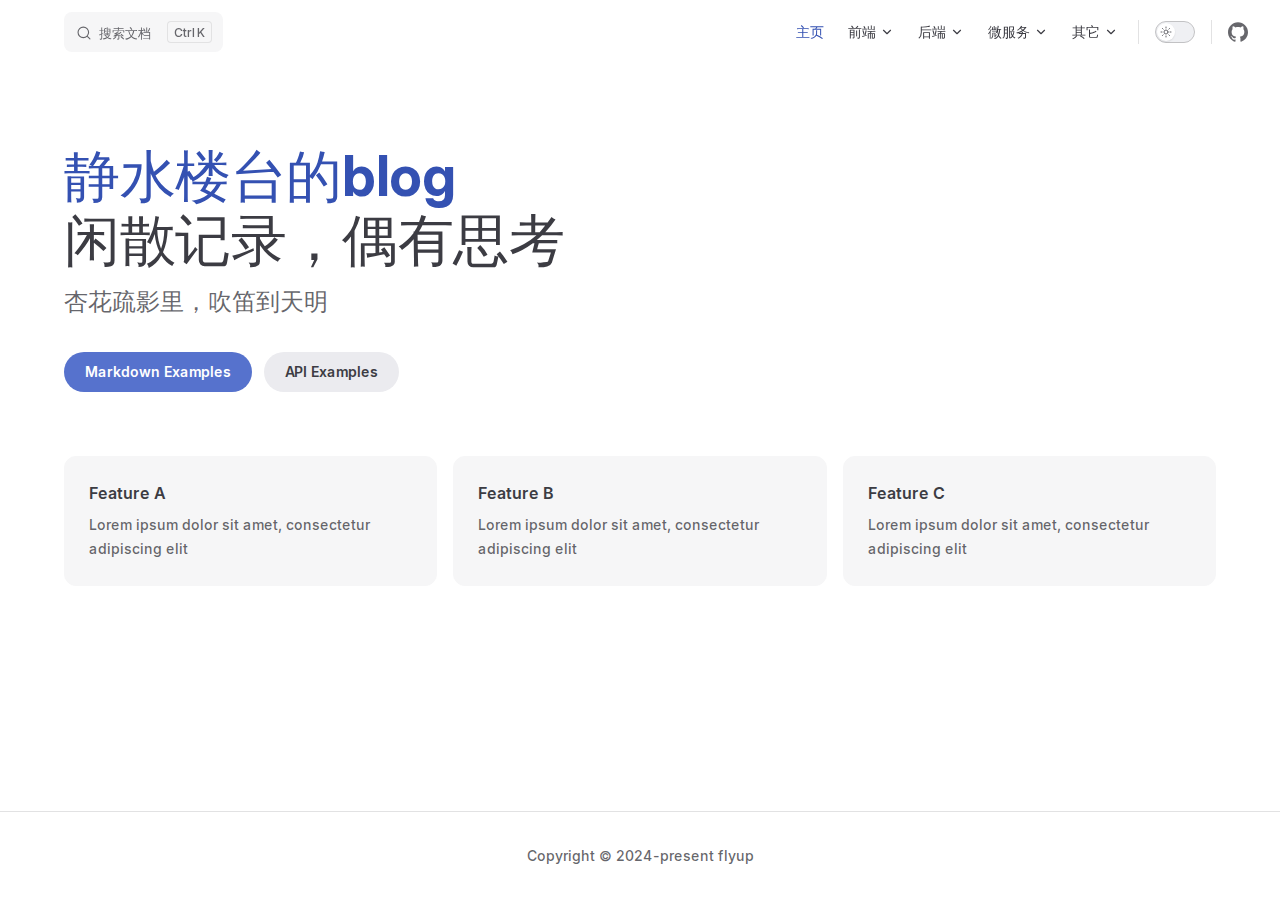
<file: index.html>
<!DOCTYPE html>
<html lang="en-US" dir="ltr">
  <head>
    <meta charset="utf-8">
    <meta name="viewport" content="width=device-width,initial-scale=1">
    <title>静水楼台</title>
    <meta name="description" content="A VitePress Site">
    <meta name="generator" content="VitePress v1.2.2">
    <link rel="preload stylesheet" href="/assets/style.Dsxo__y1.css" as="style">
    
    <script type="module" src="/assets/app.C6N6brQn.js"></script>
    <link rel="preload" href="/assets/inter-roman-latin.Di8DUHzh.woff2" as="font" type="font/woff2" crossorigin="">
    <link rel="modulepreload" href="/assets/chunks/framework.C6jertZK.js">
    <link rel="modulepreload" href="/assets/chunks/theme.Q3ihGwoc.js">
    <link rel="modulepreload" href="/assets/index.md.BDx7Co48.lean.js">
    <script id="check-dark-mode">(()=>{const e=localStorage.getItem("vitepress-theme-appearance")||"auto",a=window.matchMedia("(prefers-color-scheme: dark)").matches;(!e||e==="auto"?a:e==="dark")&&document.documentElement.classList.add("dark")})();</script>
    <script id="check-mac-os">document.documentElement.classList.toggle("mac",/Mac|iPhone|iPod|iPad/i.test(navigator.platform));</script>
  </head>
  <body>
    <div id="app"><div class="Layout" data-v-41e8be72><!--[--><!--]--><!--[--><span tabindex="-1" data-v-403b34f4></span><a href="#VPContent" class="VPSkipLink visually-hidden" data-v-403b34f4> Skip to content </a><!--]--><!----><header class="VPNav" data-v-41e8be72 data-v-e75c828d><div class="VPNavBar home top" data-v-e75c828d data-v-8dd71d78><div class="wrapper" data-v-8dd71d78><div class="container" data-v-8dd71d78><div class="title" data-v-8dd71d78><div class="VPNavBarTitle" data-v-8dd71d78 data-v-f6236270><a class="title" href="/" data-v-f6236270><!--[--><!--]--><!----><!----><!--[--><!--]--></a></div></div><div class="content" data-v-8dd71d78><div class="content-body" data-v-8dd71d78><!--[--><!--]--><div class="VPNavBarSearch search" data-v-8dd71d78><!--[--><!----><div id="local-search"><button type="button" class="DocSearch DocSearch-Button" aria-label="搜索文档"><span class="DocSearch-Button-Container"><span class="vp-icon DocSearch-Search-Icon"></span><span class="DocSearch-Button-Placeholder">搜索文档</span></span><span class="DocSearch-Button-Keys"><kbd class="DocSearch-Button-Key"></kbd><kbd class="DocSearch-Button-Key">K</kbd></span></button></div><!--]--></div><nav aria-labelledby="main-nav-aria-label" class="VPNavBarMenu menu" data-v-8dd71d78 data-v-fd4c8781><span id="main-nav-aria-label" class="visually-hidden" data-v-fd4c8781>Main Navigation</span><!--[--><!--[--><a class="VPLink link VPNavBarMenuLink active" href="/" tabindex="0" data-v-fd4c8781 data-v-ca770222><!--[--><span data-v-ca770222>主页</span><!--]--></a><!--]--><!--[--><div class="VPFlyout VPNavBarMenuGroup" data-v-fd4c8781 data-v-da01661c><button type="button" class="button" aria-haspopup="true" aria-expanded="false" data-v-da01661c><span class="text" data-v-da01661c><!----><span data-v-da01661c>前端</span><span class="vpi-chevron-down text-icon" data-v-da01661c></span></span></button><div class="menu" data-v-da01661c><div class="VPMenu" data-v-da01661c data-v-4656436b><div class="items" data-v-4656436b><!--[--><!--[--><div class="VPMenuLink" data-v-4656436b data-v-963e7a45><span class="VPLink" data-v-963e7a45><!--[-->Vue<!--]--></span></div><!--]--><!--[--><div class="VPMenuLink" data-v-4656436b data-v-963e7a45><span class="VPLink" data-v-963e7a45><!--[-->React<!--]--></span></div><!--]--><!--[--><div class="VPMenuLink" data-v-4656436b data-v-963e7a45><span class="VPLink" data-v-963e7a45><!--[-->Android<!--]--></span></div><!--]--><!--]--></div><!--[--><!--]--></div></div></div><!--]--><!--[--><div class="VPFlyout VPNavBarMenuGroup" data-v-fd4c8781 data-v-da01661c><button type="button" class="button" aria-haspopup="true" aria-expanded="false" data-v-da01661c><span class="text" data-v-da01661c><!----><span data-v-da01661c>后端</span><span class="vpi-chevron-down text-icon" data-v-da01661c></span></span></button><div class="menu" data-v-da01661c><div class="VPMenu" data-v-da01661c data-v-4656436b><div class="items" data-v-4656436b><!--[--><!--[--><div class="VPMenuLink" data-v-4656436b data-v-963e7a45><span class="VPLink" data-v-963e7a45><!--[-->MQ<!--]--></span></div><!--]--><!--[--><div class="VPMenuLink" data-v-4656436b data-v-963e7a45><span class="VPLink" data-v-963e7a45><!--[-->Redis<!--]--></span></div><!--]--><!--]--></div><!--[--><!--]--></div></div></div><!--]--><!--[--><div class="VPFlyout VPNavBarMenuGroup" data-v-fd4c8781 data-v-da01661c><button type="button" class="button" aria-haspopup="true" aria-expanded="false" data-v-da01661c><span class="text" data-v-da01661c><!----><span data-v-da01661c>微服务</span><span class="vpi-chevron-down text-icon" data-v-da01661c></span></span></button><div class="menu" data-v-da01661c><div class="VPMenu" data-v-da01661c data-v-4656436b><div class="items" data-v-4656436b><!--[--><!--[--><div class="VPMenuLink" data-v-4656436b data-v-963e7a45><span class="VPLink" data-v-963e7a45><!--[-->Spring Cloud<!--]--></span></div><!--]--><!--[--><div class="VPMenuLink" data-v-4656436b data-v-963e7a45><span class="VPLink" data-v-963e7a45><!--[-->Service Mesh<!--]--></span></div><!--]--><!--[--><div class="VPMenuLink" data-v-4656436b data-v-963e7a45><span class="VPLink" data-v-963e7a45><!--[-->Docker<!--]--></span></div><!--]--><!--[--><div class="VPMenuLink" data-v-4656436b data-v-963e7a45><span class="VPLink" data-v-963e7a45><!--[-->k8s<!--]--></span></div><!--]--><!--]--></div><!--[--><!--]--></div></div></div><!--]--><!--[--><div class="VPFlyout VPNavBarMenuGroup" data-v-fd4c8781 data-v-da01661c><button type="button" class="button" aria-haspopup="true" aria-expanded="false" data-v-da01661c><span class="text" data-v-da01661c><!----><span data-v-da01661c>其它</span><span class="vpi-chevron-down text-icon" data-v-da01661c></span></span></button><div class="menu" data-v-da01661c><div class="VPMenu" data-v-da01661c data-v-4656436b><div class="items" data-v-4656436b><!--[--><!--[--><div class="VPMenuLink" data-v-4656436b data-v-963e7a45><a class="VPLink link" href="/tools/Git%E7%AC%94%E8%AE%B0.html" data-v-963e7a45><!--[-->Git<!--]--></a></div><!--]--><!--[--><div class="VPMenuLink" data-v-4656436b data-v-963e7a45><a class="VPLink link" href="/tools/Maven%E7%AC%94%E8%AE%B0.html" data-v-963e7a45><!--[-->Maven<!--]--></a></div><!--]--><!--[--><div class="VPMenuLink" data-v-4656436b data-v-963e7a45><span class="VPLink" data-v-963e7a45><!--[-->语言<!--]--></span></div><!--]--><!--[--><div class="VPMenuLink" data-v-4656436b data-v-963e7a45><span class="VPLink" data-v-963e7a45><!--[-->杂<!--]--></span></div><!--]--><!--[--><div class="VPMenuLink" data-v-4656436b data-v-963e7a45><span class="VPLink" data-v-963e7a45><!--[-->方案设计<!--]--></span></div><!--]--><!--]--></div><!--[--><!--]--></div></div></div><!--]--><!--]--></nav><!----><div class="VPNavBarAppearance appearance" data-v-8dd71d78 data-v-31419d3d><button class="VPSwitch VPSwitchAppearance" type="button" role="switch" title="Switch to dark theme" aria-checked="false" data-v-31419d3d data-v-97b1538b data-v-10ac9a07><span class="check" data-v-10ac9a07><span class="icon" data-v-10ac9a07><!--[--><span class="vpi-sun sun" data-v-97b1538b></span><span class="vpi-moon moon" data-v-97b1538b></span><!--]--></span></span></button></div><div class="VPSocialLinks VPNavBarSocialLinks social-links" data-v-8dd71d78 data-v-4aea72c8 data-v-c48a77dc><!--[--><a class="VPSocialLink no-icon" href="https://github.com/vuejs/vitepress" aria-label="github" target="_blank" rel="noopener" data-v-c48a77dc data-v-4f038324><span class="vpi-social-github" /></a><!--]--></div><div class="VPFlyout VPNavBarExtra extra" data-v-8dd71d78 data-v-7a5a60f5 data-v-da01661c><button type="button" class="button" aria-haspopup="true" aria-expanded="false" aria-label="extra navigation" data-v-da01661c><span class="vpi-more-horizontal icon" data-v-da01661c></span></button><div class="menu" data-v-da01661c><div class="VPMenu" data-v-da01661c data-v-4656436b><!----><!--[--><!--[--><!----><div class="group" data-v-7a5a60f5><div class="item appearance" data-v-7a5a60f5><p class="label" data-v-7a5a60f5>Appearance</p><div class="appearance-action" data-v-7a5a60f5><button class="VPSwitch VPSwitchAppearance" type="button" role="switch" title="Switch to dark theme" aria-checked="false" data-v-7a5a60f5 data-v-97b1538b data-v-10ac9a07><span class="check" data-v-10ac9a07><span class="icon" data-v-10ac9a07><!--[--><span class="vpi-sun sun" data-v-97b1538b></span><span class="vpi-moon moon" data-v-97b1538b></span><!--]--></span></span></button></div></div></div><div class="group" data-v-7a5a60f5><div class="item social-links" data-v-7a5a60f5><div class="VPSocialLinks social-links-list" data-v-7a5a60f5 data-v-c48a77dc><!--[--><a class="VPSocialLink no-icon" href="https://github.com/vuejs/vitepress" aria-label="github" target="_blank" rel="noopener" data-v-c48a77dc data-v-4f038324><span class="vpi-social-github" /></a><!--]--></div></div></div><!--]--><!--]--></div></div></div><!--[--><!--]--><button type="button" class="VPNavBarHamburger hamburger" aria-label="mobile navigation" aria-expanded="false" aria-controls="VPNavScreen" data-v-8dd71d78 data-v-8b1b27ae><span class="container" data-v-8b1b27ae><span class="top" data-v-8b1b27ae></span><span class="middle" data-v-8b1b27ae></span><span class="bottom" data-v-8b1b27ae></span></span></button></div></div></div></div><div class="divider" data-v-8dd71d78><div class="divider-line" data-v-8dd71d78></div></div></div><!----></header><!----><!----><div class="VPContent is-home" id="VPContent" data-v-41e8be72 data-v-4c7856c6><div class="VPHome" data-v-4c7856c6 data-v-e862c2e4><!--[--><!--]--><div class="VPHero VPHomeHero" data-v-e862c2e4 data-v-e9b5f308><div class="container" data-v-e9b5f308><div class="main" data-v-e9b5f308><!--[--><!--]--><!--[--><h1 class="name" data-v-e9b5f308><span class="clip" data-v-e9b5f308>静水楼台的blog</span></h1><p class="text" data-v-e9b5f308>闲散记录，偶有思考</p><p class="tagline" data-v-e9b5f308>杏花疏影里，吹笛到天明</p><!--]--><!--[--><!--]--><div class="actions" data-v-e9b5f308><!--[--><div class="action" data-v-e9b5f308><a class="VPButton medium brand" href="/markdown-examples.html" data-v-e9b5f308 data-v-63896b25>Markdown Examples</a></div><div class="action" data-v-e9b5f308><a class="VPButton medium alt" href="/api-examples.html" data-v-e9b5f308 data-v-63896b25>API Examples</a></div><!--]--></div><!--[--><!--]--></div><!----></div></div><!--[--><!--]--><!--[--><!--]--><div class="VPFeatures VPHomeFeatures" data-v-e862c2e4 data-v-f8f62d7b><div class="container" data-v-f8f62d7b><div class="items" data-v-f8f62d7b><!--[--><div class="grid-3 item" data-v-f8f62d7b><div class="VPLink no-icon VPFeature" data-v-f8f62d7b data-v-544bc9a1><!--[--><article class="box" data-v-544bc9a1><!----><h2 class="title" data-v-544bc9a1>Feature A</h2><p class="details" data-v-544bc9a1>Lorem ipsum dolor sit amet, consectetur adipiscing elit</p><!----></article><!--]--></div></div><div class="grid-3 item" data-v-f8f62d7b><div class="VPLink no-icon VPFeature" data-v-f8f62d7b data-v-544bc9a1><!--[--><article class="box" data-v-544bc9a1><!----><h2 class="title" data-v-544bc9a1>Feature B</h2><p class="details" data-v-544bc9a1>Lorem ipsum dolor sit amet, consectetur adipiscing elit</p><!----></article><!--]--></div></div><div class="grid-3 item" data-v-f8f62d7b><div class="VPLink no-icon VPFeature" data-v-f8f62d7b data-v-544bc9a1><!--[--><article class="box" data-v-544bc9a1><!----><h2 class="title" data-v-544bc9a1>Feature C</h2><p class="details" data-v-544bc9a1>Lorem ipsum dolor sit amet, consectetur adipiscing elit</p><!----></article><!--]--></div></div><!--]--></div></div></div><!--[--><!--]--><div class="vp-doc container" style="" data-v-e862c2e4 data-v-e22d30d6><!--[--><div style="position:relative;" data-v-e862c2e4><div></div></div><!--]--></div></div></div><footer class="VPFooter" data-v-41e8be72 data-v-5a830141><div class="container" data-v-5a830141><!----><p class="copyright" data-v-5a830141>Copyright © 2024-present flyup</p></div></footer><!--[--><!--]--></div></div>
    <script>window.__VP_HASH_MAP__=JSON.parse("{\"api-examples.md\":\"CN8Pr7XH\",\"index.md\":\"BDx7Co48\",\"tools_idea笔记.md\":\"CE52obq3\",\"markdown-examples.md\":\"ClQMPoHM\",\"tools_gradle笔记.md\":\"D69W1cAv\",\"tools_jenkins笔记.md\":\"Duh5dcLy\",\"tools_maven笔记.md\":\"gqv0BwnT\",\"tools_git笔记.md\":\"B6vngqqK\",\"tools_sonarqube笔记.md\":\"DJczLg3K\",\"tools_vagrant_vagrant入门.md\":\"DoAlfabo\"}");window.__VP_SITE_DATA__=JSON.parse("{\"lang\":\"en-US\",\"dir\":\"ltr\",\"title\":\"静水楼台\",\"description\":\"A VitePress Site\",\"base\":\"/\",\"head\":[],\"router\":{\"prefetchLinks\":true},\"appearance\":true,\"themeConfig\":{\"logo\":\"\",\"siteTitle\":\"\",\"outlineTitle\":\"目录\",\"outline\":[2,6],\"nav\":[{\"text\":\"主页\",\"link\":\"/\"},{\"text\":\"前端\",\"items\":[{\"text\":\"Vue\",\"link\":\"\"},{\"text\":\"React\",\"link\":\"\"},{\"text\":\"Android\",\"link\":\"\"}]},{\"text\":\"后端\",\"items\":[{\"text\":\"MQ\",\"link\":\"\"},{\"text\":\"Redis\",\"link\":\"\"}]},{\"text\":\"微服务\",\"items\":[{\"text\":\"Spring Cloud\",\"link\":\"\"},{\"text\":\"Service Mesh\",\"link\":\"\"},{\"text\":\"Docker\",\"link\":\"\"},{\"text\":\"k8s\",\"link\":\"\"}]},{\"text\":\"其它\",\"items\":[{\"text\":\"Git\",\"link\":\"tools/Git笔记\"},{\"text\":\"Maven\",\"link\":\"tools/Maven笔记\"},{\"text\":\"语言\",\"link\":\"\"},{\"text\":\"杂\",\"link\":\"\"},{\"text\":\"方案设计\",\"link\":\"\"}]}],\"sidebar\":{\"/tools1111/\":[{\"text\":\"Examples\",\"collapsible\":true,\"collapsed\":true,\"items\":[{\"text\":\"Markdown Examples\",\"link\":\"/markdown-examples\"},{\"text\":\"Runtime API Examples\",\"link\":\"/api-examples\"},{\"text\":\"入门\",\"link\":\"\"},{\"text\":\"进阶\",\"link\":\"\"}]},{\"text\":\"Examples2\",\"collapsible\":true,\"collapsed\":true,\"items\":[{\"text\":\"FAQ\",\"link\":\"\"},{\"text\":\"最佳实践\",\"link\":\"\"}]}]},\"socialLinks\":[{\"icon\":\"github\",\"link\":\"https://github.com/vuejs/vitepress\"}],\"search\":{\"provider\":\"local\",\"options\":{\"translations\":{\"button\":{\"buttonText\":\"搜索文档\",\"buttonAriaLabel\":\"搜索文档\"},\"modal\":{\"noResultsText\":\"无法找到相关结果\",\"resetButtonTitle\":\"清除查询条件\",\"footer\":{\"selectText\":\"选择\",\"navigateText\":\"切换\"}}}}},\"footer\":{\"copyright\":\"Copyright © 2024-present flyup\"}},\"locales\":{},\"scrollOffset\":134,\"cleanUrls\":false}");</script>
    
  </body>
</html>
</file>
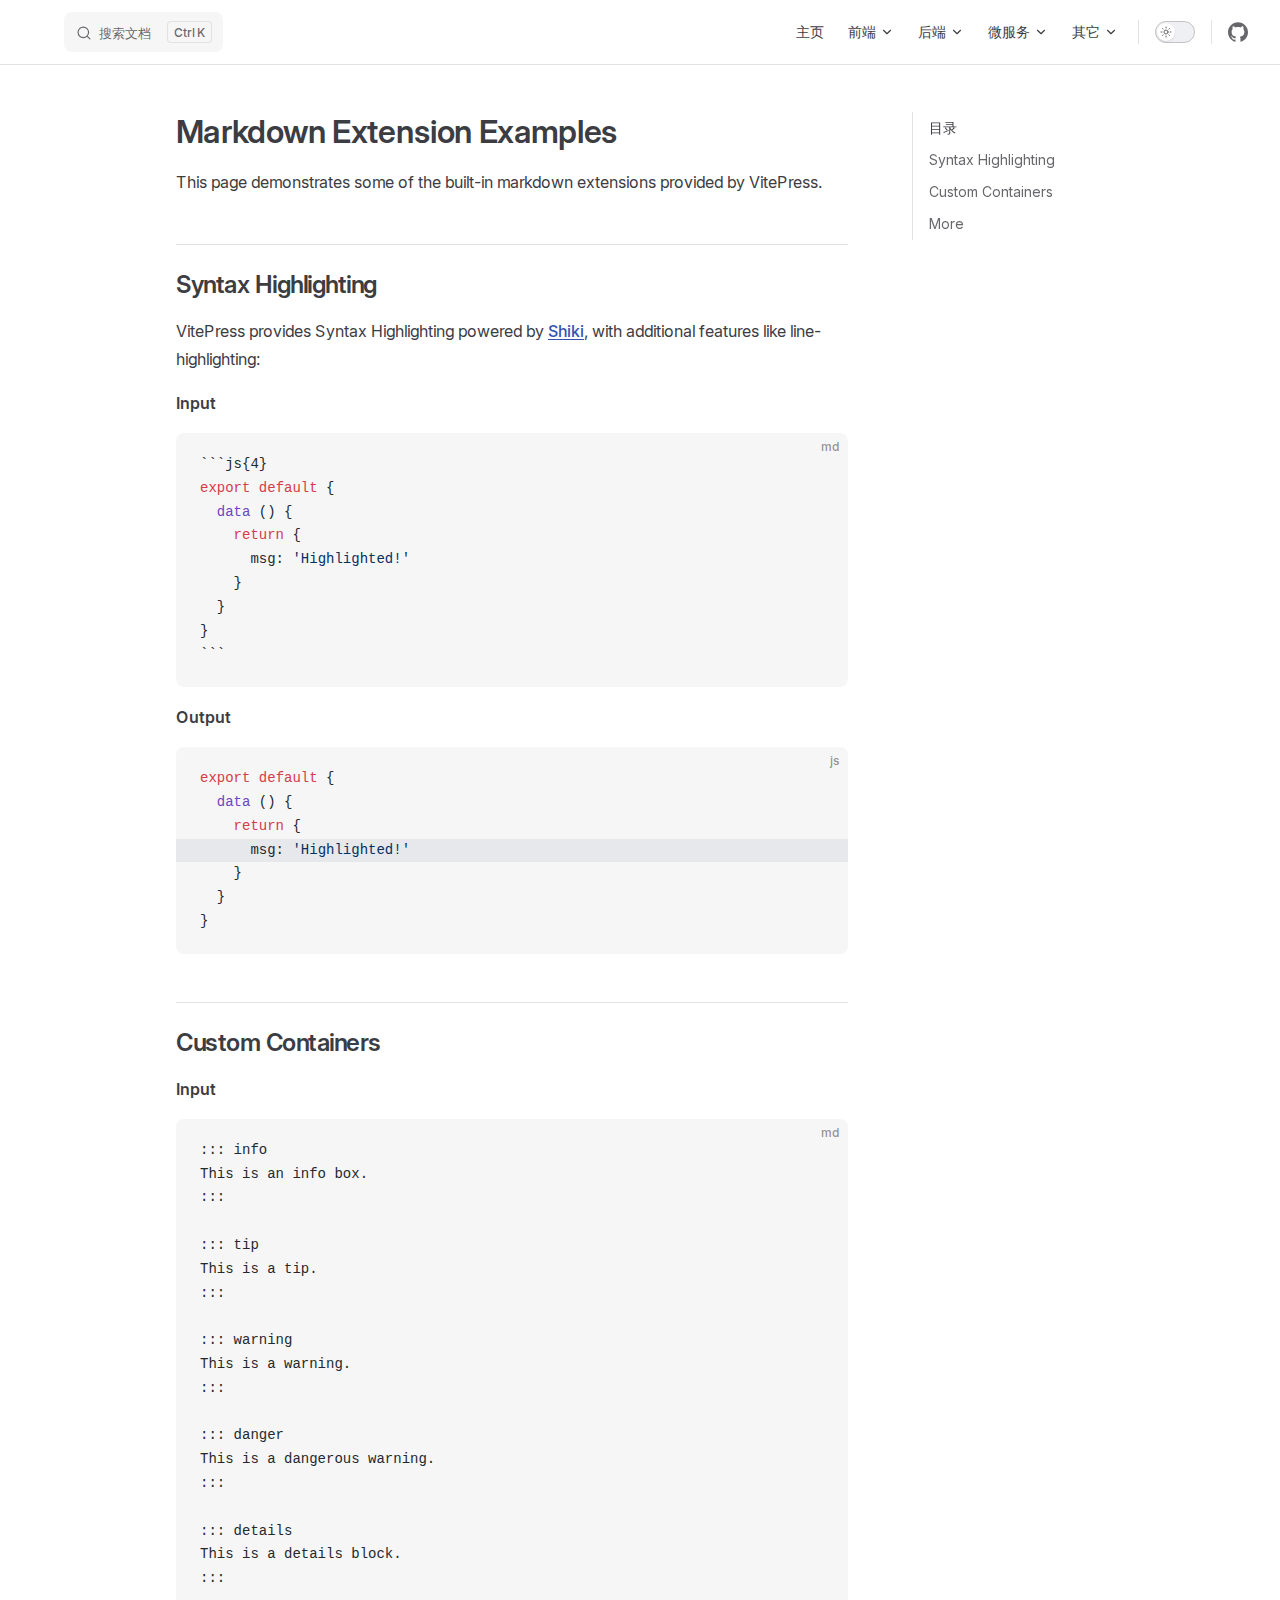
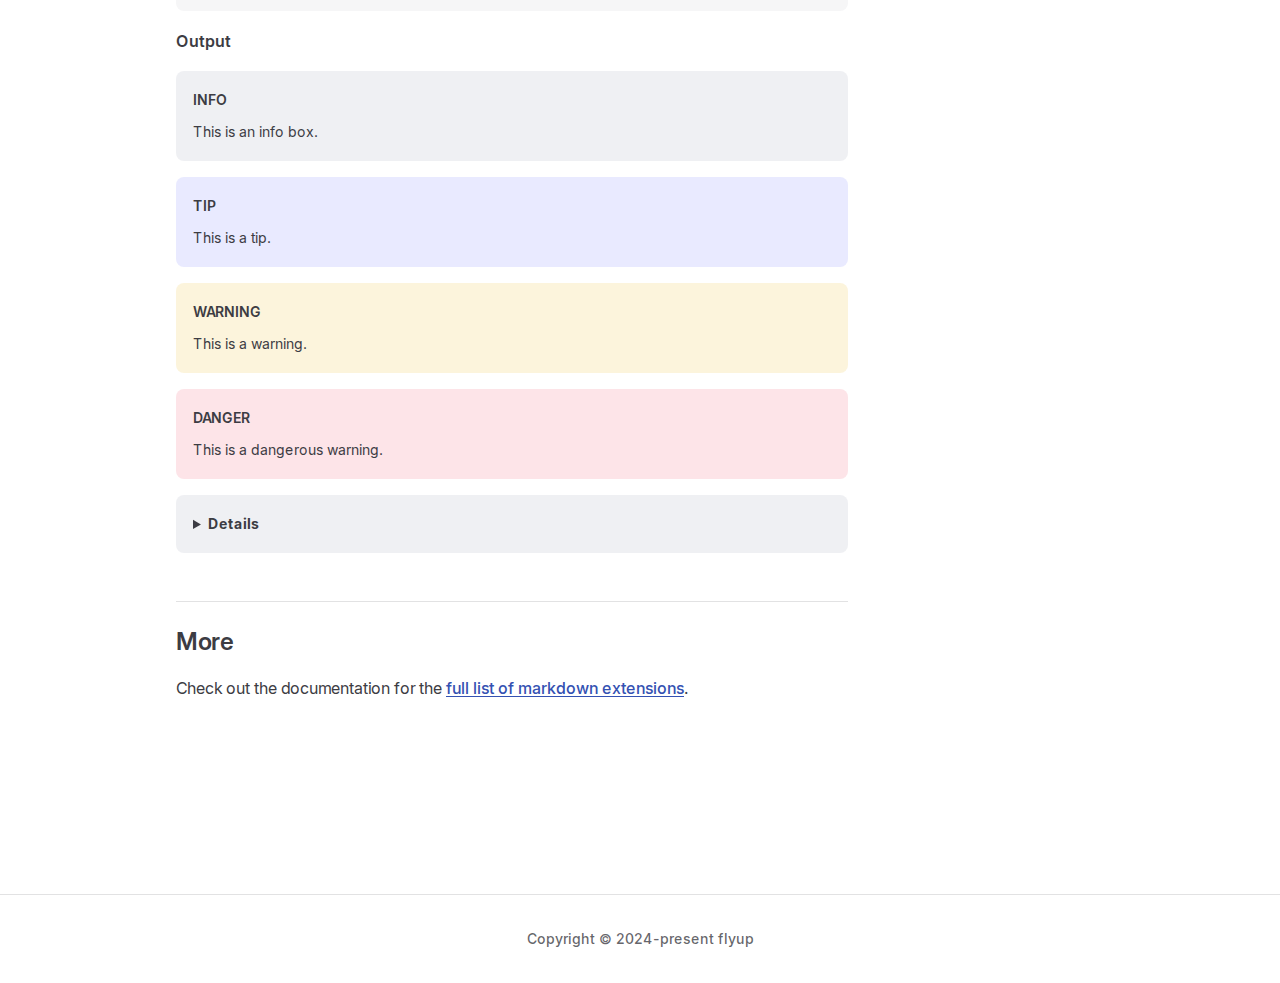
<file: markdown-examples.html>
<!DOCTYPE html>
<html lang="en-US" dir="ltr">
  <head>
    <meta charset="utf-8">
    <meta name="viewport" content="width=device-width,initial-scale=1">
    <title>Markdown Extension Examples | 静水楼台</title>
    <meta name="description" content="A VitePress Site">
    <meta name="generator" content="VitePress v1.2.2">
    <link rel="preload stylesheet" href="/assets/style.Dsxo__y1.css" as="style">
    
    <script type="module" src="/assets/app.C6N6brQn.js"></script>
    <link rel="preload" href="/assets/inter-roman-latin.Di8DUHzh.woff2" as="font" type="font/woff2" crossorigin="">
    <link rel="modulepreload" href="/assets/chunks/framework.C6jertZK.js">
    <link rel="modulepreload" href="/assets/chunks/theme.Q3ihGwoc.js">
    <link rel="modulepreload" href="/assets/markdown-examples.md.ClQMPoHM.lean.js">
    <script id="check-dark-mode">(()=>{const e=localStorage.getItem("vitepress-theme-appearance")||"auto",a=window.matchMedia("(prefers-color-scheme: dark)").matches;(!e||e==="auto"?a:e==="dark")&&document.documentElement.classList.add("dark")})();</script>
    <script id="check-mac-os">document.documentElement.classList.toggle("mac",/Mac|iPhone|iPod|iPad/i.test(navigator.platform));</script>
  </head>
  <body>
    <div id="app"><div class="Layout" data-v-41e8be72><!--[--><!--]--><!--[--><span tabindex="-1" data-v-403b34f4></span><a href="#VPContent" class="VPSkipLink visually-hidden" data-v-403b34f4> Skip to content </a><!--]--><!----><header class="VPNav" data-v-41e8be72 data-v-e75c828d><div class="VPNavBar top" data-v-e75c828d data-v-8dd71d78><div class="wrapper" data-v-8dd71d78><div class="container" data-v-8dd71d78><div class="title" data-v-8dd71d78><div class="VPNavBarTitle" data-v-8dd71d78 data-v-f6236270><a class="title" href="/" data-v-f6236270><!--[--><!--]--><!----><!----><!--[--><!--]--></a></div></div><div class="content" data-v-8dd71d78><div class="content-body" data-v-8dd71d78><!--[--><!--]--><div class="VPNavBarSearch search" data-v-8dd71d78><!--[--><!----><div id="local-search"><button type="button" class="DocSearch DocSearch-Button" aria-label="搜索文档"><span class="DocSearch-Button-Container"><span class="vp-icon DocSearch-Search-Icon"></span><span class="DocSearch-Button-Placeholder">搜索文档</span></span><span class="DocSearch-Button-Keys"><kbd class="DocSearch-Button-Key"></kbd><kbd class="DocSearch-Button-Key">K</kbd></span></button></div><!--]--></div><nav aria-labelledby="main-nav-aria-label" class="VPNavBarMenu menu" data-v-8dd71d78 data-v-fd4c8781><span id="main-nav-aria-label" class="visually-hidden" data-v-fd4c8781>Main Navigation</span><!--[--><!--[--><a class="VPLink link VPNavBarMenuLink" href="/" tabindex="0" data-v-fd4c8781 data-v-ca770222><!--[--><span data-v-ca770222>主页</span><!--]--></a><!--]--><!--[--><div class="VPFlyout VPNavBarMenuGroup" data-v-fd4c8781 data-v-da01661c><button type="button" class="button" aria-haspopup="true" aria-expanded="false" data-v-da01661c><span class="text" data-v-da01661c><!----><span data-v-da01661c>前端</span><span class="vpi-chevron-down text-icon" data-v-da01661c></span></span></button><div class="menu" data-v-da01661c><div class="VPMenu" data-v-da01661c data-v-4656436b><div class="items" data-v-4656436b><!--[--><!--[--><div class="VPMenuLink" data-v-4656436b data-v-963e7a45><span class="VPLink" data-v-963e7a45><!--[-->Vue<!--]--></span></div><!--]--><!--[--><div class="VPMenuLink" data-v-4656436b data-v-963e7a45><span class="VPLink" data-v-963e7a45><!--[-->React<!--]--></span></div><!--]--><!--[--><div class="VPMenuLink" data-v-4656436b data-v-963e7a45><span class="VPLink" data-v-963e7a45><!--[-->Android<!--]--></span></div><!--]--><!--]--></div><!--[--><!--]--></div></div></div><!--]--><!--[--><div class="VPFlyout VPNavBarMenuGroup" data-v-fd4c8781 data-v-da01661c><button type="button" class="button" aria-haspopup="true" aria-expanded="false" data-v-da01661c><span class="text" data-v-da01661c><!----><span data-v-da01661c>后端</span><span class="vpi-chevron-down text-icon" data-v-da01661c></span></span></button><div class="menu" data-v-da01661c><div class="VPMenu" data-v-da01661c data-v-4656436b><div class="items" data-v-4656436b><!--[--><!--[--><div class="VPMenuLink" data-v-4656436b data-v-963e7a45><span class="VPLink" data-v-963e7a45><!--[-->MQ<!--]--></span></div><!--]--><!--[--><div class="VPMenuLink" data-v-4656436b data-v-963e7a45><span class="VPLink" data-v-963e7a45><!--[-->Redis<!--]--></span></div><!--]--><!--]--></div><!--[--><!--]--></div></div></div><!--]--><!--[--><div class="VPFlyout VPNavBarMenuGroup" data-v-fd4c8781 data-v-da01661c><button type="button" class="button" aria-haspopup="true" aria-expanded="false" data-v-da01661c><span class="text" data-v-da01661c><!----><span data-v-da01661c>微服务</span><span class="vpi-chevron-down text-icon" data-v-da01661c></span></span></button><div class="menu" data-v-da01661c><div class="VPMenu" data-v-da01661c data-v-4656436b><div class="items" data-v-4656436b><!--[--><!--[--><div class="VPMenuLink" data-v-4656436b data-v-963e7a45><span class="VPLink" data-v-963e7a45><!--[-->Spring Cloud<!--]--></span></div><!--]--><!--[--><div class="VPMenuLink" data-v-4656436b data-v-963e7a45><span class="VPLink" data-v-963e7a45><!--[-->Service Mesh<!--]--></span></div><!--]--><!--[--><div class="VPMenuLink" data-v-4656436b data-v-963e7a45><span class="VPLink" data-v-963e7a45><!--[-->Docker<!--]--></span></div><!--]--><!--[--><div class="VPMenuLink" data-v-4656436b data-v-963e7a45><span class="VPLink" data-v-963e7a45><!--[-->k8s<!--]--></span></div><!--]--><!--]--></div><!--[--><!--]--></div></div></div><!--]--><!--[--><div class="VPFlyout VPNavBarMenuGroup" data-v-fd4c8781 data-v-da01661c><button type="button" class="button" aria-haspopup="true" aria-expanded="false" data-v-da01661c><span class="text" data-v-da01661c><!----><span data-v-da01661c>其它</span><span class="vpi-chevron-down text-icon" data-v-da01661c></span></span></button><div class="menu" data-v-da01661c><div class="VPMenu" data-v-da01661c data-v-4656436b><div class="items" data-v-4656436b><!--[--><!--[--><div class="VPMenuLink" data-v-4656436b data-v-963e7a45><a class="VPLink link" href="/tools/Git%E7%AC%94%E8%AE%B0.html" data-v-963e7a45><!--[-->Git<!--]--></a></div><!--]--><!--[--><div class="VPMenuLink" data-v-4656436b data-v-963e7a45><a class="VPLink link" href="/tools/Maven%E7%AC%94%E8%AE%B0.html" data-v-963e7a45><!--[-->Maven<!--]--></a></div><!--]--><!--[--><div class="VPMenuLink" data-v-4656436b data-v-963e7a45><span class="VPLink" data-v-963e7a45><!--[-->语言<!--]--></span></div><!--]--><!--[--><div class="VPMenuLink" data-v-4656436b data-v-963e7a45><span class="VPLink" data-v-963e7a45><!--[-->杂<!--]--></span></div><!--]--><!--[--><div class="VPMenuLink" data-v-4656436b data-v-963e7a45><span class="VPLink" data-v-963e7a45><!--[-->方案设计<!--]--></span></div><!--]--><!--]--></div><!--[--><!--]--></div></div></div><!--]--><!--]--></nav><!----><div class="VPNavBarAppearance appearance" data-v-8dd71d78 data-v-31419d3d><button class="VPSwitch VPSwitchAppearance" type="button" role="switch" title="Switch to dark theme" aria-checked="false" data-v-31419d3d data-v-97b1538b data-v-10ac9a07><span class="check" data-v-10ac9a07><span class="icon" data-v-10ac9a07><!--[--><span class="vpi-sun sun" data-v-97b1538b></span><span class="vpi-moon moon" data-v-97b1538b></span><!--]--></span></span></button></div><div class="VPSocialLinks VPNavBarSocialLinks social-links" data-v-8dd71d78 data-v-4aea72c8 data-v-c48a77dc><!--[--><a class="VPSocialLink no-icon" href="https://github.com/vuejs/vitepress" aria-label="github" target="_blank" rel="noopener" data-v-c48a77dc data-v-4f038324><span class="vpi-social-github" /></a><!--]--></div><div class="VPFlyout VPNavBarExtra extra" data-v-8dd71d78 data-v-7a5a60f5 data-v-da01661c><button type="button" class="button" aria-haspopup="true" aria-expanded="false" aria-label="extra navigation" data-v-da01661c><span class="vpi-more-horizontal icon" data-v-da01661c></span></button><div class="menu" data-v-da01661c><div class="VPMenu" data-v-da01661c data-v-4656436b><!----><!--[--><!--[--><!----><div class="group" data-v-7a5a60f5><div class="item appearance" data-v-7a5a60f5><p class="label" data-v-7a5a60f5>Appearance</p><div class="appearance-action" data-v-7a5a60f5><button class="VPSwitch VPSwitchAppearance" type="button" role="switch" title="Switch to dark theme" aria-checked="false" data-v-7a5a60f5 data-v-97b1538b data-v-10ac9a07><span class="check" data-v-10ac9a07><span class="icon" data-v-10ac9a07><!--[--><span class="vpi-sun sun" data-v-97b1538b></span><span class="vpi-moon moon" data-v-97b1538b></span><!--]--></span></span></button></div></div></div><div class="group" data-v-7a5a60f5><div class="item social-links" data-v-7a5a60f5><div class="VPSocialLinks social-links-list" data-v-7a5a60f5 data-v-c48a77dc><!--[--><a class="VPSocialLink no-icon" href="https://github.com/vuejs/vitepress" aria-label="github" target="_blank" rel="noopener" data-v-c48a77dc data-v-4f038324><span class="vpi-social-github" /></a><!--]--></div></div></div><!--]--><!--]--></div></div></div><!--[--><!--]--><button type="button" class="VPNavBarHamburger hamburger" aria-label="mobile navigation" aria-expanded="false" aria-controls="VPNavScreen" data-v-8dd71d78 data-v-8b1b27ae><span class="container" data-v-8b1b27ae><span class="top" data-v-8b1b27ae></span><span class="middle" data-v-8b1b27ae></span><span class="bottom" data-v-8b1b27ae></span></span></button></div></div></div></div><div class="divider" data-v-8dd71d78><div class="divider-line" data-v-8dd71d78></div></div></div><!----></header><div class="VPLocalNav empty fixed" data-v-41e8be72 data-v-13941054><div class="container" data-v-13941054><!----><div class="VPLocalNavOutlineDropdown" style="--vp-vh:0px;" data-v-13941054 data-v-b5f027b0><button data-v-b5f027b0>Return to top</button><!----></div></div></div><!----><div class="VPContent" id="VPContent" data-v-41e8be72 data-v-4c7856c6><div class="VPDoc has-aside" data-v-4c7856c6 data-v-54e61e03><!--[--><!--]--><div class="container" data-v-54e61e03><div class="aside" data-v-54e61e03><div class="aside-curtain" data-v-54e61e03></div><div class="aside-container" data-v-54e61e03><div class="aside-content" data-v-54e61e03><div class="VPDocAside" data-v-54e61e03 data-v-f245b7e5><!--[--><!--]--><!--[--><!--]--><nav aria-labelledby="doc-outline-aria-label" class="VPDocAsideOutline" data-v-f245b7e5 data-v-e57a11cf><div class="content" data-v-e57a11cf><div class="outline-marker" data-v-e57a11cf></div><div aria-level="2" class="outline-title" id="doc-outline-aria-label" role="heading" data-v-e57a11cf>目录</div><ul class="VPDocOutlineItem root" data-v-e57a11cf data-v-1c0a706d><!--[--><!--]--></ul></div></nav><!--[--><!--]--><div class="spacer" data-v-f245b7e5></div><!--[--><!--]--><!----><!--[--><!--]--><!--[--><!--]--></div></div></div></div><div class="content" data-v-54e61e03><div class="content-container" data-v-54e61e03><!--[--><!--]--><main class="main" data-v-54e61e03><div style="position:relative;" class="vp-doc _markdown-examples" data-v-54e61e03><div><h1 id="markdown-extension-examples" tabindex="-1">Markdown Extension Examples <a class="header-anchor" href="#markdown-extension-examples" aria-label="Permalink to &quot;Markdown Extension Examples&quot;">​</a></h1><p>This page demonstrates some of the built-in markdown extensions provided by VitePress.</p><h2 id="syntax-highlighting" tabindex="-1">Syntax Highlighting <a class="header-anchor" href="#syntax-highlighting" aria-label="Permalink to &quot;Syntax Highlighting&quot;">​</a></h2><p>VitePress provides Syntax Highlighting powered by <a href="https://github.com/shikijs/shiki" target="_blank" rel="noreferrer">Shiki</a>, with additional features like line-highlighting:</p><p><strong>Input</strong></p><div class="language-md vp-adaptive-theme"><button title="Copy Code" class="copy"></button><span class="lang">md</span><pre class="shiki shiki-themes github-light github-dark vp-code" tabindex="0"><code><span class="line"><span style="--shiki-light:#24292E;--shiki-dark:#E1E4E8;">```js{4}</span></span>
<span class="line"><span style="--shiki-light:#D73A49;--shiki-dark:#F97583;">export</span><span style="--shiki-light:#D73A49;--shiki-dark:#F97583;"> default</span><span style="--shiki-light:#24292E;--shiki-dark:#E1E4E8;"> {</span></span>
<span class="line"><span style="--shiki-light:#6F42C1;--shiki-dark:#B392F0;">  data</span><span style="--shiki-light:#24292E;--shiki-dark:#E1E4E8;"> () {</span></span>
<span class="line"><span style="--shiki-light:#D73A49;--shiki-dark:#F97583;">    return</span><span style="--shiki-light:#24292E;--shiki-dark:#E1E4E8;"> {</span></span>
<span class="line"><span style="--shiki-light:#24292E;--shiki-dark:#E1E4E8;">      msg: </span><span style="--shiki-light:#032F62;--shiki-dark:#9ECBFF;">&#39;Highlighted!&#39;</span></span>
<span class="line"><span style="--shiki-light:#24292E;--shiki-dark:#E1E4E8;">    }</span></span>
<span class="line"><span style="--shiki-light:#24292E;--shiki-dark:#E1E4E8;">  }</span></span>
<span class="line"><span style="--shiki-light:#24292E;--shiki-dark:#E1E4E8;">}</span></span>
<span class="line"><span style="--shiki-light:#24292E;--shiki-dark:#E1E4E8;">```</span></span></code></pre></div><p><strong>Output</strong></p><div class="language-js vp-adaptive-theme"><button title="Copy Code" class="copy"></button><span class="lang">js</span><pre class="shiki shiki-themes github-light github-dark vp-code" tabindex="0"><code><span class="line"><span style="--shiki-light:#D73A49;--shiki-dark:#F97583;">export</span><span style="--shiki-light:#D73A49;--shiki-dark:#F97583;"> default</span><span style="--shiki-light:#24292E;--shiki-dark:#E1E4E8;"> {</span></span>
<span class="line"><span style="--shiki-light:#6F42C1;--shiki-dark:#B392F0;">  data</span><span style="--shiki-light:#24292E;--shiki-dark:#E1E4E8;"> () {</span></span>
<span class="line"><span style="--shiki-light:#D73A49;--shiki-dark:#F97583;">    return</span><span style="--shiki-light:#24292E;--shiki-dark:#E1E4E8;"> {</span></span>
<span class="line highlighted"><span style="--shiki-light:#24292E;--shiki-dark:#E1E4E8;">      msg: </span><span style="--shiki-light:#032F62;--shiki-dark:#9ECBFF;">&#39;Highlighted!&#39;</span></span>
<span class="line"><span style="--shiki-light:#24292E;--shiki-dark:#E1E4E8;">    }</span></span>
<span class="line"><span style="--shiki-light:#24292E;--shiki-dark:#E1E4E8;">  }</span></span>
<span class="line"><span style="--shiki-light:#24292E;--shiki-dark:#E1E4E8;">}</span></span></code></pre></div><h2 id="custom-containers" tabindex="-1">Custom Containers <a class="header-anchor" href="#custom-containers" aria-label="Permalink to &quot;Custom Containers&quot;">​</a></h2><p><strong>Input</strong></p><div class="language-md vp-adaptive-theme"><button title="Copy Code" class="copy"></button><span class="lang">md</span><pre class="shiki shiki-themes github-light github-dark vp-code" tabindex="0"><code><span class="line"><span style="--shiki-light:#24292E;--shiki-dark:#E1E4E8;">::: info</span></span>
<span class="line"><span style="--shiki-light:#24292E;--shiki-dark:#E1E4E8;">This is an info box.</span></span>
<span class="line"><span style="--shiki-light:#24292E;--shiki-dark:#E1E4E8;">:::</span></span>
<span class="line"></span>
<span class="line"><span style="--shiki-light:#24292E;--shiki-dark:#E1E4E8;">::: tip</span></span>
<span class="line"><span style="--shiki-light:#24292E;--shiki-dark:#E1E4E8;">This is a tip.</span></span>
<span class="line"><span style="--shiki-light:#24292E;--shiki-dark:#E1E4E8;">:::</span></span>
<span class="line"></span>
<span class="line"><span style="--shiki-light:#24292E;--shiki-dark:#E1E4E8;">::: warning</span></span>
<span class="line"><span style="--shiki-light:#24292E;--shiki-dark:#E1E4E8;">This is a warning.</span></span>
<span class="line"><span style="--shiki-light:#24292E;--shiki-dark:#E1E4E8;">:::</span></span>
<span class="line"></span>
<span class="line"><span style="--shiki-light:#24292E;--shiki-dark:#E1E4E8;">::: danger</span></span>
<span class="line"><span style="--shiki-light:#24292E;--shiki-dark:#E1E4E8;">This is a dangerous warning.</span></span>
<span class="line"><span style="--shiki-light:#24292E;--shiki-dark:#E1E4E8;">:::</span></span>
<span class="line"></span>
<span class="line"><span style="--shiki-light:#24292E;--shiki-dark:#E1E4E8;">::: details</span></span>
<span class="line"><span style="--shiki-light:#24292E;--shiki-dark:#E1E4E8;">This is a details block.</span></span>
<span class="line"><span style="--shiki-light:#24292E;--shiki-dark:#E1E4E8;">:::</span></span></code></pre></div><p><strong>Output</strong></p><div class="info custom-block"><p class="custom-block-title">INFO</p><p>This is an info box.</p></div><div class="tip custom-block"><p class="custom-block-title">TIP</p><p>This is a tip.</p></div><div class="warning custom-block"><p class="custom-block-title">WARNING</p><p>This is a warning.</p></div><div class="danger custom-block"><p class="custom-block-title">DANGER</p><p>This is a dangerous warning.</p></div><details class="details custom-block"><summary>Details</summary><p>This is a details block.</p></details><h2 id="more" tabindex="-1">More <a class="header-anchor" href="#more" aria-label="Permalink to &quot;More&quot;">​</a></h2><p>Check out the documentation for the <a href="https://vitepress.dev/guide/markdown" target="_blank" rel="noreferrer">full list of markdown extensions</a>.</p></div></div></main><footer class="VPDocFooter" data-v-54e61e03 data-v-98758174><!--[--><!--]--><!----><!----></footer><!--[--><!--]--></div></div></div><!--[--><!--]--></div></div><footer class="VPFooter" data-v-41e8be72 data-v-5a830141><div class="container" data-v-5a830141><!----><p class="copyright" data-v-5a830141>Copyright © 2024-present flyup</p></div></footer><!--[--><!--]--></div></div>
    <script>window.__VP_HASH_MAP__=JSON.parse("{\"api-examples.md\":\"CN8Pr7XH\",\"index.md\":\"BDx7Co48\",\"tools_idea笔记.md\":\"CE52obq3\",\"markdown-examples.md\":\"ClQMPoHM\",\"tools_gradle笔记.md\":\"D69W1cAv\",\"tools_jenkins笔记.md\":\"Duh5dcLy\",\"tools_maven笔记.md\":\"gqv0BwnT\",\"tools_git笔记.md\":\"B6vngqqK\",\"tools_sonarqube笔记.md\":\"DJczLg3K\",\"tools_vagrant_vagrant入门.md\":\"DoAlfabo\"}");window.__VP_SITE_DATA__=JSON.parse("{\"lang\":\"en-US\",\"dir\":\"ltr\",\"title\":\"静水楼台\",\"description\":\"A VitePress Site\",\"base\":\"/\",\"head\":[],\"router\":{\"prefetchLinks\":true},\"appearance\":true,\"themeConfig\":{\"logo\":\"\",\"siteTitle\":\"\",\"outlineTitle\":\"目录\",\"outline\":[2,6],\"nav\":[{\"text\":\"主页\",\"link\":\"/\"},{\"text\":\"前端\",\"items\":[{\"text\":\"Vue\",\"link\":\"\"},{\"text\":\"React\",\"link\":\"\"},{\"text\":\"Android\",\"link\":\"\"}]},{\"text\":\"后端\",\"items\":[{\"text\":\"MQ\",\"link\":\"\"},{\"text\":\"Redis\",\"link\":\"\"}]},{\"text\":\"微服务\",\"items\":[{\"text\":\"Spring Cloud\",\"link\":\"\"},{\"text\":\"Service Mesh\",\"link\":\"\"},{\"text\":\"Docker\",\"link\":\"\"},{\"text\":\"k8s\",\"link\":\"\"}]},{\"text\":\"其它\",\"items\":[{\"text\":\"Git\",\"link\":\"tools/Git笔记\"},{\"text\":\"Maven\",\"link\":\"tools/Maven笔记\"},{\"text\":\"语言\",\"link\":\"\"},{\"text\":\"杂\",\"link\":\"\"},{\"text\":\"方案设计\",\"link\":\"\"}]}],\"sidebar\":{\"/tools1111/\":[{\"text\":\"Examples\",\"collapsible\":true,\"collapsed\":true,\"items\":[{\"text\":\"Markdown Examples\",\"link\":\"/markdown-examples\"},{\"text\":\"Runtime API Examples\",\"link\":\"/api-examples\"},{\"text\":\"入门\",\"link\":\"\"},{\"text\":\"进阶\",\"link\":\"\"}]},{\"text\":\"Examples2\",\"collapsible\":true,\"collapsed\":true,\"items\":[{\"text\":\"FAQ\",\"link\":\"\"},{\"text\":\"最佳实践\",\"link\":\"\"}]}]},\"socialLinks\":[{\"icon\":\"github\",\"link\":\"https://github.com/vuejs/vitepress\"}],\"search\":{\"provider\":\"local\",\"options\":{\"translations\":{\"button\":{\"buttonText\":\"搜索文档\",\"buttonAriaLabel\":\"搜索文档\"},\"modal\":{\"noResultsText\":\"无法找到相关结果\",\"resetButtonTitle\":\"清除查询条件\",\"footer\":{\"selectText\":\"选择\",\"navigateText\":\"切换\"}}}}},\"footer\":{\"copyright\":\"Copyright © 2024-present flyup\"}},\"locales\":{},\"scrollOffset\":134,\"cleanUrls\":false}");</script>
    
  </body>
</html>
</file>
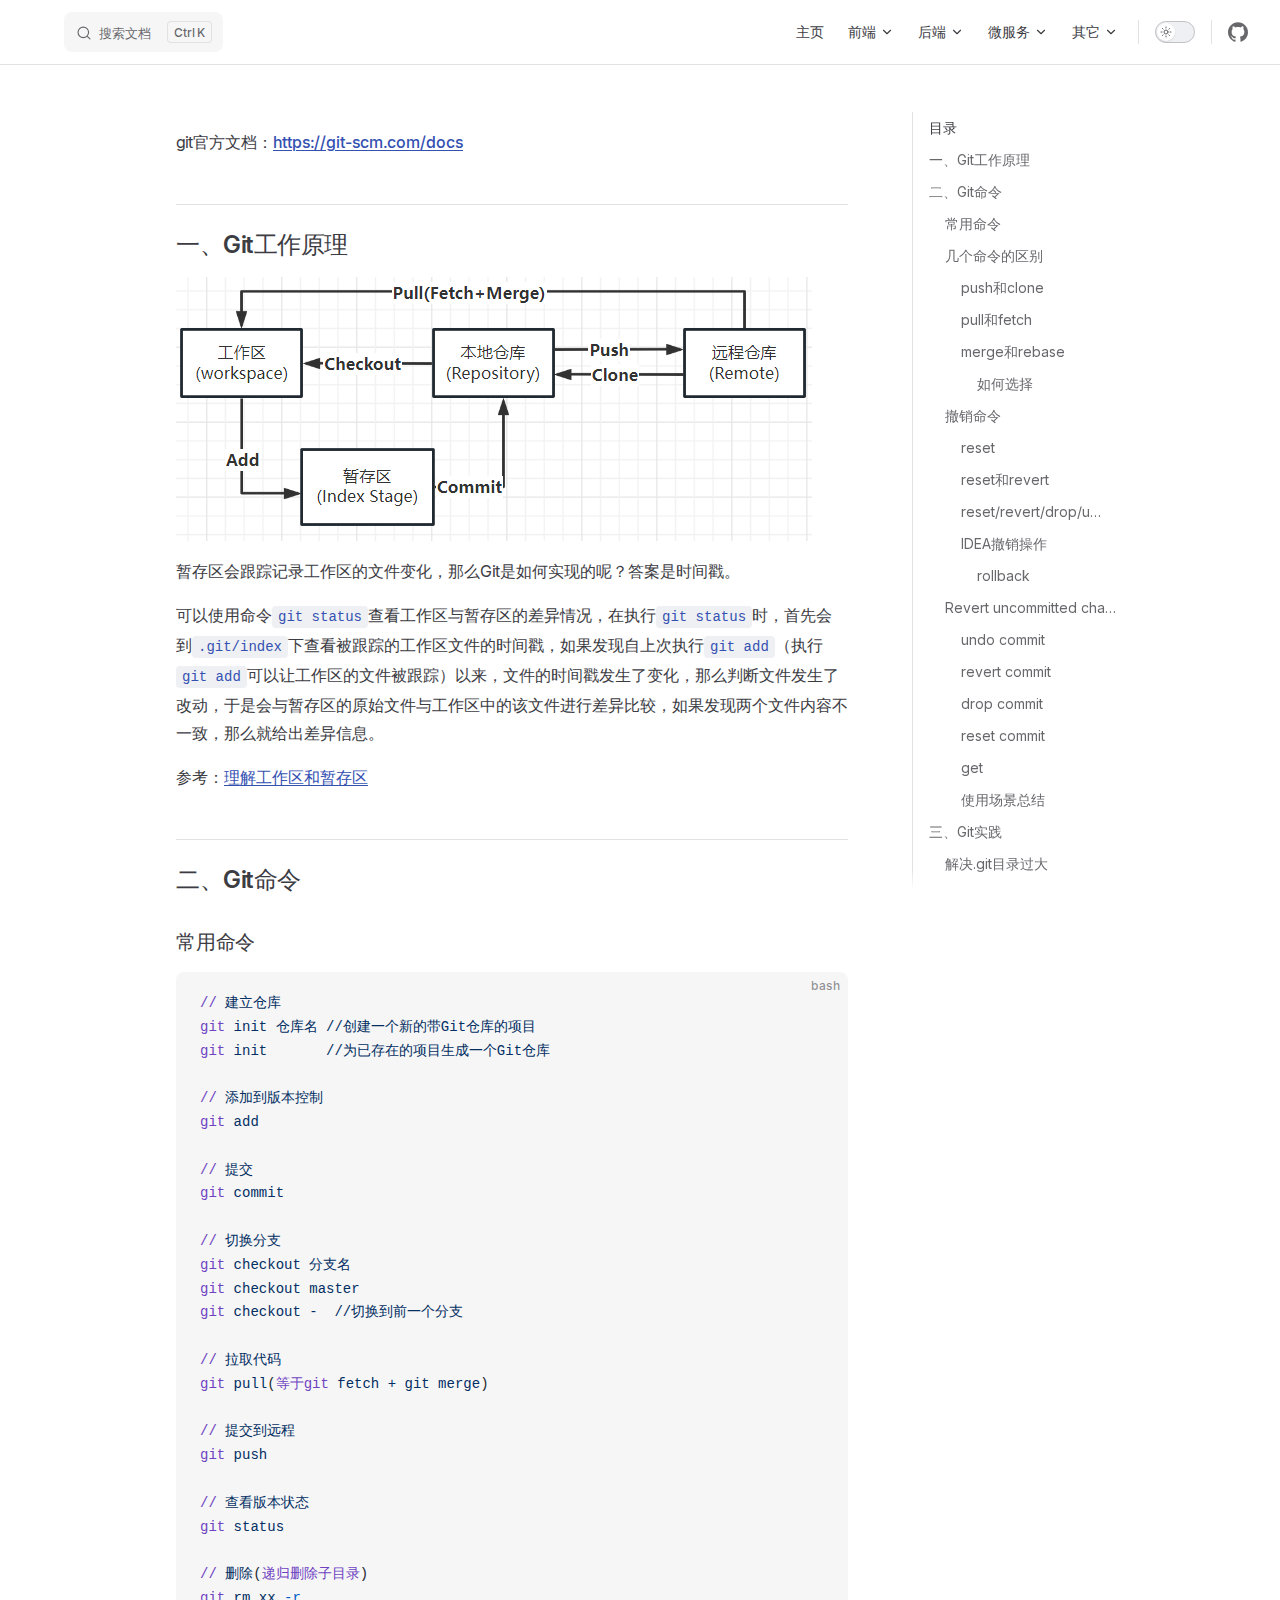
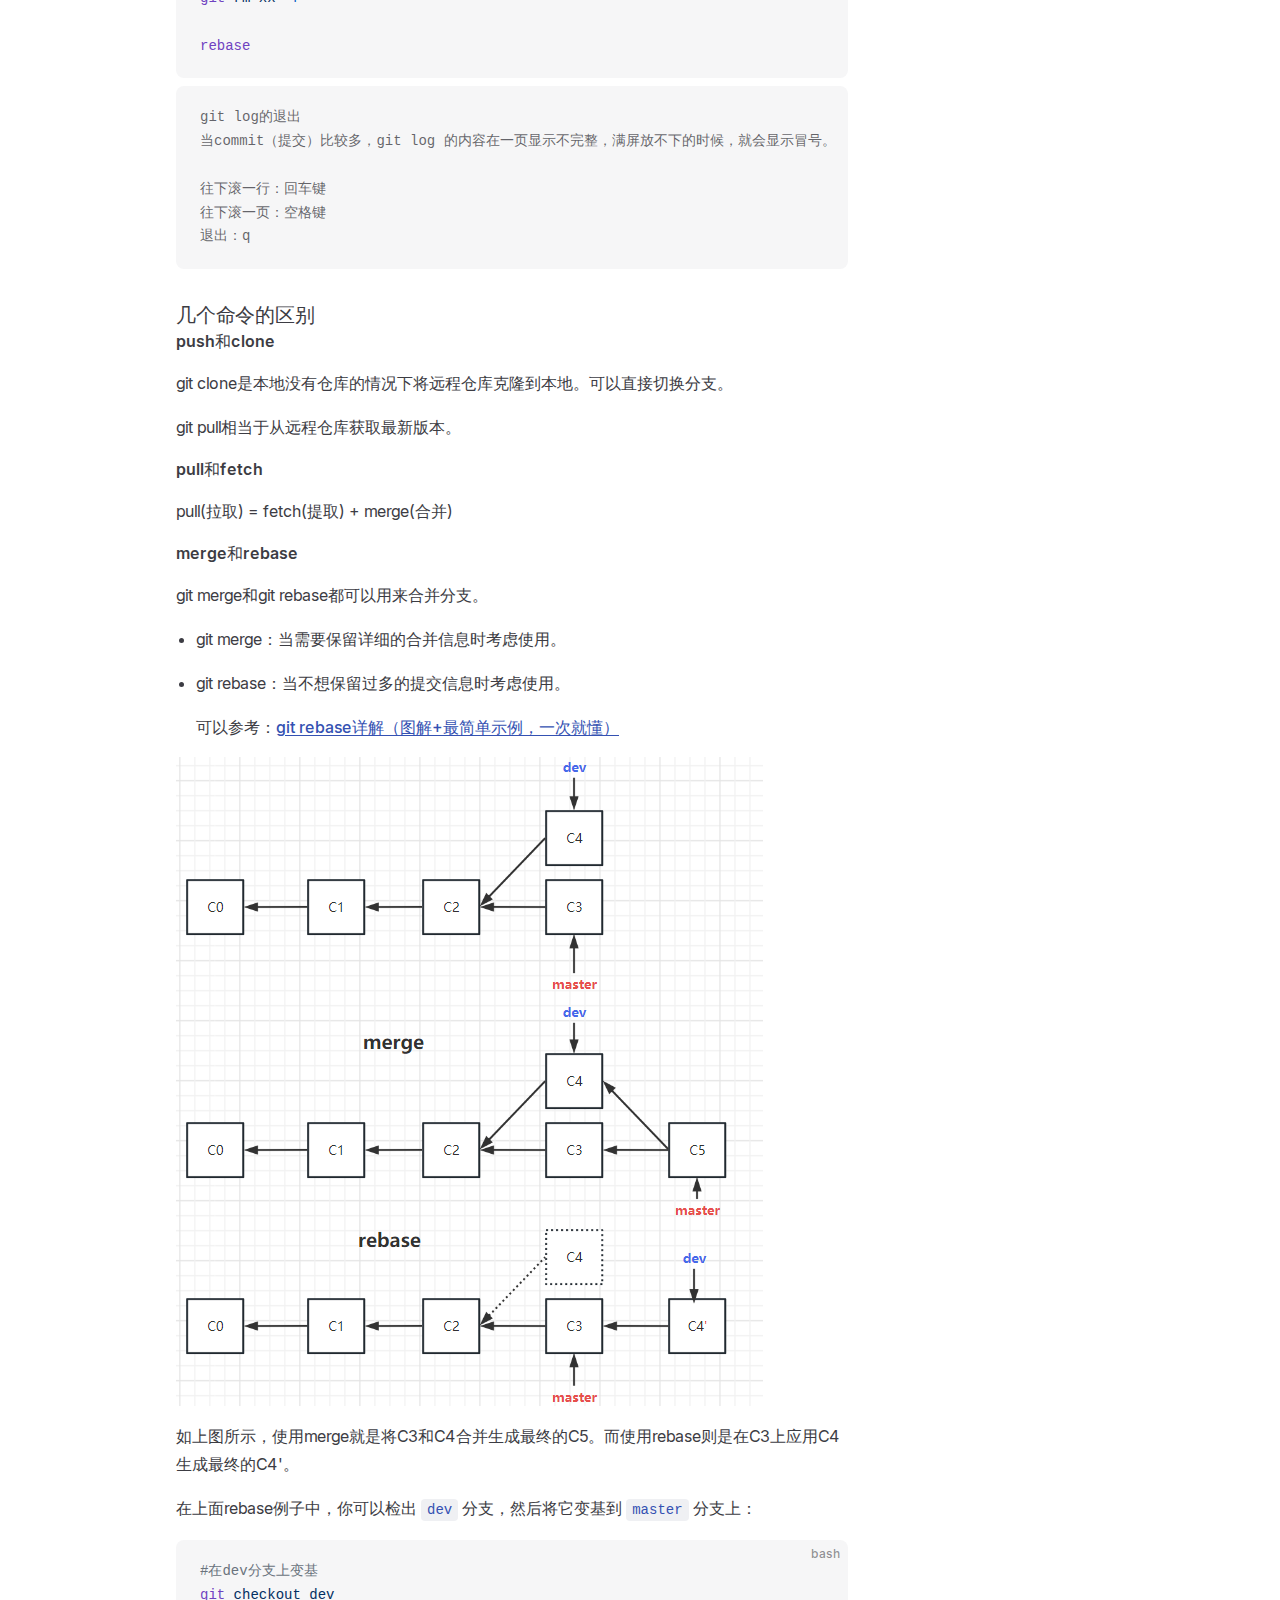
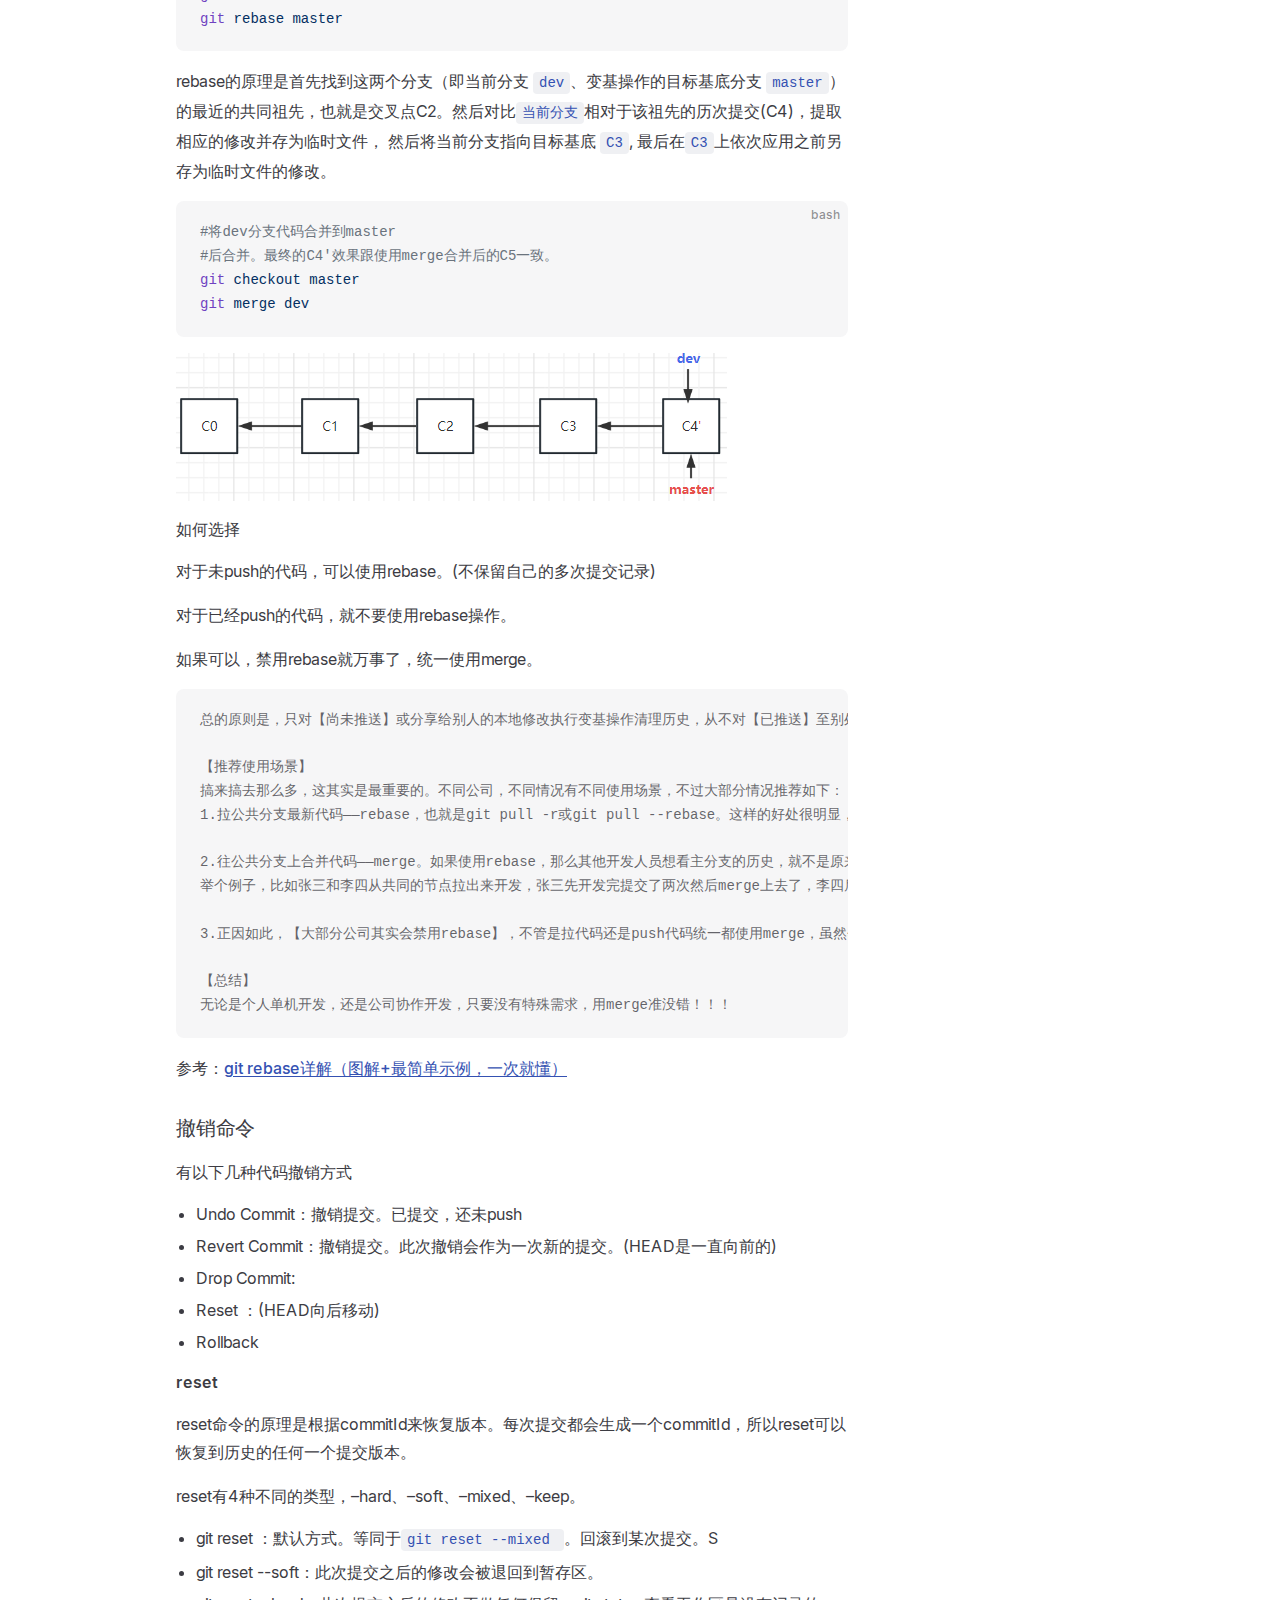
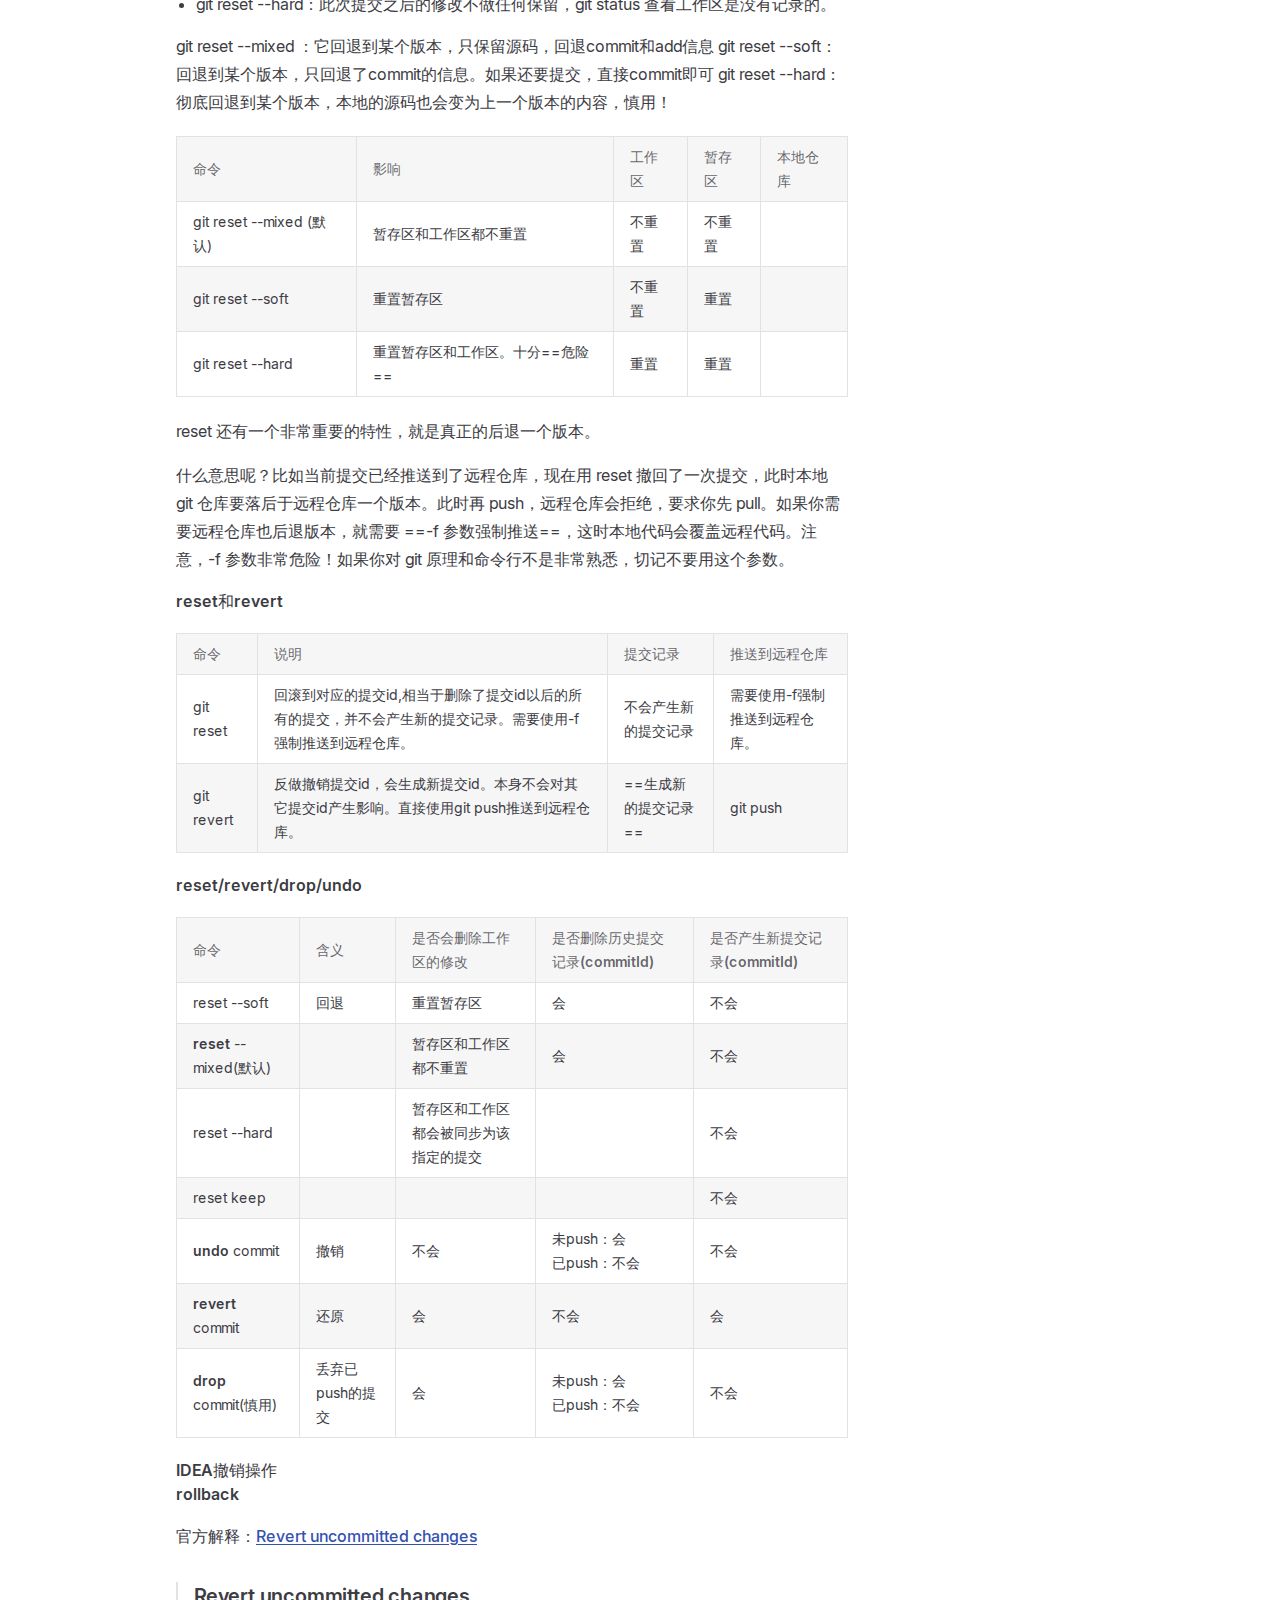
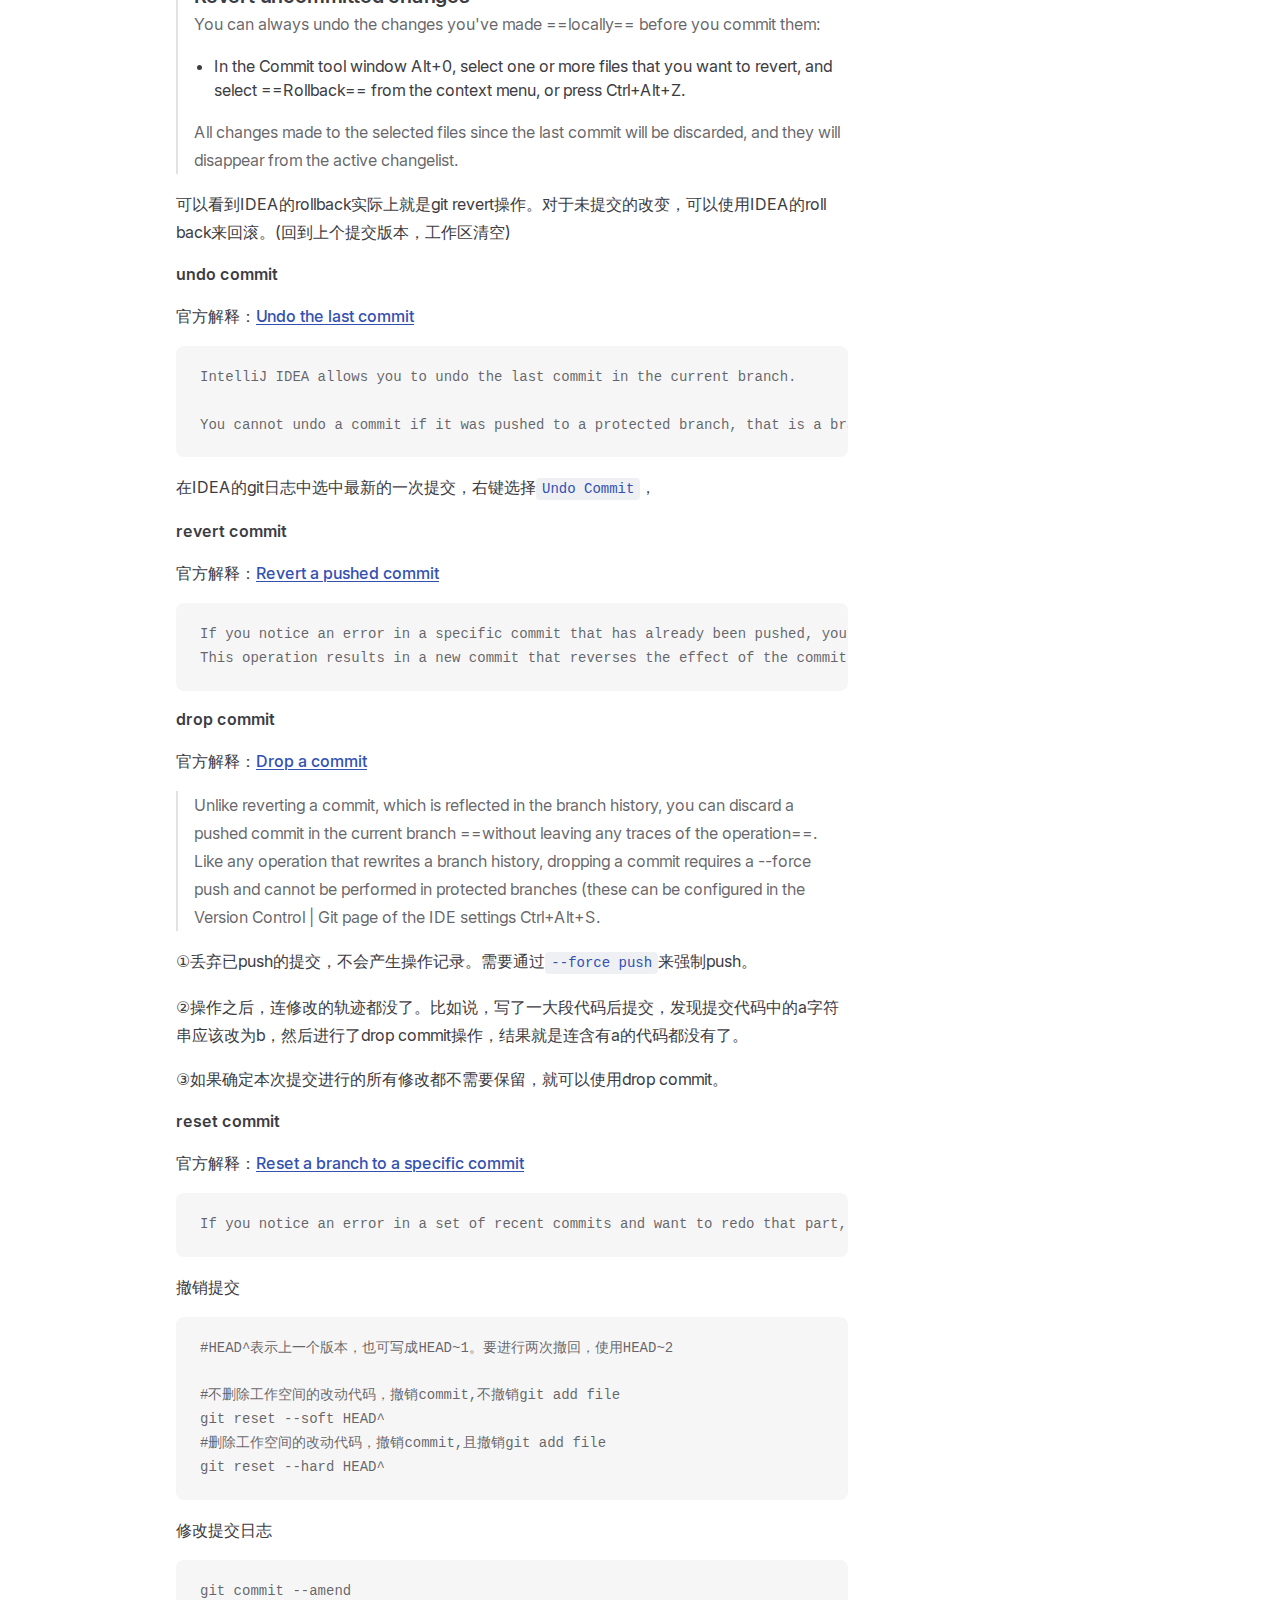
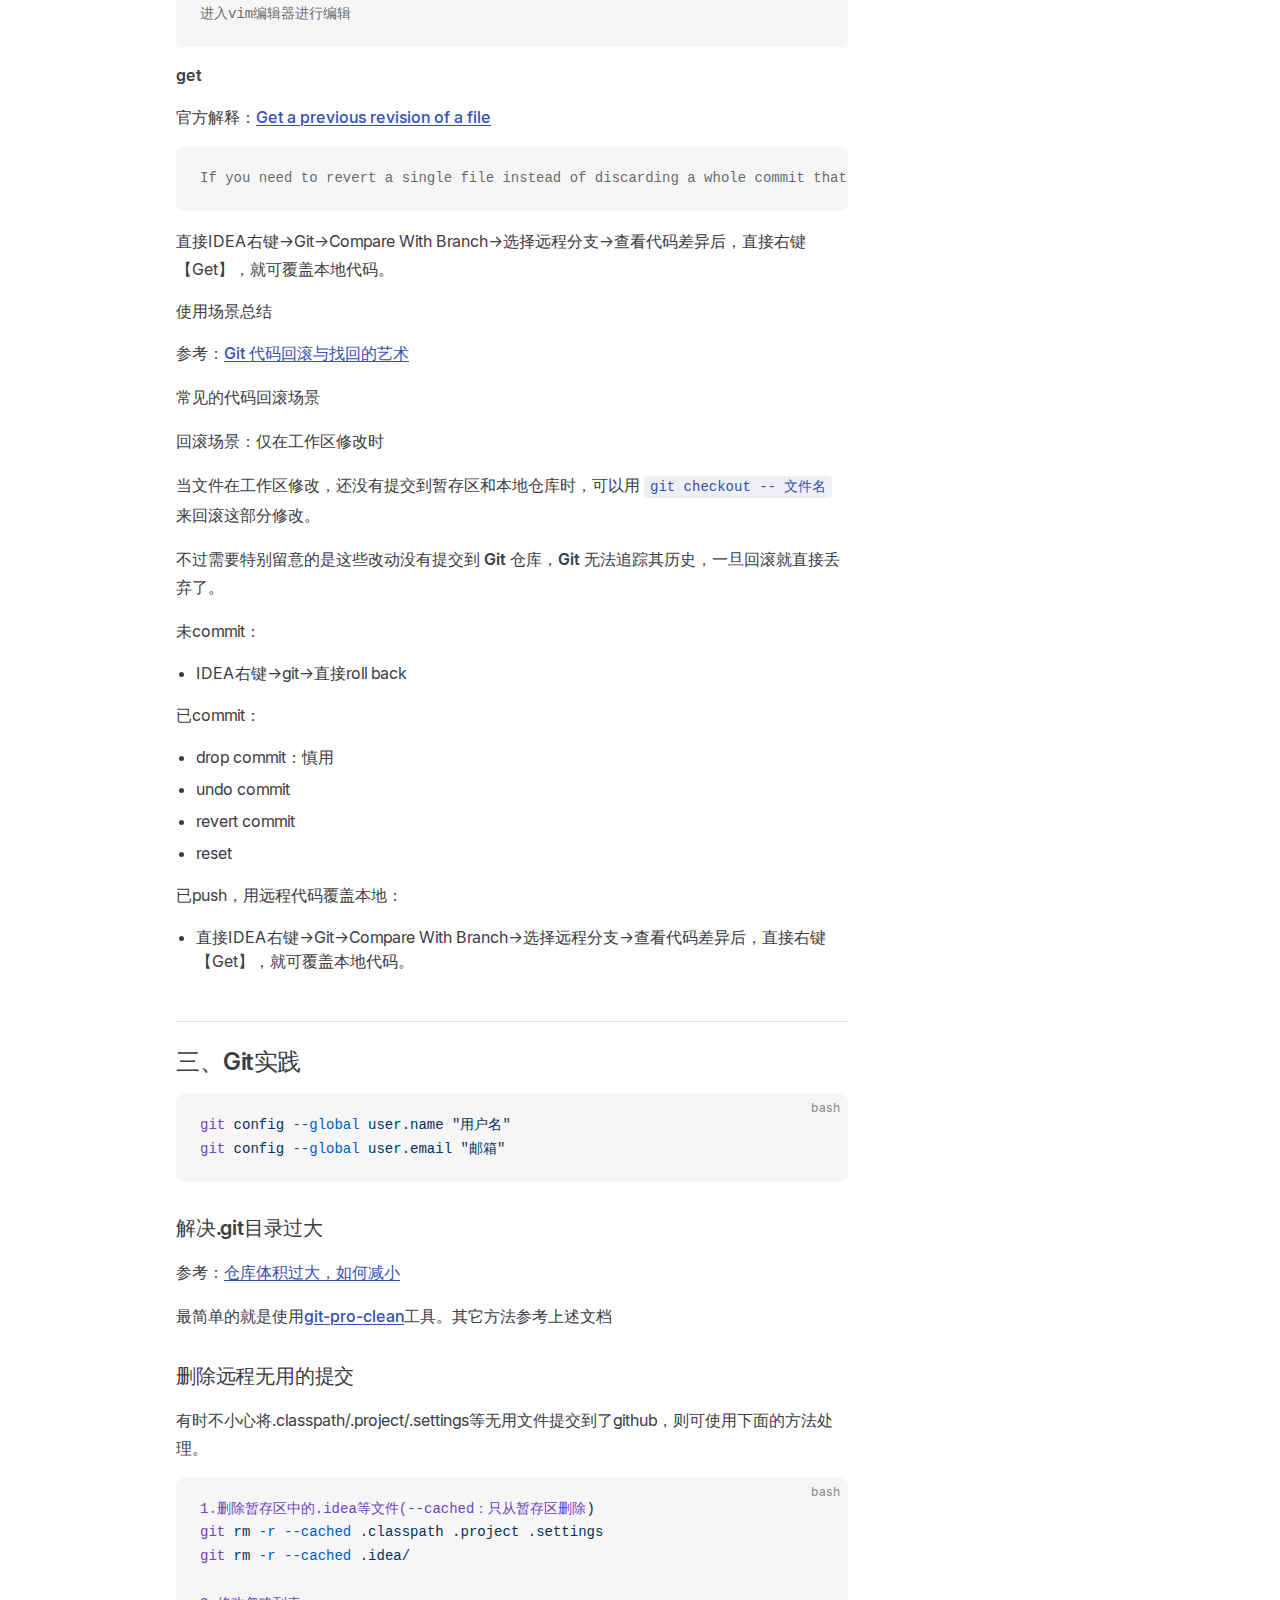
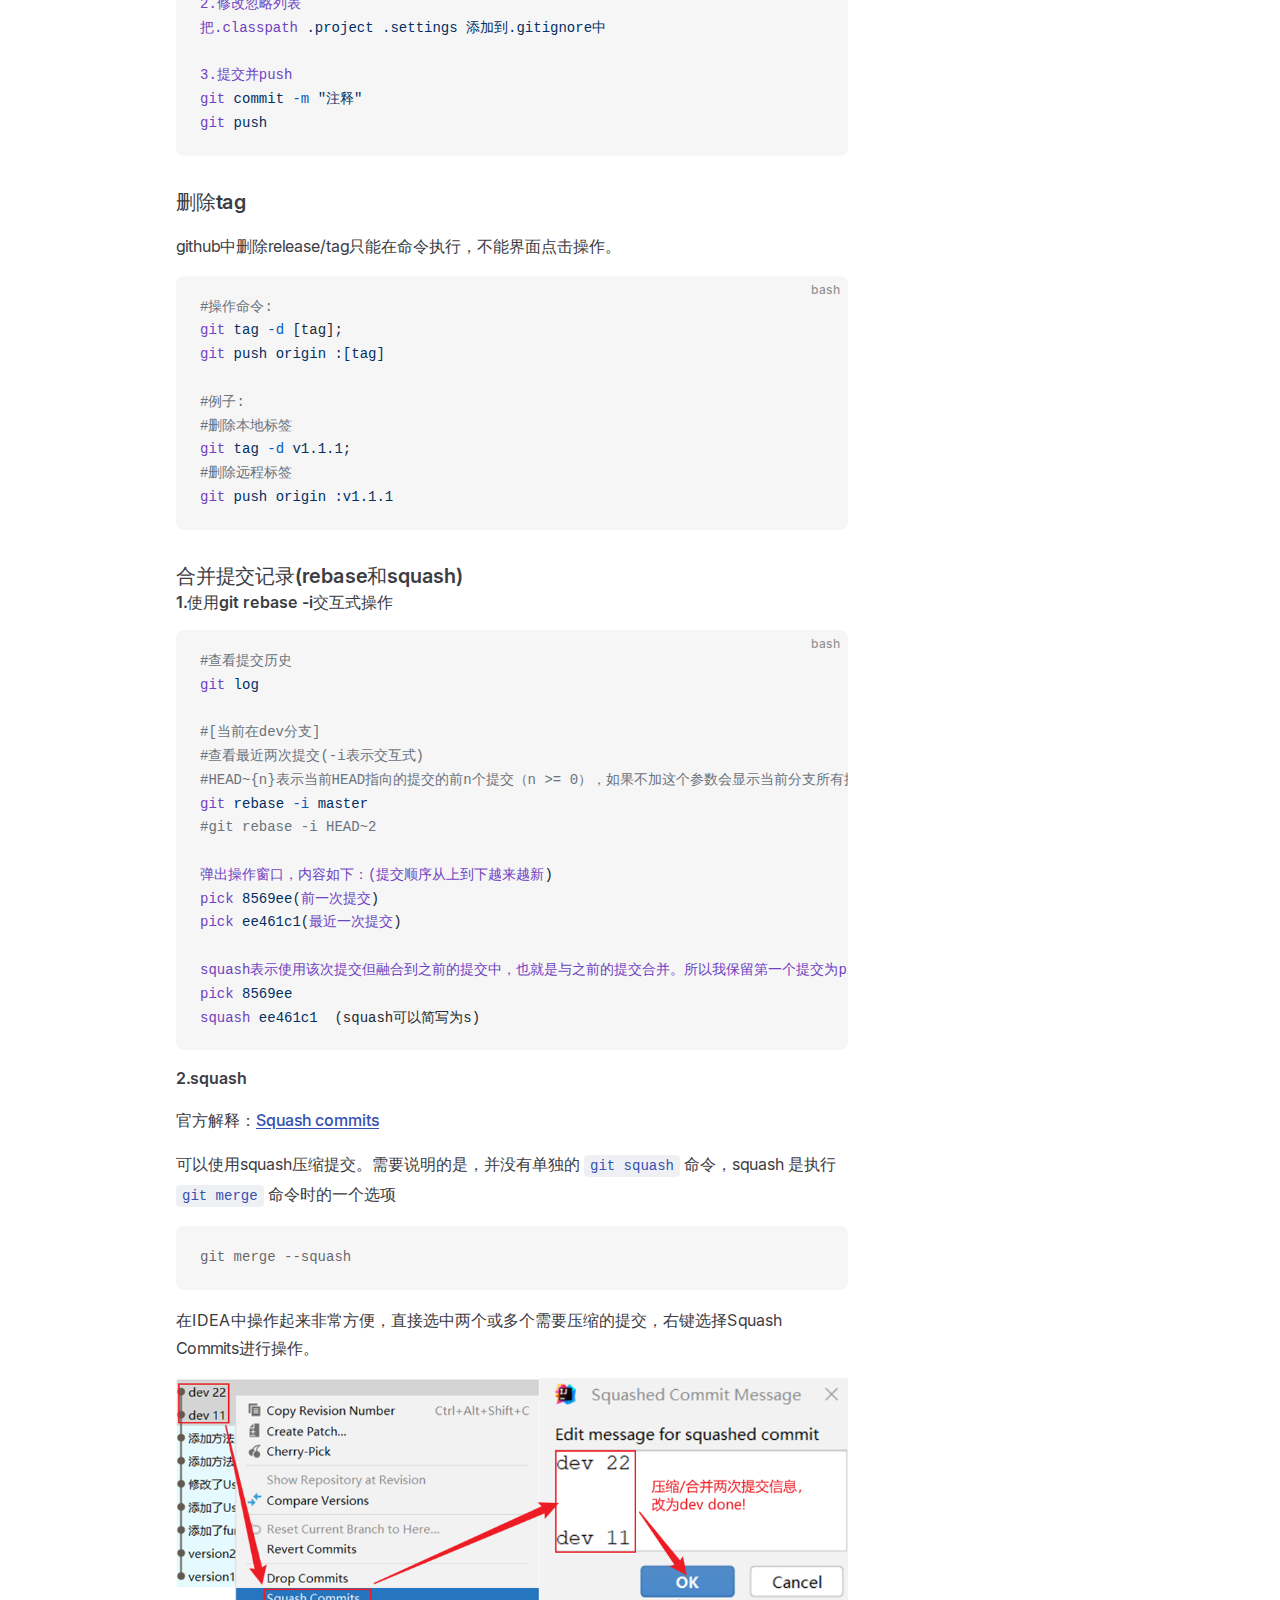
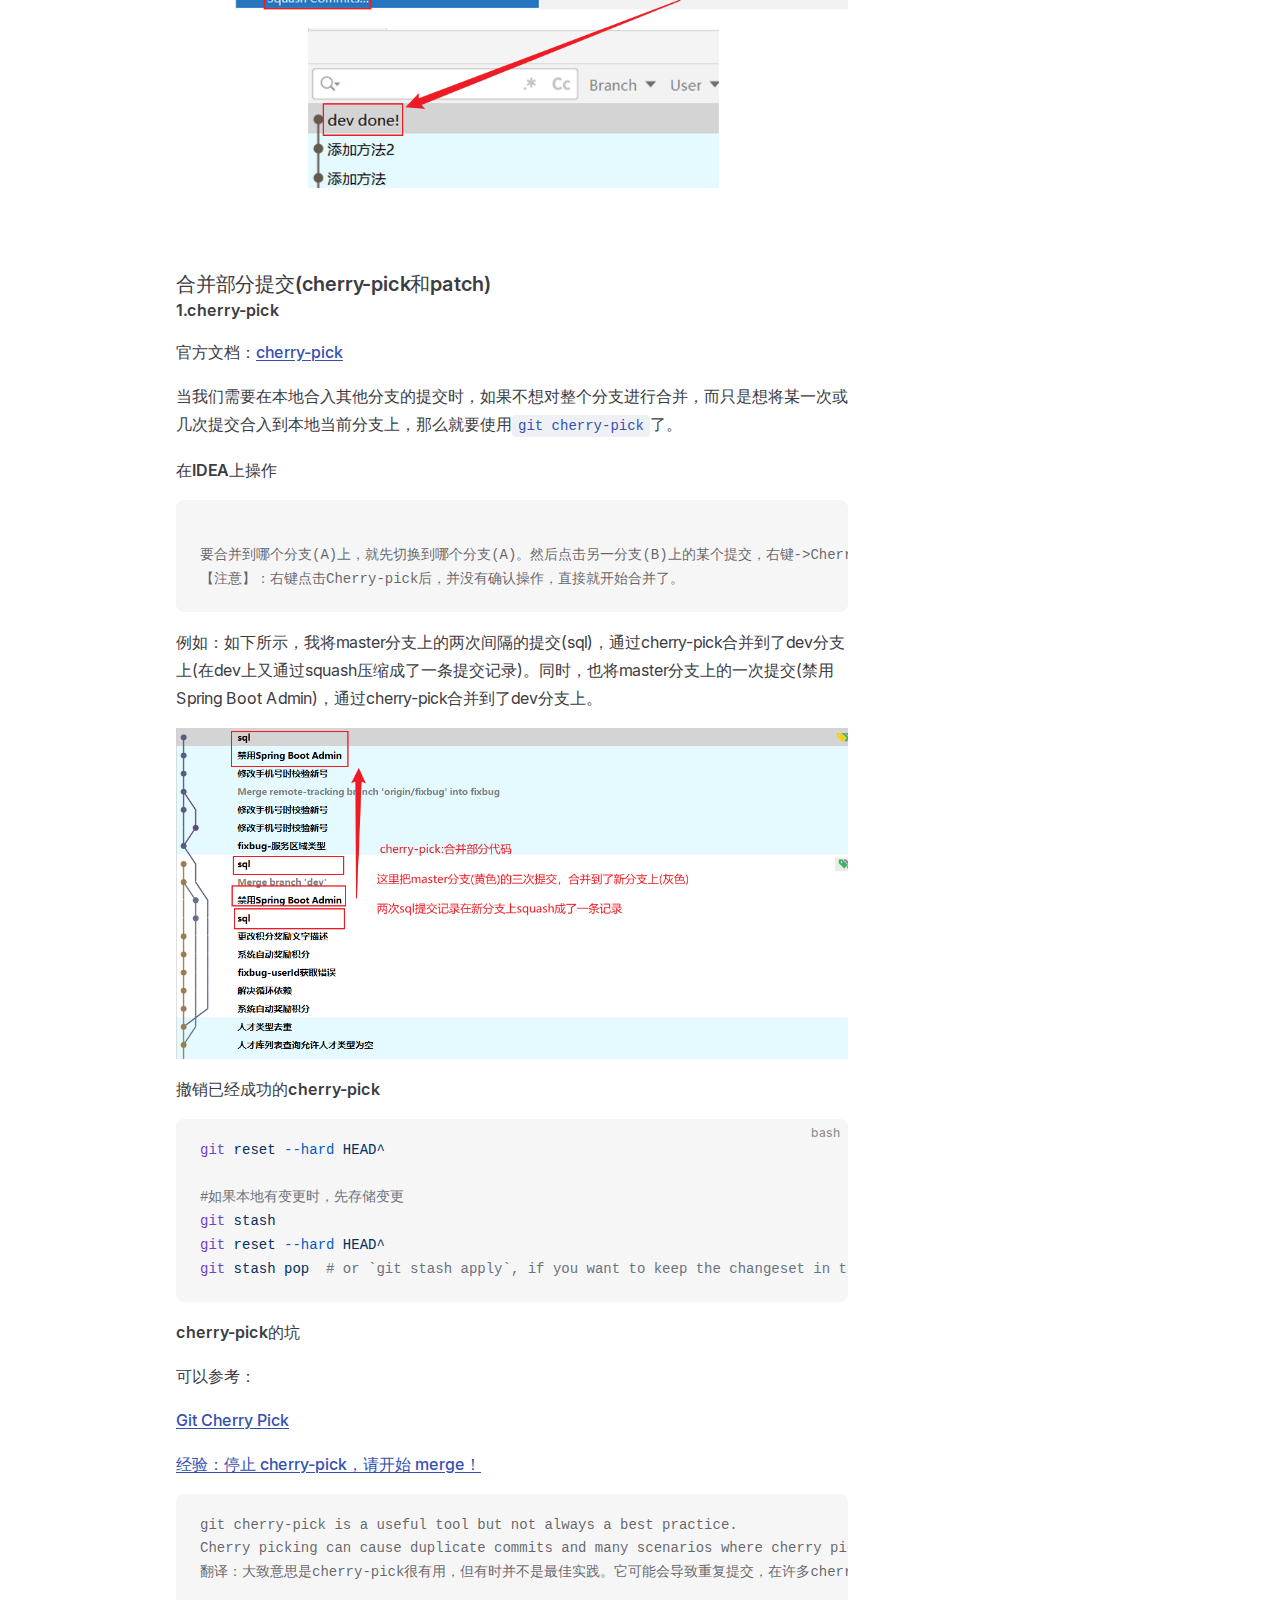
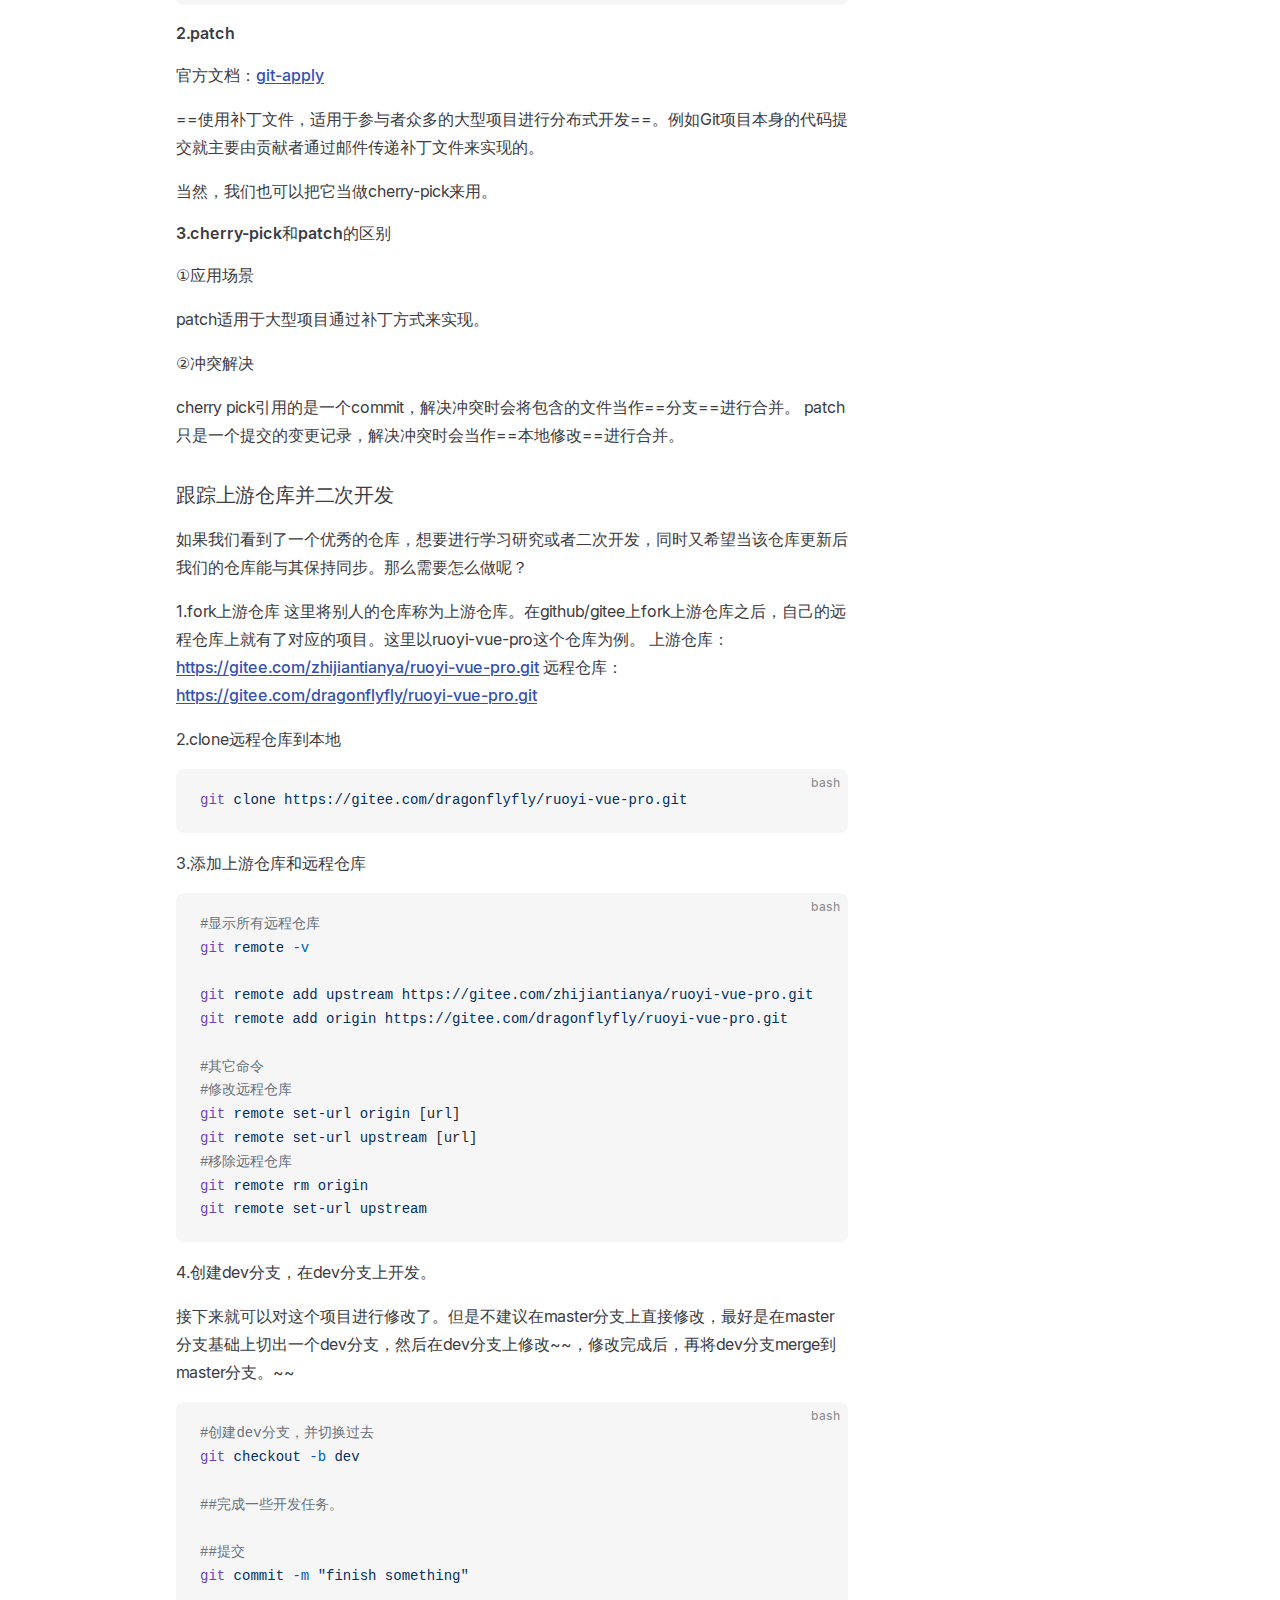
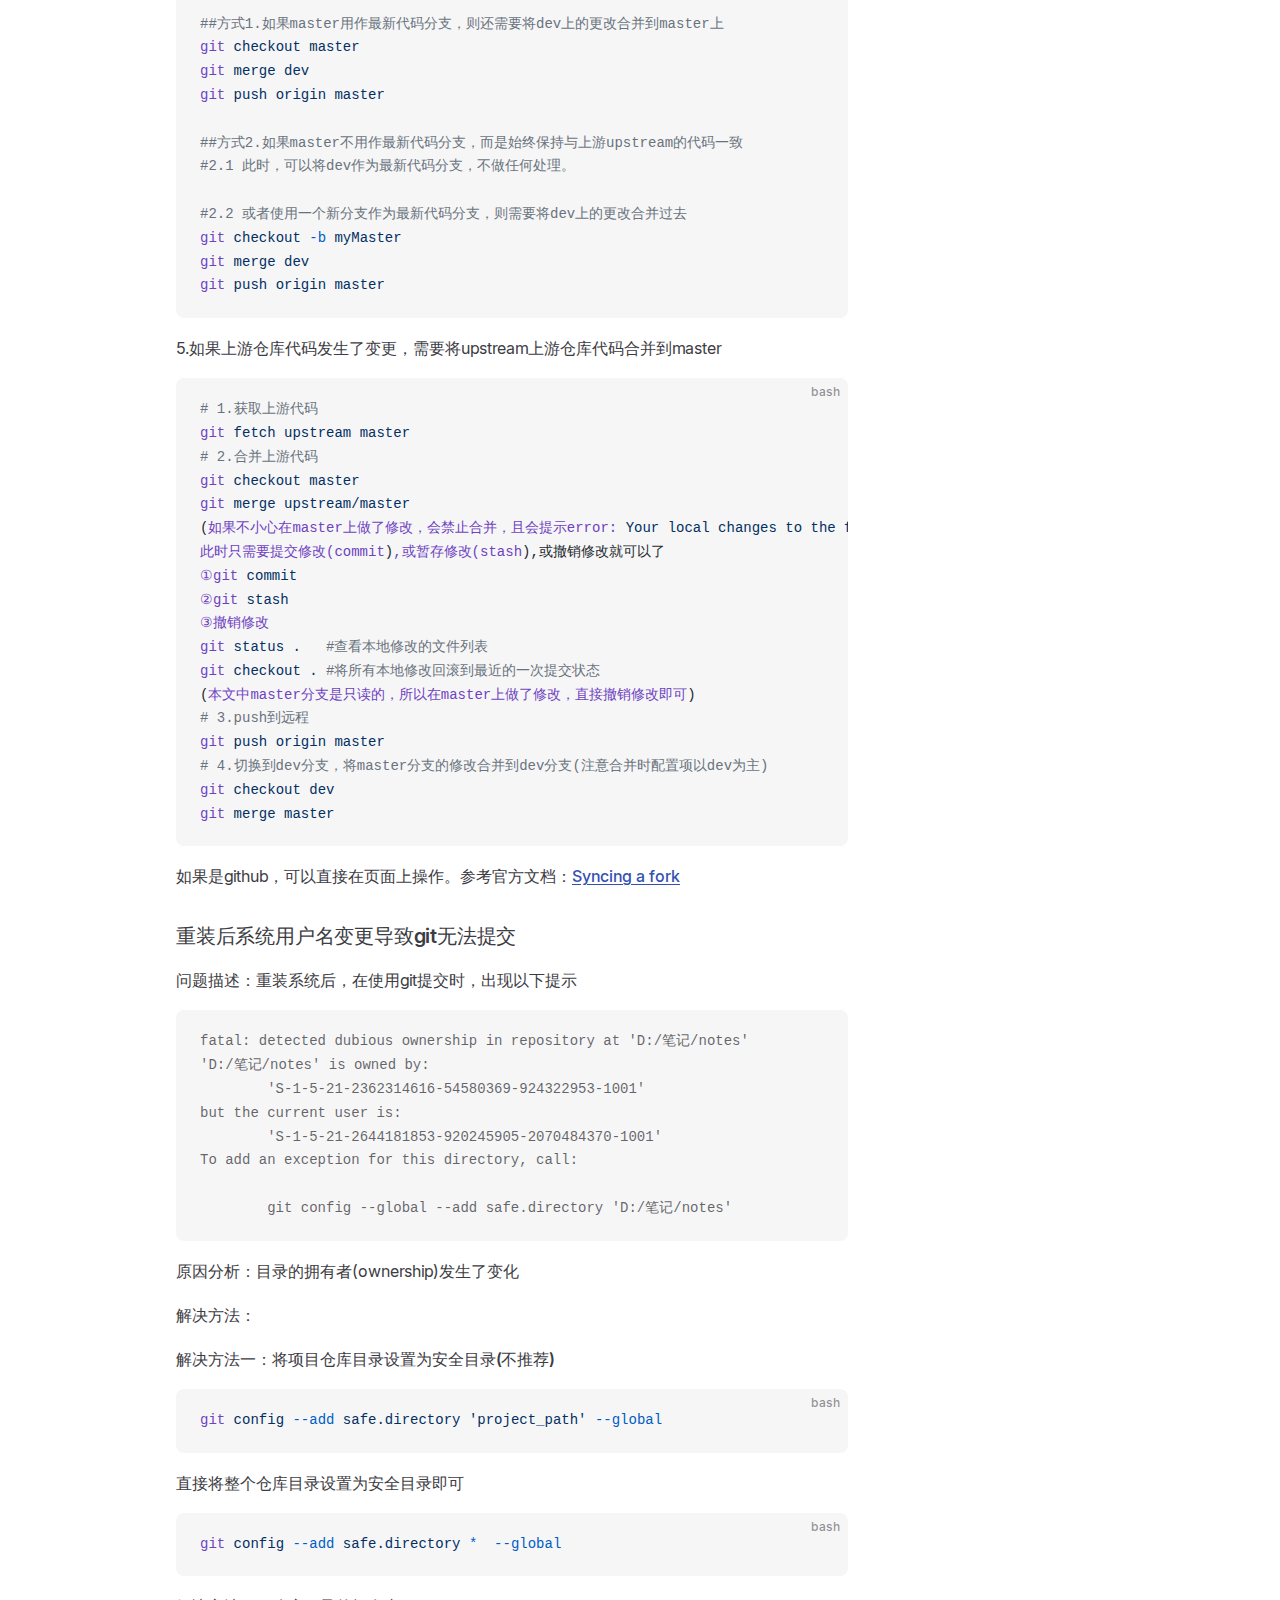
<file: tools/Git笔记.html>
<!DOCTYPE html>
<html lang="en-US" dir="ltr">
  <head>
    <meta charset="utf-8">
    <meta name="viewport" content="width=device-width,initial-scale=1">
    <title>静水楼台</title>
    <meta name="description" content="A VitePress Site">
    <meta name="generator" content="VitePress v1.2.2">
    <link rel="preload stylesheet" href="/assets/style.Dsxo__y1.css" as="style">
    
    <script type="module" src="/assets/app.C6N6brQn.js"></script>
    <link rel="preload" href="/assets/inter-roman-latin.Di8DUHzh.woff2" as="font" type="font/woff2" crossorigin="">
    <link rel="modulepreload" href="/assets/chunks/framework.C6jertZK.js">
    <link rel="modulepreload" href="/assets/chunks/theme.Q3ihGwoc.js">
    <link rel="modulepreload" href="/assets/tools_Git笔记.md.B6vngqqK.lean.js">
    <script id="check-dark-mode">(()=>{const e=localStorage.getItem("vitepress-theme-appearance")||"auto",a=window.matchMedia("(prefers-color-scheme: dark)").matches;(!e||e==="auto"?a:e==="dark")&&document.documentElement.classList.add("dark")})();</script>
    <script id="check-mac-os">document.documentElement.classList.toggle("mac",/Mac|iPhone|iPod|iPad/i.test(navigator.platform));</script>
  </head>
  <body>
    <div id="app"><div class="Layout" data-v-41e8be72><!--[--><!--]--><!--[--><span tabindex="-1" data-v-403b34f4></span><a href="#VPContent" class="VPSkipLink visually-hidden" data-v-403b34f4> Skip to content </a><!--]--><!----><header class="VPNav" data-v-41e8be72 data-v-e75c828d><div class="VPNavBar top" data-v-e75c828d data-v-8dd71d78><div class="wrapper" data-v-8dd71d78><div class="container" data-v-8dd71d78><div class="title" data-v-8dd71d78><div class="VPNavBarTitle" data-v-8dd71d78 data-v-f6236270><a class="title" href="/" data-v-f6236270><!--[--><!--]--><!----><!----><!--[--><!--]--></a></div></div><div class="content" data-v-8dd71d78><div class="content-body" data-v-8dd71d78><!--[--><!--]--><div class="VPNavBarSearch search" data-v-8dd71d78><!--[--><!----><div id="local-search"><button type="button" class="DocSearch DocSearch-Button" aria-label="搜索文档"><span class="DocSearch-Button-Container"><span class="vp-icon DocSearch-Search-Icon"></span><span class="DocSearch-Button-Placeholder">搜索文档</span></span><span class="DocSearch-Button-Keys"><kbd class="DocSearch-Button-Key"></kbd><kbd class="DocSearch-Button-Key">K</kbd></span></button></div><!--]--></div><nav aria-labelledby="main-nav-aria-label" class="VPNavBarMenu menu" data-v-8dd71d78 data-v-fd4c8781><span id="main-nav-aria-label" class="visually-hidden" data-v-fd4c8781>Main Navigation</span><!--[--><!--[--><a class="VPLink link VPNavBarMenuLink" href="/" tabindex="0" data-v-fd4c8781 data-v-ca770222><!--[--><span data-v-ca770222>主页</span><!--]--></a><!--]--><!--[--><div class="VPFlyout VPNavBarMenuGroup" data-v-fd4c8781 data-v-da01661c><button type="button" class="button" aria-haspopup="true" aria-expanded="false" data-v-da01661c><span class="text" data-v-da01661c><!----><span data-v-da01661c>前端</span><span class="vpi-chevron-down text-icon" data-v-da01661c></span></span></button><div class="menu" data-v-da01661c><div class="VPMenu" data-v-da01661c data-v-4656436b><div class="items" data-v-4656436b><!--[--><!--[--><div class="VPMenuLink" data-v-4656436b data-v-963e7a45><span class="VPLink" data-v-963e7a45><!--[-->Vue<!--]--></span></div><!--]--><!--[--><div class="VPMenuLink" data-v-4656436b data-v-963e7a45><span class="VPLink" data-v-963e7a45><!--[-->React<!--]--></span></div><!--]--><!--[--><div class="VPMenuLink" data-v-4656436b data-v-963e7a45><span class="VPLink" data-v-963e7a45><!--[-->Android<!--]--></span></div><!--]--><!--]--></div><!--[--><!--]--></div></div></div><!--]--><!--[--><div class="VPFlyout VPNavBarMenuGroup" data-v-fd4c8781 data-v-da01661c><button type="button" class="button" aria-haspopup="true" aria-expanded="false" data-v-da01661c><span class="text" data-v-da01661c><!----><span data-v-da01661c>后端</span><span class="vpi-chevron-down text-icon" data-v-da01661c></span></span></button><div class="menu" data-v-da01661c><div class="VPMenu" data-v-da01661c data-v-4656436b><div class="items" data-v-4656436b><!--[--><!--[--><div class="VPMenuLink" data-v-4656436b data-v-963e7a45><span class="VPLink" data-v-963e7a45><!--[-->MQ<!--]--></span></div><!--]--><!--[--><div class="VPMenuLink" data-v-4656436b data-v-963e7a45><span class="VPLink" data-v-963e7a45><!--[-->Redis<!--]--></span></div><!--]--><!--]--></div><!--[--><!--]--></div></div></div><!--]--><!--[--><div class="VPFlyout VPNavBarMenuGroup" data-v-fd4c8781 data-v-da01661c><button type="button" class="button" aria-haspopup="true" aria-expanded="false" data-v-da01661c><span class="text" data-v-da01661c><!----><span data-v-da01661c>微服务</span><span class="vpi-chevron-down text-icon" data-v-da01661c></span></span></button><div class="menu" data-v-da01661c><div class="VPMenu" data-v-da01661c data-v-4656436b><div class="items" data-v-4656436b><!--[--><!--[--><div class="VPMenuLink" data-v-4656436b data-v-963e7a45><span class="VPLink" data-v-963e7a45><!--[-->Spring Cloud<!--]--></span></div><!--]--><!--[--><div class="VPMenuLink" data-v-4656436b data-v-963e7a45><span class="VPLink" data-v-963e7a45><!--[-->Service Mesh<!--]--></span></div><!--]--><!--[--><div class="VPMenuLink" data-v-4656436b data-v-963e7a45><span class="VPLink" data-v-963e7a45><!--[-->Docker<!--]--></span></div><!--]--><!--[--><div class="VPMenuLink" data-v-4656436b data-v-963e7a45><span class="VPLink" data-v-963e7a45><!--[-->k8s<!--]--></span></div><!--]--><!--]--></div><!--[--><!--]--></div></div></div><!--]--><!--[--><div class="VPFlyout VPNavBarMenuGroup" data-v-fd4c8781 data-v-da01661c><button type="button" class="button" aria-haspopup="true" aria-expanded="false" data-v-da01661c><span class="text" data-v-da01661c><!----><span data-v-da01661c>其它</span><span class="vpi-chevron-down text-icon" data-v-da01661c></span></span></button><div class="menu" data-v-da01661c><div class="VPMenu" data-v-da01661c data-v-4656436b><div class="items" data-v-4656436b><!--[--><!--[--><div class="VPMenuLink" data-v-4656436b data-v-963e7a45><a class="VPLink link" href="/tools/Git%E7%AC%94%E8%AE%B0.html" data-v-963e7a45><!--[-->Git<!--]--></a></div><!--]--><!--[--><div class="VPMenuLink" data-v-4656436b data-v-963e7a45><a class="VPLink link" href="/tools/Maven%E7%AC%94%E8%AE%B0.html" data-v-963e7a45><!--[-->Maven<!--]--></a></div><!--]--><!--[--><div class="VPMenuLink" data-v-4656436b data-v-963e7a45><span class="VPLink" data-v-963e7a45><!--[-->语言<!--]--></span></div><!--]--><!--[--><div class="VPMenuLink" data-v-4656436b data-v-963e7a45><span class="VPLink" data-v-963e7a45><!--[-->杂<!--]--></span></div><!--]--><!--[--><div class="VPMenuLink" data-v-4656436b data-v-963e7a45><span class="VPLink" data-v-963e7a45><!--[-->方案设计<!--]--></span></div><!--]--><!--]--></div><!--[--><!--]--></div></div></div><!--]--><!--]--></nav><!----><div class="VPNavBarAppearance appearance" data-v-8dd71d78 data-v-31419d3d><button class="VPSwitch VPSwitchAppearance" type="button" role="switch" title="Switch to dark theme" aria-checked="false" data-v-31419d3d data-v-97b1538b data-v-10ac9a07><span class="check" data-v-10ac9a07><span class="icon" data-v-10ac9a07><!--[--><span class="vpi-sun sun" data-v-97b1538b></span><span class="vpi-moon moon" data-v-97b1538b></span><!--]--></span></span></button></div><div class="VPSocialLinks VPNavBarSocialLinks social-links" data-v-8dd71d78 data-v-4aea72c8 data-v-c48a77dc><!--[--><a class="VPSocialLink no-icon" href="https://github.com/vuejs/vitepress" aria-label="github" target="_blank" rel="noopener" data-v-c48a77dc data-v-4f038324><span class="vpi-social-github" /></a><!--]--></div><div class="VPFlyout VPNavBarExtra extra" data-v-8dd71d78 data-v-7a5a60f5 data-v-da01661c><button type="button" class="button" aria-haspopup="true" aria-expanded="false" aria-label="extra navigation" data-v-da01661c><span class="vpi-more-horizontal icon" data-v-da01661c></span></button><div class="menu" data-v-da01661c><div class="VPMenu" data-v-da01661c data-v-4656436b><!----><!--[--><!--[--><!----><div class="group" data-v-7a5a60f5><div class="item appearance" data-v-7a5a60f5><p class="label" data-v-7a5a60f5>Appearance</p><div class="appearance-action" data-v-7a5a60f5><button class="VPSwitch VPSwitchAppearance" type="button" role="switch" title="Switch to dark theme" aria-checked="false" data-v-7a5a60f5 data-v-97b1538b data-v-10ac9a07><span class="check" data-v-10ac9a07><span class="icon" data-v-10ac9a07><!--[--><span class="vpi-sun sun" data-v-97b1538b></span><span class="vpi-moon moon" data-v-97b1538b></span><!--]--></span></span></button></div></div></div><div class="group" data-v-7a5a60f5><div class="item social-links" data-v-7a5a60f5><div class="VPSocialLinks social-links-list" data-v-7a5a60f5 data-v-c48a77dc><!--[--><a class="VPSocialLink no-icon" href="https://github.com/vuejs/vitepress" aria-label="github" target="_blank" rel="noopener" data-v-c48a77dc data-v-4f038324><span class="vpi-social-github" /></a><!--]--></div></div></div><!--]--><!--]--></div></div></div><!--[--><!--]--><button type="button" class="VPNavBarHamburger hamburger" aria-label="mobile navigation" aria-expanded="false" aria-controls="VPNavScreen" data-v-8dd71d78 data-v-8b1b27ae><span class="container" data-v-8b1b27ae><span class="top" data-v-8b1b27ae></span><span class="middle" data-v-8b1b27ae></span><span class="bottom" data-v-8b1b27ae></span></span></button></div></div></div></div><div class="divider" data-v-8dd71d78><div class="divider-line" data-v-8dd71d78></div></div></div><!----></header><div class="VPLocalNav empty fixed" data-v-41e8be72 data-v-13941054><div class="container" data-v-13941054><!----><div class="VPLocalNavOutlineDropdown" style="--vp-vh:0px;" data-v-13941054 data-v-b5f027b0><button data-v-b5f027b0>Return to top</button><!----></div></div></div><!----><div class="VPContent" id="VPContent" data-v-41e8be72 data-v-4c7856c6><div class="VPDoc has-aside" data-v-4c7856c6 data-v-54e61e03><!--[--><!--]--><div class="container" data-v-54e61e03><div class="aside" data-v-54e61e03><div class="aside-curtain" data-v-54e61e03></div><div class="aside-container" data-v-54e61e03><div class="aside-content" data-v-54e61e03><div class="VPDocAside" data-v-54e61e03 data-v-f245b7e5><!--[--><!--]--><!--[--><!--]--><nav aria-labelledby="doc-outline-aria-label" class="VPDocAsideOutline" data-v-f245b7e5 data-v-e57a11cf><div class="content" data-v-e57a11cf><div class="outline-marker" data-v-e57a11cf></div><div aria-level="2" class="outline-title" id="doc-outline-aria-label" role="heading" data-v-e57a11cf>目录</div><ul class="VPDocOutlineItem root" data-v-e57a11cf data-v-1c0a706d><!--[--><!--]--></ul></div></nav><!--[--><!--]--><div class="spacer" data-v-f245b7e5></div><!--[--><!--]--><!----><!--[--><!--]--><!--[--><!--]--></div></div></div></div><div class="content" data-v-54e61e03><div class="content-container" data-v-54e61e03><!--[--><!--]--><main class="main" data-v-54e61e03><div style="position:relative;" class="vp-doc _tools_Git%E7%AC%94%E8%AE%B0" data-v-54e61e03><div><p>git官方文档：<a href="https://git-scm.com/docs" target="_blank" rel="noreferrer">https://git-scm.com/docs</a></p><h2 id="一、git工作原理" tabindex="-1">一、Git工作原理 <a class="header-anchor" href="#一、git工作原理" aria-label="Permalink to &quot;一、Git工作原理&quot;">​</a></h2><p><img src="/assets/git-1688882642579-2.D7tfjAyS.png" alt="git"></p><p>暂存区会跟踪记录工作区的文件变化，那么Git是如何实现的呢？答案是<strong>时间戳</strong>。</p><p>可以使用命令<code>git status</code>查看工作区与暂存区的差异情况，在执行<code>git status</code>时，首先会到<code>.git/index</code>下查看被跟踪的工作区文件的时间戳，如果发现自上次执行<code>git add</code>（执行<code>git add</code>可以让工作区的文件被跟踪）以来，文件的时间戳发生了变化，那么判断文件发生了改动，于是会与暂存区的原始文件与工作区中的该文件进行差异比较，如果发现两个文件内容不一致，那么就给出差异信息。</p><p>参考：<a href="http://blog.csdn.net/u011116672/article/details/51253234" target="_blank" rel="noreferrer">理解工作区和暂存区</a></p><h2 id="二、git命令" tabindex="-1">二、Git命令 <a class="header-anchor" href="#二、git命令" aria-label="Permalink to &quot;二、Git命令&quot;">​</a></h2><h3 id="常用命令" tabindex="-1">常用命令 <a class="header-anchor" href="#常用命令" aria-label="Permalink to &quot;常用命令&quot;">​</a></h3><div class="language-bash vp-adaptive-theme"><button title="Copy Code" class="copy"></button><span class="lang">bash</span><pre class="shiki shiki-themes github-light github-dark vp-code" tabindex="0"><code><span class="line"><span style="--shiki-light:#6F42C1;--shiki-dark:#B392F0;">//</span><span style="--shiki-light:#032F62;--shiki-dark:#9ECBFF;"> 建立仓库</span></span>
<span class="line"><span style="--shiki-light:#6F42C1;--shiki-dark:#B392F0;">git</span><span style="--shiki-light:#032F62;--shiki-dark:#9ECBFF;"> init</span><span style="--shiki-light:#032F62;--shiki-dark:#9ECBFF;"> 仓库名</span><span style="--shiki-light:#032F62;--shiki-dark:#9ECBFF;"> //创建一个新的带Git仓库的项目</span></span>
<span class="line"><span style="--shiki-light:#6F42C1;--shiki-dark:#B392F0;">git</span><span style="--shiki-light:#032F62;--shiki-dark:#9ECBFF;"> init</span><span style="--shiki-light:#032F62;--shiki-dark:#9ECBFF;">       //为已存在的项目生成一个Git仓库</span><span style="--shiki-light:#24292E;--shiki-dark:#E1E4E8;"> </span></span>
<span class="line"></span>
<span class="line"><span style="--shiki-light:#6F42C1;--shiki-dark:#B392F0;">//</span><span style="--shiki-light:#032F62;--shiki-dark:#9ECBFF;"> 添加到版本控制</span><span style="--shiki-light:#24292E;--shiki-dark:#E1E4E8;"> </span></span>
<span class="line"><span style="--shiki-light:#6F42C1;--shiki-dark:#B392F0;">git</span><span style="--shiki-light:#032F62;--shiki-dark:#9ECBFF;"> add</span></span>
<span class="line"></span>
<span class="line"><span style="--shiki-light:#6F42C1;--shiki-dark:#B392F0;">//</span><span style="--shiki-light:#032F62;--shiki-dark:#9ECBFF;"> 提交</span></span>
<span class="line"><span style="--shiki-light:#6F42C1;--shiki-dark:#B392F0;">git</span><span style="--shiki-light:#032F62;--shiki-dark:#9ECBFF;"> commit</span><span style="--shiki-light:#24292E;--shiki-dark:#E1E4E8;">  </span></span>
<span class="line"></span>
<span class="line"><span style="--shiki-light:#6F42C1;--shiki-dark:#B392F0;">//</span><span style="--shiki-light:#032F62;--shiki-dark:#9ECBFF;"> 切换分支</span></span>
<span class="line"><span style="--shiki-light:#6F42C1;--shiki-dark:#B392F0;">git</span><span style="--shiki-light:#032F62;--shiki-dark:#9ECBFF;"> checkout</span><span style="--shiki-light:#032F62;--shiki-dark:#9ECBFF;"> 分支名</span></span>
<span class="line"><span style="--shiki-light:#6F42C1;--shiki-dark:#B392F0;">git</span><span style="--shiki-light:#032F62;--shiki-dark:#9ECBFF;"> checkout</span><span style="--shiki-light:#032F62;--shiki-dark:#9ECBFF;"> master</span></span>
<span class="line"><span style="--shiki-light:#6F42C1;--shiki-dark:#B392F0;">git</span><span style="--shiki-light:#032F62;--shiki-dark:#9ECBFF;"> checkout</span><span style="--shiki-light:#032F62;--shiki-dark:#9ECBFF;"> -</span><span style="--shiki-light:#032F62;--shiki-dark:#9ECBFF;">  //切换到前一个分支</span></span>
<span class="line"></span>
<span class="line"><span style="--shiki-light:#6F42C1;--shiki-dark:#B392F0;">//</span><span style="--shiki-light:#032F62;--shiki-dark:#9ECBFF;"> 拉取代码</span></span>
<span class="line"><span style="--shiki-light:#6F42C1;--shiki-dark:#B392F0;">git</span><span style="--shiki-light:#032F62;--shiki-dark:#9ECBFF;"> pull</span><span style="--shiki-light:#24292E;--shiki-dark:#E1E4E8;">(</span><span style="--shiki-light:#6F42C1;--shiki-dark:#B392F0;">等于git</span><span style="--shiki-light:#032F62;--shiki-dark:#9ECBFF;"> fetch</span><span style="--shiki-light:#032F62;--shiki-dark:#9ECBFF;"> +</span><span style="--shiki-light:#032F62;--shiki-dark:#9ECBFF;"> git</span><span style="--shiki-light:#032F62;--shiki-dark:#9ECBFF;"> merge</span><span style="--shiki-light:#24292E;--shiki-dark:#E1E4E8;">)</span></span>
<span class="line"></span>
<span class="line"><span style="--shiki-light:#6F42C1;--shiki-dark:#B392F0;">//</span><span style="--shiki-light:#032F62;--shiki-dark:#9ECBFF;"> 提交到远程</span></span>
<span class="line"><span style="--shiki-light:#6F42C1;--shiki-dark:#B392F0;">git</span><span style="--shiki-light:#032F62;--shiki-dark:#9ECBFF;"> push</span></span>
<span class="line"></span>
<span class="line"><span style="--shiki-light:#6F42C1;--shiki-dark:#B392F0;">//</span><span style="--shiki-light:#032F62;--shiki-dark:#9ECBFF;"> 查看版本状态</span></span>
<span class="line"><span style="--shiki-light:#6F42C1;--shiki-dark:#B392F0;">git</span><span style="--shiki-light:#032F62;--shiki-dark:#9ECBFF;"> status</span><span style="--shiki-light:#24292E;--shiki-dark:#E1E4E8;"> </span></span>
<span class="line"></span>
<span class="line"><span style="--shiki-light:#6F42C1;--shiki-dark:#B392F0;">//</span><span style="--shiki-light:#032F62;--shiki-dark:#9ECBFF;"> 删除</span><span style="--shiki-light:#24292E;--shiki-dark:#E1E4E8;">(</span><span style="--shiki-light:#6F42C1;--shiki-dark:#B392F0;">递归删除子目录</span><span style="--shiki-light:#24292E;--shiki-dark:#E1E4E8;">)</span></span>
<span class="line"><span style="--shiki-light:#6F42C1;--shiki-dark:#B392F0;">git</span><span style="--shiki-light:#032F62;--shiki-dark:#9ECBFF;"> rm</span><span style="--shiki-light:#032F62;--shiki-dark:#9ECBFF;"> xx</span><span style="--shiki-light:#005CC5;--shiki-dark:#79B8FF;"> -r</span></span>
<span class="line"></span>
<span class="line"><span style="--shiki-light:#6F42C1;--shiki-dark:#B392F0;">rebase</span></span></code></pre></div><div class="language- vp-adaptive-theme"><button title="Copy Code" class="copy"></button><span class="lang"></span><pre class="shiki shiki-themes github-light github-dark vp-code" tabindex="0"><code><span class="line"><span>git log的退出</span></span>
<span class="line"><span>当commit（提交）比较多，git log 的内容在一页显示不完整，满屏放不下的时候，就会显示冒号。</span></span>
<span class="line"><span></span></span>
<span class="line"><span>往下滚一行：回车键</span></span>
<span class="line"><span>往下滚一页：空格键</span></span>
<span class="line"><span>退出：q</span></span></code></pre></div><h3 id="几个命令的区别" tabindex="-1">几个命令的区别 <a class="header-anchor" href="#几个命令的区别" aria-label="Permalink to &quot;几个命令的区别&quot;">​</a></h3><h4 id="push和clone" tabindex="-1">push和clone <a class="header-anchor" href="#push和clone" aria-label="Permalink to &quot;push和clone&quot;">​</a></h4><p>git clone是本地没有仓库的情况下将远程仓库克隆到本地。可以直接切换分支。</p><p>git pull相当于从远程仓库获取最新版本。</p><h4 id="pull和fetch" tabindex="-1">pull和fetch <a class="header-anchor" href="#pull和fetch" aria-label="Permalink to &quot;pull和fetch&quot;">​</a></h4><p>pull(拉取) = fetch(提取) + merge(合并)</p><h4 id="merge和rebase" tabindex="-1">merge和rebase <a class="header-anchor" href="#merge和rebase" aria-label="Permalink to &quot;merge和rebase&quot;">​</a></h4><p>git merge和git rebase都可以用来合并分支。</p><ul><li><p>git merge：当需要保留详细的合并信息时考虑使用。</p></li><li><p>git rebase：当不想保留过多的提交信息时考虑使用。</p><p>可以参考：<a href="https://blog.csdn.net/weixin_42310154/article/details/119004977" target="_blank" rel="noreferrer">git rebase详解（图解+最简单示例，一次就懂）</a></p></li></ul><p><img src="/assets/rebase-1688807864936-3.DVHyJhLj.png" alt="rebase"></p><p>如上图所示，使用merge就是将C3和C4合并生成最终的C5。而使用rebase则是在C3上应用C4生成最终的C4&#39;。</p><p>在上面rebase例子中，你可以检出 <code>dev</code> 分支，然后将它变基到 <code>master</code> 分支上：</p><div class="language-bash vp-adaptive-theme"><button title="Copy Code" class="copy"></button><span class="lang">bash</span><pre class="shiki shiki-themes github-light github-dark vp-code" tabindex="0"><code><span class="line"><span style="--shiki-light:#6A737D;--shiki-dark:#6A737D;">#在dev分支上变基</span></span>
<span class="line"><span style="--shiki-light:#6F42C1;--shiki-dark:#B392F0;">git</span><span style="--shiki-light:#032F62;--shiki-dark:#9ECBFF;"> checkout</span><span style="--shiki-light:#032F62;--shiki-dark:#9ECBFF;"> dev</span></span>
<span class="line"><span style="--shiki-light:#6F42C1;--shiki-dark:#B392F0;">git</span><span style="--shiki-light:#032F62;--shiki-dark:#9ECBFF;"> rebase</span><span style="--shiki-light:#032F62;--shiki-dark:#9ECBFF;"> master</span></span></code></pre></div><p>rebase的<strong>原理</strong>是首先找到这两个分支（即当前分支 <code>dev</code>、变基操作的目标基底分支 <code>master</code>）的最近的共同祖先，也就是交叉点C2。然后对比<code>当前分支</code>相对于该祖先的历次提交(C4)，提取相应的修改并存为临时文件， 然后将当前分支指向目标基底 <code>C3</code>, 最后在<code>C3</code>上依次应用之前另存为临时文件的修改。</p><div class="language-bash vp-adaptive-theme"><button title="Copy Code" class="copy"></button><span class="lang">bash</span><pre class="shiki shiki-themes github-light github-dark vp-code" tabindex="0"><code><span class="line"><span style="--shiki-light:#6A737D;--shiki-dark:#6A737D;">#将dev分支代码合并到master</span></span>
<span class="line"><span style="--shiki-light:#6A737D;--shiki-dark:#6A737D;">#后合并。最终的C4&#39;效果跟使用merge合并后的C5一致。</span></span>
<span class="line"><span style="--shiki-light:#6F42C1;--shiki-dark:#B392F0;">git</span><span style="--shiki-light:#032F62;--shiki-dark:#9ECBFF;"> checkout</span><span style="--shiki-light:#032F62;--shiki-dark:#9ECBFF;"> master</span></span>
<span class="line"><span style="--shiki-light:#6F42C1;--shiki-dark:#B392F0;">git</span><span style="--shiki-light:#032F62;--shiki-dark:#9ECBFF;"> merge</span><span style="--shiki-light:#032F62;--shiki-dark:#9ECBFF;"> dev</span></span></code></pre></div><p><img src="/assets/rebase2-1688808872115-6.TD3SJFQE.png" alt="rebase2"></p><h5 id="如何选择" tabindex="-1">如何选择 <a class="header-anchor" href="#如何选择" aria-label="Permalink to &quot;如何选择&quot;">​</a></h5><p>对于未push的代码，可以使用rebase。(不保留自己的多次提交记录)</p><p>对于已经push的代码，就不要使用rebase操作。</p><p>如果可以，禁用rebase就万事了，统一使用merge。</p><div class="language- vp-adaptive-theme"><button title="Copy Code" class="copy"></button><span class="lang"></span><pre class="shiki shiki-themes github-light github-dark vp-code" tabindex="0"><code><span class="line"><span>总的原则是，只对【尚未推送】或分享给别人的本地修改执行变基操作清理历史，从不对【已推送】至别处的提交执行变基操作，这样，你才能享受到两种方式带来的便利。 ---- git官方文档, &quot;变基介绍&quot;最后一段话</span></span>
<span class="line"><span></span></span>
<span class="line"><span>【推荐使用场景】</span></span>
<span class="line"><span>搞来搞去那么多，这其实是最重要的。不同公司，不同情况有不同使用场景，不过大部分情况推荐如下：</span></span>
<span class="line"><span>1.拉公共分支最新代码——rebase，也就是git pull -r或git pull --rebase。这样的好处很明显，提交记录会比较简洁。但有个缺点就是rebase以后我就不知道我的当前分支最早是从哪个分支拉出来的了，因为基底变了嘛，所以看个人需求了。总体来说，即使是单机也【不建议使用】。</span></span>
<span class="line"><span></span></span>
<span class="line"><span>2.往公共分支上合并代码——merge。如果使用rebase，那么其他开发人员想看主分支的历史，就不是原来的历史了，历史已经被你篡改了。</span></span>
<span class="line"><span>举个例子，比如张三和李四从共同的节点拉出来开发，张三先开发完提交了两次然后merge上去了，李四后来开发完如果rebase上去（注意，李四需要切换到自己本地的主分支，假设先pull了张三的最新改动下来，然后执行&lt;git rebase 李四的开发分支&gt;，然后再git push到远端），则李四的新提交变成了张三的新提交的新基底，本来李四的提交是最新的，结果最新的提交显示反而是张三的，就乱套了，以后有问题就不好追溯了。</span></span>
<span class="line"><span></span></span>
<span class="line"><span>3.正因如此，【大部分公司其实会禁用rebase】，不管是拉代码还是push代码统一都使用merge，虽然会多出无意义的一条提交记录“Merge … to …”，但至少能清楚地知道主线上谁合了的代码以及他们合代码的时间先后顺序</span></span>
<span class="line"><span></span></span>
<span class="line"><span>【总结】</span></span>
<span class="line"><span>无论是个人单机开发，还是公司协作开发，只要没有特殊需求，用merge准没错！！！</span></span></code></pre></div><p>参考：<a href="https://blog.csdn.net/weixin_42310154/article/details/119004977" target="_blank" rel="noreferrer">git rebase详解（图解+最简单示例，一次就懂）</a></p><h3 id="撤销命令" tabindex="-1">撤销命令 <a class="header-anchor" href="#撤销命令" aria-label="Permalink to &quot;撤销命令&quot;">​</a></h3><p>有以下几种代码撤销方式</p><ul><li>Undo Commit：撤销提交。已提交，还未push</li><li>Revert Commit：撤销提交。此次撤销会作为一次新的提交。(HEAD是一直向前的)</li><li>Drop Commit:</li><li>Reset ：(HEAD向后移动)</li><li>Rollback</li></ul><h4 id="reset" tabindex="-1">reset <a class="header-anchor" href="#reset" aria-label="Permalink to &quot;reset&quot;">​</a></h4><p>reset命令的原理是根据commitId来恢复版本。每次提交都会生成一个commitId，所以reset可以恢复到历史的任何一个提交版本。</p><p>reset有4种不同的类型，–hard、–soft、–mixed、–keep。</p><ul><li>git reset ：默认方式。等同于<code>git reset --mixed </code>。回滚到某次提交。S</li><li>git reset --soft：此次提交之后的修改会被退回到暂存区。</li><li>git reset --hard：此次提交之后的修改不做任何保留，git status 查看工作区是没有记录的。</li></ul><p>git reset --mixed ：它回退到某个版本，只保留源码，回退commit和add信息 git reset --soft：回退到某个版本，只回退了commit的信息。如果还要提交，直接commit即可 git reset --hard：彻底回退到某个版本，本地的源码也会变为上一个版本的内容，慎用！</p><table><thead><tr><th>命令</th><th>影响</th><th>工作区</th><th>暂存区</th><th>本地仓库</th></tr></thead><tbody><tr><td>git reset --mixed (默认)</td><td>暂存区和工作区都不重置</td><td>不重置</td><td>不重置</td><td></td></tr><tr><td>git reset --soft</td><td>重置暂存区</td><td>不重置</td><td>重置</td><td></td></tr><tr><td>git reset --hard</td><td>重置暂存区和工作区。十分==危险==</td><td>重置</td><td>重置</td><td></td></tr></tbody></table><p>reset 还有一个非常重要的特性，就是真正的后退一个版本。</p><p>什么意思呢？比如当前提交已经推送到了远程仓库，现在用 reset 撤回了一次提交，此时本地 git 仓库要落后于远程仓库一个版本。此时再 push，远程仓库会拒绝，要求你先 pull。如果你需要远程仓库也后退版本，就需要 ==-f 参数强制推送==，这时本地代码会覆盖远程代码。注意，-f 参数非常危险！如果你对 git 原理和命令行不是非常熟悉，切记不要用这个参数。</p><h4 id="reset和revert" tabindex="-1">reset和revert <a class="header-anchor" href="#reset和revert" aria-label="Permalink to &quot;reset和revert&quot;">​</a></h4><table><thead><tr><th>命令</th><th>说明</th><th>提交记录</th><th>推送到远程仓库</th></tr></thead><tbody><tr><td>git reset</td><td>回滚到对应的提交id,相当于删除了提交id以后的所有的提交，并不会产生新的提交记录。需要使用-f强制推送到远程仓库。</td><td>不会产生新的提交记录</td><td>需要使用-f强制推送到远程仓库。</td></tr><tr><td>git revert</td><td>反做撤销提交id，会生成新提交id。本身不会对其它提交id产生影响。直接使用git push推送到远程仓库。</td><td>==生成新的提交记录==</td><td>git push</td></tr></tbody></table><h4 id="reset-revert-drop-undo" tabindex="-1">reset/revert/drop/undo <a class="header-anchor" href="#reset-revert-drop-undo" aria-label="Permalink to &quot;reset/revert/drop/undo&quot;">​</a></h4><table><thead><tr><th>命令</th><th>含义</th><th>是否会删除工作区的修改</th><th>是否删除历史提交记录(commitId)</th><th>是否产生新提交记录(commitId)</th></tr></thead><tbody><tr><td>reset --soft</td><td>回退</td><td>重置暂存区</td><td>会</td><td>不会</td></tr><tr><td><strong>reset</strong> --mixed(默认)</td><td></td><td>暂存区和工作区都不重置</td><td>会</td><td>不会</td></tr><tr><td>reset --hard</td><td></td><td>暂存区和工作区都会被同步为该指定的提交</td><td></td><td>不会</td></tr><tr><td>reset keep</td><td></td><td></td><td></td><td>不会</td></tr><tr><td><strong>undo</strong> commit</td><td>撤销</td><td>不会</td><td>未push：会 <br>已push：不会</td><td>不会</td></tr><tr><td><strong>revert</strong> commit</td><td>还原</td><td>会</td><td>不会</td><td>会</td></tr><tr><td><strong>drop</strong> commit(慎用)</td><td>丢弃已push的提交</td><td>会</td><td>未push：会<br>已push：不会</td><td>不会</td></tr></tbody></table><h4 id="idea撤销操作" tabindex="-1">IDEA撤销操作 <a class="header-anchor" href="#idea撤销操作" aria-label="Permalink to &quot;IDEA撤销操作&quot;">​</a></h4><h5 id="rollback" tabindex="-1">rollback <a class="header-anchor" href="#rollback" aria-label="Permalink to &quot;rollback&quot;">​</a></h5><p>官方解释：<a href="https://www.jetbrains.com/help/idea/2022.3/undo-changes.html#revert-local-changes" target="_blank" rel="noreferrer">Revert uncommitted changes</a></p><blockquote><h3 id="revert-uncommitted-changes" tabindex="-1">Revert uncommitted changes <a class="header-anchor" href="#revert-uncommitted-changes" aria-label="Permalink to &quot;Revert uncommitted changes&quot;">​</a></h3><p>You can always undo the changes you&#39;ve made ==locally== before you commit them:</p><ul><li>In the Commit tool window Alt+0, select one or more files that you want to revert, and select ==Rollback== from the context menu, or press Ctrl+Alt+Z.</li></ul><p>All changes made to the selected files since the last commit will be discarded, and they will disappear from the active changelist.</p></blockquote><p>可以看到IDEA的rollback实际上就是git revert操作。对于未提交的改变，可以使用IDEA的roll back来回滚。(回到上个提交版本，工作区清空)</p><h5 id="undo-commit" tabindex="-1">undo commit <a class="header-anchor" href="#undo-commit" aria-label="Permalink to &quot;undo commit&quot;">​</a></h5><p>官方解释：<a href="https://www.jetbrains.com/help/idea/2022.3/undo-changes.html#revert-last-commit" target="_blank" rel="noreferrer">Undo the last commit</a></p><div class="language- vp-adaptive-theme"><button title="Copy Code" class="copy"></button><span class="lang"></span><pre class="shiki shiki-themes github-light github-dark vp-code" tabindex="0"><code><span class="line"><span>IntelliJ IDEA allows you to undo the last commit in the current branch.</span></span>
<span class="line"><span></span></span>
<span class="line"><span>You cannot undo a commit if it was pushed to a protected branch, that is a branch to which force --push is not allowed (configure protected branches in the Version Control | Git page of the IDE settings Ctrl+Alt+S) Note that if a branch is marked as protected on GitHub, IntelliJ IDEA will automatically mark it as protected when you check it out.</span></span></code></pre></div><p>在IDEA的git日志中选中最新的一次提交，右键选择<code>Undo Commit</code>，</p><h5 id="revert-commit" tabindex="-1">revert commit <a class="header-anchor" href="#revert-commit" aria-label="Permalink to &quot;revert commit&quot;">​</a></h5><p>官方解释：<a href="https://www.jetbrains.com/help/idea/2022.3/undo-changes.html#revert-commit" target="_blank" rel="noreferrer">Revert a pushed commit</a></p><div class="language- vp-adaptive-theme"><button title="Copy Code" class="copy"></button><span class="lang"></span><pre class="shiki shiki-themes github-light github-dark vp-code" tabindex="0"><code><span class="line"><span>If you notice an error in a specific commit that has already been pushed, you can revert that commit. </span></span>
<span class="line"><span>This operation results in a new commit that reverses the effect of the commit you want to undo. Thus, project history is preserved, as the original commit remains intact.</span></span></code></pre></div><h5 id="drop-commit" tabindex="-1">drop commit <a class="header-anchor" href="#drop-commit" aria-label="Permalink to &quot;drop commit&quot;">​</a></h5><p>官方解释：<a href="https://www.jetbrains.com/help/idea/2022.3/undo-changes.html#3648ecda" target="_blank" rel="noreferrer">Drop a commit</a></p><blockquote><p>Unlike reverting a commit, which is reflected in the branch history, you can discard a pushed commit in the current branch ==without leaving any traces of the operation==.</p><p>Like any operation that rewrites a branch history, dropping a commit requires a --force push and cannot be performed in protected branches (these can be configured in the Version Control | Git page of the IDE settings Ctrl+Alt+S.</p></blockquote><p>①丢弃已push的提交，不会产生操作记录。需要通过<code>--force push</code>来强制push。</p><p>②操作之后，连修改的轨迹都没了。比如说，写了一大段代码后提交，发现提交代码中的a字符串应该改为b，然后进行了drop commit操作，结果就是连含有a的代码都没有了。</p><p>③如果确定本次提交进行的所有修改都不需要保留，就可以使用drop commit。</p><h5 id="reset-commit" tabindex="-1">reset commit <a class="header-anchor" href="#reset-commit" aria-label="Permalink to &quot;reset commit&quot;">​</a></h5><p>官方解释：<a href="https://www.jetbrains.com/help/idea/2022.3/undo-changes.html#reset-HEAD" target="_blank" rel="noreferrer">Reset a branch to a specific commit</a></p><div class="language- vp-adaptive-theme"><button title="Copy Code" class="copy"></button><span class="lang"></span><pre class="shiki shiki-themes github-light github-dark vp-code" tabindex="0"><code><span class="line"><span>If you notice an error in a set of recent commits and want to redo that part, you can roll back your repository to a specific state. This is done by resetting the current branch HEAD to a specified commit (and optionally resetting the index and working tree if you prefer not to reflect the undo in the history).</span></span></code></pre></div><p>撤销提交</p><div class="language- vp-adaptive-theme"><button title="Copy Code" class="copy"></button><span class="lang"></span><pre class="shiki shiki-themes github-light github-dark vp-code" tabindex="0"><code><span class="line"><span>#HEAD^表示上一个版本，也可写成HEAD~1。要进行两次撤回，使用HEAD~2</span></span>
<span class="line"><span></span></span>
<span class="line"><span>#不删除工作空间的改动代码，撤销commit,不撤销git add file</span></span>
<span class="line"><span>git reset --soft HEAD^</span></span>
<span class="line"><span>#删除工作空间的改动代码，撤销commit,且撤销git add file</span></span>
<span class="line"><span>git reset --hard HEAD^</span></span></code></pre></div><p>修改提交日志</p><div class="language- vp-adaptive-theme"><button title="Copy Code" class="copy"></button><span class="lang"></span><pre class="shiki shiki-themes github-light github-dark vp-code" tabindex="0"><code><span class="line"><span>git commit --amend</span></span>
<span class="line"><span>进入vim编辑器进行编辑</span></span></code></pre></div><h5 id="get" tabindex="-1">get <a class="header-anchor" href="#get" aria-label="Permalink to &quot;get&quot;">​</a></h5><p>官方解释：<a href="https://www.jetbrains.com/help/idea/2022.3/undo-changes.html#revert-single-file" target="_blank" rel="noreferrer">Get a previous revision of a file</a></p><div class="language- vp-adaptive-theme"><button title="Copy Code" class="copy"></button><span class="lang"></span><pre class="shiki shiki-themes github-light github-dark vp-code" tabindex="0"><code><span class="line"><span>If you need to revert a single file instead of discarding a whole commit that includes changes to several files, you can return to a particular version of that file</span></span></code></pre></div><p>直接IDEA右键-&gt;Git-&gt;Compare With Branch-&gt;选择远程分支-&gt;查看代码差异后，直接右键【Get】，就可覆盖本地代码。</p><h4 id="使用场景总结" tabindex="-1">使用场景总结 <a class="header-anchor" href="#使用场景总结" aria-label="Permalink to &quot;使用场景总结&quot;">​</a></h4><p>参考：<a href="https://juejin.cn/post/6935030333834264607" target="_blank" rel="noreferrer">Git 代码回滚与找回的艺术</a></p><p>常见的代码回滚场景</p><p><strong>回滚场景：仅在工作区修改时</strong></p><p>当文件在工作区修改，还没有提交到暂存区和本地仓库时，可以用 <code>git checkout -- 文件名</code> 来回滚这部分修改。</p><p>不过需要特别留意的是<strong>这些改动没有提交到 Git 仓库，Git 无法追踪其历史，一旦回滚就直接丢弃了。</strong></p><p>未commit：</p><ul><li>IDEA右键-&gt;git-&gt;直接roll back</li></ul><p>已commit：</p><ul><li>drop commit：慎用</li><li>undo commit</li><li>revert commit</li><li>reset</li></ul><p>已push，用远程代码覆盖本地：</p><ul><li>直接IDEA右键-&gt;Git-&gt;Compare With Branch-&gt;选择远程分支-&gt;查看代码差异后，直接右键【Get】，就可覆盖本地代码。</li></ul><h2 id="三、git实践" tabindex="-1">三、Git实践 <a class="header-anchor" href="#三、git实践" aria-label="Permalink to &quot;三、Git实践&quot;">​</a></h2><div class="language-bash vp-adaptive-theme"><button title="Copy Code" class="copy"></button><span class="lang">bash</span><pre class="shiki shiki-themes github-light github-dark vp-code" tabindex="0"><code><span class="line"><span style="--shiki-light:#6F42C1;--shiki-dark:#B392F0;">git</span><span style="--shiki-light:#032F62;--shiki-dark:#9ECBFF;"> config</span><span style="--shiki-light:#005CC5;--shiki-dark:#79B8FF;"> --global</span><span style="--shiki-light:#032F62;--shiki-dark:#9ECBFF;"> user.name</span><span style="--shiki-light:#032F62;--shiki-dark:#9ECBFF;"> &quot;用户名&quot;</span></span>
<span class="line"><span style="--shiki-light:#6F42C1;--shiki-dark:#B392F0;">git</span><span style="--shiki-light:#032F62;--shiki-dark:#9ECBFF;"> config</span><span style="--shiki-light:#005CC5;--shiki-dark:#79B8FF;"> --global</span><span style="--shiki-light:#032F62;--shiki-dark:#9ECBFF;"> user.email</span><span style="--shiki-light:#032F62;--shiki-dark:#9ECBFF;"> &quot;邮箱&quot;</span></span></code></pre></div><h3 id="解决-git目录过大" tabindex="-1">解决.git目录过大 <a class="header-anchor" href="#解决-git目录过大" aria-label="Permalink to &quot;解决.git目录过大&quot;">​</a></h3><p>参考：<a href="https://help.gitee.com/repository/base/%E4%BB%93%E5%BA%93%E4%BD%93%E7%A7%AF%E8%BF%87%E5%A4%A7%EF%BC%8C%E5%A6%82%E4%BD%95%E5%87%8F%E5%B0%8F" target="_blank" rel="noreferrer">仓库体积过大，如何减小</a></p><p>最简单的就是使用<a href="https://gitee.com/oschina/git-repo-clean.git" target="_blank" rel="noreferrer">git-pro-clean</a>工具。其它方法参考上述文档</p><h3 id="删除远程无用的提交" tabindex="-1">删除远程无用的提交 <a class="header-anchor" href="#删除远程无用的提交" aria-label="Permalink to &quot;删除远程无用的提交&quot;">​</a></h3><p>有时不小心将.classpath/.project/.settings等无用文件提交到了github，则可使用下面的方法处理。</p><div class="language-bash vp-adaptive-theme"><button title="Copy Code" class="copy"></button><span class="lang">bash</span><pre class="shiki shiki-themes github-light github-dark vp-code" tabindex="0"><code><span class="line"><span style="--shiki-light:#6F42C1;--shiki-dark:#B392F0;">1.删除暂存区中的.idea等文件(--cached：只从暂存区删除</span><span style="--shiki-light:#24292E;--shiki-dark:#E1E4E8;">)</span></span>
<span class="line"><span style="--shiki-light:#6F42C1;--shiki-dark:#B392F0;">git</span><span style="--shiki-light:#032F62;--shiki-dark:#9ECBFF;"> rm</span><span style="--shiki-light:#005CC5;--shiki-dark:#79B8FF;"> -r</span><span style="--shiki-light:#005CC5;--shiki-dark:#79B8FF;"> --cached</span><span style="--shiki-light:#032F62;--shiki-dark:#9ECBFF;"> .classpath</span><span style="--shiki-light:#032F62;--shiki-dark:#9ECBFF;"> .project</span><span style="--shiki-light:#032F62;--shiki-dark:#9ECBFF;"> .settings</span></span>
<span class="line"><span style="--shiki-light:#6F42C1;--shiki-dark:#B392F0;">git</span><span style="--shiki-light:#032F62;--shiki-dark:#9ECBFF;"> rm</span><span style="--shiki-light:#005CC5;--shiki-dark:#79B8FF;"> -r</span><span style="--shiki-light:#005CC5;--shiki-dark:#79B8FF;"> --cached</span><span style="--shiki-light:#032F62;--shiki-dark:#9ECBFF;"> .idea/</span></span>
<span class="line"></span>
<span class="line"><span style="--shiki-light:#6F42C1;--shiki-dark:#B392F0;">2.修改忽略列表</span></span>
<span class="line"><span style="--shiki-light:#6F42C1;--shiki-dark:#B392F0;">把.classpath</span><span style="--shiki-light:#032F62;--shiki-dark:#9ECBFF;"> .project</span><span style="--shiki-light:#032F62;--shiki-dark:#9ECBFF;"> .settings</span><span style="--shiki-light:#032F62;--shiki-dark:#9ECBFF;"> 添加到.gitignore中</span></span>
<span class="line"></span>
<span class="line"><span style="--shiki-light:#6F42C1;--shiki-dark:#B392F0;">3.提交并push</span></span>
<span class="line"><span style="--shiki-light:#6F42C1;--shiki-dark:#B392F0;">git</span><span style="--shiki-light:#032F62;--shiki-dark:#9ECBFF;"> commit</span><span style="--shiki-light:#005CC5;--shiki-dark:#79B8FF;"> -m</span><span style="--shiki-light:#032F62;--shiki-dark:#9ECBFF;"> &quot;注释&quot;</span></span>
<span class="line"><span style="--shiki-light:#6F42C1;--shiki-dark:#B392F0;">git</span><span style="--shiki-light:#032F62;--shiki-dark:#9ECBFF;"> push</span></span></code></pre></div><h3 id="删除tag" tabindex="-1">删除tag <a class="header-anchor" href="#删除tag" aria-label="Permalink to &quot;删除tag&quot;">​</a></h3><p>github中删除release/tag只能在命令执行，不能界面点击操作。</p><div class="language-bash vp-adaptive-theme"><button title="Copy Code" class="copy"></button><span class="lang">bash</span><pre class="shiki shiki-themes github-light github-dark vp-code" tabindex="0"><code><span class="line"><span style="--shiki-light:#6A737D;--shiki-dark:#6A737D;">#操作命令:</span></span>
<span class="line"><span style="--shiki-light:#6F42C1;--shiki-dark:#B392F0;">git</span><span style="--shiki-light:#032F62;--shiki-dark:#9ECBFF;"> tag</span><span style="--shiki-light:#005CC5;--shiki-dark:#79B8FF;"> -d</span><span style="--shiki-light:#24292E;--shiki-dark:#E1E4E8;"> [tag];</span></span>
<span class="line"><span style="--shiki-light:#6F42C1;--shiki-dark:#B392F0;">git</span><span style="--shiki-light:#032F62;--shiki-dark:#9ECBFF;"> push</span><span style="--shiki-light:#032F62;--shiki-dark:#9ECBFF;"> origin</span><span style="--shiki-light:#032F62;--shiki-dark:#9ECBFF;"> :[tag]</span></span>
<span class="line"></span>
<span class="line"><span style="--shiki-light:#6A737D;--shiki-dark:#6A737D;">#例子:</span></span>
<span class="line"><span style="--shiki-light:#6A737D;--shiki-dark:#6A737D;">#删除本地标签</span></span>
<span class="line"><span style="--shiki-light:#6F42C1;--shiki-dark:#B392F0;">git</span><span style="--shiki-light:#032F62;--shiki-dark:#9ECBFF;"> tag</span><span style="--shiki-light:#005CC5;--shiki-dark:#79B8FF;"> -d</span><span style="--shiki-light:#032F62;--shiki-dark:#9ECBFF;"> v1.1.1</span><span style="--shiki-light:#24292E;--shiki-dark:#E1E4E8;">;</span></span>
<span class="line"><span style="--shiki-light:#6A737D;--shiki-dark:#6A737D;">#删除远程标签</span></span>
<span class="line"><span style="--shiki-light:#6F42C1;--shiki-dark:#B392F0;">git</span><span style="--shiki-light:#032F62;--shiki-dark:#9ECBFF;"> push</span><span style="--shiki-light:#032F62;--shiki-dark:#9ECBFF;"> origin</span><span style="--shiki-light:#032F62;--shiki-dark:#9ECBFF;"> :v1.1.1</span></span></code></pre></div><h3 id="合并提交记录-rebase和squash" tabindex="-1">合并提交记录(rebase和squash) <a class="header-anchor" href="#合并提交记录-rebase和squash" aria-label="Permalink to &quot;合并提交记录(rebase和squash)&quot;">​</a></h3><h4 id="_1-使用git-rebase-i交互式操作" tabindex="-1">1.使用git rebase -i交互式操作 <a class="header-anchor" href="#_1-使用git-rebase-i交互式操作" aria-label="Permalink to &quot;1.使用git rebase -i交互式操作&quot;">​</a></h4><div class="language-bash vp-adaptive-theme"><button title="Copy Code" class="copy"></button><span class="lang">bash</span><pre class="shiki shiki-themes github-light github-dark vp-code" tabindex="0"><code><span class="line"><span style="--shiki-light:#6A737D;--shiki-dark:#6A737D;">#查看提交历史</span></span>
<span class="line"><span style="--shiki-light:#6F42C1;--shiki-dark:#B392F0;">git</span><span style="--shiki-light:#032F62;--shiki-dark:#9ECBFF;"> log</span></span>
<span class="line"></span>
<span class="line"><span style="--shiki-light:#6A737D;--shiki-dark:#6A737D;">#[当前在dev分支]</span></span>
<span class="line"><span style="--shiki-light:#6A737D;--shiki-dark:#6A737D;">#查看最近两次提交(-i表示交互式)</span></span>
<span class="line"><span style="--shiki-light:#6A737D;--shiki-dark:#6A737D;">#HEAD~{n}表示当前HEAD指向的提交的前n个提交（n &gt;= 0），如果不加这个参数会显示当前分支所有提交。</span></span>
<span class="line"><span style="--shiki-light:#6F42C1;--shiki-dark:#B392F0;">git</span><span style="--shiki-light:#032F62;--shiki-dark:#9ECBFF;"> rebase</span><span style="--shiki-light:#005CC5;--shiki-dark:#79B8FF;"> -i</span><span style="--shiki-light:#032F62;--shiki-dark:#9ECBFF;"> master</span></span>
<span class="line"><span style="--shiki-light:#6A737D;--shiki-dark:#6A737D;">#git rebase -i HEAD~2</span></span>
<span class="line"></span>
<span class="line"><span style="--shiki-light:#6F42C1;--shiki-dark:#B392F0;">弹出操作窗口，内容如下：(提交顺序从上到下越来越新</span><span style="--shiki-light:#24292E;--shiki-dark:#E1E4E8;">)</span></span>
<span class="line"><span style="--shiki-light:#6F42C1;--shiki-dark:#B392F0;">pick</span><span style="--shiki-light:#032F62;--shiki-dark:#9ECBFF;"> 8569ee</span><span style="--shiki-light:#24292E;--shiki-dark:#E1E4E8;">(</span><span style="--shiki-light:#6F42C1;--shiki-dark:#B392F0;">前一次提交</span><span style="--shiki-light:#24292E;--shiki-dark:#E1E4E8;">)</span></span>
<span class="line"><span style="--shiki-light:#6F42C1;--shiki-dark:#B392F0;">pick</span><span style="--shiki-light:#032F62;--shiki-dark:#9ECBFF;"> ee461c1</span><span style="--shiki-light:#24292E;--shiki-dark:#E1E4E8;">(</span><span style="--shiki-light:#6F42C1;--shiki-dark:#B392F0;">最近一次提交</span><span style="--shiki-light:#24292E;--shiki-dark:#E1E4E8;">)</span></span>
<span class="line"></span>
<span class="line"><span style="--shiki-light:#6F42C1;--shiki-dark:#B392F0;">squash表示使用该次提交但融合到之前的提交中，也就是与之前的提交合并。所以我保留第一个提交为pick，将后续提交改为squash。</span></span>
<span class="line"><span style="--shiki-light:#6F42C1;--shiki-dark:#B392F0;">pick</span><span style="--shiki-light:#032F62;--shiki-dark:#9ECBFF;"> 8569ee</span></span>
<span class="line"><span style="--shiki-light:#6F42C1;--shiki-dark:#B392F0;">squash</span><span style="--shiki-light:#032F62;--shiki-dark:#9ECBFF;"> ee461c1</span><span style="--shiki-light:#24292E;--shiki-dark:#E1E4E8;">  (squash可以简写为s)</span></span></code></pre></div><h4 id="_2-squash" tabindex="-1">2.squash <a class="header-anchor" href="#_2-squash" aria-label="Permalink to &quot;2.squash&quot;">​</a></h4><p>官方解释：<a href="https://www.jetbrains.com/help/idea/2022.3/edit-project-history.html#squash-commits" target="_blank" rel="noreferrer">Squash commits</a></p><p>可以使用squash压缩提交。需要说明的是，并没有单独的 <code>git squash</code> 命令，squash 是执行 <code>git merge</code> 命令时的一个选项</p><div class="language- vp-adaptive-theme"><button title="Copy Code" class="copy"></button><span class="lang"></span><pre class="shiki shiki-themes github-light github-dark vp-code" tabindex="0"><code><span class="line"><span>git merge --squash</span></span></code></pre></div><p>在IDEA中操作起来非常方便，直接选中两个或多个需要压缩的提交，右键选择Squash Commits进行操作。</p><img src="/assets/squash-1688541267124-3.DwjEqC9K.png" alt="squash" style="zoom:80%;"><h3 id="合并部分提交-cherry-pick和patch" tabindex="-1">合并部分提交(cherry-pick和patch) <a class="header-anchor" href="#合并部分提交-cherry-pick和patch" aria-label="Permalink to &quot;合并部分提交(cherry-pick和patch)&quot;">​</a></h3><h4 id="_1-cherry-pick" tabindex="-1">1.cherry-pick <a class="header-anchor" href="#_1-cherry-pick" aria-label="Permalink to &quot;1.cherry-pick&quot;">​</a></h4><p>官方文档：<a href="https://git-scm.com/docs/git-cherry-pick" target="_blank" rel="noreferrer">cherry-pick</a></p><p>当我们需要在本地合入其他分支的提交时，如果不想对整个分支进行合并，而只是想将某一次或几次提交合入到本地当前分支上，那么就要使用<code>git cherry-pick</code>了。</p><p><strong>在IDEA上操作</strong></p><div class="language- vp-adaptive-theme"><button title="Copy Code" class="copy"></button><span class="lang"></span><pre class="shiki shiki-themes github-light github-dark vp-code" tabindex="0"><code><span class="line"><span></span></span>
<span class="line"><span>要合并到哪个分支(A)上，就先切换到哪个分支(A)。然后点击另一分支(B)上的某个提交，右键-&gt;Cherry-pick，就能将该次提交合并过来了。(可以一次性选择多个提交)。</span></span>
<span class="line"><span>【注意】：右键点击Cherry-pick后，并没有确认操作，直接就开始合并了。</span></span></code></pre></div><p>例如：如下所示，我将master分支上的两次间隔的提交(sql)，通过cherry-pick合并到了dev分支上(在dev上又通过squash压缩成了一条提交记录)。同时，也将master分支上的一次提交(禁用Spring Boot Admin)，通过cherry-pick合并到了dev分支上。</p><img src="/assets/cherry-pick.C4-WTXdc.png" alt="squash" style="zoom:80%;"><p><strong>撤销已经成功的cherry-pick</strong></p><div class="language-bash vp-adaptive-theme"><button title="Copy Code" class="copy"></button><span class="lang">bash</span><pre class="shiki shiki-themes github-light github-dark vp-code" tabindex="0"><code><span class="line"><span style="--shiki-light:#6F42C1;--shiki-dark:#B392F0;">git</span><span style="--shiki-light:#032F62;--shiki-dark:#9ECBFF;"> reset</span><span style="--shiki-light:#005CC5;--shiki-dark:#79B8FF;"> --hard</span><span style="--shiki-light:#032F62;--shiki-dark:#9ECBFF;"> HEAD^</span></span>
<span class="line"></span>
<span class="line"><span style="--shiki-light:#6A737D;--shiki-dark:#6A737D;">#如果本地有变更时，先存储变更</span></span>
<span class="line"><span style="--shiki-light:#6F42C1;--shiki-dark:#B392F0;">git</span><span style="--shiki-light:#032F62;--shiki-dark:#9ECBFF;"> stash</span></span>
<span class="line"><span style="--shiki-light:#6F42C1;--shiki-dark:#B392F0;">git</span><span style="--shiki-light:#032F62;--shiki-dark:#9ECBFF;"> reset</span><span style="--shiki-light:#005CC5;--shiki-dark:#79B8FF;"> --hard</span><span style="--shiki-light:#032F62;--shiki-dark:#9ECBFF;"> HEAD^</span></span>
<span class="line"><span style="--shiki-light:#6F42C1;--shiki-dark:#B392F0;">git</span><span style="--shiki-light:#032F62;--shiki-dark:#9ECBFF;"> stash</span><span style="--shiki-light:#032F62;--shiki-dark:#9ECBFF;"> pop</span><span style="--shiki-light:#6A737D;--shiki-dark:#6A737D;">  # or `git stash apply`, if you want to keep the changeset in the stash</span></span></code></pre></div><p><strong>cherry-pick的坑</strong></p><p>可以参考：</p><p><a href="https://www.atlassian.com/git/tutorials/cherry-pick" target="_blank" rel="noreferrer">Git Cherry Pick</a></p><p><a href="https://developer.aliyun.com/article/886613" target="_blank" rel="noreferrer">经验：停止 cherry-pick，请开始 merge！</a></p><div class="language- vp-adaptive-theme"><button title="Copy Code" class="copy"></button><span class="lang"></span><pre class="shiki shiki-themes github-light github-dark vp-code" tabindex="0"><code><span class="line"><span>git cherry-pick is a useful tool but not always a best practice. </span></span>
<span class="line"><span>Cherry picking can cause duplicate commits and many scenarios where cherry picking would work, traditional merges are preferred instead.</span></span>
<span class="line"><span>翻译：大致意思是cherry-pick很有用，但有时并不是最佳实践。它可能会导致重复提交，在许多cherry-pick能起作用的场景下，传统的merge才是首选项。</span></span></code></pre></div><h4 id="_2-patch" tabindex="-1">2.patch <a class="header-anchor" href="#_2-patch" aria-label="Permalink to &quot;2.patch&quot;">​</a></h4><p>官方文档：<a href="https://git-scm.com/docs/git-apply" target="_blank" rel="noreferrer">git-apply</a></p><p>==使用补丁文件，适用于参与者众多的大型项目进行分布式开发==。例如Git项目本身的代码提交就主要由贡献者通过邮件传递补丁文件来实现的。</p><p>当然，我们也可以把它当做cherry-pick来用。</p><h4 id="_3-cherry-pick和patch的区别" tabindex="-1">3.cherry-pick和patch的区别 <a class="header-anchor" href="#_3-cherry-pick和patch的区别" aria-label="Permalink to &quot;3.cherry-pick和patch的区别&quot;">​</a></h4><p>①应用场景</p><p>patch适用于大型项目通过补丁方式来实现。</p><p>②冲突解决</p><p>cherry pick引用的是一个commit，解决冲突时会将包含的文件当作==分支==进行合并。 patch只是一个提交的变更记录，解决冲突时会当作==本地修改==进行合并。</p><h3 id="跟踪上游仓库并二次开发" tabindex="-1">跟踪上游仓库并二次开发 <a class="header-anchor" href="#跟踪上游仓库并二次开发" aria-label="Permalink to &quot;跟踪上游仓库并二次开发&quot;">​</a></h3><p>如果我们看到了一个优秀的仓库，想要进行学习研究或者二次开发，同时又希望当该仓库更新后我们的仓库能与其保持同步。那么需要怎么做呢？</p><p>1.fork上游仓库 这里将别人的仓库称为<strong>上游仓库</strong>。在github/gitee上fork上游仓库之后，自己的远程仓库上就有了对应的项目。这里以ruoyi-vue-pro这个仓库为例。 上游仓库：<a href="https://gitee.com/zhijiantianya/ruoyi-vue-pro.git" target="_blank" rel="noreferrer">https://gitee.com/zhijiantianya/ruoyi-vue-pro.git</a> 远程仓库：<a href="https://gitee.com/dragonflyfly/ruoyi-vue-pro.git" target="_blank" rel="noreferrer">https://gitee.com/dragonflyfly/ruoyi-vue-pro.git</a></p><p>2.clone远程仓库到本地</p><div class="language-bash vp-adaptive-theme"><button title="Copy Code" class="copy"></button><span class="lang">bash</span><pre class="shiki shiki-themes github-light github-dark vp-code" tabindex="0"><code><span class="line"><span style="--shiki-light:#6F42C1;--shiki-dark:#B392F0;">git</span><span style="--shiki-light:#032F62;--shiki-dark:#9ECBFF;"> clone</span><span style="--shiki-light:#032F62;--shiki-dark:#9ECBFF;"> https://gitee.com/dragonflyfly/ruoyi-vue-pro.git</span></span></code></pre></div><p>3.添加上游仓库和远程仓库</p><div class="language-bash vp-adaptive-theme"><button title="Copy Code" class="copy"></button><span class="lang">bash</span><pre class="shiki shiki-themes github-light github-dark vp-code" tabindex="0"><code><span class="line"><span style="--shiki-light:#6A737D;--shiki-dark:#6A737D;">#显示所有远程仓库</span></span>
<span class="line"><span style="--shiki-light:#6F42C1;--shiki-dark:#B392F0;">git</span><span style="--shiki-light:#032F62;--shiki-dark:#9ECBFF;"> remote</span><span style="--shiki-light:#005CC5;--shiki-dark:#79B8FF;"> -v</span></span>
<span class="line"></span>
<span class="line"><span style="--shiki-light:#6F42C1;--shiki-dark:#B392F0;">git</span><span style="--shiki-light:#032F62;--shiki-dark:#9ECBFF;"> remote</span><span style="--shiki-light:#032F62;--shiki-dark:#9ECBFF;"> add</span><span style="--shiki-light:#032F62;--shiki-dark:#9ECBFF;"> upstream</span><span style="--shiki-light:#032F62;--shiki-dark:#9ECBFF;"> https://gitee.com/zhijiantianya/ruoyi-vue-pro.git</span></span>
<span class="line"><span style="--shiki-light:#6F42C1;--shiki-dark:#B392F0;">git</span><span style="--shiki-light:#032F62;--shiki-dark:#9ECBFF;"> remote</span><span style="--shiki-light:#032F62;--shiki-dark:#9ECBFF;"> add</span><span style="--shiki-light:#032F62;--shiki-dark:#9ECBFF;"> origin</span><span style="--shiki-light:#032F62;--shiki-dark:#9ECBFF;"> https://gitee.com/dragonflyfly/ruoyi-vue-pro.git</span></span>
<span class="line"></span>
<span class="line"><span style="--shiki-light:#6A737D;--shiki-dark:#6A737D;">#其它命令</span></span>
<span class="line"><span style="--shiki-light:#6A737D;--shiki-dark:#6A737D;">#修改远程仓库</span></span>
<span class="line"><span style="--shiki-light:#6F42C1;--shiki-dark:#B392F0;">git</span><span style="--shiki-light:#032F62;--shiki-dark:#9ECBFF;"> remote</span><span style="--shiki-light:#032F62;--shiki-dark:#9ECBFF;"> set-url</span><span style="--shiki-light:#032F62;--shiki-dark:#9ECBFF;"> origin</span><span style="--shiki-light:#24292E;--shiki-dark:#E1E4E8;"> [url]</span></span>
<span class="line"><span style="--shiki-light:#6F42C1;--shiki-dark:#B392F0;">git</span><span style="--shiki-light:#032F62;--shiki-dark:#9ECBFF;"> remote</span><span style="--shiki-light:#032F62;--shiki-dark:#9ECBFF;"> set-url</span><span style="--shiki-light:#032F62;--shiki-dark:#9ECBFF;"> upstream</span><span style="--shiki-light:#24292E;--shiki-dark:#E1E4E8;"> [url] </span></span>
<span class="line"><span style="--shiki-light:#6A737D;--shiki-dark:#6A737D;">#移除远程仓库</span></span>
<span class="line"><span style="--shiki-light:#6F42C1;--shiki-dark:#B392F0;">git</span><span style="--shiki-light:#032F62;--shiki-dark:#9ECBFF;"> remote</span><span style="--shiki-light:#032F62;--shiki-dark:#9ECBFF;"> rm</span><span style="--shiki-light:#032F62;--shiki-dark:#9ECBFF;"> origin</span></span>
<span class="line"><span style="--shiki-light:#6F42C1;--shiki-dark:#B392F0;">git</span><span style="--shiki-light:#032F62;--shiki-dark:#9ECBFF;"> remote</span><span style="--shiki-light:#032F62;--shiki-dark:#9ECBFF;"> set-url</span><span style="--shiki-light:#032F62;--shiki-dark:#9ECBFF;"> upstream</span></span></code></pre></div><p>4.创建dev分支，在dev分支上开发。</p><p>接下来就可以对这个项目进行修改了。但是不建议在master分支上直接修改，最好是在master分支基础上切出一个dev分支，然后在dev分支上修改~~，修改完成后，再将dev分支merge到master分支。~~</p><div class="language-bash vp-adaptive-theme"><button title="Copy Code" class="copy"></button><span class="lang">bash</span><pre class="shiki shiki-themes github-light github-dark vp-code" tabindex="0"><code><span class="line"><span style="--shiki-light:#6A737D;--shiki-dark:#6A737D;">#创建dev分支，并切换过去</span></span>
<span class="line"><span style="--shiki-light:#6F42C1;--shiki-dark:#B392F0;">git</span><span style="--shiki-light:#032F62;--shiki-dark:#9ECBFF;"> checkout</span><span style="--shiki-light:#005CC5;--shiki-dark:#79B8FF;"> -b</span><span style="--shiki-light:#032F62;--shiki-dark:#9ECBFF;"> dev</span></span>
<span class="line"></span>
<span class="line"><span style="--shiki-light:#6A737D;--shiki-dark:#6A737D;">##完成一些开发任务。</span></span>
<span class="line"></span>
<span class="line"><span style="--shiki-light:#6A737D;--shiki-dark:#6A737D;">##提交</span></span>
<span class="line"><span style="--shiki-light:#6F42C1;--shiki-dark:#B392F0;">git</span><span style="--shiki-light:#032F62;--shiki-dark:#9ECBFF;"> commit</span><span style="--shiki-light:#005CC5;--shiki-dark:#79B8FF;"> -m</span><span style="--shiki-light:#032F62;--shiki-dark:#9ECBFF;"> &quot;finish something&quot;</span></span>
<span class="line"></span>
<span class="line"><span style="--shiki-light:#6A737D;--shiki-dark:#6A737D;">##方式1.如果master用作最新代码分支，则还需要将dev上的更改合并到master上</span></span>
<span class="line"><span style="--shiki-light:#6F42C1;--shiki-dark:#B392F0;">git</span><span style="--shiki-light:#032F62;--shiki-dark:#9ECBFF;"> checkout</span><span style="--shiki-light:#032F62;--shiki-dark:#9ECBFF;"> master</span><span style="--shiki-light:#24292E;--shiki-dark:#E1E4E8;"> </span></span>
<span class="line"><span style="--shiki-light:#6F42C1;--shiki-dark:#B392F0;">git</span><span style="--shiki-light:#032F62;--shiki-dark:#9ECBFF;"> merge</span><span style="--shiki-light:#032F62;--shiki-dark:#9ECBFF;"> dev</span></span>
<span class="line"><span style="--shiki-light:#6F42C1;--shiki-dark:#B392F0;">git</span><span style="--shiki-light:#032F62;--shiki-dark:#9ECBFF;"> push</span><span style="--shiki-light:#032F62;--shiki-dark:#9ECBFF;"> origin</span><span style="--shiki-light:#032F62;--shiki-dark:#9ECBFF;"> master</span></span>
<span class="line"></span>
<span class="line"><span style="--shiki-light:#6A737D;--shiki-dark:#6A737D;">##方式2.如果master不用作最新代码分支，而是始终保持与上游upstream的代码一致</span></span>
<span class="line"><span style="--shiki-light:#6A737D;--shiki-dark:#6A737D;">#2.1 此时，可以将dev作为最新代码分支，不做任何处理。</span></span>
<span class="line"></span>
<span class="line"><span style="--shiki-light:#6A737D;--shiki-dark:#6A737D;">#2.2 或者使用一个新分支作为最新代码分支，则需要将dev上的更改合并过去</span></span>
<span class="line"><span style="--shiki-light:#6F42C1;--shiki-dark:#B392F0;">git</span><span style="--shiki-light:#032F62;--shiki-dark:#9ECBFF;"> checkout</span><span style="--shiki-light:#005CC5;--shiki-dark:#79B8FF;"> -b</span><span style="--shiki-light:#032F62;--shiki-dark:#9ECBFF;"> myMaster</span></span>
<span class="line"><span style="--shiki-light:#6F42C1;--shiki-dark:#B392F0;">git</span><span style="--shiki-light:#032F62;--shiki-dark:#9ECBFF;"> merge</span><span style="--shiki-light:#032F62;--shiki-dark:#9ECBFF;"> dev</span></span>
<span class="line"><span style="--shiki-light:#6F42C1;--shiki-dark:#B392F0;">git</span><span style="--shiki-light:#032F62;--shiki-dark:#9ECBFF;"> push</span><span style="--shiki-light:#032F62;--shiki-dark:#9ECBFF;"> origin</span><span style="--shiki-light:#032F62;--shiki-dark:#9ECBFF;"> master</span></span></code></pre></div><p>5.如果上游仓库代码发生了变更，需要将upstream上游仓库代码合并到master</p><div class="language-bash vp-adaptive-theme"><button title="Copy Code" class="copy"></button><span class="lang">bash</span><pre class="shiki shiki-themes github-light github-dark vp-code" tabindex="0"><code><span class="line"><span style="--shiki-light:#6A737D;--shiki-dark:#6A737D;"># 1.获取上游代码</span></span>
<span class="line"><span style="--shiki-light:#6F42C1;--shiki-dark:#B392F0;">git</span><span style="--shiki-light:#032F62;--shiki-dark:#9ECBFF;"> fetch</span><span style="--shiki-light:#032F62;--shiki-dark:#9ECBFF;"> upstream</span><span style="--shiki-light:#032F62;--shiki-dark:#9ECBFF;"> master</span></span>
<span class="line"><span style="--shiki-light:#6A737D;--shiki-dark:#6A737D;"># 2.合并上游代码</span></span>
<span class="line"><span style="--shiki-light:#6F42C1;--shiki-dark:#B392F0;">git</span><span style="--shiki-light:#032F62;--shiki-dark:#9ECBFF;"> checkout</span><span style="--shiki-light:#032F62;--shiki-dark:#9ECBFF;"> master</span></span>
<span class="line"><span style="--shiki-light:#6F42C1;--shiki-dark:#B392F0;">git</span><span style="--shiki-light:#032F62;--shiki-dark:#9ECBFF;"> merge</span><span style="--shiki-light:#032F62;--shiki-dark:#9ECBFF;"> upstream/master</span></span>
<span class="line"><span style="--shiki-light:#24292E;--shiki-dark:#E1E4E8;">(</span><span style="--shiki-light:#6F42C1;--shiki-dark:#B392F0;">如果不小心在master上做了修改，会禁止合并，且会提示error:</span><span style="--shiki-light:#032F62;--shiki-dark:#9ECBFF;"> Your</span><span style="--shiki-light:#032F62;--shiki-dark:#9ECBFF;"> local</span><span style="--shiki-light:#032F62;--shiki-dark:#9ECBFF;"> changes</span><span style="--shiki-light:#032F62;--shiki-dark:#9ECBFF;"> to</span><span style="--shiki-light:#032F62;--shiki-dark:#9ECBFF;"> the</span><span style="--shiki-light:#032F62;--shiki-dark:#9ECBFF;"> following</span><span style="--shiki-light:#032F62;--shiki-dark:#9ECBFF;"> files</span><span style="--shiki-light:#032F62;--shiki-dark:#9ECBFF;"> would</span><span style="--shiki-light:#032F62;--shiki-dark:#9ECBFF;"> be</span><span style="--shiki-light:#032F62;--shiki-dark:#9ECBFF;"> overwritten</span></span>
<span class="line"><span style="--shiki-light:#6F42C1;--shiki-dark:#B392F0;">此时只需要提交修改(commit</span><span style="--shiki-light:#24292E;--shiki-dark:#E1E4E8;">)</span><span style="--shiki-light:#6F42C1;--shiki-dark:#B392F0;">,或暂存修改(stash</span><span style="--shiki-light:#24292E;--shiki-dark:#E1E4E8;">),或撤销修改就可以了</span></span>
<span class="line"><span style="--shiki-light:#6F42C1;--shiki-dark:#B392F0;">①git</span><span style="--shiki-light:#032F62;--shiki-dark:#9ECBFF;"> commit</span></span>
<span class="line"><span style="--shiki-light:#6F42C1;--shiki-dark:#B392F0;">②git</span><span style="--shiki-light:#032F62;--shiki-dark:#9ECBFF;"> stash</span></span>
<span class="line"><span style="--shiki-light:#6F42C1;--shiki-dark:#B392F0;">③撤销修改</span></span>
<span class="line"><span style="--shiki-light:#6F42C1;--shiki-dark:#B392F0;">git</span><span style="--shiki-light:#032F62;--shiki-dark:#9ECBFF;"> status</span><span style="--shiki-light:#032F62;--shiki-dark:#9ECBFF;"> .</span><span style="--shiki-light:#6A737D;--shiki-dark:#6A737D;">   #查看本地修改的文件列表</span></span>
<span class="line"><span style="--shiki-light:#6F42C1;--shiki-dark:#B392F0;">git</span><span style="--shiki-light:#032F62;--shiki-dark:#9ECBFF;"> checkout</span><span style="--shiki-light:#032F62;--shiki-dark:#9ECBFF;"> .</span><span style="--shiki-light:#6A737D;--shiki-dark:#6A737D;"> #将所有本地修改回滚到最近的一次提交状态</span></span>
<span class="line"><span style="--shiki-light:#24292E;--shiki-dark:#E1E4E8;">(</span><span style="--shiki-light:#6F42C1;--shiki-dark:#B392F0;">本文中master分支是只读的，所以在master上做了修改，直接撤销修改即可</span><span style="--shiki-light:#24292E;--shiki-dark:#E1E4E8;">)</span></span>
<span class="line"><span style="--shiki-light:#6A737D;--shiki-dark:#6A737D;"># 3.push到远程</span></span>
<span class="line"><span style="--shiki-light:#6F42C1;--shiki-dark:#B392F0;">git</span><span style="--shiki-light:#032F62;--shiki-dark:#9ECBFF;"> push</span><span style="--shiki-light:#032F62;--shiki-dark:#9ECBFF;"> origin</span><span style="--shiki-light:#032F62;--shiki-dark:#9ECBFF;"> master</span></span>
<span class="line"><span style="--shiki-light:#6A737D;--shiki-dark:#6A737D;"># 4.切换到dev分支，将master分支的修改合并到dev分支(注意合并时配置项以dev为主)</span></span>
<span class="line"><span style="--shiki-light:#6F42C1;--shiki-dark:#B392F0;">git</span><span style="--shiki-light:#032F62;--shiki-dark:#9ECBFF;"> checkout</span><span style="--shiki-light:#032F62;--shiki-dark:#9ECBFF;"> dev</span></span>
<span class="line"><span style="--shiki-light:#6F42C1;--shiki-dark:#B392F0;">git</span><span style="--shiki-light:#032F62;--shiki-dark:#9ECBFF;"> merge</span><span style="--shiki-light:#032F62;--shiki-dark:#9ECBFF;"> master</span></span></code></pre></div><p>如果是github，可以直接在页面上操作。参考官方文档：<a href="https://docs.github.com/en/pull-requests/collaborating-with-pull-requests/working-with-forks/syncing-a-fork" target="_blank" rel="noreferrer">Syncing a fork</a></p><h3 id="重装后系统用户名变更导致git无法提交" tabindex="-1">重装后系统用户名变更导致git无法提交 <a class="header-anchor" href="#重装后系统用户名变更导致git无法提交" aria-label="Permalink to &quot;重装后系统用户名变更导致git无法提交&quot;">​</a></h3><p><strong>问题描述</strong>：重装系统后，在使用git提交时，出现以下提示</p><div class="language- vp-adaptive-theme"><button title="Copy Code" class="copy"></button><span class="lang"></span><pre class="shiki shiki-themes github-light github-dark vp-code" tabindex="0"><code><span class="line"><span>fatal: detected dubious ownership in repository at &#39;D:/笔记/notes&#39;</span></span>
<span class="line"><span>&#39;D:/笔记/notes&#39; is owned by:</span></span>
<span class="line"><span>        &#39;S-1-5-21-2362314616-54580369-924322953-1001&#39;</span></span>
<span class="line"><span>but the current user is:</span></span>
<span class="line"><span>        &#39;S-1-5-21-2644181853-920245905-2070484370-1001&#39;</span></span>
<span class="line"><span>To add an exception for this directory, call:</span></span>
<span class="line"><span></span></span>
<span class="line"><span>        git config --global --add safe.directory &#39;D:/笔记/notes&#39;</span></span></code></pre></div><p><strong>原因分析</strong>：目录的拥有者(ownership)发生了变化</p><p><strong>解决方法：</strong></p><p><strong>解决方法一：将项目仓库目录设置为安全目录(不推荐)</strong></p><div class="language-bash vp-adaptive-theme"><button title="Copy Code" class="copy"></button><span class="lang">bash</span><pre class="shiki shiki-themes github-light github-dark vp-code" tabindex="0"><code><span class="line"><span style="--shiki-light:#6F42C1;--shiki-dark:#B392F0;">git</span><span style="--shiki-light:#032F62;--shiki-dark:#9ECBFF;"> config</span><span style="--shiki-light:#005CC5;--shiki-dark:#79B8FF;"> --add</span><span style="--shiki-light:#032F62;--shiki-dark:#9ECBFF;"> safe.directory</span><span style="--shiki-light:#032F62;--shiki-dark:#9ECBFF;"> &#39;project_path&#39;</span><span style="--shiki-light:#005CC5;--shiki-dark:#79B8FF;"> --global</span></span></code></pre></div><p>直接将整个仓库目录设置为安全目录即可</p><div class="language-bash vp-adaptive-theme"><button title="Copy Code" class="copy"></button><span class="lang">bash</span><pre class="shiki shiki-themes github-light github-dark vp-code" tabindex="0"><code><span class="line"><span style="--shiki-light:#6F42C1;--shiki-dark:#B392F0;">git</span><span style="--shiki-light:#032F62;--shiki-dark:#9ECBFF;"> config</span><span style="--shiki-light:#005CC5;--shiki-dark:#79B8FF;"> --add</span><span style="--shiki-light:#032F62;--shiki-dark:#9ECBFF;"> safe.directory</span><span style="--shiki-light:#005CC5;--shiki-dark:#79B8FF;"> *</span><span style="--shiki-light:#005CC5;--shiki-dark:#79B8FF;">  --global</span></span></code></pre></div><p><strong>解决方法二：改变目录的拥有者</strong></p><p>Linux</p><div class="language-bash vp-adaptive-theme"><button title="Copy Code" class="copy"></button><span class="lang">bash</span><pre class="shiki shiki-themes github-light github-dark vp-code" tabindex="0"><code><span class="line"><span style="--shiki-light:#6F42C1;--shiki-dark:#B392F0;">①改变拥有者(从其他用户复制而来</span><span style="--shiki-light:#24292E;--shiki-dark:#E1E4E8;">)</span></span>
<span class="line"><span style="--shiki-light:#6F42C1;--shiki-dark:#B392F0;">chown</span><span style="--shiki-light:#005CC5;--shiki-dark:#79B8FF;"> -R</span><span style="--shiki-light:#D73A49;--shiki-dark:#F97583;"> &lt;</span><span style="--shiki-light:#032F62;--shiki-dark:#9ECBFF;">current_use</span><span style="--shiki-light:#24292E;--shiki-dark:#E1E4E8;">r</span><span style="--shiki-light:#D73A49;--shiki-dark:#F97583;">&gt;</span><span style="--shiki-light:#D73A49;--shiki-dark:#F97583;"> &lt;</span><span style="--shiki-light:#032F62;--shiki-dark:#9ECBFF;">repo_folde</span><span style="--shiki-light:#24292E;--shiki-dark:#E1E4E8;">r</span><span style="--shiki-light:#D73A49;--shiki-dark:#F97583;">&gt;</span></span>
<span class="line"><span style="--shiki-light:#6F42C1;--shiki-dark:#B392F0;">或者</span></span>
<span class="line"><span style="--shiki-light:#6F42C1;--shiki-dark:#B392F0;">②切换到当前用户(之前切换过用户</span><span style="--shiki-light:#24292E;--shiki-dark:#E1E4E8;">)</span></span>
<span class="line"><span style="--shiki-light:#6F42C1;--shiki-dark:#B392F0;">su</span><span style="--shiki-light:#032F62;--shiki-dark:#9ECBFF;"> here_currect_user_name</span></span></code></pre></div><p>windows</p><p>选择 git 仓库的文件夹，如果这个文件夹下全是git 仓库，可以选择整个文件夹，鼠标右键【属性】 【安全】【高级】，显示出之前的所有者</p><p><img src="/assets/image-20231129213352519.CgNV5UuL.png" alt="image-20231129213352519"></p><p>点击【更改】，【高级】，立即查找，在搜索结果中选择当前用户名(可通过echo %username%来获取)，确定，就更改成功了，再重新试试之前的操作。</p><p><img src="/assets/image-20231129214305267.D9D_MWsg.png" alt="image-20231129214305267"></p><h2 id="四、github-gitee设置ssh公钥访问" tabindex="-1">四、github/gitee设置ssh公钥访问 <a class="header-anchor" href="#四、github-gitee设置ssh公钥访问" aria-label="Permalink to &quot;四、github/gitee设置ssh公钥访问&quot;">​</a></h2><p>Windows下建议通过 <strong>Git Bash</strong>操作，因为在 <strong>命令提示符</strong> 下无 cat 和 ls 命令。可以直接从Windows Terminal中打开Git Bash。</p><p><strong>1.检查本机是否已存在SSH keys</strong></p><p>启动git Bash，输入如下代码：</p><div class="language-bash vp-adaptive-theme"><button title="Copy Code" class="copy"></button><span class="lang">bash</span><pre class="shiki shiki-themes github-light github-dark vp-code" tabindex="0"><code><span class="line"><span style="--shiki-light:#6F42C1;--shiki-dark:#B392F0;">$</span><span style="--shiki-light:#032F62;--shiki-dark:#9ECBFF;"> ls</span><span style="--shiki-light:#005CC5;--shiki-dark:#79B8FF;"> -al</span><span style="--shiki-light:#032F62;--shiki-dark:#9ECBFF;"> ~/.ssh</span></span>
<span class="line"><span style="--shiki-light:#6F42C1;--shiki-dark:#B392F0;">-rw-r--r--</span><span style="--shiki-light:#005CC5;--shiki-dark:#79B8FF;"> 1</span><span style="--shiki-light:#032F62;--shiki-dark:#9ECBFF;"> lp</span><span style="--shiki-light:#005CC5;--shiki-dark:#79B8FF;"> 197121</span><span style="--shiki-light:#005CC5;--shiki-dark:#79B8FF;"> 411</span><span style="--shiki-light:#032F62;--shiki-dark:#9ECBFF;"> 11月</span><span style="--shiki-light:#005CC5;--shiki-dark:#79B8FF;"> 25</span><span style="--shiki-light:#032F62;--shiki-dark:#9ECBFF;"> 20:13</span><span style="--shiki-light:#032F62;--shiki-dark:#9ECBFF;"> id_ed25519</span></span>
<span class="line"><span style="--shiki-light:#6F42C1;--shiki-dark:#B392F0;">-rw-r--r--</span><span style="--shiki-light:#005CC5;--shiki-dark:#79B8FF;"> 1</span><span style="--shiki-light:#032F62;--shiki-dark:#9ECBFF;"> lp</span><span style="--shiki-light:#005CC5;--shiki-dark:#79B8FF;"> 197121</span><span style="--shiki-light:#005CC5;--shiki-dark:#79B8FF;"> 100</span><span style="--shiki-light:#032F62;--shiki-dark:#9ECBFF;"> 11月</span><span style="--shiki-light:#005CC5;--shiki-dark:#79B8FF;"> 25</span><span style="--shiki-light:#032F62;--shiki-dark:#9ECBFF;"> 20:13</span><span style="--shiki-light:#032F62;--shiki-dark:#9ECBFF;"> id_ed25519.pub</span></span>
<span class="line"><span style="--shiki-light:#6F42C1;--shiki-dark:#B392F0;">-rw-r--r--</span><span style="--shiki-light:#005CC5;--shiki-dark:#79B8FF;"> 1</span><span style="--shiki-light:#032F62;--shiki-dark:#9ECBFF;"> lp</span><span style="--shiki-light:#005CC5;--shiki-dark:#79B8FF;"> 197121</span><span style="--shiki-light:#005CC5;--shiki-dark:#79B8FF;"> 279</span><span style="--shiki-light:#032F62;--shiki-dark:#9ECBFF;"> 11月</span><span style="--shiki-light:#005CC5;--shiki-dark:#79B8FF;"> 29</span><span style="--shiki-light:#032F62;--shiki-dark:#9ECBFF;"> 21:44</span><span style="--shiki-light:#032F62;--shiki-dark:#9ECBFF;"> known_hosts</span></span>
<span class="line"><span style="--shiki-light:#6F42C1;--shiki-dark:#B392F0;">以上表示本机已存在ssh</span><span style="--shiki-light:#032F62;--shiki-dark:#9ECBFF;"> key</span></span></code></pre></div><p><strong>2.生成SSH key</strong></p><p>参考：</p><ul><li>gitee：<a href="https://help.gitee.com/base/account/SSH%E5%85%AC%E9%92%A5%E8%AE%BE%E7%BD%AE" target="_blank" rel="noreferrer">SSH公钥设置</a></li><li>github:<a href="https://docs.github.com/en/authentication/connecting-to-github-with-ssh/generating-a-new-ssh-key-and-adding-it-to-the-ssh-agent" target="_blank" rel="noreferrer">Generating a new SSH key and adding it to the ssh-agent</a></li></ul><p>如果上一步确定本地不存在sshkey，则开始生成ssh key。在git Bash中通过命令 <code>ssh-keygen</code> 生成 SSH Key：</p><div class="language-bash vp-adaptive-theme"><button title="Copy Code" class="copy"></button><span class="lang">bash</span><pre class="shiki shiki-themes github-light github-dark vp-code" tabindex="0"><code><span class="line"><span style="--shiki-light:#6A737D;--shiki-dark:#6A737D;">#【旧】传统方式：不支持ed25519算法</span></span>
<span class="line"><span style="--shiki-light:#6F42C1;--shiki-dark:#B392F0;">ssh-keygen</span><span style="--shiki-light:#005CC5;--shiki-dark:#79B8FF;"> -t</span><span style="--shiki-light:#032F62;--shiki-dark:#9ECBFF;"> rsa</span><span style="--shiki-light:#005CC5;--shiki-dark:#79B8FF;"> -b</span><span style="--shiki-light:#005CC5;--shiki-dark:#79B8FF;"> 4096</span><span style="--shiki-light:#005CC5;--shiki-dark:#79B8FF;"> -C</span><span style="--shiki-light:#032F62;--shiki-dark:#9ECBFF;"> &quot;邮箱&quot;</span></span>
<span class="line"></span>
<span class="line"><span style="--shiki-light:#6A737D;--shiki-dark:#6A737D;">#【新】现有方式：支持ed25519算法</span></span>
<span class="line"><span style="--shiki-light:#6F42C1;--shiki-dark:#B392F0;">ssh-keygen</span><span style="--shiki-light:#005CC5;--shiki-dark:#79B8FF;"> -t</span><span style="--shiki-light:#032F62;--shiki-dark:#9ECBFF;"> ed25519</span><span style="--shiki-light:#005CC5;--shiki-dark:#79B8FF;"> -C</span><span style="--shiki-light:#032F62;--shiki-dark:#9ECBFF;"> &quot;邮箱&quot;</span></span>
<span class="line"><span style="--shiki-light:#24292E;--shiki-dark:#E1E4E8;">(</span><span style="--shiki-light:#6F42C1;--shiki-dark:#B392F0;">直接在中间通过三次回车键确定</span><span style="--shiki-light:#24292E;--shiki-dark:#E1E4E8;">)</span></span>
<span class="line"><span style="--shiki-light:#6F42C1;--shiki-dark:#B392F0;">提示输入秘钥保存目录，直接回车，会默认生成在C:/Users/用户名/.ssh目录下。</span></span>
<span class="line"><span style="--shiki-light:#6F42C1;--shiki-dark:#B392F0;">提示输入密码，可以不输入留空即可。(如果这里设置了密码，使用ssh提交代码时需要输入密码</span><span style="--shiki-light:#24292E;--shiki-dark:#E1E4E8;">)</span></span>
<span class="line"><span style="--shiki-light:#6F42C1;--shiki-dark:#B392F0;">确定输入密码</span></span></code></pre></div><p><strong>3.将SSH key添加到ssh-agent</strong></p><p>git Bash中输入如下代码：</p><div class="language-bash vp-adaptive-theme"><button title="Copy Code" class="copy"></button><span class="lang">bash</span><pre class="shiki shiki-themes github-light github-dark vp-code" tabindex="0"><code><span class="line"><span style="--shiki-light:#6F42C1;--shiki-dark:#B392F0;">$</span><span style="--shiki-light:#032F62;--shiki-dark:#9ECBFF;"> ssh-add</span><span style="--shiki-light:#032F62;--shiki-dark:#9ECBFF;"> c:/Users/用户名/.ssh/id_ed25519</span></span>
<span class="line"><span style="--shiki-light:#6F42C1;--shiki-dark:#B392F0;">Could</span><span style="--shiki-light:#032F62;--shiki-dark:#9ECBFF;"> not</span><span style="--shiki-light:#032F62;--shiki-dark:#9ECBFF;"> open</span><span style="--shiki-light:#032F62;--shiki-dark:#9ECBFF;"> a</span><span style="--shiki-light:#032F62;--shiki-dark:#9ECBFF;"> connection</span><span style="--shiki-light:#032F62;--shiki-dark:#9ECBFF;"> to</span><span style="--shiki-light:#032F62;--shiki-dark:#9ECBFF;"> your</span><span style="--shiki-light:#032F62;--shiki-dark:#9ECBFF;"> authentication</span><span style="--shiki-light:#032F62;--shiki-dark:#9ECBFF;"> agent.</span></span></code></pre></div><p>执行不成功，解决办法如下：</p><div class="language-bash vp-adaptive-theme"><button title="Copy Code" class="copy"></button><span class="lang">bash</span><pre class="shiki shiki-themes github-light github-dark vp-code" tabindex="0"><code><span class="line"><span style="--shiki-light:#6F42C1;--shiki-dark:#B392F0;">$</span><span style="--shiki-light:#032F62;--shiki-dark:#9ECBFF;"> eval</span><span style="--shiki-light:#032F62;--shiki-dark:#9ECBFF;"> `</span><span style="--shiki-light:#6F42C1;--shiki-dark:#B392F0;">ssh-agent</span><span style="--shiki-light:#005CC5;--shiki-dark:#79B8FF;"> -s</span><span style="--shiki-light:#032F62;--shiki-dark:#9ECBFF;">`</span></span>
<span class="line"><span style="--shiki-light:#6F42C1;--shiki-dark:#B392F0;">Agent</span><span style="--shiki-light:#032F62;--shiki-dark:#9ECBFF;"> pid</span><span style="--shiki-light:#005CC5;--shiki-dark:#79B8FF;"> 312</span></span>
<span class="line"><span style="--shiki-light:#6F42C1;--shiki-dark:#B392F0;">$</span><span style="--shiki-light:#032F62;--shiki-dark:#9ECBFF;"> ssh-add</span><span style="--shiki-light:#032F62;--shiki-dark:#9ECBFF;"> c:/Users/用户名/.ssh/id_ed25519</span></span>
<span class="line"><span style="--shiki-light:#6F42C1;--shiki-dark:#B392F0;">Identity</span><span style="--shiki-light:#032F62;--shiki-dark:#9ECBFF;"> added:</span><span style="--shiki-light:#032F62;--shiki-dark:#9ECBFF;"> c:/Users/lp/.ssh/id_ed25519</span><span style="--shiki-light:#24292E;--shiki-dark:#E1E4E8;"> (xxxxx)</span></span></code></pre></div><p><strong>4.将SSH key添加到Gitee/GitHub账号</strong></p><p>打开id_rsa.pub文件复制公钥信息，或者通过以下命令获取，添加到Gitee/Github账号。</p><div class="language-bash vp-adaptive-theme"><button title="Copy Code" class="copy"></button><span class="lang">bash</span><pre class="shiki shiki-themes github-light github-dark vp-code" tabindex="0"><code><span class="line"><span style="--shiki-light:#6F42C1;--shiki-dark:#B392F0;">cat</span><span style="--shiki-light:#032F62;--shiki-dark:#9ECBFF;"> ~/.ssh/id_ed25519.pub</span></span></code></pre></div><p>对于Gitee，在设置 - 安全设置 - SSH公钥，将公钥文件中的内容粘贴进来，标题会自动填充为邮箱号。需要注意， 添加公钥需要验证用户密码。</p><p>对于github，在perference中的SSH and GPG keys中点击New SSH key按钮，将公钥文件中的内容复制粘贴即可。</p><p>然后，通过 <code>ssh -T</code> 测试，会输出 SSH Key 绑定的<strong>用户名</strong>：</p><div class="language-bash vp-adaptive-theme"><button title="Copy Code" class="copy"></button><span class="lang">bash</span><pre class="shiki shiki-themes github-light github-dark vp-code" tabindex="0"><code><span class="line"><span style="--shiki-light:#6A737D;--shiki-dark:#6A737D;">#Gitee</span></span>
<span class="line"><span style="--shiki-light:#6F42C1;--shiki-dark:#B392F0;">$</span><span style="--shiki-light:#032F62;--shiki-dark:#9ECBFF;"> ssh</span><span style="--shiki-light:#005CC5;--shiki-dark:#79B8FF;"> -T</span><span style="--shiki-light:#032F62;--shiki-dark:#9ECBFF;"> git@gitee.com</span></span>
<span class="line"><span style="--shiki-light:#6F42C1;--shiki-dark:#B392F0;">Hi</span><span style="--shiki-light:#032F62;--shiki-dark:#9ECBFF;"> USERNAME!</span><span style="--shiki-light:#032F62;--shiki-dark:#9ECBFF;"> You&#39;ve successfully authenticated, but GITEE.COM does not provide shell access.</span></span>
<span class="line"></span>
<span class="line"><span style="--shiki-light:#032F62;--shiki-dark:#9ECBFF;">#Github</span></span>
<span class="line"><span style="--shiki-light:#032F62;--shiki-dark:#9ECBFF;">$ ssh -T git@github.com</span></span>
<span class="line"><span style="--shiki-light:#032F62;--shiki-dark:#9ECBFF;">Hi USERNAME! You&#39;ve</span><span style="--shiki-light:#032F62;--shiki-dark:#9ECBFF;"> successfully</span><span style="--shiki-light:#032F62;--shiki-dark:#9ECBFF;"> authenticated,</span><span style="--shiki-light:#032F62;--shiki-dark:#9ECBFF;"> but</span><span style="--shiki-light:#032F62;--shiki-dark:#9ECBFF;"> GITHUB</span><span style="--shiki-light:#032F62;--shiki-dark:#9ECBFF;"> does</span><span style="--shiki-light:#032F62;--shiki-dark:#9ECBFF;"> not</span><span style="--shiki-light:#032F62;--shiki-dark:#9ECBFF;"> provide</span><span style="--shiki-light:#032F62;--shiki-dark:#9ECBFF;"> shell</span><span style="--shiki-light:#032F62;--shiki-dark:#9ECBFF;"> access.</span></span></code></pre></div><p>会有警告，这是正常的，输入<strong>yes</strong>回车即可。如果创建SSH key时使用了密码，则这里还会提示输入该密码。</p><p><strong>5.TortoiseGit设置</strong></p><p>TortoiseGit无法使用ssh方式pull代码，需要进行如下设置：</p><div class="language-bash vp-adaptive-theme"><button title="Copy Code" class="copy"></button><span class="lang">bash</span><pre class="shiki shiki-themes github-light github-dark vp-code" tabindex="0"><code><span class="line"><span style="--shiki-light:#6F42C1;--shiki-dark:#B392F0;">右键，设置-网络-SSH客户端：</span></span>
<span class="line"><span style="--shiki-light:#6F42C1;--shiki-dark:#B392F0;">将C:\Program</span><span style="--shiki-light:#032F62;--shiki-dark:#9ECBFF;"> Files</span><span style="--shiki-light:#005CC5;--shiki-dark:#79B8FF;">\T</span><span style="--shiki-light:#032F62;--shiki-dark:#9ECBFF;">ortoiseGit</span><span style="--shiki-light:#005CC5;--shiki-dark:#79B8FF;">\b</span><span style="--shiki-light:#032F62;--shiki-dark:#9ECBFF;">in</span><span style="--shiki-light:#005CC5;--shiki-dark:#79B8FF;">\T</span><span style="--shiki-light:#032F62;--shiki-dark:#9ECBFF;">ortoiseGitPlink.exe改为</span></span>
<span class="line"><span style="--shiki-light:#6F42C1;--shiki-dark:#B392F0;">  C:\Program</span><span style="--shiki-light:#032F62;--shiki-dark:#9ECBFF;"> Files</span><span style="--shiki-light:#005CC5;--shiki-dark:#79B8FF;">\G</span><span style="--shiki-light:#032F62;--shiki-dark:#9ECBFF;">it</span><span style="--shiki-light:#005CC5;--shiki-dark:#79B8FF;">\u</span><span style="--shiki-light:#032F62;--shiki-dark:#9ECBFF;">sr</span><span style="--shiki-light:#005CC5;--shiki-dark:#79B8FF;">\b</span><span style="--shiki-light:#032F62;--shiki-dark:#9ECBFF;">in</span><span style="--shiki-light:#005CC5;--shiki-dark:#79B8FF;">\s</span><span style="--shiki-light:#032F62;--shiki-dark:#9ECBFF;">sh.exe</span></span></code></pre></div><h3 id="账号ssh-key和仓库ssh-key区别" tabindex="-1">账号SSH key和仓库SSH key区别 <a class="header-anchor" href="#账号ssh-key和仓库ssh-key区别" aria-label="Permalink to &quot;账号SSH key和仓库SSH key区别&quot;">​</a></h3><p>参考：<a href="https://help.gitee.com/base/account/SSH%E5%85%AC%E9%92%A5%E8%AE%BE%E7%BD%AE#%E4%BB%93%E5%BA%93%E7%9A%84-ssh-key-%E5%92%8C%E8%B4%A6%E6%88%B7-ssh-key-%E7%9A%84%E5%8C%BA%E5%88%AB" target="_blank" rel="noreferrer">仓库的 SSH Key 和账户 SSH Key 的区别？</a></p><p><strong>账户的 SSH Key</strong> 和账户绑定，当账户具有 <strong>推送/拉取</strong> 权限时可通过 SSH 方式 <strong>推送/拉取</strong> 的仓库。</p><p><strong>仓库的 SSH key</strong> 也叫部署公钥，只针对仓库，且我们仅对仓库提供了部署公钥，即仓库下的公钥仅能<strong>拉取</strong>仓库，这通常用于生产服务器拉取仓库的代码。(github上叫做Deploy keys,可以勾选Allow write access)</p><div class="language-bash vp-adaptive-theme"><button title="Copy Code" class="copy"></button><span class="lang">bash</span><pre class="shiki shiki-themes github-light github-dark vp-code" tabindex="0"><code><span class="line"><span style="--shiki-light:#6A737D;--shiki-dark:#6A737D;">#(账户的SSH Key)通过 `ssh -T` 测试时，输出 SSH Key 绑定的用户名：</span></span>
<span class="line"><span style="--shiki-light:#6F42C1;--shiki-dark:#B392F0;">$</span><span style="--shiki-light:#032F62;--shiki-dark:#9ECBFF;"> ssh</span><span style="--shiki-light:#005CC5;--shiki-dark:#79B8FF;"> -T</span><span style="--shiki-light:#032F62;--shiki-dark:#9ECBFF;"> git@gitee.com</span></span>
<span class="line"><span style="--shiki-light:#6F42C1;--shiki-dark:#B392F0;">Hi</span><span style="--shiki-light:#032F62;--shiki-dark:#9ECBFF;"> USERNAME!</span><span style="--shiki-light:#032F62;--shiki-dark:#9ECBFF;"> You&#39;ve successfully authenticated, but GITEE.COM does not provide shell access.</span></span>
<span class="line"></span>
<span class="line"><span style="--shiki-light:#032F62;--shiki-dark:#9ECBFF;">#(仓库的SSH key)通过 `ssh -T` 测试时，输出 Anonymous：</span></span>
<span class="line"><span style="--shiki-light:#032F62;--shiki-dark:#9ECBFF;">ssh -T git@gitee.com</span></span>
<span class="line"><span style="--shiki-light:#032F62;--shiki-dark:#9ECBFF;">Hi Anonymous! You&#39;ve</span><span style="--shiki-light:#032F62;--shiki-dark:#9ECBFF;"> successfully</span><span style="--shiki-light:#032F62;--shiki-dark:#9ECBFF;"> authenticated,</span><span style="--shiki-light:#032F62;--shiki-dark:#9ECBFF;"> but</span><span style="--shiki-light:#032F62;--shiki-dark:#9ECBFF;"> GITEE.COM</span><span style="--shiki-light:#032F62;--shiki-dark:#9ECBFF;"> does</span><span style="--shiki-light:#032F62;--shiki-dark:#9ECBFF;"> not</span><span style="--shiki-light:#032F62;--shiki-dark:#9ECBFF;"> provide</span><span style="--shiki-light:#032F62;--shiki-dark:#9ECBFF;"> shell</span><span style="--shiki-light:#032F62;--shiki-dark:#9ECBFF;"> access.</span></span></code></pre></div><p>下图为账户的SSH公钥</p><p><img src="/assets/ssh_key.Dgj20aKu.png" alt="image-20240416215648207"></p><p>下图为仓库的部署公钥</p><p><img src="/assets/image-20240416221947539.CmQzLu-y.png" alt="image-20240416221947539"></p><h2 id="五、idea中的git操作" tabindex="-1">五、IDEA中的Git操作 <a class="header-anchor" href="#五、idea中的git操作" aria-label="Permalink to &quot;五、IDEA中的Git操作&quot;">​</a></h2><h3 id="idea设置token访问gitee-github" tabindex="-1">IDEA设置token访问gitee/github <a class="header-anchor" href="#idea设置token访问gitee-github" aria-label="Permalink to &quot;IDEA设置token访问gitee/github&quot;">​</a></h3><ul><li><strong>gitee</strong></li></ul><p>在IDEA设置项中<code>Version Control -&gt; Gitee</code>中，点击<code>Add with Token</code>设置通过token来访问gitee。</p><p><img src="/assets/image-20240417012339116.CArq1om9.png" alt="image-20240417012339116"></p><p><strong>那么令牌Token如何获取呢？</strong></p><p>我们登录Gitee官网，在<a href="https://gitee.com/profile/personal_access_tokens" target="_blank" rel="noreferrer">个人页面设置的<code>安全设置 -&gt; 私人令牌</code></a>，点击生成新令牌，进入新界面。根据实际需要勾选权限(保持默认即可)，点击<code>提交</code>。然后将生成的token复制到到上面Access Token。</p><ul><li><strong>Github</strong></li></ul><p>在IDEA设置项中<code>Version Control -&gt; Github</code>中，点击加号，选择Login in with Token，会弹出一个填写框，要求输入token。</p><p><img src="/assets/image-20240417012136507.DFg84-DA.png" alt="image-20240417012136507"></p><p>这里生成token有两种方式</p><p>①自动打开生成页面(推荐)</p><p>在弹出框中点击Generate，会自动打开Github的personal access token创建页面。已经帮我们填写了注释信息，过期时间，和必要的权限(保持默认即可)，点击<code>Generate token</code>即可。然后手动填写token。</p><p>②手动打开生成页面</p><p>在浏览器打开<a href="https://github.com/settings/tokens" target="_blank" rel="noreferrer">Settings-Developer Settings-Personal access tokens-Tokens(classic)</a>页面，手动填写注释信息，过期时间，根据实际需要勾选权限，点击<code>Generate token</code>即可。然后手动填写token。这种方式要手动填写信息，主要是操作权限，有点麻烦，建议直接使用第一种。</p><h3 id="_1-分支管理" tabindex="-1">1.分支管理 <a class="header-anchor" href="#_1-分支管理" aria-label="Permalink to &quot;1.分支管理&quot;">​</a></h3><h4 id="分支的基本使用" tabindex="-1">分支的基本使用 <a class="header-anchor" href="#分支的基本使用" aria-label="Permalink to &quot;分支的基本使用&quot;">​</a></h4><p>参考：<a href="https://blog.csdn.net/weixin_43367262/article/details/100575221" target="_blank" rel="noreferrer">git创建分支，提交代码详细流程（保姆级）</a></p><p>分支的基本使用大致是这样的：在创建分支前，要保证当前是最新代码，要不然就是找死，最后提交代码就会出问题。</p><ol><li>创建分支前是在master分支，创建分支dev并切换到dev，接着将新分支dev推送到远程。</li><li>在dev分支上进行开发，然后提交代码。</li><li>切换到master分支，将dev上的修改合并到master。最后将master推送到远程仓库。</li><li>如果dev分支不再需要，删除dev分支，并推送到远程仓库(远程仓库也同步删除dev分支)。</li></ol><p>1.<strong>新建分支</strong></p><p>创建分支前，是在master分支，并且要保证你当前的是最新代码，要不然就是找死，最后提交代码就会出问题。 创建分支dev，然后切换。将新建的分支推送到远程。</p><div class="language-bash vp-adaptive-theme"><button title="Copy Code" class="copy"></button><span class="lang">bash</span><pre class="shiki shiki-themes github-light github-dark vp-code" tabindex="0"><code><span class="line"><span style="--shiki-light:#6F42C1;--shiki-dark:#B392F0;">git</span><span style="--shiki-light:#032F62;--shiki-dark:#9ECBFF;"> pull</span><span style="--shiki-light:#032F62;--shiki-dark:#9ECBFF;"> origin</span><span style="--shiki-light:#032F62;--shiki-dark:#9ECBFF;"> master</span><span style="--shiki-light:#032F62;--shiki-dark:#9ECBFF;"> ，在master分支下，保证当前代码与线上同步，是最新的</span></span>
<span class="line"><span style="--shiki-light:#6F42C1;--shiki-dark:#B392F0;">git</span><span style="--shiki-light:#032F62;--shiki-dark:#9ECBFF;"> branch</span><span style="--shiki-light:#D73A49;--shiki-dark:#F97583;"> &lt;</span><span style="--shiki-light:#032F62;--shiki-dark:#9ECBFF;">分支</span><span style="--shiki-light:#24292E;--shiki-dark:#E1E4E8;">名</span><span style="--shiki-light:#D73A49;--shiki-dark:#F97583;">&gt;</span><span style="--shiki-light:#032F62;--shiki-dark:#9ECBFF;"> ，新建分支。</span></span>
<span class="line"><span style="--shiki-light:#6F42C1;--shiki-dark:#B392F0;">git</span><span style="--shiki-light:#032F62;--shiki-dark:#9ECBFF;"> checkout</span><span style="--shiki-light:#D73A49;--shiki-dark:#F97583;"> &lt;</span><span style="--shiki-light:#032F62;--shiki-dark:#9ECBFF;">分支</span><span style="--shiki-light:#24292E;--shiki-dark:#E1E4E8;">名</span><span style="--shiki-light:#D73A49;--shiki-dark:#F97583;">&gt;</span><span style="--shiki-light:#032F62;--shiki-dark:#9ECBFF;"> ，切换到新建的分支上，再进行下一步。</span></span>
<span class="line"><span style="--shiki-light:#6F42C1;--shiki-dark:#B392F0;">git</span><span style="--shiki-light:#032F62;--shiki-dark:#9ECBFF;"> push</span><span style="--shiki-light:#032F62;--shiki-dark:#9ECBFF;"> origin</span><span style="--shiki-light:#D73A49;--shiki-dark:#F97583;"> &lt;</span><span style="--shiki-light:#032F62;--shiki-dark:#9ECBFF;">分支</span><span style="--shiki-light:#24292E;--shiki-dark:#E1E4E8;">名</span><span style="--shiki-light:#D73A49;--shiki-dark:#F97583;">&gt;</span><span style="--shiki-light:#032F62;--shiki-dark:#9ECBFF;"> ,把本地分支推到远端，让远端也有一个你的分支，用来后面提交你的代码。</span></span>
<span class="line"></span>
<span class="line"><span style="--shiki-light:#24292E;--shiki-dark:#E1E4E8;">(</span><span style="--shiki-light:#6F42C1;--shiki-dark:#B392F0;">一步到位：新建分支并切换到该分支：git</span><span style="--shiki-light:#032F62;--shiki-dark:#9ECBFF;"> checkout</span><span style="--shiki-light:#005CC5;--shiki-dark:#79B8FF;"> -b</span><span style="--shiki-light:#D73A49;--shiki-dark:#F97583;"> &lt;</span><span style="--shiki-light:#032F62;--shiki-dark:#9ECBFF;">分支</span><span style="--shiki-light:#24292E;--shiki-dark:#E1E4E8;">名</span><span style="--shiki-light:#D73A49;--shiki-dark:#F97583;">&gt;</span><span style="--shiki-light:#24292E;--shiki-dark:#E1E4E8;">)</span></span></code></pre></div><p>2.<strong>提交代码</strong></p><p>在新建分支上写完代码后，就可以提交代码了。此时应该在你新建的分支上</p><div class="language-bash vp-adaptive-theme"><button title="Copy Code" class="copy"></button><span class="lang">bash</span><pre class="shiki shiki-themes github-light github-dark vp-code" tabindex="0"><code><span class="line"><span style="--shiki-light:#6F42C1;--shiki-dark:#B392F0;">git</span><span style="--shiki-light:#032F62;--shiki-dark:#9ECBFF;"> status</span><span style="--shiki-light:#032F62;--shiki-dark:#9ECBFF;"> ,查看自己写了哪些东西</span></span>
<span class="line"><span style="--shiki-light:#6F42C1;--shiki-dark:#B392F0;">git</span><span style="--shiki-light:#032F62;--shiki-dark:#9ECBFF;"> add</span><span style="--shiki-light:#032F62;--shiki-dark:#9ECBFF;"> .</span></span>
<span class="line"><span style="--shiki-light:#6F42C1;--shiki-dark:#B392F0;">git</span><span style="--shiki-light:#032F62;--shiki-dark:#9ECBFF;"> commit</span><span style="--shiki-light:#005CC5;--shiki-dark:#79B8FF;"> -m</span><span style="--shiki-light:#032F62;--shiki-dark:#9ECBFF;"> ‘本次提交的描述’</span></span>
<span class="line"></span>
<span class="line"><span style="--shiki-light:#6A737D;--shiki-dark:#6A737D;">##多次commit后再一次性push</span></span>
<span class="line"><span style="--shiki-light:#6A737D;--shiki-dark:#6A737D;">##git push origin &lt;分支名&gt;</span></span></code></pre></div><p>3.<strong>合并代码</strong></p><p>将dev上的改动合并到master分支上</p><div class="language-bash vp-adaptive-theme"><button title="Copy Code" class="copy"></button><span class="lang">bash</span><pre class="shiki shiki-themes github-light github-dark vp-code" tabindex="0"><code><span class="line"><span style="--shiki-light:#6F42C1;--shiki-dark:#B392F0;">git</span><span style="--shiki-light:#032F62;--shiki-dark:#9ECBFF;"> checkout</span><span style="--shiki-light:#032F62;--shiki-dark:#9ECBFF;"> master</span></span>
<span class="line"><span style="--shiki-light:#6F42C1;--shiki-dark:#B392F0;">git</span><span style="--shiki-light:#032F62;--shiki-dark:#9ECBFF;"> merge</span><span style="--shiki-light:#032F62;--shiki-dark:#9ECBFF;"> dev</span></span></code></pre></div><p>4.<strong>push到远程仓库</strong></p><div class="language- vp-adaptive-theme"><button title="Copy Code" class="copy"></button><span class="lang"></span><pre class="shiki shiki-themes github-light github-dark vp-code" tabindex="0"><code><span class="line"><span></span></span></code></pre></div><p>==<strong>合并提交需要注意的是最好是在本地进行，也就是说在本地分支多次本地提交而不push，最后合并为一个提交后再push</strong>，如果多次提交已经push到了远程仓库中，那么此时本地还是可以合并，但是push时会报错。==</p><h4 id="切换分支" tabindex="-1">切换分支 <a class="header-anchor" href="#切换分支" aria-label="Permalink to &quot;切换分支&quot;">​</a></h4><p>创建分支很简单，点击IDEA右下角的master按钮，创建本地dev分支。然后使用push可以推送到远程仓库。</p><p>切换分支时，需要注意，如果此时工作区有未提交的改动，会提示是否要把工作区的改动带到新分支上。</p><h5 id="workspace-associated-with-branch-xxx-has-been-restored" tabindex="-1"><strong>Workspace associated with branch ‘XXX’ has been restored</strong> <a class="header-anchor" href="#workspace-associated-with-branch-xxx-has-been-restored" aria-label="Permalink to &quot;**Workspace associated with branch ‘XXX’ has been restored**&quot;">​</a></h5><p>在IDEA使用git切换分支时，右下角会提示信息：Workspace associated with branch ‘XXX’ has been restored（已还原与分支“XXX”关联的工作区）</p><p><img src="/assets/6527d390657c4d90bffbfa4530dd1198.CYgSeZOC.png" alt="提示信息"></p><p>IDEA在切换分支时会自动还原此分支的工作区，即还原原先在该分支上开发时打开的文件、当时的运行配置和断点。选择<strong>Rollback</strong>可以不还原此分支的工作区。</p><p><img src="/assets/image-20230227182629925.BYio9d4V.png" alt="image-20230227182629925"></p><h5 id="切换分支注意事项" tabindex="-1">切换分支注意事项 <a class="header-anchor" href="#切换分支注意事项" aria-label="Permalink to &quot;切换分支注意事项&quot;">​</a></h5><p>git切换分支注意事项</p><ol><li>本地分支切换的时候（例如A切到B），会弹出来Restore workspace on branch switching 对话框，如果选择是的话，在切换分支的时候，你在当前分支（A）所做的一些还未add或commit/push的文件改动（包括断点等的设置）会带到切换后的分支（B）上；</li><li>如果本地工作空间没有uncommitted changes， 分支会顺利切换</li><li>如果本地工作空间（分支A）有些文件会被分支B改动，IDEA会弹出对话框，让你选择Force Checkout 或 Smart Checkout;</li></ol><ul><li>如果选择Force Checkout， 本地工作空间（分支A）的一些未提交的修改会被覆盖（被分支B覆盖），==会有很大可能丢代码==！！！</li><li>如果选择Smart Checkout，IDEA会先执行stash命令，贮存这些未提交的修改，然后checkout 到分支B，在切换到分支B后，unstash 这些修改，所以A分支本地的这些修改会带到B分支上。</li></ul><h3 id="_2-git菜单项说明" tabindex="-1">2.git菜单项说明 <a class="header-anchor" href="#_2-git菜单项说明" aria-label="Permalink to &quot;2.git菜单项说明&quot;">​</a></h3><h4 id="顶栏git菜单项" tabindex="-1">顶栏git菜单项 <a class="header-anchor" href="#顶栏git菜单项" aria-label="Permalink to &quot;顶栏git菜单项&quot;">​</a></h4><p><img src="/assets/git%E9%A1%B6%E9%83%A8%E8%8F%9C%E5%8D%95%E9%A1%B9.CNHicpA2.png" alt="git顶部菜单项"></p><h4 id="右键git菜单项" tabindex="-1">右键git菜单项 <a class="header-anchor" href="#右键git菜单项" aria-label="Permalink to &quot;右键git菜单项&quot;">​</a></h4><p><img src="/assets/git%E5%8F%B3%E9%94%AE%E9%A1%B9(en).S61SnsFe.png" alt="git右键项(en)"></p><p><img src="/assets/git%E5%8F%B3%E9%94%AE%E9%A1%B9.CY8rKHWt.png" alt="git右键项"></p><h4 id="git-log右键菜单项" tabindex="-1">git log右键菜单项 <a class="header-anchor" href="#git-log右键菜单项" aria-label="Permalink to &quot;git log右键菜单项&quot;">​</a></h4><p>![IDEA git log](./assets/Git笔记/IDEA git log.png)</p><div class="language- vp-adaptive-theme"><button title="Copy Code" class="copy"></button><span class="lang"></span><pre class="shiki shiki-themes github-light github-dark vp-code" tabindex="0"><code><span class="line"><span>Copy Revision Number：复制本次提交的版本号</span></span>
<span class="line"><span>Create Patch:创建补丁</span></span>
<span class="line"><span>Cherry-Pick:【不想对整个分支进行合并，只是想将某一次提交合入到本地当前分支上】</span></span>
<span class="line"><span></span></span>
<span class="line"><span>Checkout Revision &#39;xxx&#39;:</span></span>
<span class="line"><span>Show Repository at Revision:</span></span>
<span class="line"><span>Compare with Local：与本地代码比较差异</span></span>
<span class="line"><span></span></span>
<span class="line"><span>Reset Current Branch to Here：reset操作(soft/mixed/hard/keep)</span></span>
<span class="line"><span>Revert Commit:revert操作</span></span>
<span class="line"><span>Undo Commit:</span></span>
<span class="line"><span></span></span>
<span class="line"><span>Edit Comment Message:编辑提交注释</span></span>
<span class="line"><span>Fixup:修复提交，重新提交。(比如上一次或前N次提交遗漏了一个文件，对上一次或提交进行补偿提交，注释前会自动加上&quot;fixup!&quot;,</span></span>
<span class="line"><span>                       默认会新产生一条提交记录。【如果勾选了Amend commit,则覆盖原提交记录】)</span></span>
<span class="line"><span>Squash Into:【压缩/合并最新的几次提交】</span></span>
<span class="line"><span>Drop Commit</span></span>
<span class="line"><span>Interactively Rebase from Here:</span></span>
<span class="line"><span></span></span>
<span class="line"><span>New Branch:基于该提交，新建分支</span></span>
<span class="line"><span>New Tag:为提交创建tag</span></span>
<span class="line"><span></span></span>
<span class="line"><span>Go to Child Commit</span></span>
<span class="line"><span>Go to Parent Commit</span></span></code></pre></div><h3 id="_3-其它" tabindex="-1">3.其它 <a class="header-anchor" href="#_3-其它" aria-label="Permalink to &quot;3.其它&quot;">​</a></h3><h4 id="get-idea上直接覆盖" tabindex="-1">get(IDEA上直接覆盖) <a class="header-anchor" href="#get-idea上直接覆盖" aria-label="Permalink to &quot;get(IDEA上直接覆盖)&quot;">​</a></h4><p>直接用远程仓库覆盖本地工作区代码。</p><h4 id="更新项目" tabindex="-1">更新项目 <a class="header-anchor" href="#更新项目" aria-label="Permalink to &quot;更新项目&quot;">​</a></h4><p><img src="/assets/%E6%9B%B4%E6%96%B0%E9%A1%B9%E7%9B%AE.BZUujCqT.png" alt="更新项目"></p><h2 id="六、github多人合作教程" tabindex="-1">六、Github多人合作教程 <a class="header-anchor" href="#六、github多人合作教程" aria-label="Permalink to &quot;六、Github多人合作教程&quot;">​</a></h2><p><a href="https://blog.csdn.net/sculpta/article/details/104448310" target="_blank" rel="noreferrer">GitHub 多人队伍合作详细教程</a></p><h2 id="七、经验" tabindex="-1">七、🌟经验 <a class="header-anchor" href="#七、经验" aria-label="Permalink to &quot;七、:star2:经验&quot;">​</a></h2><p>🌟参考：<a href="https://zhuanlan.zhihu.com/p/250493093" target="_blank" rel="noreferrer">血泪教训之请不要再轻视Git —— 我在工作中是如何使用 Git 的</a></p><p><img src="/assets/image-20231030035927420.D0laNglF.png" alt="image-20231030035927420"></p></div></div></main><footer class="VPDocFooter" data-v-54e61e03 data-v-98758174><!--[--><!--]--><!----><!----></footer><!--[--><!--]--></div></div></div><!--[--><!--]--></div></div><footer class="VPFooter" data-v-41e8be72 data-v-5a830141><div class="container" data-v-5a830141><!----><p class="copyright" data-v-5a830141>Copyright © 2024-present flyup</p></div></footer><!--[--><!--]--></div></div>
    <script>window.__VP_HASH_MAP__=JSON.parse("{\"api-examples.md\":\"CN8Pr7XH\",\"index.md\":\"BDx7Co48\",\"tools_idea笔记.md\":\"CE52obq3\",\"markdown-examples.md\":\"ClQMPoHM\",\"tools_gradle笔记.md\":\"D69W1cAv\",\"tools_jenkins笔记.md\":\"Duh5dcLy\",\"tools_maven笔记.md\":\"gqv0BwnT\",\"tools_git笔记.md\":\"B6vngqqK\",\"tools_sonarqube笔记.md\":\"DJczLg3K\",\"tools_vagrant_vagrant入门.md\":\"DoAlfabo\"}");window.__VP_SITE_DATA__=JSON.parse("{\"lang\":\"en-US\",\"dir\":\"ltr\",\"title\":\"静水楼台\",\"description\":\"A VitePress Site\",\"base\":\"/\",\"head\":[],\"router\":{\"prefetchLinks\":true},\"appearance\":true,\"themeConfig\":{\"logo\":\"\",\"siteTitle\":\"\",\"outlineTitle\":\"目录\",\"outline\":[2,6],\"nav\":[{\"text\":\"主页\",\"link\":\"/\"},{\"text\":\"前端\",\"items\":[{\"text\":\"Vue\",\"link\":\"\"},{\"text\":\"React\",\"link\":\"\"},{\"text\":\"Android\",\"link\":\"\"}]},{\"text\":\"后端\",\"items\":[{\"text\":\"MQ\",\"link\":\"\"},{\"text\":\"Redis\",\"link\":\"\"}]},{\"text\":\"微服务\",\"items\":[{\"text\":\"Spring Cloud\",\"link\":\"\"},{\"text\":\"Service Mesh\",\"link\":\"\"},{\"text\":\"Docker\",\"link\":\"\"},{\"text\":\"k8s\",\"link\":\"\"}]},{\"text\":\"其它\",\"items\":[{\"text\":\"Git\",\"link\":\"tools/Git笔记\"},{\"text\":\"Maven\",\"link\":\"tools/Maven笔记\"},{\"text\":\"语言\",\"link\":\"\"},{\"text\":\"杂\",\"link\":\"\"},{\"text\":\"方案设计\",\"link\":\"\"}]}],\"sidebar\":{\"/tools1111/\":[{\"text\":\"Examples\",\"collapsible\":true,\"collapsed\":true,\"items\":[{\"text\":\"Markdown Examples\",\"link\":\"/markdown-examples\"},{\"text\":\"Runtime API Examples\",\"link\":\"/api-examples\"},{\"text\":\"入门\",\"link\":\"\"},{\"text\":\"进阶\",\"link\":\"\"}]},{\"text\":\"Examples2\",\"collapsible\":true,\"collapsed\":true,\"items\":[{\"text\":\"FAQ\",\"link\":\"\"},{\"text\":\"最佳实践\",\"link\":\"\"}]}]},\"socialLinks\":[{\"icon\":\"github\",\"link\":\"https://github.com/vuejs/vitepress\"}],\"search\":{\"provider\":\"local\",\"options\":{\"translations\":{\"button\":{\"buttonText\":\"搜索文档\",\"buttonAriaLabel\":\"搜索文档\"},\"modal\":{\"noResultsText\":\"无法找到相关结果\",\"resetButtonTitle\":\"清除查询条件\",\"footer\":{\"selectText\":\"选择\",\"navigateText\":\"切换\"}}}}},\"footer\":{\"copyright\":\"Copyright © 2024-present flyup\"}},\"locales\":{},\"scrollOffset\":134,\"cleanUrls\":false}");</script>
    
  </body>
</html>
</file>
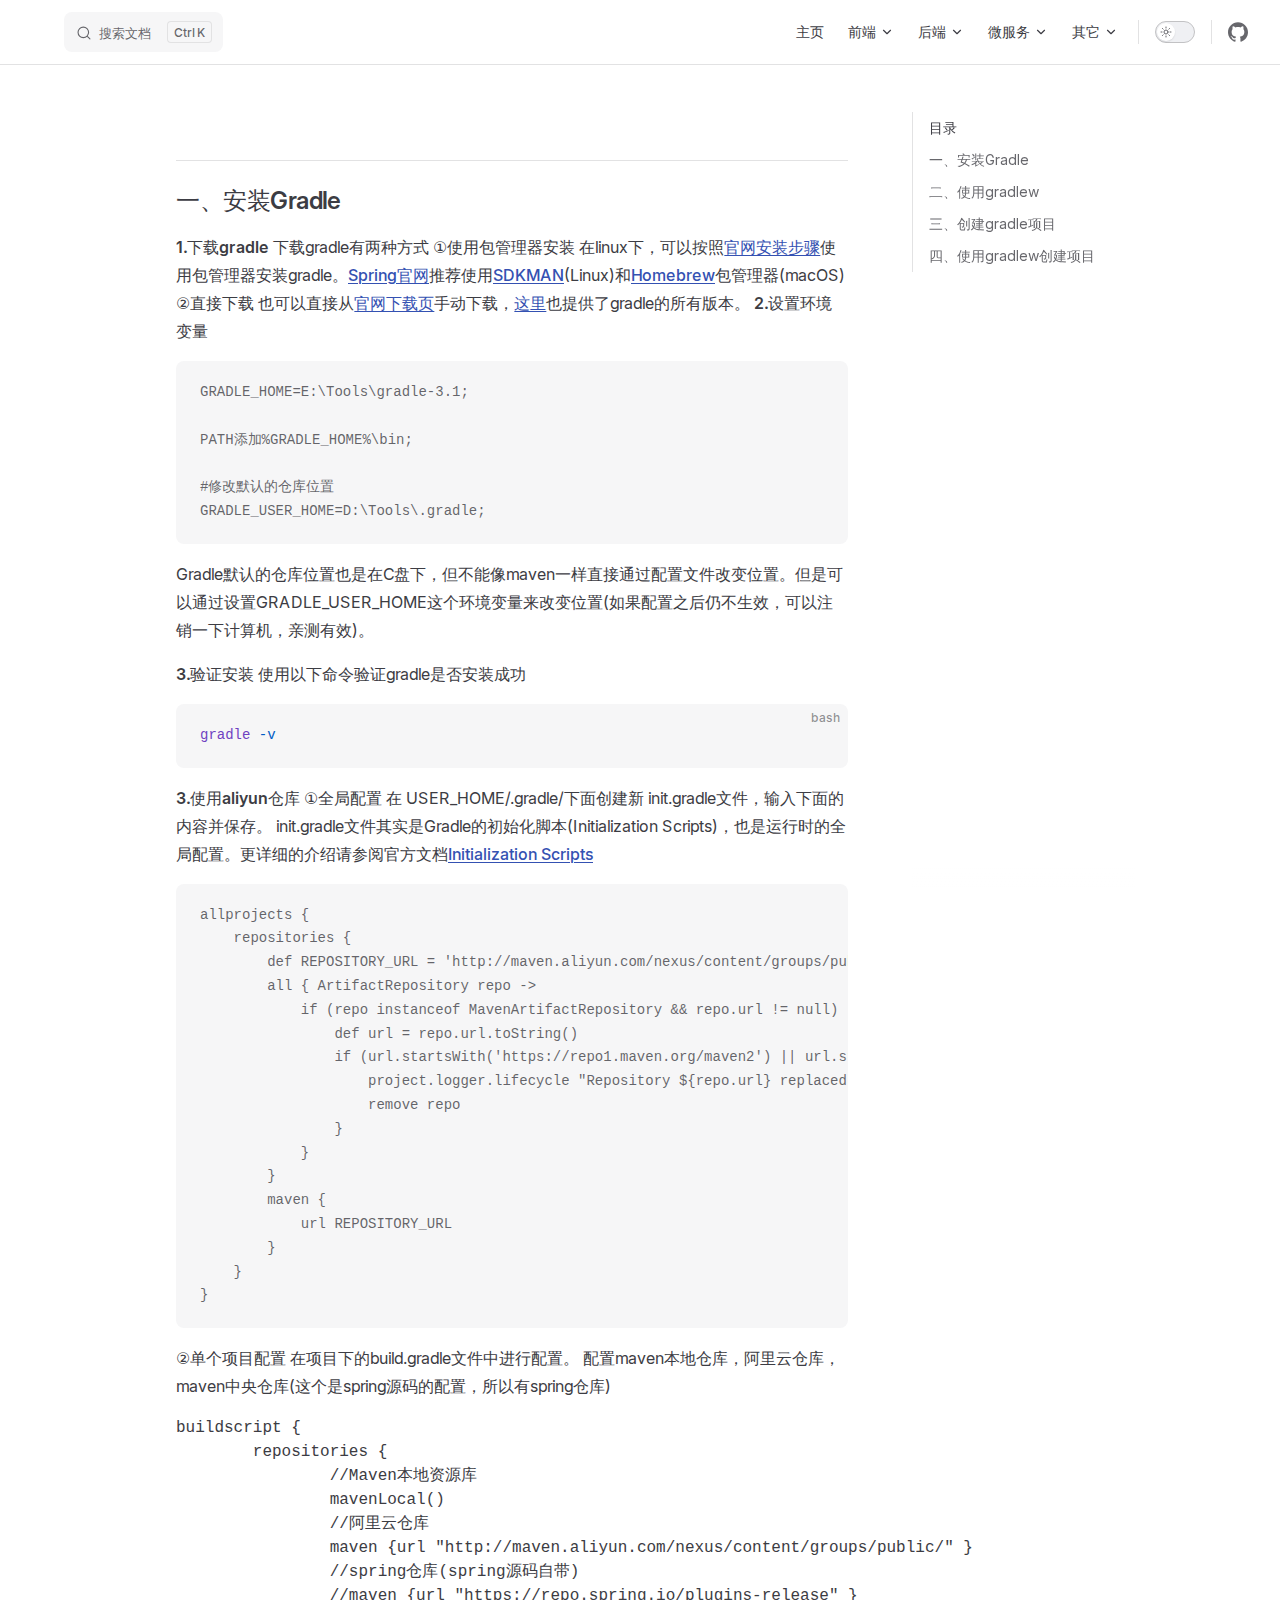
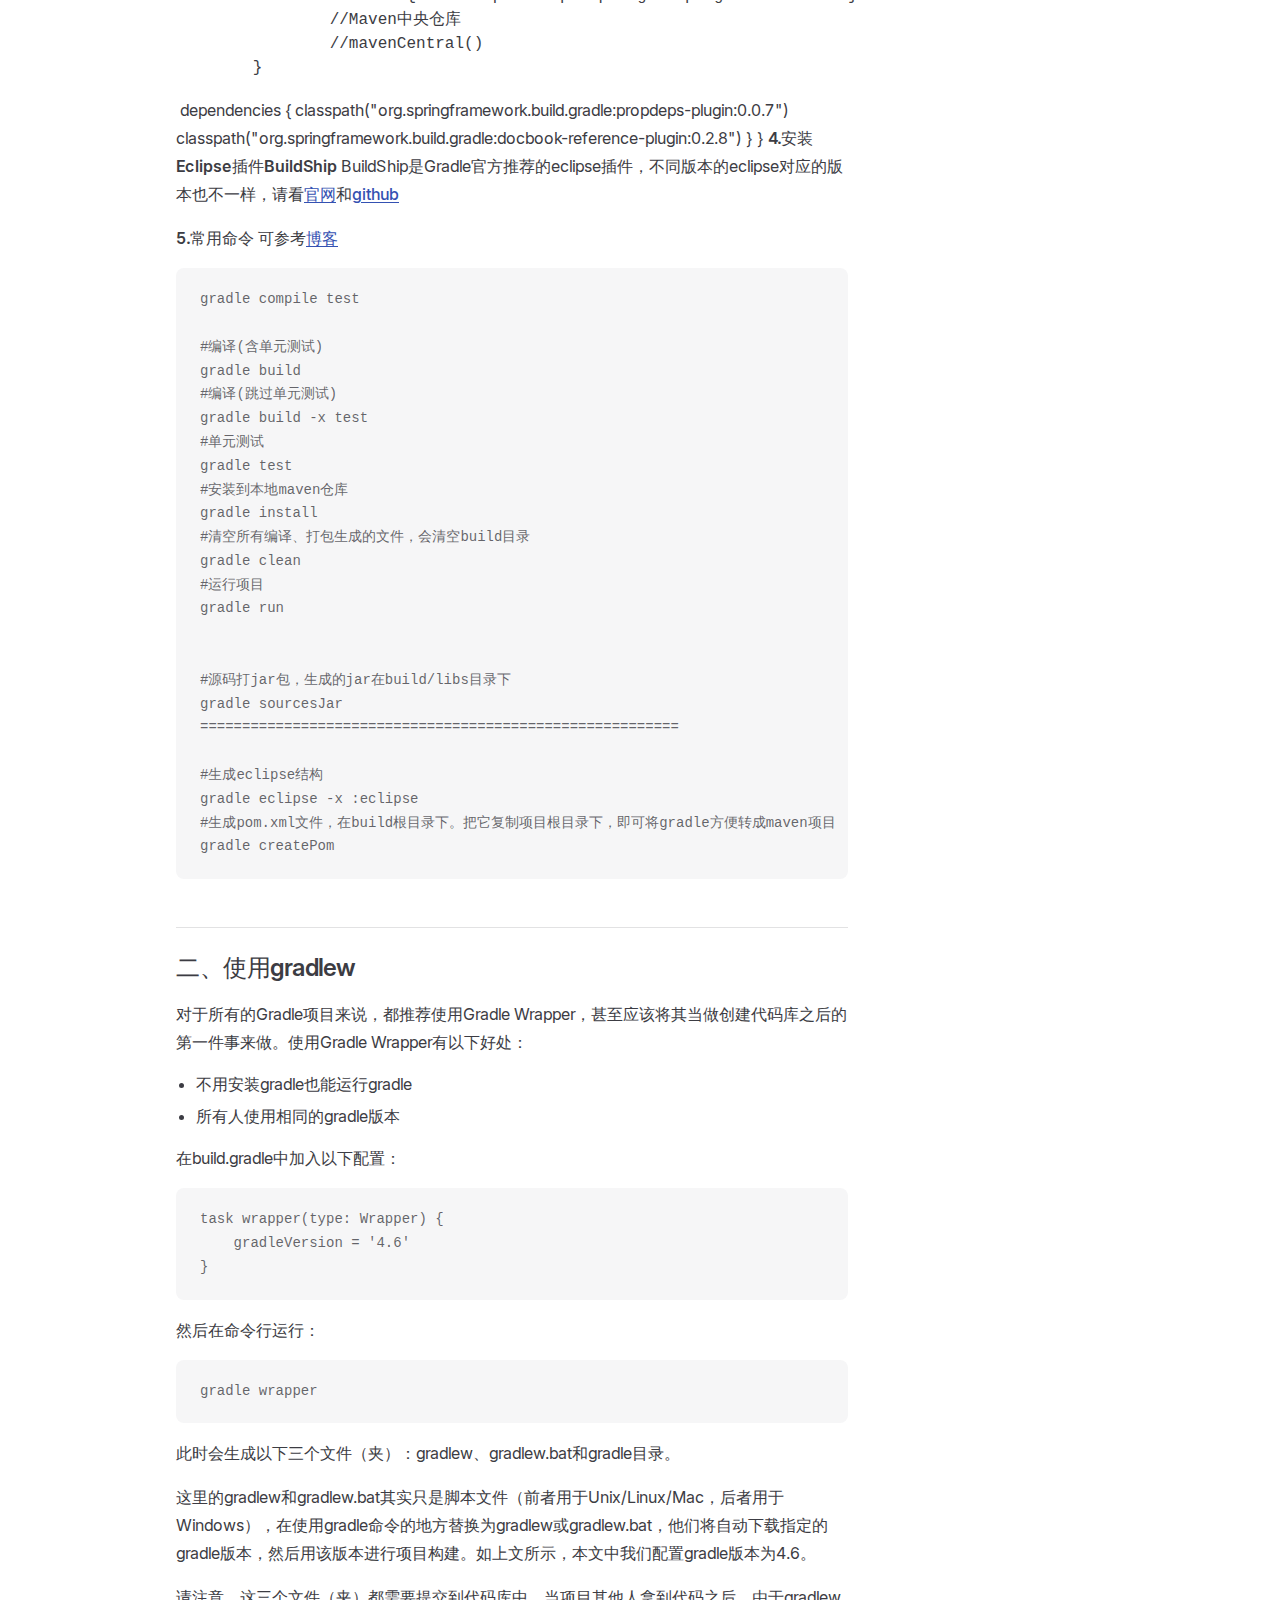
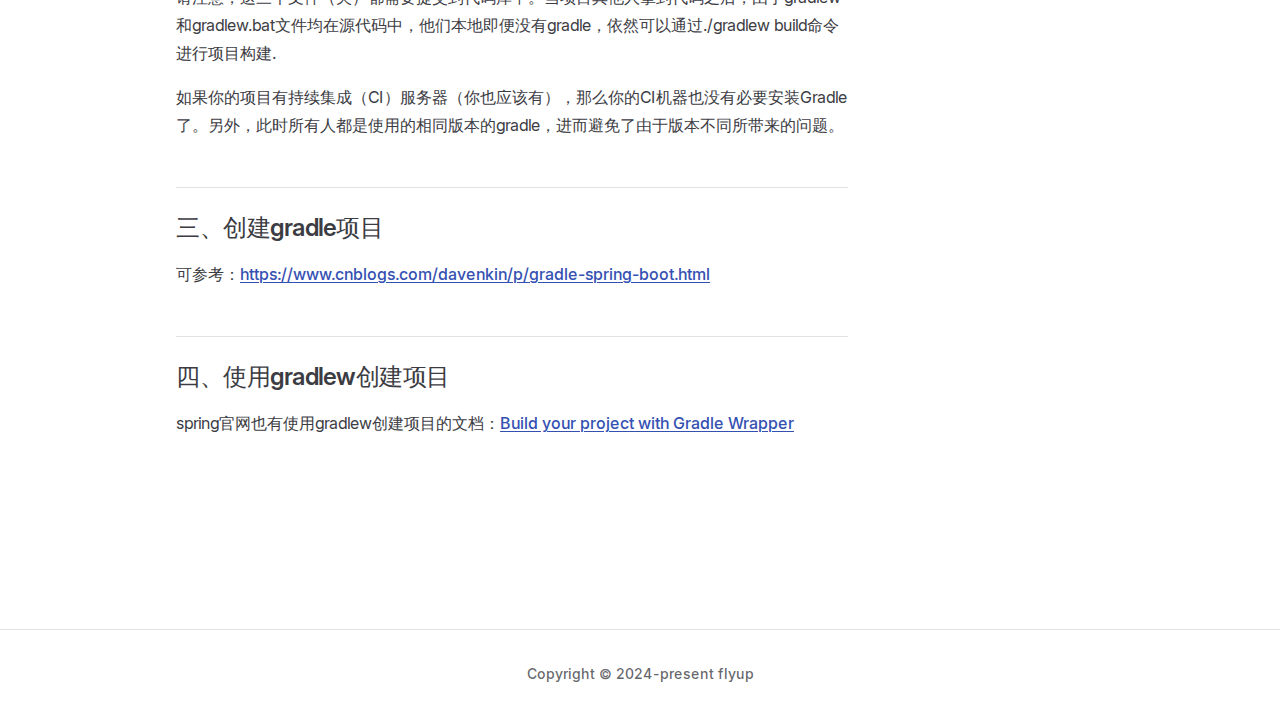
<file: tools/Gradle笔记.html>
<!DOCTYPE html>
<html lang="en-US" dir="ltr">
  <head>
    <meta charset="utf-8">
    <meta name="viewport" content="width=device-width,initial-scale=1">
    <title>静水楼台</title>
    <meta name="description" content="A VitePress Site">
    <meta name="generator" content="VitePress v1.2.2">
    <link rel="preload stylesheet" href="/assets/style.Dsxo__y1.css" as="style">
    
    <script type="module" src="/assets/app.C6N6brQn.js"></script>
    <link rel="preload" href="/assets/inter-roman-latin.Di8DUHzh.woff2" as="font" type="font/woff2" crossorigin="">
    <link rel="modulepreload" href="/assets/chunks/framework.C6jertZK.js">
    <link rel="modulepreload" href="/assets/chunks/theme.Q3ihGwoc.js">
    <link rel="modulepreload" href="/assets/tools_Gradle笔记.md.D69W1cAv.lean.js">
    <script id="check-dark-mode">(()=>{const e=localStorage.getItem("vitepress-theme-appearance")||"auto",a=window.matchMedia("(prefers-color-scheme: dark)").matches;(!e||e==="auto"?a:e==="dark")&&document.documentElement.classList.add("dark")})();</script>
    <script id="check-mac-os">document.documentElement.classList.toggle("mac",/Mac|iPhone|iPod|iPad/i.test(navigator.platform));</script>
  </head>
  <body>
    <div id="app"><div class="Layout" data-v-41e8be72><!--[--><!--]--><!--[--><span tabindex="-1" data-v-403b34f4></span><a href="#VPContent" class="VPSkipLink visually-hidden" data-v-403b34f4> Skip to content </a><!--]--><!----><header class="VPNav" data-v-41e8be72 data-v-e75c828d><div class="VPNavBar top" data-v-e75c828d data-v-8dd71d78><div class="wrapper" data-v-8dd71d78><div class="container" data-v-8dd71d78><div class="title" data-v-8dd71d78><div class="VPNavBarTitle" data-v-8dd71d78 data-v-f6236270><a class="title" href="/" data-v-f6236270><!--[--><!--]--><!----><!----><!--[--><!--]--></a></div></div><div class="content" data-v-8dd71d78><div class="content-body" data-v-8dd71d78><!--[--><!--]--><div class="VPNavBarSearch search" data-v-8dd71d78><!--[--><!----><div id="local-search"><button type="button" class="DocSearch DocSearch-Button" aria-label="搜索文档"><span class="DocSearch-Button-Container"><span class="vp-icon DocSearch-Search-Icon"></span><span class="DocSearch-Button-Placeholder">搜索文档</span></span><span class="DocSearch-Button-Keys"><kbd class="DocSearch-Button-Key"></kbd><kbd class="DocSearch-Button-Key">K</kbd></span></button></div><!--]--></div><nav aria-labelledby="main-nav-aria-label" class="VPNavBarMenu menu" data-v-8dd71d78 data-v-fd4c8781><span id="main-nav-aria-label" class="visually-hidden" data-v-fd4c8781>Main Navigation</span><!--[--><!--[--><a class="VPLink link VPNavBarMenuLink" href="/" tabindex="0" data-v-fd4c8781 data-v-ca770222><!--[--><span data-v-ca770222>主页</span><!--]--></a><!--]--><!--[--><div class="VPFlyout VPNavBarMenuGroup" data-v-fd4c8781 data-v-da01661c><button type="button" class="button" aria-haspopup="true" aria-expanded="false" data-v-da01661c><span class="text" data-v-da01661c><!----><span data-v-da01661c>前端</span><span class="vpi-chevron-down text-icon" data-v-da01661c></span></span></button><div class="menu" data-v-da01661c><div class="VPMenu" data-v-da01661c data-v-4656436b><div class="items" data-v-4656436b><!--[--><!--[--><div class="VPMenuLink" data-v-4656436b data-v-963e7a45><span class="VPLink" data-v-963e7a45><!--[-->Vue<!--]--></span></div><!--]--><!--[--><div class="VPMenuLink" data-v-4656436b data-v-963e7a45><span class="VPLink" data-v-963e7a45><!--[-->React<!--]--></span></div><!--]--><!--[--><div class="VPMenuLink" data-v-4656436b data-v-963e7a45><span class="VPLink" data-v-963e7a45><!--[-->Android<!--]--></span></div><!--]--><!--]--></div><!--[--><!--]--></div></div></div><!--]--><!--[--><div class="VPFlyout VPNavBarMenuGroup" data-v-fd4c8781 data-v-da01661c><button type="button" class="button" aria-haspopup="true" aria-expanded="false" data-v-da01661c><span class="text" data-v-da01661c><!----><span data-v-da01661c>后端</span><span class="vpi-chevron-down text-icon" data-v-da01661c></span></span></button><div class="menu" data-v-da01661c><div class="VPMenu" data-v-da01661c data-v-4656436b><div class="items" data-v-4656436b><!--[--><!--[--><div class="VPMenuLink" data-v-4656436b data-v-963e7a45><span class="VPLink" data-v-963e7a45><!--[-->MQ<!--]--></span></div><!--]--><!--[--><div class="VPMenuLink" data-v-4656436b data-v-963e7a45><span class="VPLink" data-v-963e7a45><!--[-->Redis<!--]--></span></div><!--]--><!--]--></div><!--[--><!--]--></div></div></div><!--]--><!--[--><div class="VPFlyout VPNavBarMenuGroup" data-v-fd4c8781 data-v-da01661c><button type="button" class="button" aria-haspopup="true" aria-expanded="false" data-v-da01661c><span class="text" data-v-da01661c><!----><span data-v-da01661c>微服务</span><span class="vpi-chevron-down text-icon" data-v-da01661c></span></span></button><div class="menu" data-v-da01661c><div class="VPMenu" data-v-da01661c data-v-4656436b><div class="items" data-v-4656436b><!--[--><!--[--><div class="VPMenuLink" data-v-4656436b data-v-963e7a45><span class="VPLink" data-v-963e7a45><!--[-->Spring Cloud<!--]--></span></div><!--]--><!--[--><div class="VPMenuLink" data-v-4656436b data-v-963e7a45><span class="VPLink" data-v-963e7a45><!--[-->Service Mesh<!--]--></span></div><!--]--><!--[--><div class="VPMenuLink" data-v-4656436b data-v-963e7a45><span class="VPLink" data-v-963e7a45><!--[-->Docker<!--]--></span></div><!--]--><!--[--><div class="VPMenuLink" data-v-4656436b data-v-963e7a45><span class="VPLink" data-v-963e7a45><!--[-->k8s<!--]--></span></div><!--]--><!--]--></div><!--[--><!--]--></div></div></div><!--]--><!--[--><div class="VPFlyout VPNavBarMenuGroup" data-v-fd4c8781 data-v-da01661c><button type="button" class="button" aria-haspopup="true" aria-expanded="false" data-v-da01661c><span class="text" data-v-da01661c><!----><span data-v-da01661c>其它</span><span class="vpi-chevron-down text-icon" data-v-da01661c></span></span></button><div class="menu" data-v-da01661c><div class="VPMenu" data-v-da01661c data-v-4656436b><div class="items" data-v-4656436b><!--[--><!--[--><div class="VPMenuLink" data-v-4656436b data-v-963e7a45><a class="VPLink link" href="/tools/Git%E7%AC%94%E8%AE%B0.html" data-v-963e7a45><!--[-->Git<!--]--></a></div><!--]--><!--[--><div class="VPMenuLink" data-v-4656436b data-v-963e7a45><a class="VPLink link" href="/tools/Maven%E7%AC%94%E8%AE%B0.html" data-v-963e7a45><!--[-->Maven<!--]--></a></div><!--]--><!--[--><div class="VPMenuLink" data-v-4656436b data-v-963e7a45><span class="VPLink" data-v-963e7a45><!--[-->语言<!--]--></span></div><!--]--><!--[--><div class="VPMenuLink" data-v-4656436b data-v-963e7a45><span class="VPLink" data-v-963e7a45><!--[-->杂<!--]--></span></div><!--]--><!--[--><div class="VPMenuLink" data-v-4656436b data-v-963e7a45><span class="VPLink" data-v-963e7a45><!--[-->方案设计<!--]--></span></div><!--]--><!--]--></div><!--[--><!--]--></div></div></div><!--]--><!--]--></nav><!----><div class="VPNavBarAppearance appearance" data-v-8dd71d78 data-v-31419d3d><button class="VPSwitch VPSwitchAppearance" type="button" role="switch" title="Switch to dark theme" aria-checked="false" data-v-31419d3d data-v-97b1538b data-v-10ac9a07><span class="check" data-v-10ac9a07><span class="icon" data-v-10ac9a07><!--[--><span class="vpi-sun sun" data-v-97b1538b></span><span class="vpi-moon moon" data-v-97b1538b></span><!--]--></span></span></button></div><div class="VPSocialLinks VPNavBarSocialLinks social-links" data-v-8dd71d78 data-v-4aea72c8 data-v-c48a77dc><!--[--><a class="VPSocialLink no-icon" href="https://github.com/vuejs/vitepress" aria-label="github" target="_blank" rel="noopener" data-v-c48a77dc data-v-4f038324><span class="vpi-social-github" /></a><!--]--></div><div class="VPFlyout VPNavBarExtra extra" data-v-8dd71d78 data-v-7a5a60f5 data-v-da01661c><button type="button" class="button" aria-haspopup="true" aria-expanded="false" aria-label="extra navigation" data-v-da01661c><span class="vpi-more-horizontal icon" data-v-da01661c></span></button><div class="menu" data-v-da01661c><div class="VPMenu" data-v-da01661c data-v-4656436b><!----><!--[--><!--[--><!----><div class="group" data-v-7a5a60f5><div class="item appearance" data-v-7a5a60f5><p class="label" data-v-7a5a60f5>Appearance</p><div class="appearance-action" data-v-7a5a60f5><button class="VPSwitch VPSwitchAppearance" type="button" role="switch" title="Switch to dark theme" aria-checked="false" data-v-7a5a60f5 data-v-97b1538b data-v-10ac9a07><span class="check" data-v-10ac9a07><span class="icon" data-v-10ac9a07><!--[--><span class="vpi-sun sun" data-v-97b1538b></span><span class="vpi-moon moon" data-v-97b1538b></span><!--]--></span></span></button></div></div></div><div class="group" data-v-7a5a60f5><div class="item social-links" data-v-7a5a60f5><div class="VPSocialLinks social-links-list" data-v-7a5a60f5 data-v-c48a77dc><!--[--><a class="VPSocialLink no-icon" href="https://github.com/vuejs/vitepress" aria-label="github" target="_blank" rel="noopener" data-v-c48a77dc data-v-4f038324><span class="vpi-social-github" /></a><!--]--></div></div></div><!--]--><!--]--></div></div></div><!--[--><!--]--><button type="button" class="VPNavBarHamburger hamburger" aria-label="mobile navigation" aria-expanded="false" aria-controls="VPNavScreen" data-v-8dd71d78 data-v-8b1b27ae><span class="container" data-v-8b1b27ae><span class="top" data-v-8b1b27ae></span><span class="middle" data-v-8b1b27ae></span><span class="bottom" data-v-8b1b27ae></span></span></button></div></div></div></div><div class="divider" data-v-8dd71d78><div class="divider-line" data-v-8dd71d78></div></div></div><!----></header><div class="VPLocalNav empty fixed" data-v-41e8be72 data-v-13941054><div class="container" data-v-13941054><!----><div class="VPLocalNavOutlineDropdown" style="--vp-vh:0px;" data-v-13941054 data-v-b5f027b0><button data-v-b5f027b0>Return to top</button><!----></div></div></div><!----><div class="VPContent" id="VPContent" data-v-41e8be72 data-v-4c7856c6><div class="VPDoc has-aside" data-v-4c7856c6 data-v-54e61e03><!--[--><!--]--><div class="container" data-v-54e61e03><div class="aside" data-v-54e61e03><div class="aside-curtain" data-v-54e61e03></div><div class="aside-container" data-v-54e61e03><div class="aside-content" data-v-54e61e03><div class="VPDocAside" data-v-54e61e03 data-v-f245b7e5><!--[--><!--]--><!--[--><!--]--><nav aria-labelledby="doc-outline-aria-label" class="VPDocAsideOutline" data-v-f245b7e5 data-v-e57a11cf><div class="content" data-v-e57a11cf><div class="outline-marker" data-v-e57a11cf></div><div aria-level="2" class="outline-title" id="doc-outline-aria-label" role="heading" data-v-e57a11cf>目录</div><ul class="VPDocOutlineItem root" data-v-e57a11cf data-v-1c0a706d><!--[--><!--]--></ul></div></nav><!--[--><!--]--><div class="spacer" data-v-f245b7e5></div><!--[--><!--]--><!----><!--[--><!--]--><!--[--><!--]--></div></div></div></div><div class="content" data-v-54e61e03><div class="content-container" data-v-54e61e03><!--[--><!--]--><main class="main" data-v-54e61e03><div style="position:relative;" class="vp-doc _tools_Gradle%E7%AC%94%E8%AE%B0" data-v-54e61e03><div><h2 id="一、安装gradle" tabindex="-1">一、安装Gradle <a class="header-anchor" href="#一、安装gradle" aria-label="Permalink to &quot;一、安装Gradle&quot;">​</a></h2><p><strong>1.下载gradle</strong> 下载gradle有两种方式 ①使用包管理器安装 在linux下，可以按照<a href="https://docs.gradle.org/current/userguide/installation.html" target="_blank" rel="noreferrer">官网安装步骤</a>使用包管理器安装gradle。<a href="http://spring.io/guides/gs/gradle/#initial" target="_blank" rel="noreferrer">Spring官网</a>推荐使用<a href="https://sdkman.io/" target="_blank" rel="noreferrer">SDKMAN</a>(Linux)和<a href="https://brew.sh/" target="_blank" rel="noreferrer">Homebrew</a>包管理器(macOS) ②直接下载 也可以直接从<a href="https://gradle.org/releases/" target="_blank" rel="noreferrer">官网下载页</a>手动下载，<a href="http://services.gradle.org/distributions/" target="_blank" rel="noreferrer">这里</a>也提供了gradle的所有版本。 <strong>2.设置环境变量</strong></p><div class="language- vp-adaptive-theme"><button title="Copy Code" class="copy"></button><span class="lang"></span><pre class="shiki shiki-themes github-light github-dark vp-code" tabindex="0"><code><span class="line"><span>GRADLE_HOME=E:\Tools\gradle-3.1;</span></span>
<span class="line"><span></span></span>
<span class="line"><span>PATH添加%GRADLE_HOME%\bin;</span></span>
<span class="line"><span></span></span>
<span class="line"><span>#修改默认的仓库位置</span></span>
<span class="line"><span>GRADLE_USER_HOME=D:\Tools\.gradle;</span></span></code></pre></div><p>Gradle默认的仓库位置也是在C盘下，但不能像maven一样直接通过配置文件改变位置。但是可以通过设置GRADLE_USER_HOME这个环境变量来改变位置(如果配置之后仍不生效，可以注销一下计算机，亲测有效)。</p><p><strong>3.验证安装</strong> 使用以下命令验证gradle是否安装成功</p><div class="language-bash vp-adaptive-theme"><button title="Copy Code" class="copy"></button><span class="lang">bash</span><pre class="shiki shiki-themes github-light github-dark vp-code" tabindex="0"><code><span class="line"><span style="--shiki-light:#6F42C1;--shiki-dark:#B392F0;">gradle</span><span style="--shiki-light:#005CC5;--shiki-dark:#79B8FF;"> -v</span></span></code></pre></div><p><strong>3.使用aliyun仓库</strong> ①全局配置 在 USER_HOME/.gradle/下面创建新 init.gradle文件，输入下面的内容并保存。 init.gradle文件其实是Gradle的初始化脚本(Initialization Scripts)，也是运行时的全局配置。更详细的介绍请参阅官方文档<a href="http://gradle.org/docs/current/userguide/init_scripts.html" target="_blank" rel="noreferrer">Initialization Scripts</a></p><div class="language- vp-adaptive-theme"><button title="Copy Code" class="copy"></button><span class="lang"></span><pre class="shiki shiki-themes github-light github-dark vp-code" tabindex="0"><code><span class="line"><span>allprojects {</span></span>
<span class="line"><span>    repositories {</span></span>
<span class="line"><span>        def REPOSITORY_URL = &#39;http://maven.aliyun.com/nexus/content/groups/public/&#39;</span></span>
<span class="line"><span>        all { ArtifactRepository repo -&gt;</span></span>
<span class="line"><span>            if (repo instanceof MavenArtifactRepository &amp;&amp; repo.url != null) {</span></span>
<span class="line"><span>                def url = repo.url.toString()</span></span>
<span class="line"><span>                if (url.startsWith(&#39;https://repo1.maven.org/maven2&#39;) || url.startsWith(&#39;https://jcenter.bintray.com/&#39;)) {</span></span>
<span class="line"><span>                    project.logger.lifecycle &quot;Repository ${repo.url} replaced by $REPOSITORY_URL.&quot;</span></span>
<span class="line"><span>                    remove repo</span></span>
<span class="line"><span>                }</span></span>
<span class="line"><span>            }</span></span>
<span class="line"><span>        }</span></span>
<span class="line"><span>        maven {</span></span>
<span class="line"><span>            url REPOSITORY_URL</span></span>
<span class="line"><span>        }</span></span>
<span class="line"><span>    }</span></span>
<span class="line"><span>}</span></span></code></pre></div><p>②单个项目配置 在项目下的build.gradle文件中进行配置。 配置maven本地仓库，阿里云仓库，maven中央仓库(这个是spring源码的配置，所以有spring仓库)</p><pre><code>buildscript {
	repositories {
		//Maven本地资源库
		mavenLocal()
		//阿里云仓库
		maven {url &quot;http://maven.aliyun.com/nexus/content/groups/public/&quot; }
		//spring仓库(spring源码自带)
		//maven {url &quot;https://repo.spring.io/plugins-release&quot; }		
		//Maven中央仓库
		//mavenCentral()
	}
</code></pre><p>​ dependencies { classpath(&quot;org.springframework.build.gradle:propdeps-plugin:0.0.7&quot;) classpath(&quot;org.springframework.build.gradle:docbook-reference-plugin:0.2.8&quot;) } } <strong>4.安装Eclipse插件BuildShip</strong> BuildShip是Gradle官方推荐的eclipse插件，不同版本的eclipse对应的版本也不一样，请看<a href="http://projects.eclipse.org/projects/tools.buildship" target="_blank" rel="noreferrer">官网</a>和<a href="https://github.com/eclipse/buildship" target="_blank" rel="noreferrer">github</a></p><p><strong>5.常用命令</strong> 可参考<a href="http://www.cnblogs.com/yjmyzz/p/gradle-getting-start.html" target="_blank" rel="noreferrer">博客</a></p><div class="language- vp-adaptive-theme"><button title="Copy Code" class="copy"></button><span class="lang"></span><pre class="shiki shiki-themes github-light github-dark vp-code" tabindex="0"><code><span class="line"><span>gradle compile test</span></span>
<span class="line"><span></span></span>
<span class="line"><span>#编译(含单元测试)</span></span>
<span class="line"><span>gradle build</span></span>
<span class="line"><span>#编译(跳过单元测试)</span></span>
<span class="line"><span>gradle build -x test</span></span>
<span class="line"><span>#单元测试</span></span>
<span class="line"><span>gradle test</span></span>
<span class="line"><span>#安装到本地maven仓库</span></span>
<span class="line"><span>gradle install</span></span>
<span class="line"><span>#清空所有编译、打包生成的文件，会清空build目录</span></span>
<span class="line"><span>gradle clean</span></span>
<span class="line"><span>#运行项目</span></span>
<span class="line"><span>gradle run</span></span>
<span class="line"><span></span></span>
<span class="line"><span></span></span>
<span class="line"><span>#源码打jar包，生成的jar在build/libs目录下</span></span>
<span class="line"><span>gradle sourcesJar</span></span>
<span class="line"><span>=========================================================</span></span>
<span class="line"><span></span></span>
<span class="line"><span>#生成eclipse结构</span></span>
<span class="line"><span>gradle eclipse -x :eclipse    </span></span>
<span class="line"><span>#生成pom.xml文件，在build根目录下。把它复制项目根目录下，即可将gradle方便转成maven项目</span></span>
<span class="line"><span>gradle createPom</span></span></code></pre></div><h2 id="二、使用gradlew" tabindex="-1">二、使用gradlew <a class="header-anchor" href="#二、使用gradlew" aria-label="Permalink to &quot;二、使用gradlew&quot;">​</a></h2><p>对于所有的Gradle项目来说，都推荐使用Gradle Wrapper，甚至应该将其当做创建代码库之后的第一件事来做。使用Gradle Wrapper有以下好处：</p><ul><li>不用安装gradle也能运行gradle</li><li>所有人使用相同的gradle版本</li></ul><p>在build.gradle中加入以下配置：</p><div class="language- vp-adaptive-theme"><button title="Copy Code" class="copy"></button><span class="lang"></span><pre class="shiki shiki-themes github-light github-dark vp-code" tabindex="0"><code><span class="line"><span>task wrapper(type: Wrapper) {</span></span>
<span class="line"><span>    gradleVersion = &#39;4.6&#39;</span></span>
<span class="line"><span>}</span></span></code></pre></div><p>然后在命令行运行：</p><div class="language- vp-adaptive-theme"><button title="Copy Code" class="copy"></button><span class="lang"></span><pre class="shiki shiki-themes github-light github-dark vp-code" tabindex="0"><code><span class="line"><span>gradle wrapper</span></span></code></pre></div><p>此时会生成以下三个文件（夹）：gradlew、gradlew.bat和gradle目录。</p><p>这里的gradlew和gradlew.bat其实只是脚本文件（前者用于Unix/Linux/Mac，后者用于Windows），在使用gradle命令的地方替换为gradlew或gradlew.bat，他们将自动下载指定的gradle版本，然后用该版本进行项目构建。如上文所示，本文中我们配置gradle版本为4.6。</p><p>请注意，这三个文件（夹）都需要提交到代码库中。当项目其他人拿到代码之后，由于gradlew和gradlew.bat文件均在源代码中，他们本地即便没有gradle，依然可以通过./gradlew build命令进行项目构建.</p><p>如果你的项目有持续集成（CI）服务器（你也应该有），那么你的CI机器也没有必要安装Gradle了。另外，此时所有人都是使用的相同版本的gradle，进而避免了由于版本不同所带来的问题。</p><h2 id="三、创建gradle项目" tabindex="-1">三、创建gradle项目 <a class="header-anchor" href="#三、创建gradle项目" aria-label="Permalink to &quot;三、创建gradle项目&quot;">​</a></h2><p>可参考：<a href="https://www.cnblogs.com/davenkin/p/gradle-spring-boot.html" target="_blank" rel="noreferrer">https://www.cnblogs.com/davenkin/p/gradle-spring-boot.html</a></p><h2 id="四、使用gradlew创建项目" tabindex="-1">四、使用gradlew创建项目 <a class="header-anchor" href="#四、使用gradlew创建项目" aria-label="Permalink to &quot;四、使用gradlew创建项目&quot;">​</a></h2><p>spring官网也有使用gradlew创建项目的文档：<a href="http://spring.io/guides/gs/gradle/#_build_your_project_with_gradle_wrapper" target="_blank" rel="noreferrer">Build your project with Gradle Wrapper</a></p></div></div></main><footer class="VPDocFooter" data-v-54e61e03 data-v-98758174><!--[--><!--]--><!----><!----></footer><!--[--><!--]--></div></div></div><!--[--><!--]--></div></div><footer class="VPFooter" data-v-41e8be72 data-v-5a830141><div class="container" data-v-5a830141><!----><p class="copyright" data-v-5a830141>Copyright © 2024-present flyup</p></div></footer><!--[--><!--]--></div></div>
    <script>window.__VP_HASH_MAP__=JSON.parse("{\"api-examples.md\":\"CN8Pr7XH\",\"index.md\":\"BDx7Co48\",\"tools_idea笔记.md\":\"CE52obq3\",\"markdown-examples.md\":\"ClQMPoHM\",\"tools_gradle笔记.md\":\"D69W1cAv\",\"tools_jenkins笔记.md\":\"Duh5dcLy\",\"tools_maven笔记.md\":\"gqv0BwnT\",\"tools_git笔记.md\":\"B6vngqqK\",\"tools_sonarqube笔记.md\":\"DJczLg3K\",\"tools_vagrant_vagrant入门.md\":\"DoAlfabo\"}");window.__VP_SITE_DATA__=JSON.parse("{\"lang\":\"en-US\",\"dir\":\"ltr\",\"title\":\"静水楼台\",\"description\":\"A VitePress Site\",\"base\":\"/\",\"head\":[],\"router\":{\"prefetchLinks\":true},\"appearance\":true,\"themeConfig\":{\"logo\":\"\",\"siteTitle\":\"\",\"outlineTitle\":\"目录\",\"outline\":[2,6],\"nav\":[{\"text\":\"主页\",\"link\":\"/\"},{\"text\":\"前端\",\"items\":[{\"text\":\"Vue\",\"link\":\"\"},{\"text\":\"React\",\"link\":\"\"},{\"text\":\"Android\",\"link\":\"\"}]},{\"text\":\"后端\",\"items\":[{\"text\":\"MQ\",\"link\":\"\"},{\"text\":\"Redis\",\"link\":\"\"}]},{\"text\":\"微服务\",\"items\":[{\"text\":\"Spring Cloud\",\"link\":\"\"},{\"text\":\"Service Mesh\",\"link\":\"\"},{\"text\":\"Docker\",\"link\":\"\"},{\"text\":\"k8s\",\"link\":\"\"}]},{\"text\":\"其它\",\"items\":[{\"text\":\"Git\",\"link\":\"tools/Git笔记\"},{\"text\":\"Maven\",\"link\":\"tools/Maven笔记\"},{\"text\":\"语言\",\"link\":\"\"},{\"text\":\"杂\",\"link\":\"\"},{\"text\":\"方案设计\",\"link\":\"\"}]}],\"sidebar\":{\"/tools1111/\":[{\"text\":\"Examples\",\"collapsible\":true,\"collapsed\":true,\"items\":[{\"text\":\"Markdown Examples\",\"link\":\"/markdown-examples\"},{\"text\":\"Runtime API Examples\",\"link\":\"/api-examples\"},{\"text\":\"入门\",\"link\":\"\"},{\"text\":\"进阶\",\"link\":\"\"}]},{\"text\":\"Examples2\",\"collapsible\":true,\"collapsed\":true,\"items\":[{\"text\":\"FAQ\",\"link\":\"\"},{\"text\":\"最佳实践\",\"link\":\"\"}]}]},\"socialLinks\":[{\"icon\":\"github\",\"link\":\"https://github.com/vuejs/vitepress\"}],\"search\":{\"provider\":\"local\",\"options\":{\"translations\":{\"button\":{\"buttonText\":\"搜索文档\",\"buttonAriaLabel\":\"搜索文档\"},\"modal\":{\"noResultsText\":\"无法找到相关结果\",\"resetButtonTitle\":\"清除查询条件\",\"footer\":{\"selectText\":\"选择\",\"navigateText\":\"切换\"}}}}},\"footer\":{\"copyright\":\"Copyright © 2024-present flyup\"}},\"locales\":{},\"scrollOffset\":134,\"cleanUrls\":false}");</script>
    
  </body>
</html>
</file>
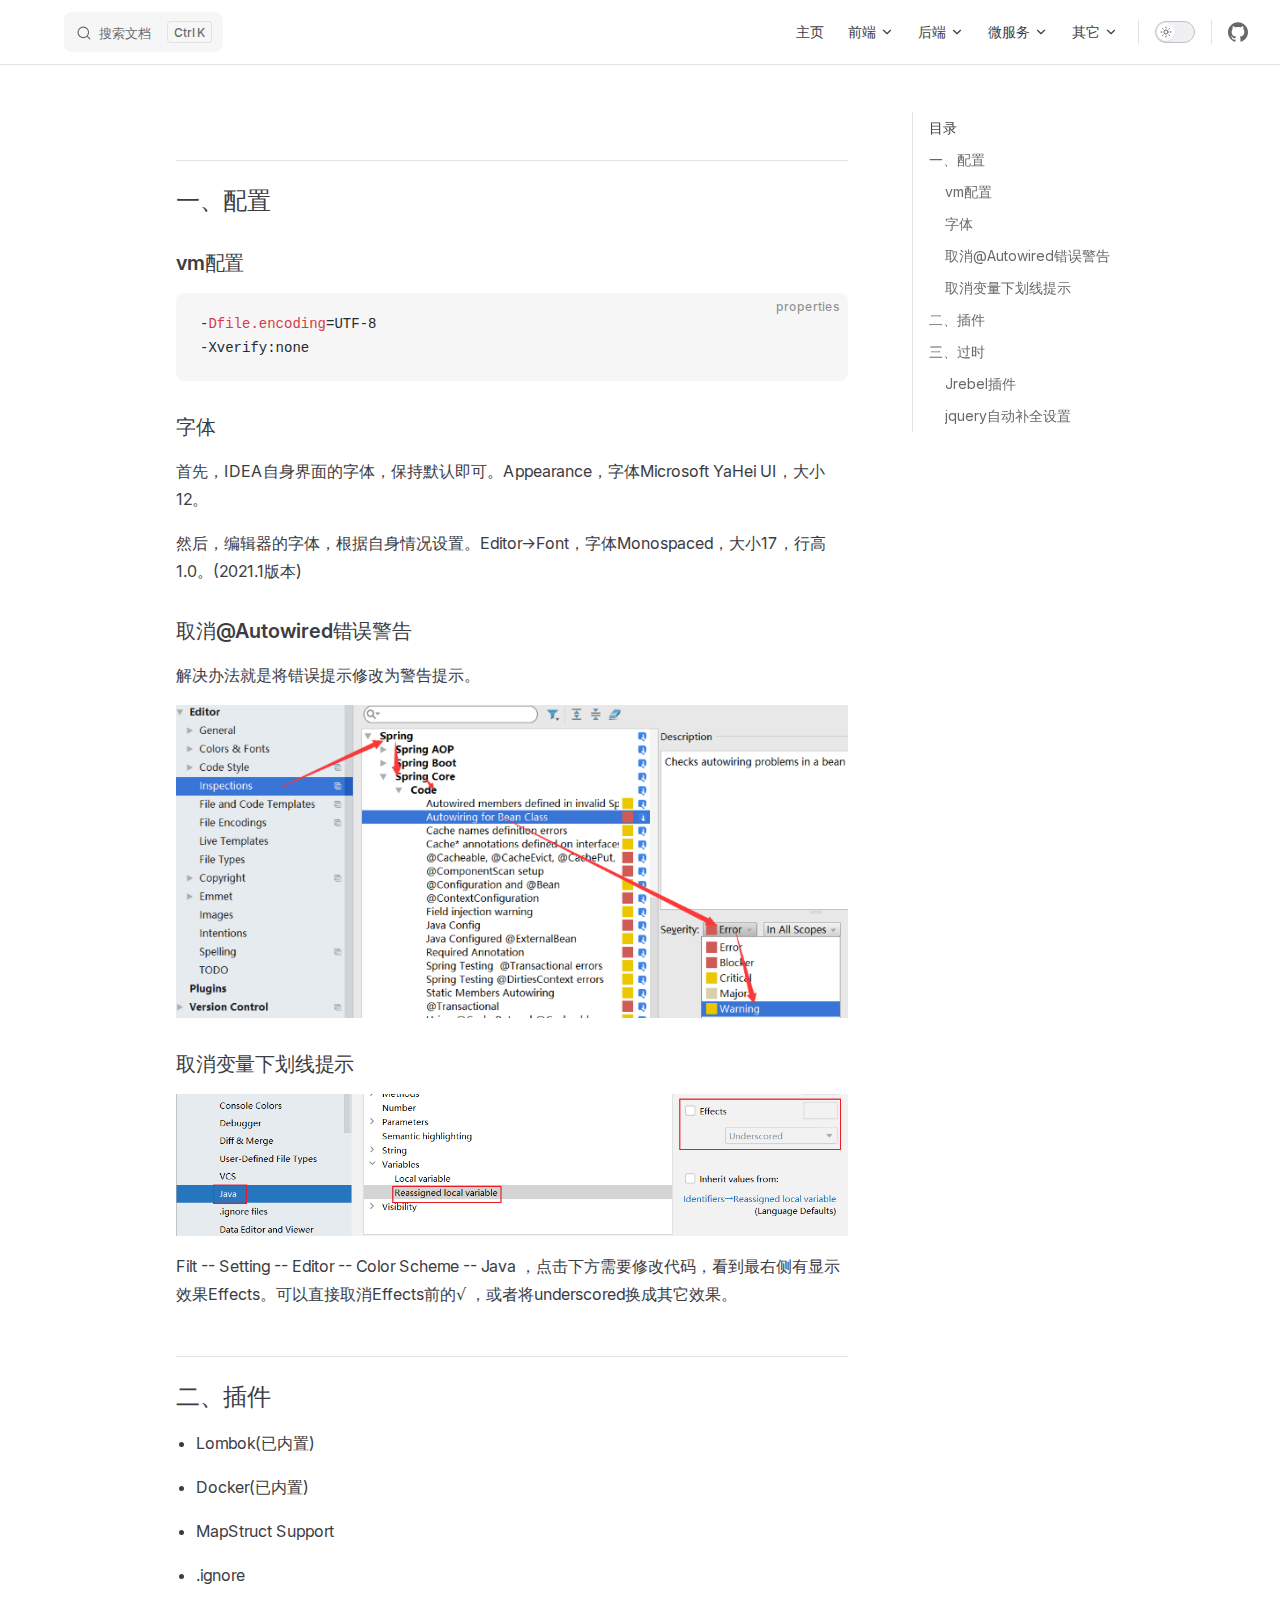
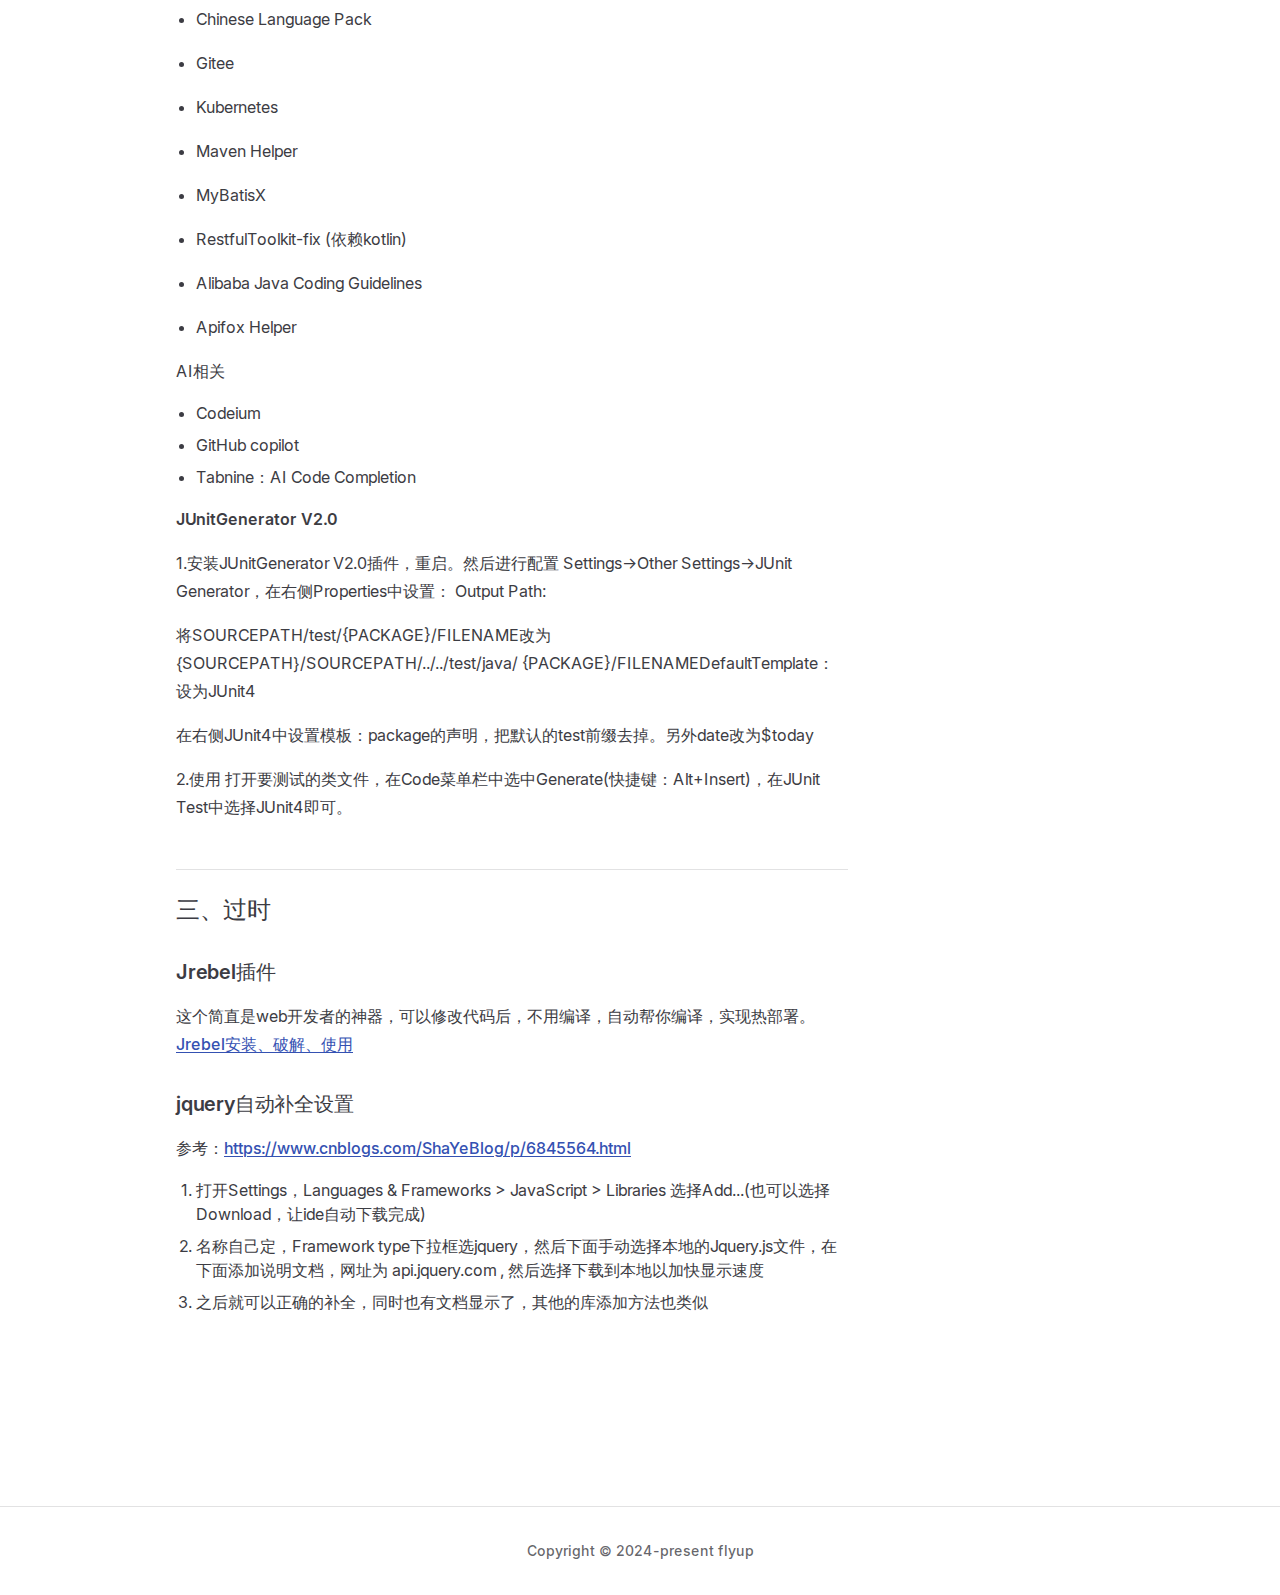
<file: tools/IDEA笔记.html>
<!DOCTYPE html>
<html lang="en-US" dir="ltr">
  <head>
    <meta charset="utf-8">
    <meta name="viewport" content="width=device-width,initial-scale=1">
    <title>静水楼台</title>
    <meta name="description" content="A VitePress Site">
    <meta name="generator" content="VitePress v1.2.2">
    <link rel="preload stylesheet" href="/assets/style.Dsxo__y1.css" as="style">
    
    <script type="module" src="/assets/app.C6N6brQn.js"></script>
    <link rel="preload" href="/assets/inter-roman-latin.Di8DUHzh.woff2" as="font" type="font/woff2" crossorigin="">
    <link rel="modulepreload" href="/assets/chunks/framework.C6jertZK.js">
    <link rel="modulepreload" href="/assets/chunks/theme.Q3ihGwoc.js">
    <link rel="modulepreload" href="/assets/tools_IDEA笔记.md.CE52obq3.lean.js">
    <script id="check-dark-mode">(()=>{const e=localStorage.getItem("vitepress-theme-appearance")||"auto",a=window.matchMedia("(prefers-color-scheme: dark)").matches;(!e||e==="auto"?a:e==="dark")&&document.documentElement.classList.add("dark")})();</script>
    <script id="check-mac-os">document.documentElement.classList.toggle("mac",/Mac|iPhone|iPod|iPad/i.test(navigator.platform));</script>
  </head>
  <body>
    <div id="app"><div class="Layout" data-v-41e8be72><!--[--><!--]--><!--[--><span tabindex="-1" data-v-403b34f4></span><a href="#VPContent" class="VPSkipLink visually-hidden" data-v-403b34f4> Skip to content </a><!--]--><!----><header class="VPNav" data-v-41e8be72 data-v-e75c828d><div class="VPNavBar top" data-v-e75c828d data-v-8dd71d78><div class="wrapper" data-v-8dd71d78><div class="container" data-v-8dd71d78><div class="title" data-v-8dd71d78><div class="VPNavBarTitle" data-v-8dd71d78 data-v-f6236270><a class="title" href="/" data-v-f6236270><!--[--><!--]--><!----><!----><!--[--><!--]--></a></div></div><div class="content" data-v-8dd71d78><div class="content-body" data-v-8dd71d78><!--[--><!--]--><div class="VPNavBarSearch search" data-v-8dd71d78><!--[--><!----><div id="local-search"><button type="button" class="DocSearch DocSearch-Button" aria-label="搜索文档"><span class="DocSearch-Button-Container"><span class="vp-icon DocSearch-Search-Icon"></span><span class="DocSearch-Button-Placeholder">搜索文档</span></span><span class="DocSearch-Button-Keys"><kbd class="DocSearch-Button-Key"></kbd><kbd class="DocSearch-Button-Key">K</kbd></span></button></div><!--]--></div><nav aria-labelledby="main-nav-aria-label" class="VPNavBarMenu menu" data-v-8dd71d78 data-v-fd4c8781><span id="main-nav-aria-label" class="visually-hidden" data-v-fd4c8781>Main Navigation</span><!--[--><!--[--><a class="VPLink link VPNavBarMenuLink" href="/" tabindex="0" data-v-fd4c8781 data-v-ca770222><!--[--><span data-v-ca770222>主页</span><!--]--></a><!--]--><!--[--><div class="VPFlyout VPNavBarMenuGroup" data-v-fd4c8781 data-v-da01661c><button type="button" class="button" aria-haspopup="true" aria-expanded="false" data-v-da01661c><span class="text" data-v-da01661c><!----><span data-v-da01661c>前端</span><span class="vpi-chevron-down text-icon" data-v-da01661c></span></span></button><div class="menu" data-v-da01661c><div class="VPMenu" data-v-da01661c data-v-4656436b><div class="items" data-v-4656436b><!--[--><!--[--><div class="VPMenuLink" data-v-4656436b data-v-963e7a45><span class="VPLink" data-v-963e7a45><!--[-->Vue<!--]--></span></div><!--]--><!--[--><div class="VPMenuLink" data-v-4656436b data-v-963e7a45><span class="VPLink" data-v-963e7a45><!--[-->React<!--]--></span></div><!--]--><!--[--><div class="VPMenuLink" data-v-4656436b data-v-963e7a45><span class="VPLink" data-v-963e7a45><!--[-->Android<!--]--></span></div><!--]--><!--]--></div><!--[--><!--]--></div></div></div><!--]--><!--[--><div class="VPFlyout VPNavBarMenuGroup" data-v-fd4c8781 data-v-da01661c><button type="button" class="button" aria-haspopup="true" aria-expanded="false" data-v-da01661c><span class="text" data-v-da01661c><!----><span data-v-da01661c>后端</span><span class="vpi-chevron-down text-icon" data-v-da01661c></span></span></button><div class="menu" data-v-da01661c><div class="VPMenu" data-v-da01661c data-v-4656436b><div class="items" data-v-4656436b><!--[--><!--[--><div class="VPMenuLink" data-v-4656436b data-v-963e7a45><span class="VPLink" data-v-963e7a45><!--[-->MQ<!--]--></span></div><!--]--><!--[--><div class="VPMenuLink" data-v-4656436b data-v-963e7a45><span class="VPLink" data-v-963e7a45><!--[-->Redis<!--]--></span></div><!--]--><!--]--></div><!--[--><!--]--></div></div></div><!--]--><!--[--><div class="VPFlyout VPNavBarMenuGroup" data-v-fd4c8781 data-v-da01661c><button type="button" class="button" aria-haspopup="true" aria-expanded="false" data-v-da01661c><span class="text" data-v-da01661c><!----><span data-v-da01661c>微服务</span><span class="vpi-chevron-down text-icon" data-v-da01661c></span></span></button><div class="menu" data-v-da01661c><div class="VPMenu" data-v-da01661c data-v-4656436b><div class="items" data-v-4656436b><!--[--><!--[--><div class="VPMenuLink" data-v-4656436b data-v-963e7a45><span class="VPLink" data-v-963e7a45><!--[-->Spring Cloud<!--]--></span></div><!--]--><!--[--><div class="VPMenuLink" data-v-4656436b data-v-963e7a45><span class="VPLink" data-v-963e7a45><!--[-->Service Mesh<!--]--></span></div><!--]--><!--[--><div class="VPMenuLink" data-v-4656436b data-v-963e7a45><span class="VPLink" data-v-963e7a45><!--[-->Docker<!--]--></span></div><!--]--><!--[--><div class="VPMenuLink" data-v-4656436b data-v-963e7a45><span class="VPLink" data-v-963e7a45><!--[-->k8s<!--]--></span></div><!--]--><!--]--></div><!--[--><!--]--></div></div></div><!--]--><!--[--><div class="VPFlyout VPNavBarMenuGroup" data-v-fd4c8781 data-v-da01661c><button type="button" class="button" aria-haspopup="true" aria-expanded="false" data-v-da01661c><span class="text" data-v-da01661c><!----><span data-v-da01661c>其它</span><span class="vpi-chevron-down text-icon" data-v-da01661c></span></span></button><div class="menu" data-v-da01661c><div class="VPMenu" data-v-da01661c data-v-4656436b><div class="items" data-v-4656436b><!--[--><!--[--><div class="VPMenuLink" data-v-4656436b data-v-963e7a45><a class="VPLink link" href="/tools/Git%E7%AC%94%E8%AE%B0.html" data-v-963e7a45><!--[-->Git<!--]--></a></div><!--]--><!--[--><div class="VPMenuLink" data-v-4656436b data-v-963e7a45><a class="VPLink link" href="/tools/Maven%E7%AC%94%E8%AE%B0.html" data-v-963e7a45><!--[-->Maven<!--]--></a></div><!--]--><!--[--><div class="VPMenuLink" data-v-4656436b data-v-963e7a45><span class="VPLink" data-v-963e7a45><!--[-->语言<!--]--></span></div><!--]--><!--[--><div class="VPMenuLink" data-v-4656436b data-v-963e7a45><span class="VPLink" data-v-963e7a45><!--[-->杂<!--]--></span></div><!--]--><!--[--><div class="VPMenuLink" data-v-4656436b data-v-963e7a45><span class="VPLink" data-v-963e7a45><!--[-->方案设计<!--]--></span></div><!--]--><!--]--></div><!--[--><!--]--></div></div></div><!--]--><!--]--></nav><!----><div class="VPNavBarAppearance appearance" data-v-8dd71d78 data-v-31419d3d><button class="VPSwitch VPSwitchAppearance" type="button" role="switch" title="Switch to dark theme" aria-checked="false" data-v-31419d3d data-v-97b1538b data-v-10ac9a07><span class="check" data-v-10ac9a07><span class="icon" data-v-10ac9a07><!--[--><span class="vpi-sun sun" data-v-97b1538b></span><span class="vpi-moon moon" data-v-97b1538b></span><!--]--></span></span></button></div><div class="VPSocialLinks VPNavBarSocialLinks social-links" data-v-8dd71d78 data-v-4aea72c8 data-v-c48a77dc><!--[--><a class="VPSocialLink no-icon" href="https://github.com/vuejs/vitepress" aria-label="github" target="_blank" rel="noopener" data-v-c48a77dc data-v-4f038324><span class="vpi-social-github" /></a><!--]--></div><div class="VPFlyout VPNavBarExtra extra" data-v-8dd71d78 data-v-7a5a60f5 data-v-da01661c><button type="button" class="button" aria-haspopup="true" aria-expanded="false" aria-label="extra navigation" data-v-da01661c><span class="vpi-more-horizontal icon" data-v-da01661c></span></button><div class="menu" data-v-da01661c><div class="VPMenu" data-v-da01661c data-v-4656436b><!----><!--[--><!--[--><!----><div class="group" data-v-7a5a60f5><div class="item appearance" data-v-7a5a60f5><p class="label" data-v-7a5a60f5>Appearance</p><div class="appearance-action" data-v-7a5a60f5><button class="VPSwitch VPSwitchAppearance" type="button" role="switch" title="Switch to dark theme" aria-checked="false" data-v-7a5a60f5 data-v-97b1538b data-v-10ac9a07><span class="check" data-v-10ac9a07><span class="icon" data-v-10ac9a07><!--[--><span class="vpi-sun sun" data-v-97b1538b></span><span class="vpi-moon moon" data-v-97b1538b></span><!--]--></span></span></button></div></div></div><div class="group" data-v-7a5a60f5><div class="item social-links" data-v-7a5a60f5><div class="VPSocialLinks social-links-list" data-v-7a5a60f5 data-v-c48a77dc><!--[--><a class="VPSocialLink no-icon" href="https://github.com/vuejs/vitepress" aria-label="github" target="_blank" rel="noopener" data-v-c48a77dc data-v-4f038324><span class="vpi-social-github" /></a><!--]--></div></div></div><!--]--><!--]--></div></div></div><!--[--><!--]--><button type="button" class="VPNavBarHamburger hamburger" aria-label="mobile navigation" aria-expanded="false" aria-controls="VPNavScreen" data-v-8dd71d78 data-v-8b1b27ae><span class="container" data-v-8b1b27ae><span class="top" data-v-8b1b27ae></span><span class="middle" data-v-8b1b27ae></span><span class="bottom" data-v-8b1b27ae></span></span></button></div></div></div></div><div class="divider" data-v-8dd71d78><div class="divider-line" data-v-8dd71d78></div></div></div><!----></header><div class="VPLocalNav empty fixed" data-v-41e8be72 data-v-13941054><div class="container" data-v-13941054><!----><div class="VPLocalNavOutlineDropdown" style="--vp-vh:0px;" data-v-13941054 data-v-b5f027b0><button data-v-b5f027b0>Return to top</button><!----></div></div></div><!----><div class="VPContent" id="VPContent" data-v-41e8be72 data-v-4c7856c6><div class="VPDoc has-aside" data-v-4c7856c6 data-v-54e61e03><!--[--><!--]--><div class="container" data-v-54e61e03><div class="aside" data-v-54e61e03><div class="aside-curtain" data-v-54e61e03></div><div class="aside-container" data-v-54e61e03><div class="aside-content" data-v-54e61e03><div class="VPDocAside" data-v-54e61e03 data-v-f245b7e5><!--[--><!--]--><!--[--><!--]--><nav aria-labelledby="doc-outline-aria-label" class="VPDocAsideOutline" data-v-f245b7e5 data-v-e57a11cf><div class="content" data-v-e57a11cf><div class="outline-marker" data-v-e57a11cf></div><div aria-level="2" class="outline-title" id="doc-outline-aria-label" role="heading" data-v-e57a11cf>目录</div><ul class="VPDocOutlineItem root" data-v-e57a11cf data-v-1c0a706d><!--[--><!--]--></ul></div></nav><!--[--><!--]--><div class="spacer" data-v-f245b7e5></div><!--[--><!--]--><!----><!--[--><!--]--><!--[--><!--]--></div></div></div></div><div class="content" data-v-54e61e03><div class="content-container" data-v-54e61e03><!--[--><!--]--><main class="main" data-v-54e61e03><div style="position:relative;" class="vp-doc _tools_IDEA%E7%AC%94%E8%AE%B0" data-v-54e61e03><div><h2 id="一、配置" tabindex="-1">一、配置 <a class="header-anchor" href="#一、配置" aria-label="Permalink to &quot;一、配置&quot;">​</a></h2><h3 id="vm配置" tabindex="-1">vm配置 <a class="header-anchor" href="#vm配置" aria-label="Permalink to &quot;vm配置&quot;">​</a></h3><div class="language-properties vp-adaptive-theme"><button title="Copy Code" class="copy"></button><span class="lang">properties</span><pre class="shiki shiki-themes github-light github-dark vp-code" tabindex="0"><code><span class="line"><span style="--shiki-light:#24292E;--shiki-dark:#E1E4E8;">-</span><span style="--shiki-light:#D73A49;--shiki-dark:#F97583;">Dfile.encoding</span><span style="--shiki-light:#24292E;--shiki-dark:#E1E4E8;">=UTF-8</span></span>
<span class="line"><span style="--shiki-light:#24292E;--shiki-dark:#E1E4E8;">-Xverify:none</span></span></code></pre></div><h3 id="字体" tabindex="-1">字体 <a class="header-anchor" href="#字体" aria-label="Permalink to &quot;字体&quot;">​</a></h3><p>首先，IDEA自身界面的字体，保持默认即可。Appearance，字体Microsoft YaHei UI，大小12。</p><p>然后，编辑器的字体，根据自身情况设置。Editor-&gt;Font，字体Monospaced，大小17，行高1.0。(2021.1版本)</p><h3 id="取消-autowired错误警告" tabindex="-1">取消@Autowired错误警告 <a class="header-anchor" href="#取消-autowired错误警告" aria-label="Permalink to &quot;取消@Autowired错误警告&quot;">​</a></h3><p>解决办法就是将错误提示修改为警告提示。</p><p><img src="/assets/424830-20210720151046601-1477739148.DE4-VQHl.png" alt="img"></p><h3 id="取消变量下划线提示" tabindex="-1">取消变量下划线提示 <a class="header-anchor" href="#取消变量下划线提示" aria-label="Permalink to &quot;取消变量下划线提示&quot;">​</a></h3><p><img src="/assets/image-20230913182219976.Cwjycjkd.png" alt="image-20230913182219976"></p><p>Filt -- Setting -- Editor -- Color Scheme -- Java ，点击下方需要修改代码，看到最右侧有显示效果Effects。可以直接取消Effects前的√ ，或者将underscored换成其它效果。</p><h2 id="二、插件" tabindex="-1">二、插件 <a class="header-anchor" href="#二、插件" aria-label="Permalink to &quot;二、插件&quot;">​</a></h2><ul><li><p>Lombok(已内置)</p></li><li><p>Docker(已内置)</p></li><li><p>MapStruct Support</p></li><li><p>.ignore</p></li><li><p>Chinese Language Pack</p></li><li><p>Gitee</p></li><li><p>Kubernetes</p></li><li><p>Maven Helper</p></li><li><p>MyBatisX</p></li><li><p>RestfulToolkit-fix (依赖kotlin)</p></li><li><p>Alibaba Java Coding Guidelines</p></li><li><p>Apifox Helper</p></li></ul><p>AI相关</p><ul><li>Codeium</li><li>GitHub copilot</li><li>Tabnine：AI Code Completion</li></ul><p><strong>JUnitGenerator V2.0</strong></p><p>1.安装JUnitGenerator V2.0插件，重启。然后进行配置 Settings-&gt;Other Settings-&gt;JUnit Generator，在右侧Properties中设置： Output Path:</p><p>将SOURCEPATH/test/{PACKAGE}/FILENAME改为{SOURCEPATH}/SOURCEPATH/../../test/java/ {PACKAGE}/FILENAMEDefaultTemplate：设为JUnit4</p><p>在右侧JUnit4中设置模板：package的声明，把默认的test前缀去掉。另外date改为$today</p><p>2.使用 打开要测试的类文件，在Code菜单栏中选中Generate(快捷键：Alt+Insert)，在JUnit Test中选择JUnit4即可。</p><h2 id="三、过时" tabindex="-1">三、过时 <a class="header-anchor" href="#三、过时" aria-label="Permalink to &quot;三、过时&quot;">​</a></h2><h3 id="jrebel插件" tabindex="-1">Jrebel插件 <a class="header-anchor" href="#jrebel插件" aria-label="Permalink to &quot;Jrebel插件&quot;">​</a></h3><p>这个简直是web开发者的神器，可以修改代码后，不用编译，自动帮你编译，实现热部署。 <a href="https://www.cnblogs.com/wang1024/p/7211194.html" target="_blank" rel="noreferrer">Jrebel安装、破解、使用</a></p><h3 id="jquery自动补全设置" tabindex="-1">jquery自动补全设置 <a class="header-anchor" href="#jquery自动补全设置" aria-label="Permalink to &quot;jquery自动补全设置&quot;">​</a></h3><p>参考：<a href="https://www.cnblogs.com/ShaYeBlog/p/6845564.html" target="_blank" rel="noreferrer">https://www.cnblogs.com/ShaYeBlog/p/6845564.html</a></p><ol><li>打开Settings，Languages &amp; Frameworks &gt; JavaScript &gt; Libraries 选择Add...(也可以选择Download，让ide自动下载完成)</li><li>名称自己定，Framework type下拉框选jquery，然后下面手动选择本地的Jquery.js文件，在下面添加说明文档，网址为 api.jquery.com , 然后选择下载到本地以加快显示速度</li><li>之后就可以正确的补全，同时也有文档显示了，其他的库添加方法也类似</li></ol></div></div></main><footer class="VPDocFooter" data-v-54e61e03 data-v-98758174><!--[--><!--]--><!----><!----></footer><!--[--><!--]--></div></div></div><!--[--><!--]--></div></div><footer class="VPFooter" data-v-41e8be72 data-v-5a830141><div class="container" data-v-5a830141><!----><p class="copyright" data-v-5a830141>Copyright © 2024-present flyup</p></div></footer><!--[--><!--]--></div></div>
    <script>window.__VP_HASH_MAP__=JSON.parse("{\"api-examples.md\":\"CN8Pr7XH\",\"index.md\":\"BDx7Co48\",\"tools_idea笔记.md\":\"CE52obq3\",\"markdown-examples.md\":\"ClQMPoHM\",\"tools_gradle笔记.md\":\"D69W1cAv\",\"tools_jenkins笔记.md\":\"Duh5dcLy\",\"tools_maven笔记.md\":\"gqv0BwnT\",\"tools_git笔记.md\":\"B6vngqqK\",\"tools_sonarqube笔记.md\":\"DJczLg3K\",\"tools_vagrant_vagrant入门.md\":\"DoAlfabo\"}");window.__VP_SITE_DATA__=JSON.parse("{\"lang\":\"en-US\",\"dir\":\"ltr\",\"title\":\"静水楼台\",\"description\":\"A VitePress Site\",\"base\":\"/\",\"head\":[],\"router\":{\"prefetchLinks\":true},\"appearance\":true,\"themeConfig\":{\"logo\":\"\",\"siteTitle\":\"\",\"outlineTitle\":\"目录\",\"outline\":[2,6],\"nav\":[{\"text\":\"主页\",\"link\":\"/\"},{\"text\":\"前端\",\"items\":[{\"text\":\"Vue\",\"link\":\"\"},{\"text\":\"React\",\"link\":\"\"},{\"text\":\"Android\",\"link\":\"\"}]},{\"text\":\"后端\",\"items\":[{\"text\":\"MQ\",\"link\":\"\"},{\"text\":\"Redis\",\"link\":\"\"}]},{\"text\":\"微服务\",\"items\":[{\"text\":\"Spring Cloud\",\"link\":\"\"},{\"text\":\"Service Mesh\",\"link\":\"\"},{\"text\":\"Docker\",\"link\":\"\"},{\"text\":\"k8s\",\"link\":\"\"}]},{\"text\":\"其它\",\"items\":[{\"text\":\"Git\",\"link\":\"tools/Git笔记\"},{\"text\":\"Maven\",\"link\":\"tools/Maven笔记\"},{\"text\":\"语言\",\"link\":\"\"},{\"text\":\"杂\",\"link\":\"\"},{\"text\":\"方案设计\",\"link\":\"\"}]}],\"sidebar\":{\"/tools1111/\":[{\"text\":\"Examples\",\"collapsible\":true,\"collapsed\":true,\"items\":[{\"text\":\"Markdown Examples\",\"link\":\"/markdown-examples\"},{\"text\":\"Runtime API Examples\",\"link\":\"/api-examples\"},{\"text\":\"入门\",\"link\":\"\"},{\"text\":\"进阶\",\"link\":\"\"}]},{\"text\":\"Examples2\",\"collapsible\":true,\"collapsed\":true,\"items\":[{\"text\":\"FAQ\",\"link\":\"\"},{\"text\":\"最佳实践\",\"link\":\"\"}]}]},\"socialLinks\":[{\"icon\":\"github\",\"link\":\"https://github.com/vuejs/vitepress\"}],\"search\":{\"provider\":\"local\",\"options\":{\"translations\":{\"button\":{\"buttonText\":\"搜索文档\",\"buttonAriaLabel\":\"搜索文档\"},\"modal\":{\"noResultsText\":\"无法找到相关结果\",\"resetButtonTitle\":\"清除查询条件\",\"footer\":{\"selectText\":\"选择\",\"navigateText\":\"切换\"}}}}},\"footer\":{\"copyright\":\"Copyright © 2024-present flyup\"}},\"locales\":{},\"scrollOffset\":134,\"cleanUrls\":false}");</script>
    
  </body>
</html>
</file>
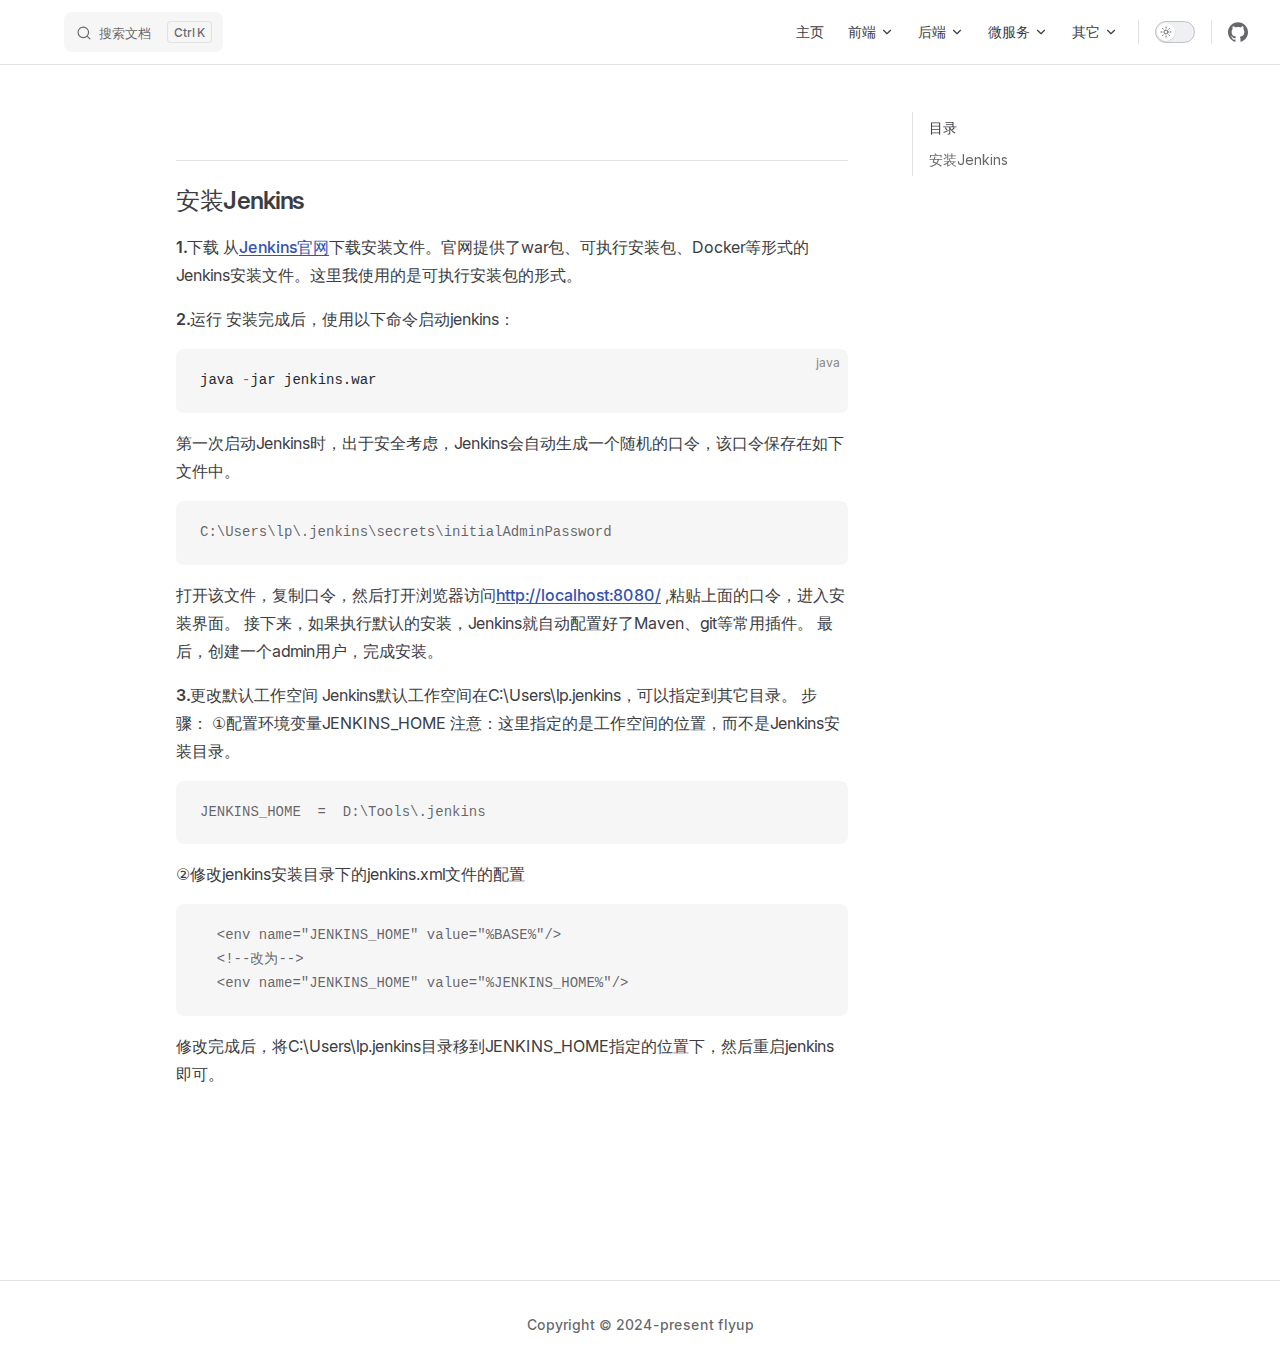
<file: tools/Jenkins笔记.html>
<!DOCTYPE html>
<html lang="en-US" dir="ltr">
  <head>
    <meta charset="utf-8">
    <meta name="viewport" content="width=device-width,initial-scale=1">
    <title>静水楼台</title>
    <meta name="description" content="A VitePress Site">
    <meta name="generator" content="VitePress v1.2.2">
    <link rel="preload stylesheet" href="/assets/style.Dsxo__y1.css" as="style">
    
    <script type="module" src="/assets/app.C6N6brQn.js"></script>
    <link rel="preload" href="/assets/inter-roman-latin.Di8DUHzh.woff2" as="font" type="font/woff2" crossorigin="">
    <link rel="modulepreload" href="/assets/chunks/framework.C6jertZK.js">
    <link rel="modulepreload" href="/assets/chunks/theme.Q3ihGwoc.js">
    <link rel="modulepreload" href="/assets/tools_Jenkins笔记.md.Duh5dcLy.lean.js">
    <script id="check-dark-mode">(()=>{const e=localStorage.getItem("vitepress-theme-appearance")||"auto",a=window.matchMedia("(prefers-color-scheme: dark)").matches;(!e||e==="auto"?a:e==="dark")&&document.documentElement.classList.add("dark")})();</script>
    <script id="check-mac-os">document.documentElement.classList.toggle("mac",/Mac|iPhone|iPod|iPad/i.test(navigator.platform));</script>
  </head>
  <body>
    <div id="app"><div class="Layout" data-v-41e8be72><!--[--><!--]--><!--[--><span tabindex="-1" data-v-403b34f4></span><a href="#VPContent" class="VPSkipLink visually-hidden" data-v-403b34f4> Skip to content </a><!--]--><!----><header class="VPNav" data-v-41e8be72 data-v-e75c828d><div class="VPNavBar top" data-v-e75c828d data-v-8dd71d78><div class="wrapper" data-v-8dd71d78><div class="container" data-v-8dd71d78><div class="title" data-v-8dd71d78><div class="VPNavBarTitle" data-v-8dd71d78 data-v-f6236270><a class="title" href="/" data-v-f6236270><!--[--><!--]--><!----><!----><!--[--><!--]--></a></div></div><div class="content" data-v-8dd71d78><div class="content-body" data-v-8dd71d78><!--[--><!--]--><div class="VPNavBarSearch search" data-v-8dd71d78><!--[--><!----><div id="local-search"><button type="button" class="DocSearch DocSearch-Button" aria-label="搜索文档"><span class="DocSearch-Button-Container"><span class="vp-icon DocSearch-Search-Icon"></span><span class="DocSearch-Button-Placeholder">搜索文档</span></span><span class="DocSearch-Button-Keys"><kbd class="DocSearch-Button-Key"></kbd><kbd class="DocSearch-Button-Key">K</kbd></span></button></div><!--]--></div><nav aria-labelledby="main-nav-aria-label" class="VPNavBarMenu menu" data-v-8dd71d78 data-v-fd4c8781><span id="main-nav-aria-label" class="visually-hidden" data-v-fd4c8781>Main Navigation</span><!--[--><!--[--><a class="VPLink link VPNavBarMenuLink" href="/" tabindex="0" data-v-fd4c8781 data-v-ca770222><!--[--><span data-v-ca770222>主页</span><!--]--></a><!--]--><!--[--><div class="VPFlyout VPNavBarMenuGroup" data-v-fd4c8781 data-v-da01661c><button type="button" class="button" aria-haspopup="true" aria-expanded="false" data-v-da01661c><span class="text" data-v-da01661c><!----><span data-v-da01661c>前端</span><span class="vpi-chevron-down text-icon" data-v-da01661c></span></span></button><div class="menu" data-v-da01661c><div class="VPMenu" data-v-da01661c data-v-4656436b><div class="items" data-v-4656436b><!--[--><!--[--><div class="VPMenuLink" data-v-4656436b data-v-963e7a45><span class="VPLink" data-v-963e7a45><!--[-->Vue<!--]--></span></div><!--]--><!--[--><div class="VPMenuLink" data-v-4656436b data-v-963e7a45><span class="VPLink" data-v-963e7a45><!--[-->React<!--]--></span></div><!--]--><!--[--><div class="VPMenuLink" data-v-4656436b data-v-963e7a45><span class="VPLink" data-v-963e7a45><!--[-->Android<!--]--></span></div><!--]--><!--]--></div><!--[--><!--]--></div></div></div><!--]--><!--[--><div class="VPFlyout VPNavBarMenuGroup" data-v-fd4c8781 data-v-da01661c><button type="button" class="button" aria-haspopup="true" aria-expanded="false" data-v-da01661c><span class="text" data-v-da01661c><!----><span data-v-da01661c>后端</span><span class="vpi-chevron-down text-icon" data-v-da01661c></span></span></button><div class="menu" data-v-da01661c><div class="VPMenu" data-v-da01661c data-v-4656436b><div class="items" data-v-4656436b><!--[--><!--[--><div class="VPMenuLink" data-v-4656436b data-v-963e7a45><span class="VPLink" data-v-963e7a45><!--[-->MQ<!--]--></span></div><!--]--><!--[--><div class="VPMenuLink" data-v-4656436b data-v-963e7a45><span class="VPLink" data-v-963e7a45><!--[-->Redis<!--]--></span></div><!--]--><!--]--></div><!--[--><!--]--></div></div></div><!--]--><!--[--><div class="VPFlyout VPNavBarMenuGroup" data-v-fd4c8781 data-v-da01661c><button type="button" class="button" aria-haspopup="true" aria-expanded="false" data-v-da01661c><span class="text" data-v-da01661c><!----><span data-v-da01661c>微服务</span><span class="vpi-chevron-down text-icon" data-v-da01661c></span></span></button><div class="menu" data-v-da01661c><div class="VPMenu" data-v-da01661c data-v-4656436b><div class="items" data-v-4656436b><!--[--><!--[--><div class="VPMenuLink" data-v-4656436b data-v-963e7a45><span class="VPLink" data-v-963e7a45><!--[-->Spring Cloud<!--]--></span></div><!--]--><!--[--><div class="VPMenuLink" data-v-4656436b data-v-963e7a45><span class="VPLink" data-v-963e7a45><!--[-->Service Mesh<!--]--></span></div><!--]--><!--[--><div class="VPMenuLink" data-v-4656436b data-v-963e7a45><span class="VPLink" data-v-963e7a45><!--[-->Docker<!--]--></span></div><!--]--><!--[--><div class="VPMenuLink" data-v-4656436b data-v-963e7a45><span class="VPLink" data-v-963e7a45><!--[-->k8s<!--]--></span></div><!--]--><!--]--></div><!--[--><!--]--></div></div></div><!--]--><!--[--><div class="VPFlyout VPNavBarMenuGroup" data-v-fd4c8781 data-v-da01661c><button type="button" class="button" aria-haspopup="true" aria-expanded="false" data-v-da01661c><span class="text" data-v-da01661c><!----><span data-v-da01661c>其它</span><span class="vpi-chevron-down text-icon" data-v-da01661c></span></span></button><div class="menu" data-v-da01661c><div class="VPMenu" data-v-da01661c data-v-4656436b><div class="items" data-v-4656436b><!--[--><!--[--><div class="VPMenuLink" data-v-4656436b data-v-963e7a45><a class="VPLink link" href="/tools/Git%E7%AC%94%E8%AE%B0.html" data-v-963e7a45><!--[-->Git<!--]--></a></div><!--]--><!--[--><div class="VPMenuLink" data-v-4656436b data-v-963e7a45><a class="VPLink link" href="/tools/Maven%E7%AC%94%E8%AE%B0.html" data-v-963e7a45><!--[-->Maven<!--]--></a></div><!--]--><!--[--><div class="VPMenuLink" data-v-4656436b data-v-963e7a45><span class="VPLink" data-v-963e7a45><!--[-->语言<!--]--></span></div><!--]--><!--[--><div class="VPMenuLink" data-v-4656436b data-v-963e7a45><span class="VPLink" data-v-963e7a45><!--[-->杂<!--]--></span></div><!--]--><!--[--><div class="VPMenuLink" data-v-4656436b data-v-963e7a45><span class="VPLink" data-v-963e7a45><!--[-->方案设计<!--]--></span></div><!--]--><!--]--></div><!--[--><!--]--></div></div></div><!--]--><!--]--></nav><!----><div class="VPNavBarAppearance appearance" data-v-8dd71d78 data-v-31419d3d><button class="VPSwitch VPSwitchAppearance" type="button" role="switch" title="Switch to dark theme" aria-checked="false" data-v-31419d3d data-v-97b1538b data-v-10ac9a07><span class="check" data-v-10ac9a07><span class="icon" data-v-10ac9a07><!--[--><span class="vpi-sun sun" data-v-97b1538b></span><span class="vpi-moon moon" data-v-97b1538b></span><!--]--></span></span></button></div><div class="VPSocialLinks VPNavBarSocialLinks social-links" data-v-8dd71d78 data-v-4aea72c8 data-v-c48a77dc><!--[--><a class="VPSocialLink no-icon" href="https://github.com/vuejs/vitepress" aria-label="github" target="_blank" rel="noopener" data-v-c48a77dc data-v-4f038324><span class="vpi-social-github" /></a><!--]--></div><div class="VPFlyout VPNavBarExtra extra" data-v-8dd71d78 data-v-7a5a60f5 data-v-da01661c><button type="button" class="button" aria-haspopup="true" aria-expanded="false" aria-label="extra navigation" data-v-da01661c><span class="vpi-more-horizontal icon" data-v-da01661c></span></button><div class="menu" data-v-da01661c><div class="VPMenu" data-v-da01661c data-v-4656436b><!----><!--[--><!--[--><!----><div class="group" data-v-7a5a60f5><div class="item appearance" data-v-7a5a60f5><p class="label" data-v-7a5a60f5>Appearance</p><div class="appearance-action" data-v-7a5a60f5><button class="VPSwitch VPSwitchAppearance" type="button" role="switch" title="Switch to dark theme" aria-checked="false" data-v-7a5a60f5 data-v-97b1538b data-v-10ac9a07><span class="check" data-v-10ac9a07><span class="icon" data-v-10ac9a07><!--[--><span class="vpi-sun sun" data-v-97b1538b></span><span class="vpi-moon moon" data-v-97b1538b></span><!--]--></span></span></button></div></div></div><div class="group" data-v-7a5a60f5><div class="item social-links" data-v-7a5a60f5><div class="VPSocialLinks social-links-list" data-v-7a5a60f5 data-v-c48a77dc><!--[--><a class="VPSocialLink no-icon" href="https://github.com/vuejs/vitepress" aria-label="github" target="_blank" rel="noopener" data-v-c48a77dc data-v-4f038324><span class="vpi-social-github" /></a><!--]--></div></div></div><!--]--><!--]--></div></div></div><!--[--><!--]--><button type="button" class="VPNavBarHamburger hamburger" aria-label="mobile navigation" aria-expanded="false" aria-controls="VPNavScreen" data-v-8dd71d78 data-v-8b1b27ae><span class="container" data-v-8b1b27ae><span class="top" data-v-8b1b27ae></span><span class="middle" data-v-8b1b27ae></span><span class="bottom" data-v-8b1b27ae></span></span></button></div></div></div></div><div class="divider" data-v-8dd71d78><div class="divider-line" data-v-8dd71d78></div></div></div><!----></header><div class="VPLocalNav empty fixed" data-v-41e8be72 data-v-13941054><div class="container" data-v-13941054><!----><div class="VPLocalNavOutlineDropdown" style="--vp-vh:0px;" data-v-13941054 data-v-b5f027b0><button data-v-b5f027b0>Return to top</button><!----></div></div></div><!----><div class="VPContent" id="VPContent" data-v-41e8be72 data-v-4c7856c6><div class="VPDoc has-aside" data-v-4c7856c6 data-v-54e61e03><!--[--><!--]--><div class="container" data-v-54e61e03><div class="aside" data-v-54e61e03><div class="aside-curtain" data-v-54e61e03></div><div class="aside-container" data-v-54e61e03><div class="aside-content" data-v-54e61e03><div class="VPDocAside" data-v-54e61e03 data-v-f245b7e5><!--[--><!--]--><!--[--><!--]--><nav aria-labelledby="doc-outline-aria-label" class="VPDocAsideOutline" data-v-f245b7e5 data-v-e57a11cf><div class="content" data-v-e57a11cf><div class="outline-marker" data-v-e57a11cf></div><div aria-level="2" class="outline-title" id="doc-outline-aria-label" role="heading" data-v-e57a11cf>目录</div><ul class="VPDocOutlineItem root" data-v-e57a11cf data-v-1c0a706d><!--[--><!--]--></ul></div></nav><!--[--><!--]--><div class="spacer" data-v-f245b7e5></div><!--[--><!--]--><!----><!--[--><!--]--><!--[--><!--]--></div></div></div></div><div class="content" data-v-54e61e03><div class="content-container" data-v-54e61e03><!--[--><!--]--><main class="main" data-v-54e61e03><div style="position:relative;" class="vp-doc _tools_Jenkins%E7%AC%94%E8%AE%B0" data-v-54e61e03><div><h2 id="安装jenkins" tabindex="-1">安装Jenkins <a class="header-anchor" href="#安装jenkins" aria-label="Permalink to &quot;安装Jenkins&quot;">​</a></h2><p><strong>1.下载</strong> 从<a href="https://jenkins.io/" target="_blank" rel="noreferrer">Jenkins官网</a>下载安装文件。官网提供了war包、可执行安装包、Docker等形式的Jenkins安装文件。这里我使用的是可执行安装包的形式。</p><p><strong>2.运行</strong> 安装完成后，使用以下命令启动jenkins：</p><div class="language-java vp-adaptive-theme"><button title="Copy Code" class="copy"></button><span class="lang">java</span><pre class="shiki shiki-themes github-light github-dark vp-code" tabindex="0"><code><span class="line"><span style="--shiki-light:#24292E;--shiki-dark:#E1E4E8;">java </span><span style="--shiki-light:#D73A49;--shiki-dark:#F97583;">-</span><span style="--shiki-light:#24292E;--shiki-dark:#E1E4E8;">jar jenkins.war</span></span></code></pre></div><p>第一次启动Jenkins时，出于安全考虑，Jenkins会自动生成一个随机的口令，该口令保存在如下文件中。</p><div class="language- vp-adaptive-theme"><button title="Copy Code" class="copy"></button><span class="lang"></span><pre class="shiki shiki-themes github-light github-dark vp-code" tabindex="0"><code><span class="line"><span>C:\Users\lp\.jenkins\secrets\initialAdminPassword</span></span></code></pre></div><p>打开该文件，复制口令，然后打开浏览器访问<a href="http://localhost:8080/" target="_blank" rel="noreferrer">http://localhost:8080/</a> ,粘贴上面的口令，进入安装界面。 接下来，如果执行默认的安装，Jenkins就自动配置好了Maven、git等常用插件。 最后，创建一个admin用户，完成安装。</p><p><strong>3.更改默认工作空间</strong> Jenkins默认工作空间在C:\Users\lp.jenkins，可以指定到其它目录。 步骤： ①配置环境变量JENKINS_HOME 注意：这里指定的是工作空间的位置，而不是Jenkins安装目录。</p><div class="language- vp-adaptive-theme"><button title="Copy Code" class="copy"></button><span class="lang"></span><pre class="shiki shiki-themes github-light github-dark vp-code" tabindex="0"><code><span class="line"><span>JENKINS_HOME  =  D:\Tools\.jenkins</span></span></code></pre></div><p>②修改jenkins安装目录下的jenkins.xml文件的配置</p><div class="language- vp-adaptive-theme"><button title="Copy Code" class="copy"></button><span class="lang"></span><pre class="shiki shiki-themes github-light github-dark vp-code" tabindex="0"><code><span class="line"><span>  &lt;env name=&quot;JENKINS_HOME&quot; value=&quot;%BASE%&quot;/&gt;</span></span>
<span class="line"><span>  &lt;!--改为--&gt;</span></span>
<span class="line"><span>  &lt;env name=&quot;JENKINS_HOME&quot; value=&quot;%JENKINS_HOME%&quot;/&gt;</span></span></code></pre></div><p>修改完成后，将C:\Users\lp.jenkins目录移到JENKINS_HOME指定的位置下，然后重启jenkins即可。</p></div></div></main><footer class="VPDocFooter" data-v-54e61e03 data-v-98758174><!--[--><!--]--><!----><!----></footer><!--[--><!--]--></div></div></div><!--[--><!--]--></div></div><footer class="VPFooter" data-v-41e8be72 data-v-5a830141><div class="container" data-v-5a830141><!----><p class="copyright" data-v-5a830141>Copyright © 2024-present flyup</p></div></footer><!--[--><!--]--></div></div>
    <script>window.__VP_HASH_MAP__=JSON.parse("{\"api-examples.md\":\"CN8Pr7XH\",\"index.md\":\"BDx7Co48\",\"tools_idea笔记.md\":\"CE52obq3\",\"markdown-examples.md\":\"ClQMPoHM\",\"tools_gradle笔记.md\":\"D69W1cAv\",\"tools_jenkins笔记.md\":\"Duh5dcLy\",\"tools_maven笔记.md\":\"gqv0BwnT\",\"tools_git笔记.md\":\"B6vngqqK\",\"tools_sonarqube笔记.md\":\"DJczLg3K\",\"tools_vagrant_vagrant入门.md\":\"DoAlfabo\"}");window.__VP_SITE_DATA__=JSON.parse("{\"lang\":\"en-US\",\"dir\":\"ltr\",\"title\":\"静水楼台\",\"description\":\"A VitePress Site\",\"base\":\"/\",\"head\":[],\"router\":{\"prefetchLinks\":true},\"appearance\":true,\"themeConfig\":{\"logo\":\"\",\"siteTitle\":\"\",\"outlineTitle\":\"目录\",\"outline\":[2,6],\"nav\":[{\"text\":\"主页\",\"link\":\"/\"},{\"text\":\"前端\",\"items\":[{\"text\":\"Vue\",\"link\":\"\"},{\"text\":\"React\",\"link\":\"\"},{\"text\":\"Android\",\"link\":\"\"}]},{\"text\":\"后端\",\"items\":[{\"text\":\"MQ\",\"link\":\"\"},{\"text\":\"Redis\",\"link\":\"\"}]},{\"text\":\"微服务\",\"items\":[{\"text\":\"Spring Cloud\",\"link\":\"\"},{\"text\":\"Service Mesh\",\"link\":\"\"},{\"text\":\"Docker\",\"link\":\"\"},{\"text\":\"k8s\",\"link\":\"\"}]},{\"text\":\"其它\",\"items\":[{\"text\":\"Git\",\"link\":\"tools/Git笔记\"},{\"text\":\"Maven\",\"link\":\"tools/Maven笔记\"},{\"text\":\"语言\",\"link\":\"\"},{\"text\":\"杂\",\"link\":\"\"},{\"text\":\"方案设计\",\"link\":\"\"}]}],\"sidebar\":{\"/tools1111/\":[{\"text\":\"Examples\",\"collapsible\":true,\"collapsed\":true,\"items\":[{\"text\":\"Markdown Examples\",\"link\":\"/markdown-examples\"},{\"text\":\"Runtime API Examples\",\"link\":\"/api-examples\"},{\"text\":\"入门\",\"link\":\"\"},{\"text\":\"进阶\",\"link\":\"\"}]},{\"text\":\"Examples2\",\"collapsible\":true,\"collapsed\":true,\"items\":[{\"text\":\"FAQ\",\"link\":\"\"},{\"text\":\"最佳实践\",\"link\":\"\"}]}]},\"socialLinks\":[{\"icon\":\"github\",\"link\":\"https://github.com/vuejs/vitepress\"}],\"search\":{\"provider\":\"local\",\"options\":{\"translations\":{\"button\":{\"buttonText\":\"搜索文档\",\"buttonAriaLabel\":\"搜索文档\"},\"modal\":{\"noResultsText\":\"无法找到相关结果\",\"resetButtonTitle\":\"清除查询条件\",\"footer\":{\"selectText\":\"选择\",\"navigateText\":\"切换\"}}}}},\"footer\":{\"copyright\":\"Copyright © 2024-present flyup\"}},\"locales\":{},\"scrollOffset\":134,\"cleanUrls\":false}");</script>
    
  </body>
</html>
</file>
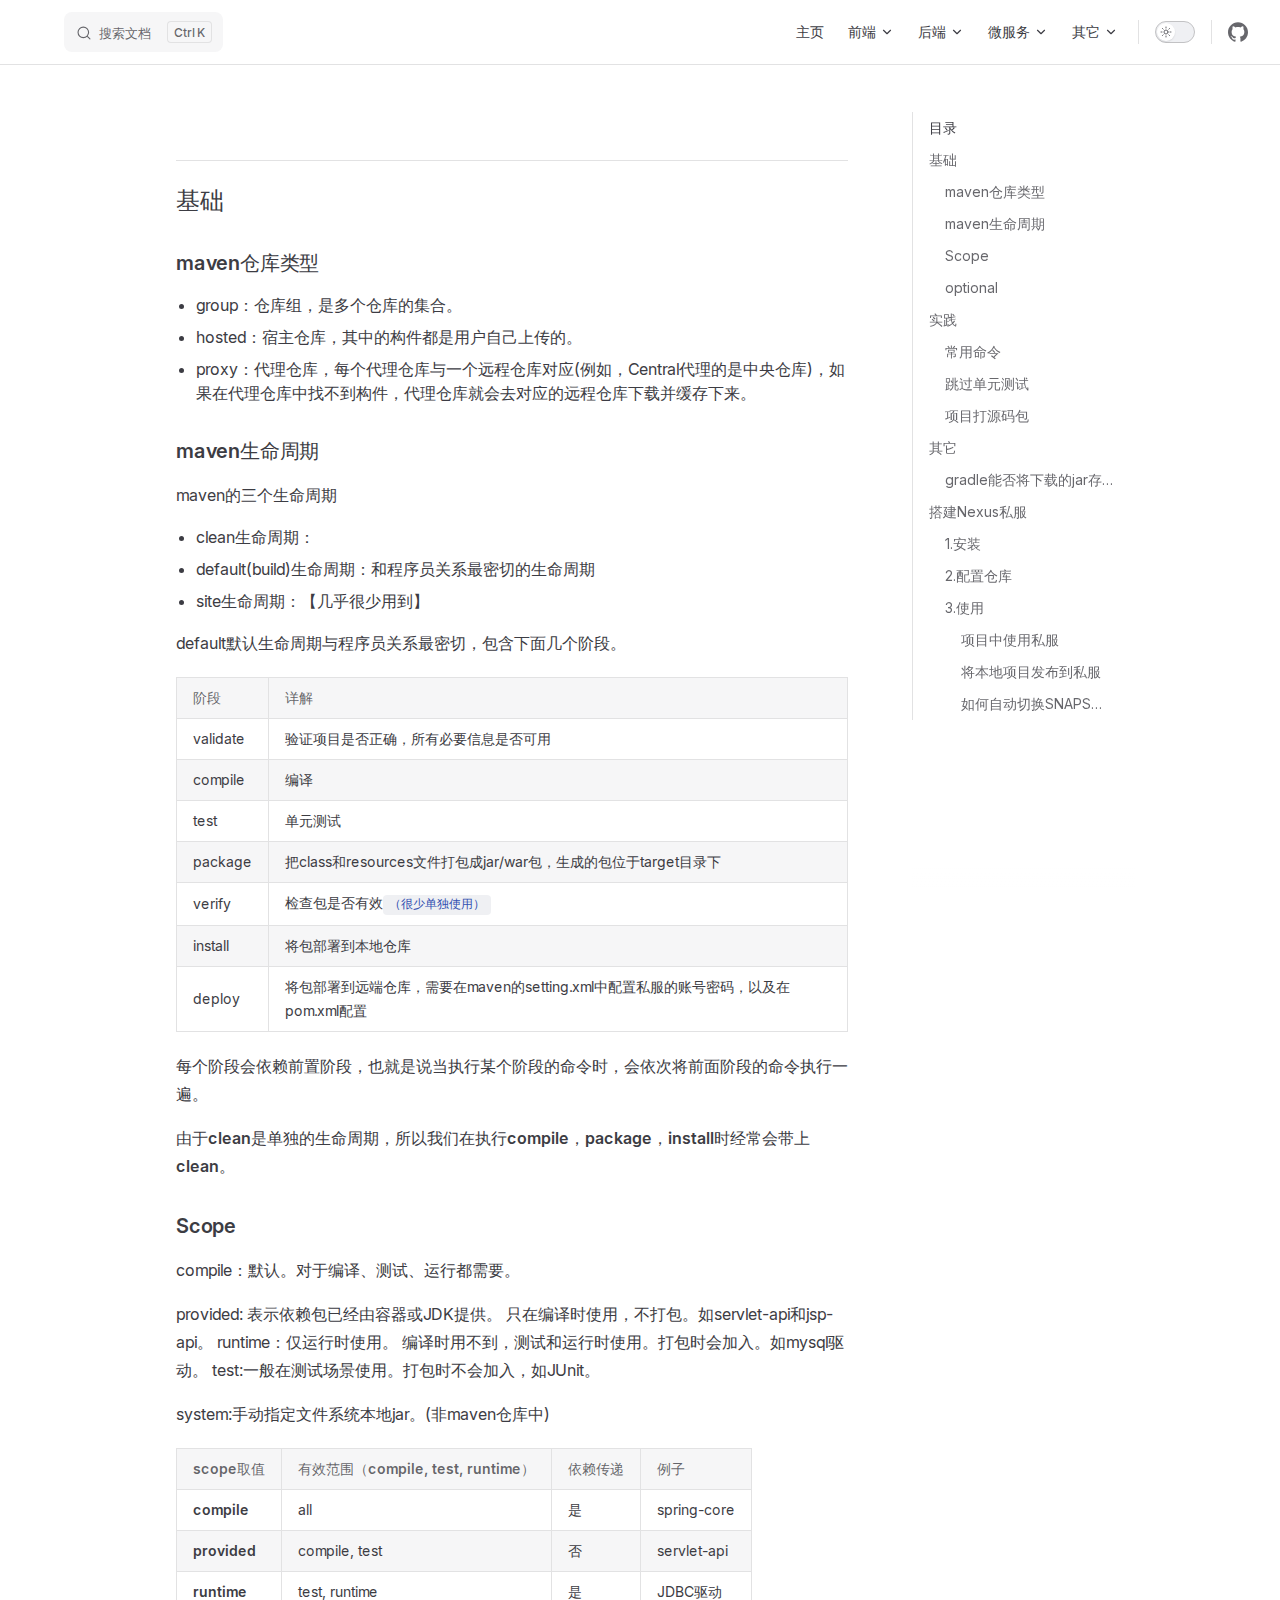
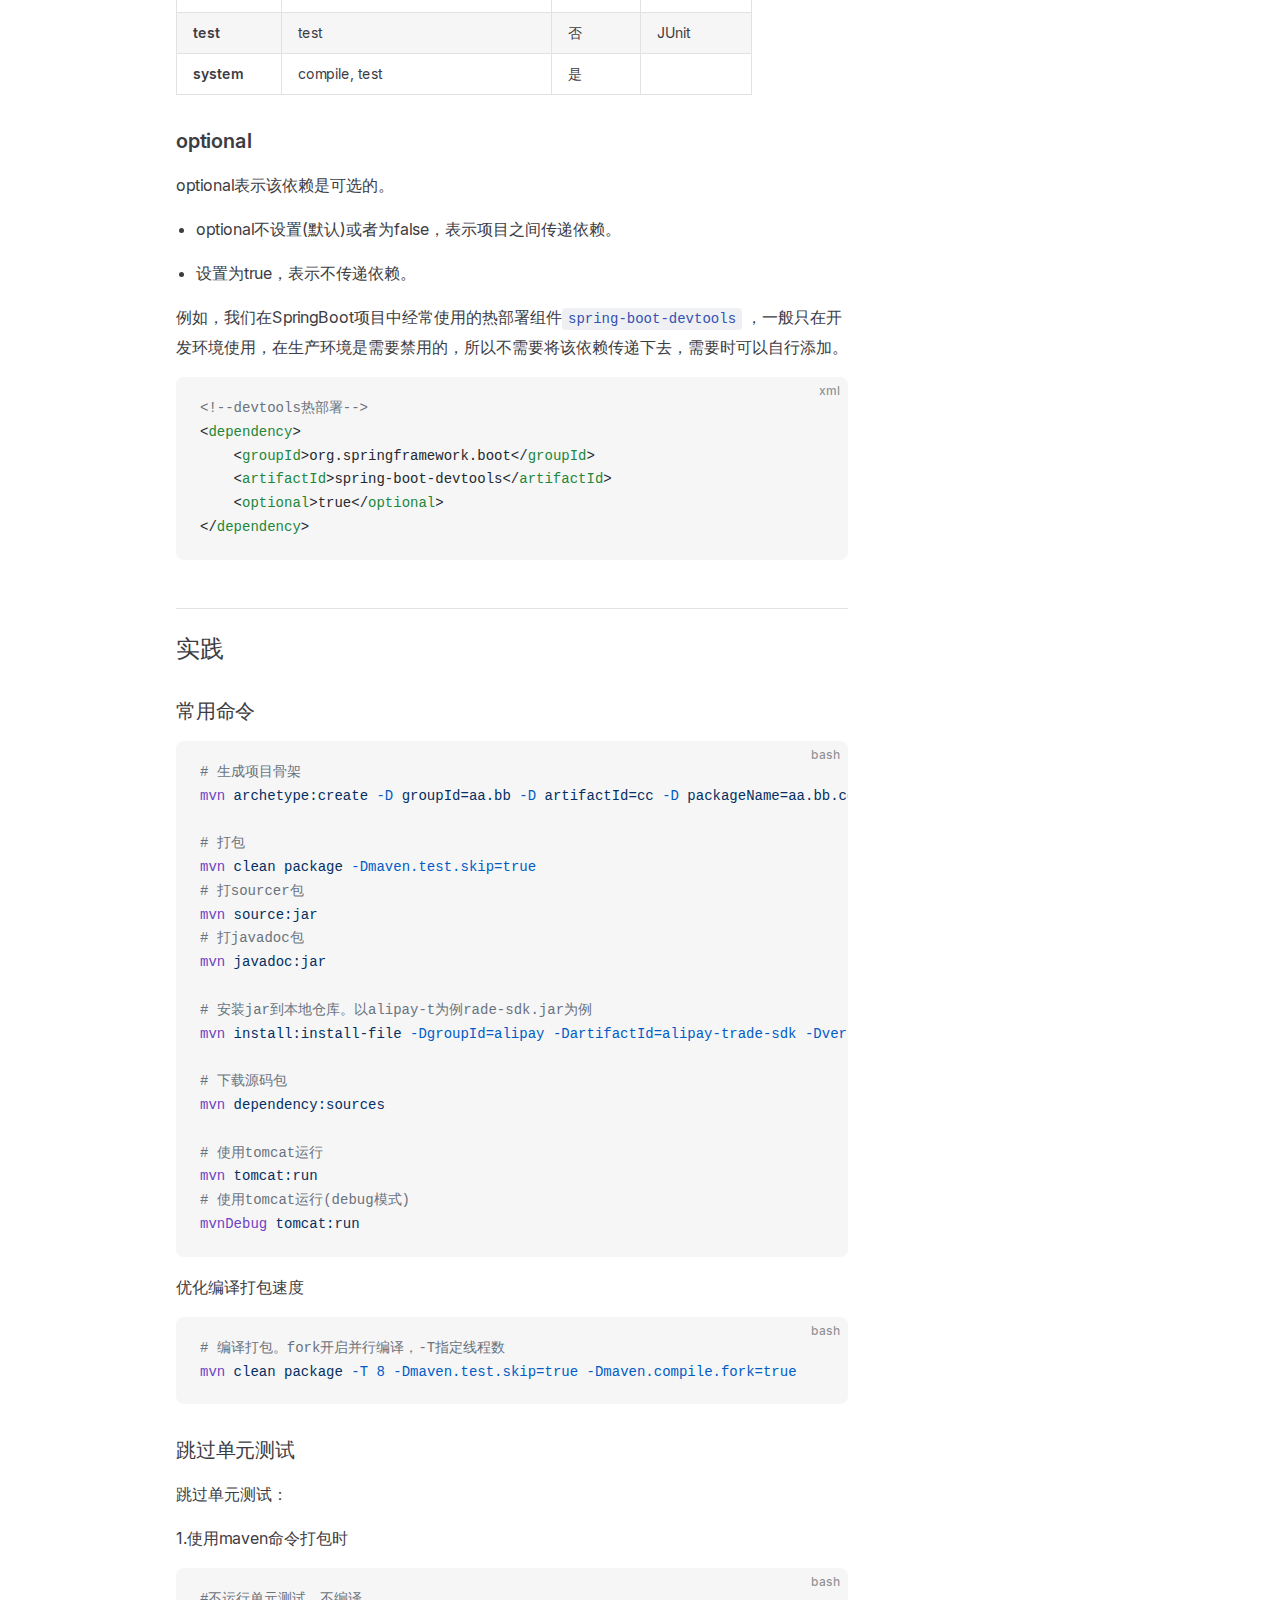
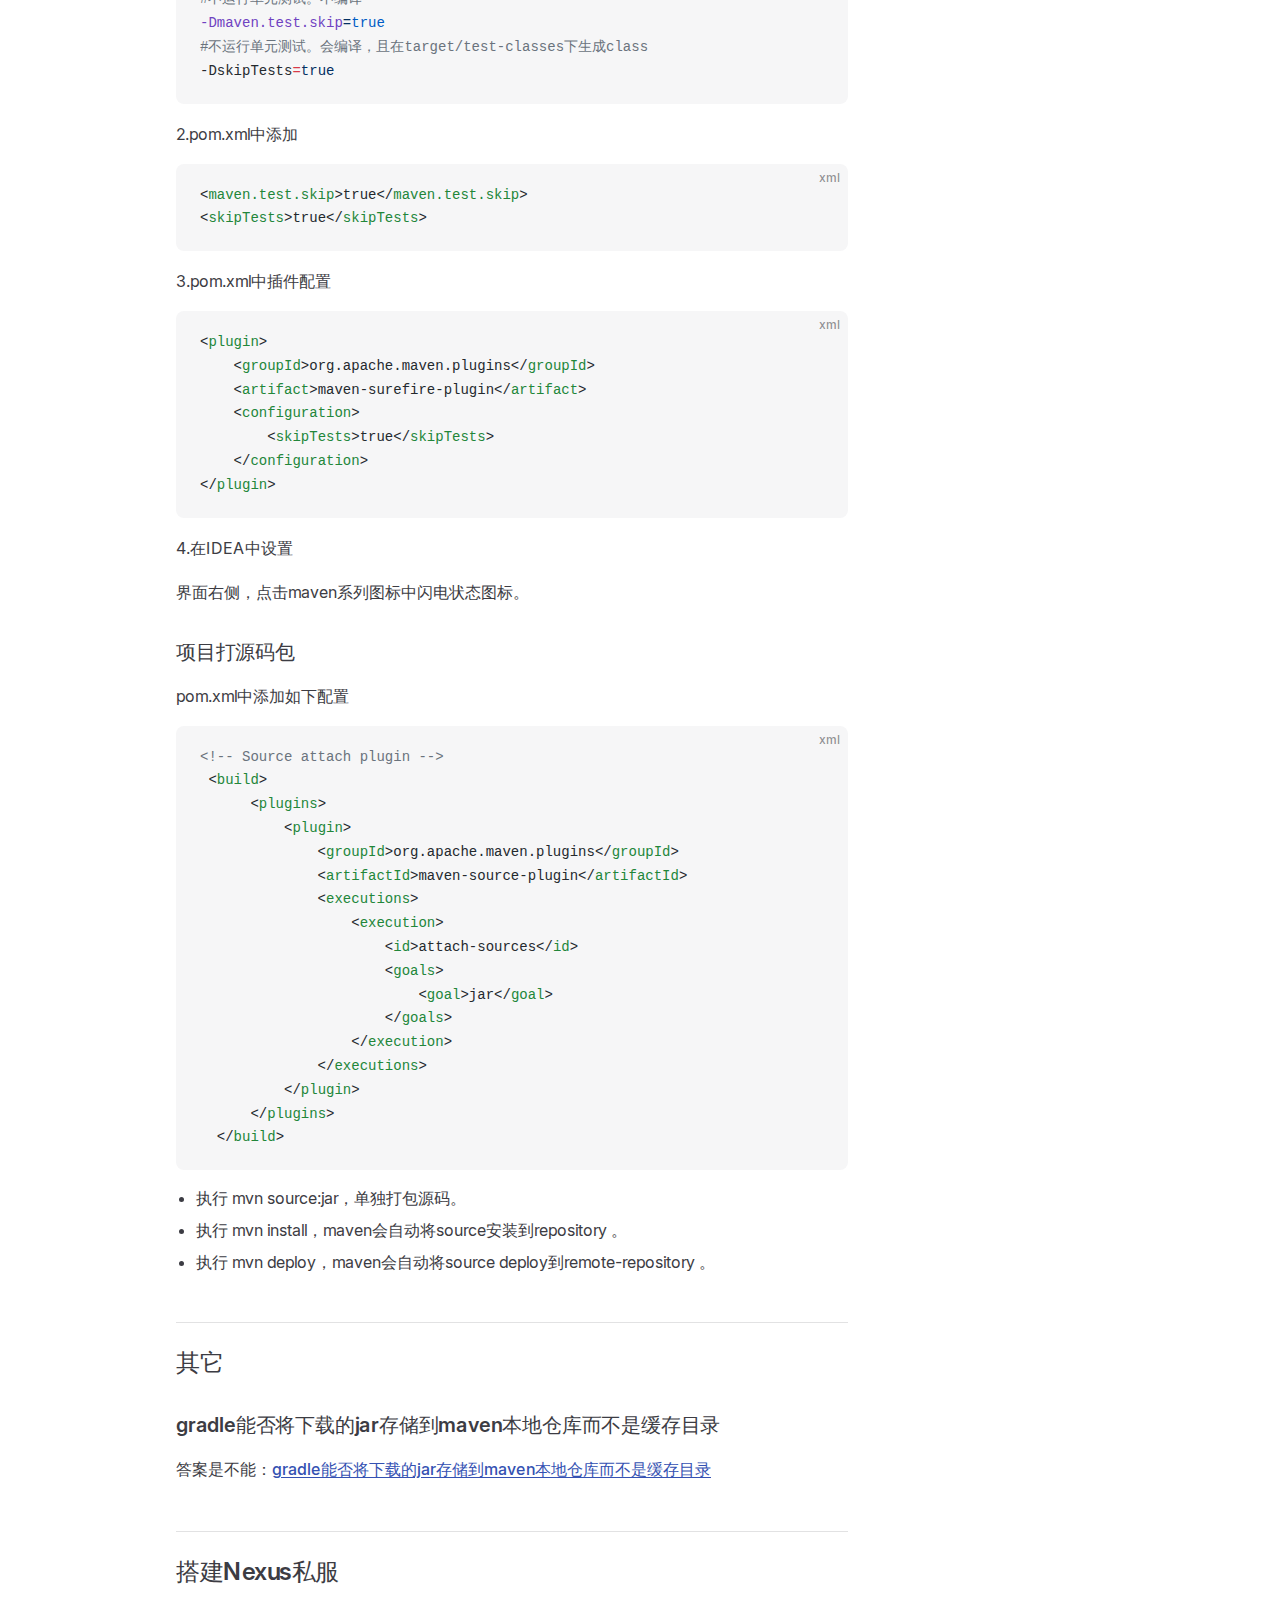
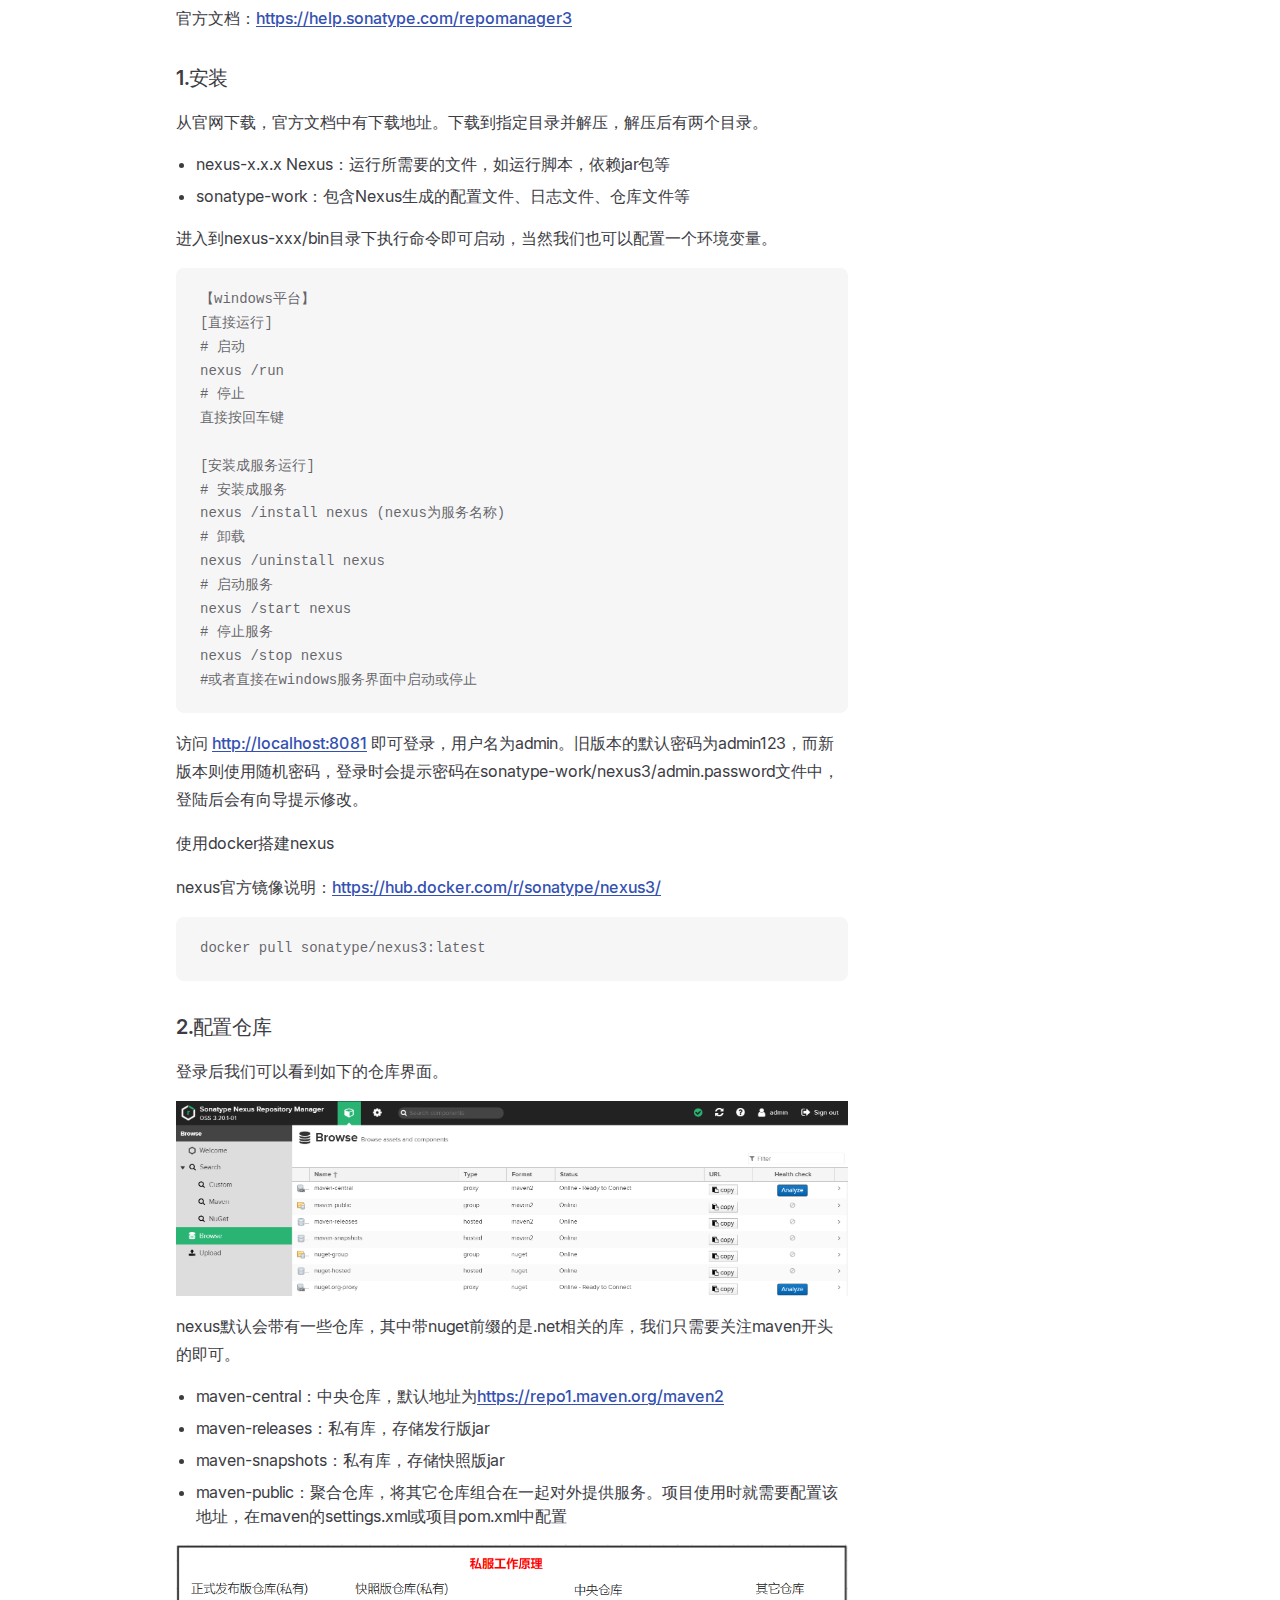
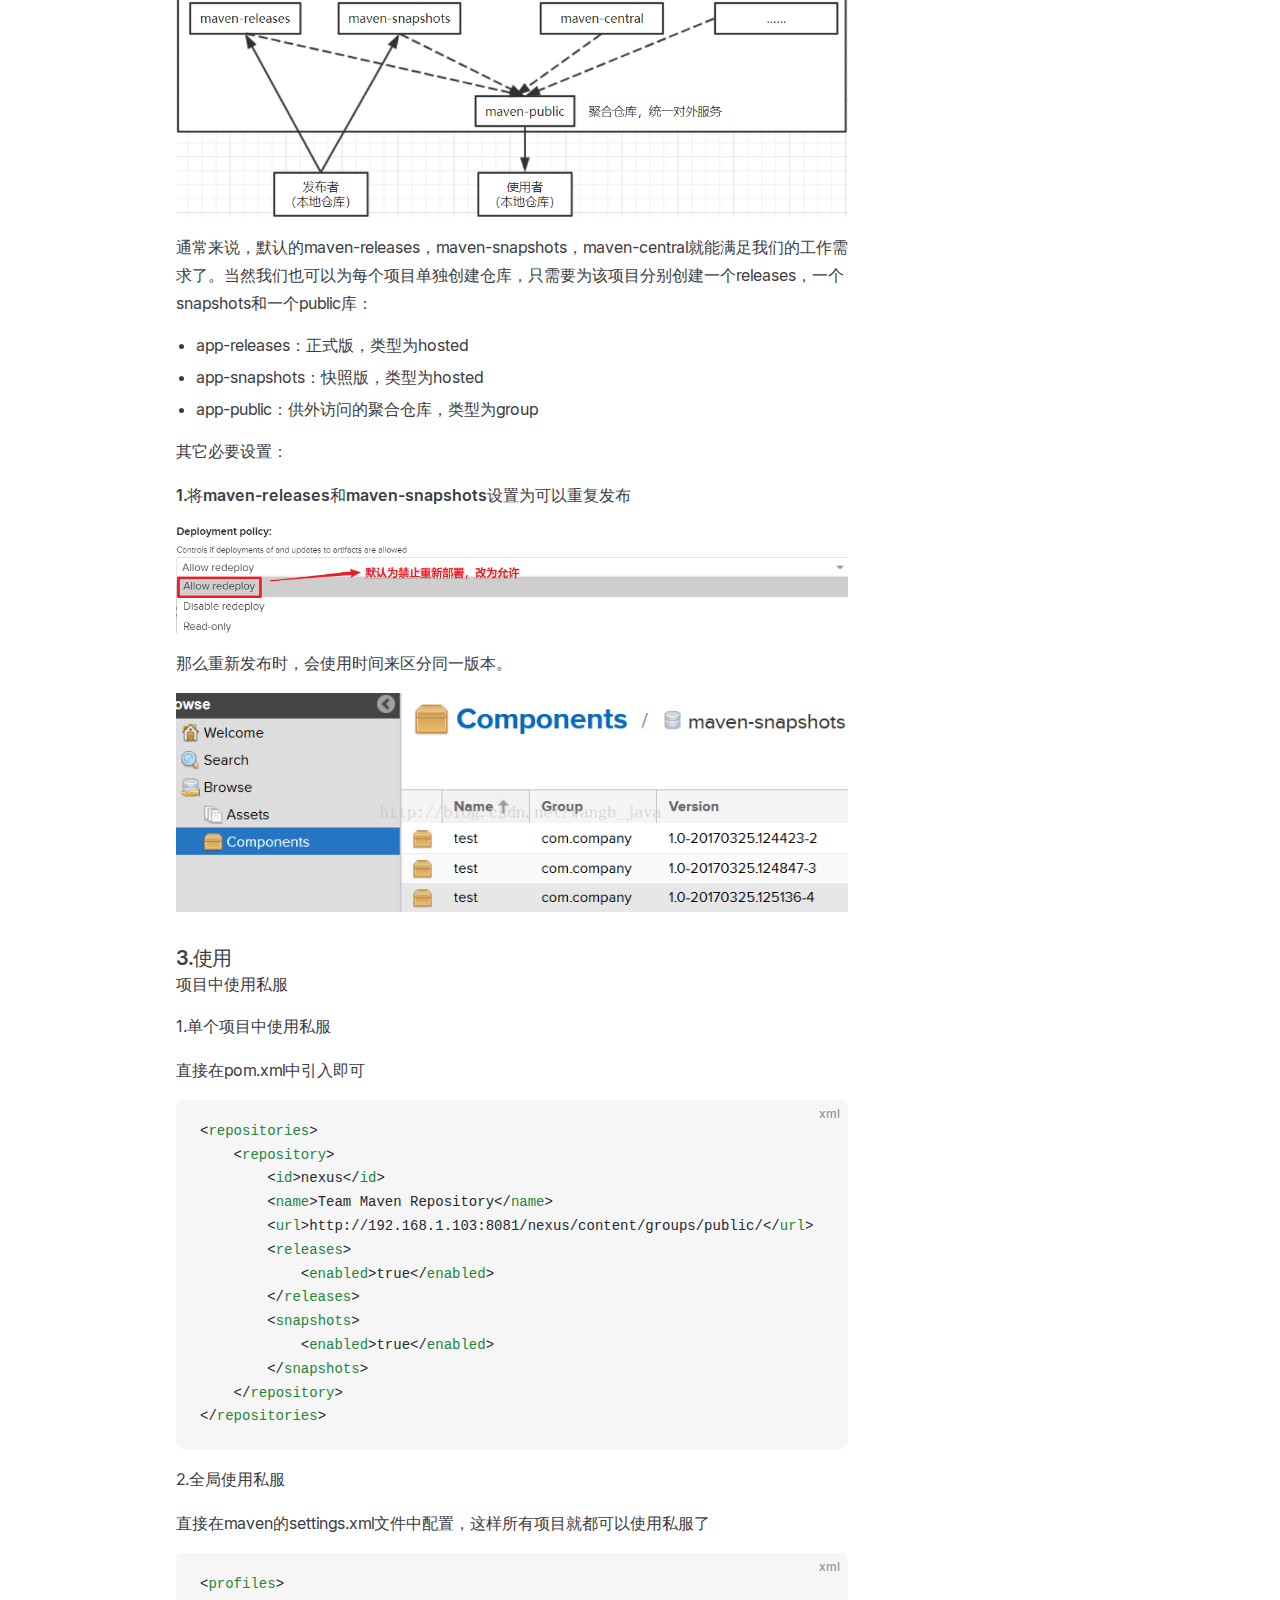
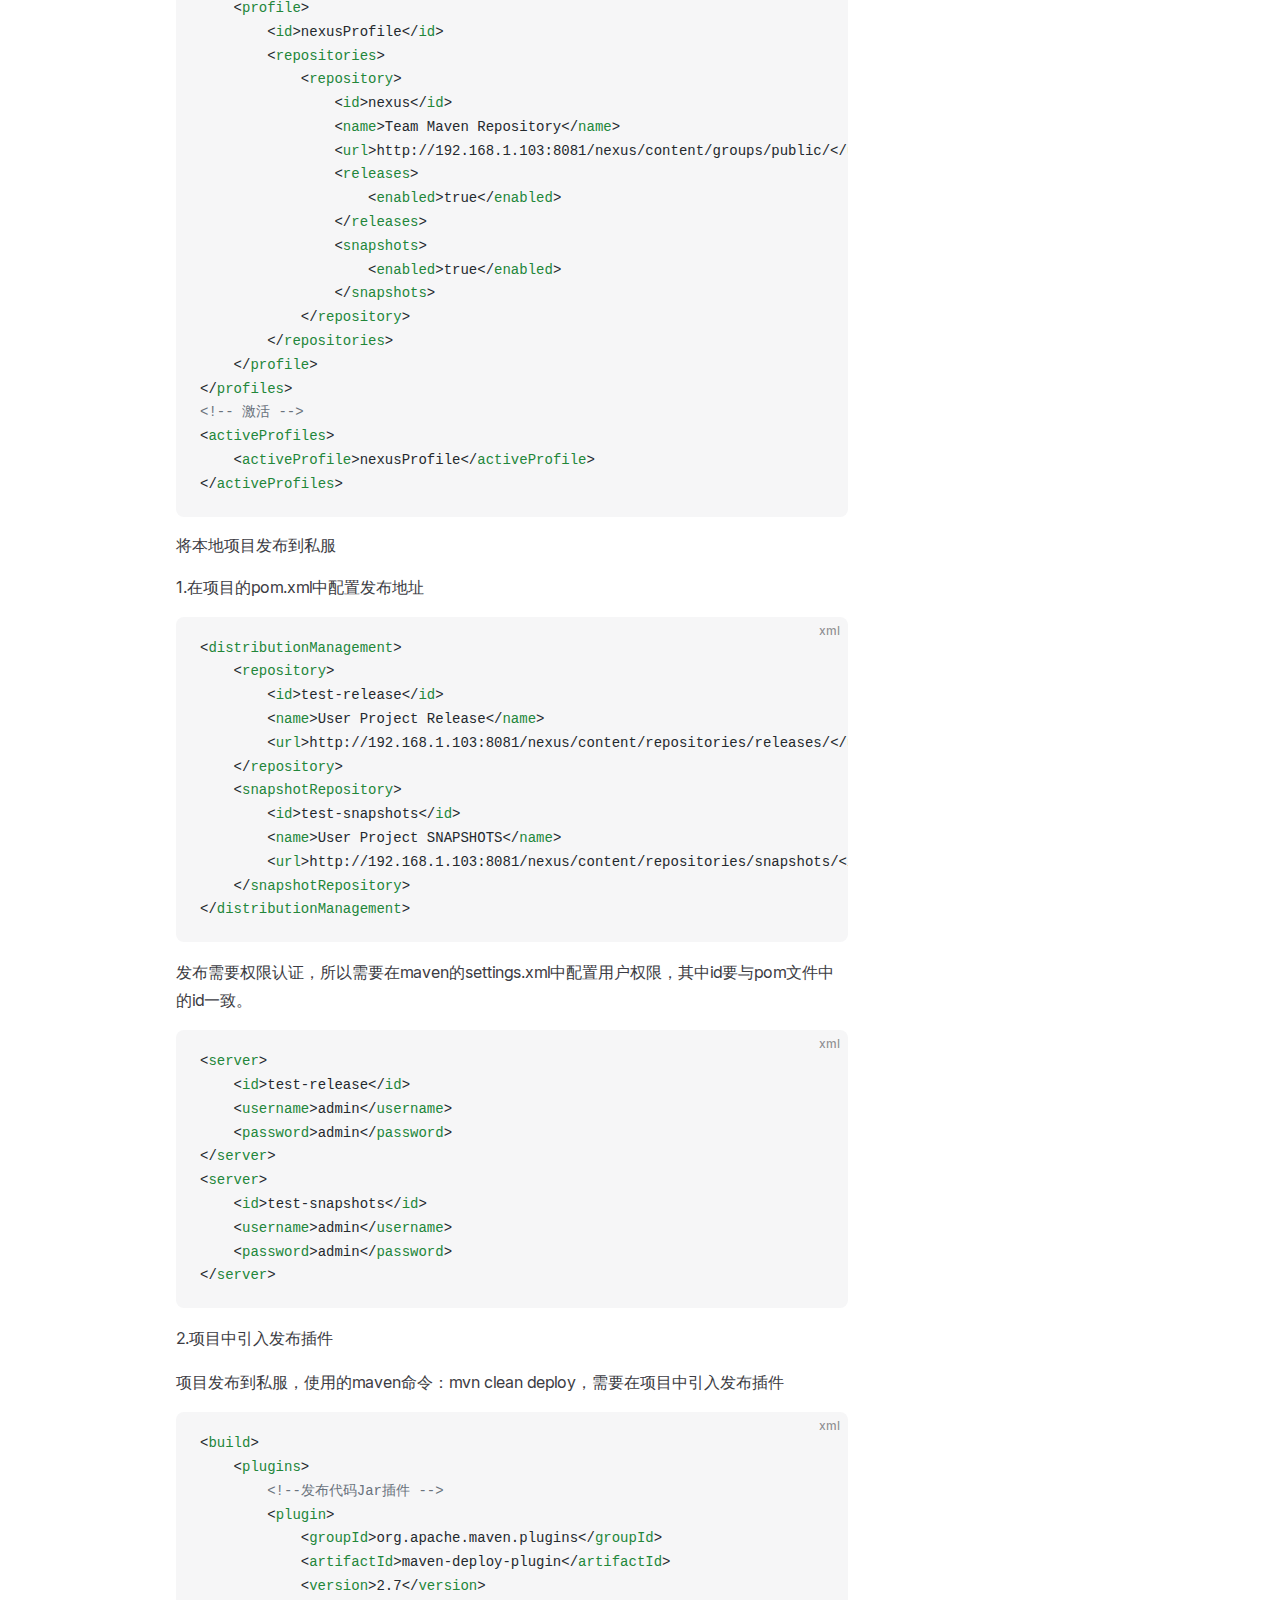
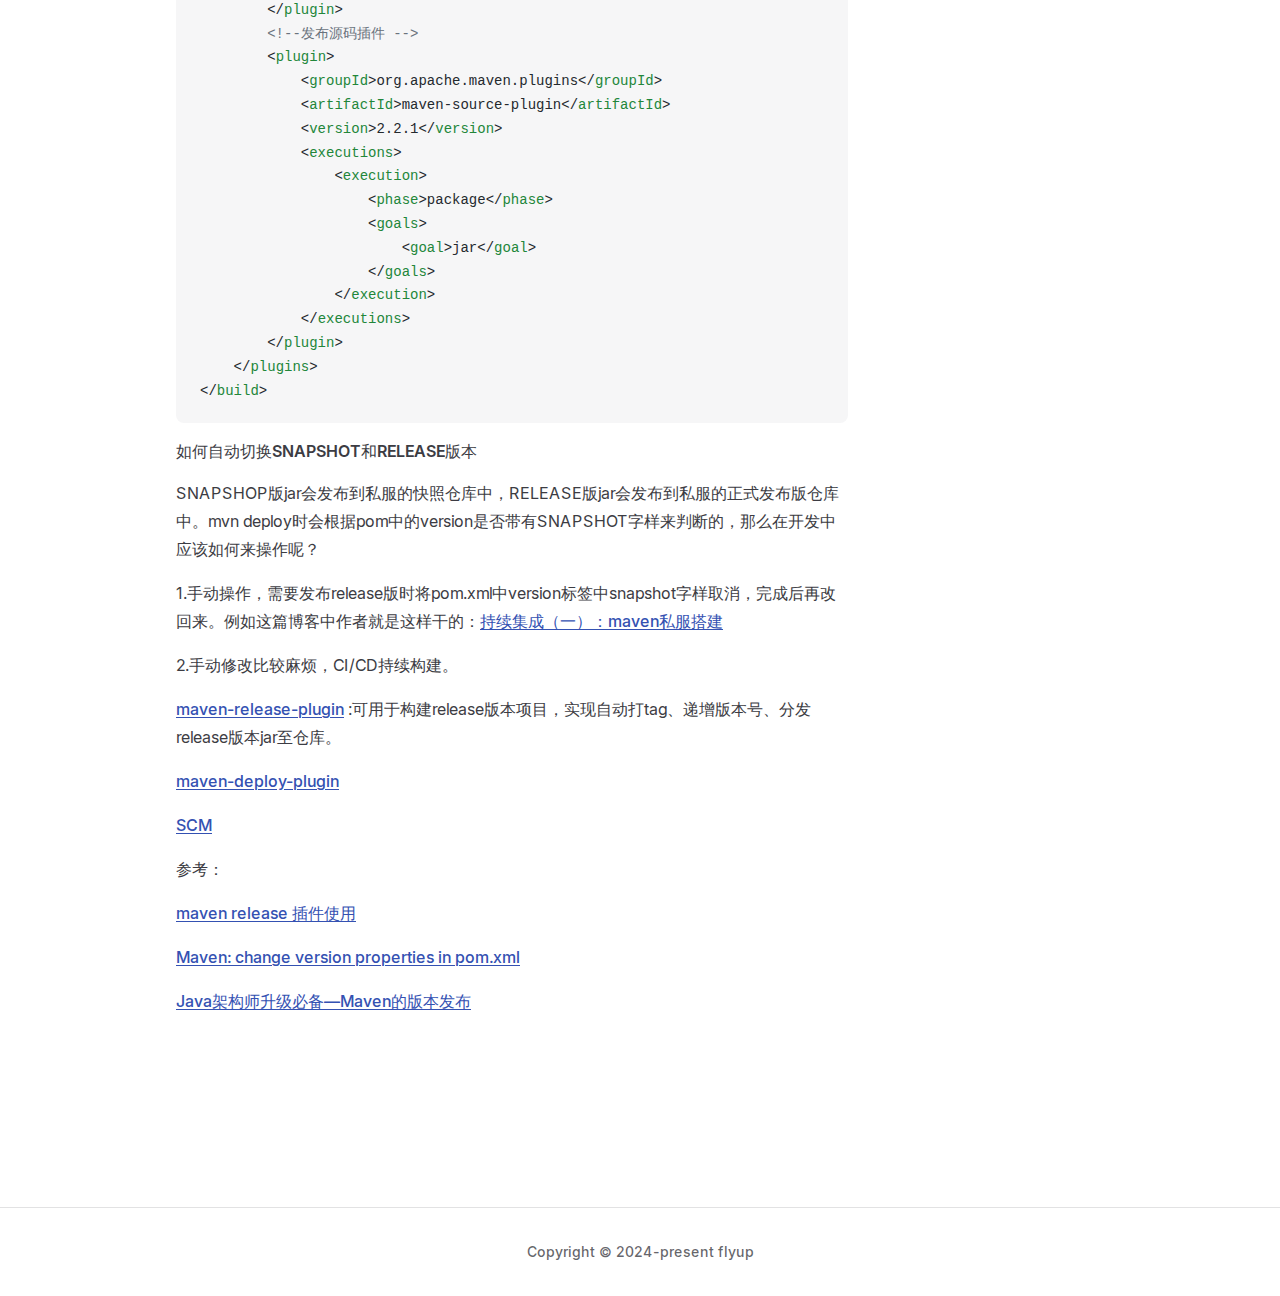
<file: tools/Maven笔记.html>
<!DOCTYPE html>
<html lang="en-US" dir="ltr">
  <head>
    <meta charset="utf-8">
    <meta name="viewport" content="width=device-width,initial-scale=1">
    <title>静水楼台</title>
    <meta name="description" content="A VitePress Site">
    <meta name="generator" content="VitePress v1.2.2">
    <link rel="preload stylesheet" href="/assets/style.Dsxo__y1.css" as="style">
    
    <script type="module" src="/assets/app.C6N6brQn.js"></script>
    <link rel="preload" href="/assets/inter-roman-latin.Di8DUHzh.woff2" as="font" type="font/woff2" crossorigin="">
    <link rel="modulepreload" href="/assets/chunks/framework.C6jertZK.js">
    <link rel="modulepreload" href="/assets/chunks/theme.Q3ihGwoc.js">
    <link rel="modulepreload" href="/assets/tools_Maven笔记.md.gqv0BwnT.lean.js">
    <script id="check-dark-mode">(()=>{const e=localStorage.getItem("vitepress-theme-appearance")||"auto",a=window.matchMedia("(prefers-color-scheme: dark)").matches;(!e||e==="auto"?a:e==="dark")&&document.documentElement.classList.add("dark")})();</script>
    <script id="check-mac-os">document.documentElement.classList.toggle("mac",/Mac|iPhone|iPod|iPad/i.test(navigator.platform));</script>
  </head>
  <body>
    <div id="app"><div class="Layout" data-v-41e8be72><!--[--><!--]--><!--[--><span tabindex="-1" data-v-403b34f4></span><a href="#VPContent" class="VPSkipLink visually-hidden" data-v-403b34f4> Skip to content </a><!--]--><!----><header class="VPNav" data-v-41e8be72 data-v-e75c828d><div class="VPNavBar top" data-v-e75c828d data-v-8dd71d78><div class="wrapper" data-v-8dd71d78><div class="container" data-v-8dd71d78><div class="title" data-v-8dd71d78><div class="VPNavBarTitle" data-v-8dd71d78 data-v-f6236270><a class="title" href="/" data-v-f6236270><!--[--><!--]--><!----><!----><!--[--><!--]--></a></div></div><div class="content" data-v-8dd71d78><div class="content-body" data-v-8dd71d78><!--[--><!--]--><div class="VPNavBarSearch search" data-v-8dd71d78><!--[--><!----><div id="local-search"><button type="button" class="DocSearch DocSearch-Button" aria-label="搜索文档"><span class="DocSearch-Button-Container"><span class="vp-icon DocSearch-Search-Icon"></span><span class="DocSearch-Button-Placeholder">搜索文档</span></span><span class="DocSearch-Button-Keys"><kbd class="DocSearch-Button-Key"></kbd><kbd class="DocSearch-Button-Key">K</kbd></span></button></div><!--]--></div><nav aria-labelledby="main-nav-aria-label" class="VPNavBarMenu menu" data-v-8dd71d78 data-v-fd4c8781><span id="main-nav-aria-label" class="visually-hidden" data-v-fd4c8781>Main Navigation</span><!--[--><!--[--><a class="VPLink link VPNavBarMenuLink" href="/" tabindex="0" data-v-fd4c8781 data-v-ca770222><!--[--><span data-v-ca770222>主页</span><!--]--></a><!--]--><!--[--><div class="VPFlyout VPNavBarMenuGroup" data-v-fd4c8781 data-v-da01661c><button type="button" class="button" aria-haspopup="true" aria-expanded="false" data-v-da01661c><span class="text" data-v-da01661c><!----><span data-v-da01661c>前端</span><span class="vpi-chevron-down text-icon" data-v-da01661c></span></span></button><div class="menu" data-v-da01661c><div class="VPMenu" data-v-da01661c data-v-4656436b><div class="items" data-v-4656436b><!--[--><!--[--><div class="VPMenuLink" data-v-4656436b data-v-963e7a45><span class="VPLink" data-v-963e7a45><!--[-->Vue<!--]--></span></div><!--]--><!--[--><div class="VPMenuLink" data-v-4656436b data-v-963e7a45><span class="VPLink" data-v-963e7a45><!--[-->React<!--]--></span></div><!--]--><!--[--><div class="VPMenuLink" data-v-4656436b data-v-963e7a45><span class="VPLink" data-v-963e7a45><!--[-->Android<!--]--></span></div><!--]--><!--]--></div><!--[--><!--]--></div></div></div><!--]--><!--[--><div class="VPFlyout VPNavBarMenuGroup" data-v-fd4c8781 data-v-da01661c><button type="button" class="button" aria-haspopup="true" aria-expanded="false" data-v-da01661c><span class="text" data-v-da01661c><!----><span data-v-da01661c>后端</span><span class="vpi-chevron-down text-icon" data-v-da01661c></span></span></button><div class="menu" data-v-da01661c><div class="VPMenu" data-v-da01661c data-v-4656436b><div class="items" data-v-4656436b><!--[--><!--[--><div class="VPMenuLink" data-v-4656436b data-v-963e7a45><span class="VPLink" data-v-963e7a45><!--[-->MQ<!--]--></span></div><!--]--><!--[--><div class="VPMenuLink" data-v-4656436b data-v-963e7a45><span class="VPLink" data-v-963e7a45><!--[-->Redis<!--]--></span></div><!--]--><!--]--></div><!--[--><!--]--></div></div></div><!--]--><!--[--><div class="VPFlyout VPNavBarMenuGroup" data-v-fd4c8781 data-v-da01661c><button type="button" class="button" aria-haspopup="true" aria-expanded="false" data-v-da01661c><span class="text" data-v-da01661c><!----><span data-v-da01661c>微服务</span><span class="vpi-chevron-down text-icon" data-v-da01661c></span></span></button><div class="menu" data-v-da01661c><div class="VPMenu" data-v-da01661c data-v-4656436b><div class="items" data-v-4656436b><!--[--><!--[--><div class="VPMenuLink" data-v-4656436b data-v-963e7a45><span class="VPLink" data-v-963e7a45><!--[-->Spring Cloud<!--]--></span></div><!--]--><!--[--><div class="VPMenuLink" data-v-4656436b data-v-963e7a45><span class="VPLink" data-v-963e7a45><!--[-->Service Mesh<!--]--></span></div><!--]--><!--[--><div class="VPMenuLink" data-v-4656436b data-v-963e7a45><span class="VPLink" data-v-963e7a45><!--[-->Docker<!--]--></span></div><!--]--><!--[--><div class="VPMenuLink" data-v-4656436b data-v-963e7a45><span class="VPLink" data-v-963e7a45><!--[-->k8s<!--]--></span></div><!--]--><!--]--></div><!--[--><!--]--></div></div></div><!--]--><!--[--><div class="VPFlyout VPNavBarMenuGroup" data-v-fd4c8781 data-v-da01661c><button type="button" class="button" aria-haspopup="true" aria-expanded="false" data-v-da01661c><span class="text" data-v-da01661c><!----><span data-v-da01661c>其它</span><span class="vpi-chevron-down text-icon" data-v-da01661c></span></span></button><div class="menu" data-v-da01661c><div class="VPMenu" data-v-da01661c data-v-4656436b><div class="items" data-v-4656436b><!--[--><!--[--><div class="VPMenuLink" data-v-4656436b data-v-963e7a45><a class="VPLink link" href="/tools/Git%E7%AC%94%E8%AE%B0.html" data-v-963e7a45><!--[-->Git<!--]--></a></div><!--]--><!--[--><div class="VPMenuLink" data-v-4656436b data-v-963e7a45><a class="VPLink link" href="/tools/Maven%E7%AC%94%E8%AE%B0.html" data-v-963e7a45><!--[-->Maven<!--]--></a></div><!--]--><!--[--><div class="VPMenuLink" data-v-4656436b data-v-963e7a45><span class="VPLink" data-v-963e7a45><!--[-->语言<!--]--></span></div><!--]--><!--[--><div class="VPMenuLink" data-v-4656436b data-v-963e7a45><span class="VPLink" data-v-963e7a45><!--[-->杂<!--]--></span></div><!--]--><!--[--><div class="VPMenuLink" data-v-4656436b data-v-963e7a45><span class="VPLink" data-v-963e7a45><!--[-->方案设计<!--]--></span></div><!--]--><!--]--></div><!--[--><!--]--></div></div></div><!--]--><!--]--></nav><!----><div class="VPNavBarAppearance appearance" data-v-8dd71d78 data-v-31419d3d><button class="VPSwitch VPSwitchAppearance" type="button" role="switch" title="Switch to dark theme" aria-checked="false" data-v-31419d3d data-v-97b1538b data-v-10ac9a07><span class="check" data-v-10ac9a07><span class="icon" data-v-10ac9a07><!--[--><span class="vpi-sun sun" data-v-97b1538b></span><span class="vpi-moon moon" data-v-97b1538b></span><!--]--></span></span></button></div><div class="VPSocialLinks VPNavBarSocialLinks social-links" data-v-8dd71d78 data-v-4aea72c8 data-v-c48a77dc><!--[--><a class="VPSocialLink no-icon" href="https://github.com/vuejs/vitepress" aria-label="github" target="_blank" rel="noopener" data-v-c48a77dc data-v-4f038324><span class="vpi-social-github" /></a><!--]--></div><div class="VPFlyout VPNavBarExtra extra" data-v-8dd71d78 data-v-7a5a60f5 data-v-da01661c><button type="button" class="button" aria-haspopup="true" aria-expanded="false" aria-label="extra navigation" data-v-da01661c><span class="vpi-more-horizontal icon" data-v-da01661c></span></button><div class="menu" data-v-da01661c><div class="VPMenu" data-v-da01661c data-v-4656436b><!----><!--[--><!--[--><!----><div class="group" data-v-7a5a60f5><div class="item appearance" data-v-7a5a60f5><p class="label" data-v-7a5a60f5>Appearance</p><div class="appearance-action" data-v-7a5a60f5><button class="VPSwitch VPSwitchAppearance" type="button" role="switch" title="Switch to dark theme" aria-checked="false" data-v-7a5a60f5 data-v-97b1538b data-v-10ac9a07><span class="check" data-v-10ac9a07><span class="icon" data-v-10ac9a07><!--[--><span class="vpi-sun sun" data-v-97b1538b></span><span class="vpi-moon moon" data-v-97b1538b></span><!--]--></span></span></button></div></div></div><div class="group" data-v-7a5a60f5><div class="item social-links" data-v-7a5a60f5><div class="VPSocialLinks social-links-list" data-v-7a5a60f5 data-v-c48a77dc><!--[--><a class="VPSocialLink no-icon" href="https://github.com/vuejs/vitepress" aria-label="github" target="_blank" rel="noopener" data-v-c48a77dc data-v-4f038324><span class="vpi-social-github" /></a><!--]--></div></div></div><!--]--><!--]--></div></div></div><!--[--><!--]--><button type="button" class="VPNavBarHamburger hamburger" aria-label="mobile navigation" aria-expanded="false" aria-controls="VPNavScreen" data-v-8dd71d78 data-v-8b1b27ae><span class="container" data-v-8b1b27ae><span class="top" data-v-8b1b27ae></span><span class="middle" data-v-8b1b27ae></span><span class="bottom" data-v-8b1b27ae></span></span></button></div></div></div></div><div class="divider" data-v-8dd71d78><div class="divider-line" data-v-8dd71d78></div></div></div><!----></header><div class="VPLocalNav empty fixed" data-v-41e8be72 data-v-13941054><div class="container" data-v-13941054><!----><div class="VPLocalNavOutlineDropdown" style="--vp-vh:0px;" data-v-13941054 data-v-b5f027b0><button data-v-b5f027b0>Return to top</button><!----></div></div></div><!----><div class="VPContent" id="VPContent" data-v-41e8be72 data-v-4c7856c6><div class="VPDoc has-aside" data-v-4c7856c6 data-v-54e61e03><!--[--><!--]--><div class="container" data-v-54e61e03><div class="aside" data-v-54e61e03><div class="aside-curtain" data-v-54e61e03></div><div class="aside-container" data-v-54e61e03><div class="aside-content" data-v-54e61e03><div class="VPDocAside" data-v-54e61e03 data-v-f245b7e5><!--[--><!--]--><!--[--><!--]--><nav aria-labelledby="doc-outline-aria-label" class="VPDocAsideOutline" data-v-f245b7e5 data-v-e57a11cf><div class="content" data-v-e57a11cf><div class="outline-marker" data-v-e57a11cf></div><div aria-level="2" class="outline-title" id="doc-outline-aria-label" role="heading" data-v-e57a11cf>目录</div><ul class="VPDocOutlineItem root" data-v-e57a11cf data-v-1c0a706d><!--[--><!--]--></ul></div></nav><!--[--><!--]--><div class="spacer" data-v-f245b7e5></div><!--[--><!--]--><!----><!--[--><!--]--><!--[--><!--]--></div></div></div></div><div class="content" data-v-54e61e03><div class="content-container" data-v-54e61e03><!--[--><!--]--><main class="main" data-v-54e61e03><div style="position:relative;" class="vp-doc _tools_Maven%E7%AC%94%E8%AE%B0" data-v-54e61e03><div><h2 id="基础" tabindex="-1">基础 <a class="header-anchor" href="#基础" aria-label="Permalink to &quot;基础&quot;">​</a></h2><h3 id="maven仓库类型" tabindex="-1">maven仓库类型 <a class="header-anchor" href="#maven仓库类型" aria-label="Permalink to &quot;maven仓库类型&quot;">​</a></h3><ul><li>group：仓库组，是多个仓库的集合。</li><li>hosted：宿主仓库，其中的构件都是用户自己上传的。</li><li>proxy：代理仓库，每个代理仓库与一个远程仓库对应(例如，Central代理的是中央仓库)，如果在代理仓库中找不到构件，代理仓库就会去对应的远程仓库下载并缓存下来。</li></ul><h3 id="maven生命周期" tabindex="-1">maven生命周期 <a class="header-anchor" href="#maven生命周期" aria-label="Permalink to &quot;maven生命周期&quot;">​</a></h3><p>maven的三个生命周期</p><ul><li>clean生命周期：</li><li>default(build)生命周期：和程序员关系最密切的生命周期</li><li>site生命周期：【几乎很少用到】</li></ul><p>default默认生命周期与程序员关系最密切，包含下面几个阶段。</p><table><thead><tr><th>阶段</th><th>详解</th></tr></thead><tbody><tr><td>validate</td><td>验证项目是否正确，所有必要信息是否可用</td></tr><tr><td>compile</td><td>编译</td></tr><tr><td>test</td><td>单元测试</td></tr><tr><td>package</td><td>把class和resources文件打包成jar/war包，生成的包位于target目录下</td></tr><tr><td>verify</td><td>检查包是否有效<code>（很少单独使用）</code></td></tr><tr><td>install</td><td>将包部署到本地仓库</td></tr><tr><td>deploy</td><td>将包部署到远端仓库，需要在maven的setting.xml中配置私服的账号密码，以及在pom.xml配置</td></tr></tbody></table><p><strong>每个阶段会依赖前置阶段，也就是说当执行某个阶段的命令时，会依次将前面阶段的命令执行一遍。</strong></p><p><strong>由于clean是单独的生命周期，所以我们在执行compile，package，install时经常会带上clean。</strong></p><h3 id="scope" tabindex="-1">Scope <a class="header-anchor" href="#scope" aria-label="Permalink to &quot;Scope&quot;">​</a></h3><p>compile：默认。对于编译、测试、运行都需要。</p><p>provided: 表示依赖包已经由容器或JDK提供。 只在编译时使用，不打包。如servlet-api和jsp-api。 runtime：仅运行时使用。 编译时用不到，测试和运行时使用。打包时会加入。如mysql驱动。 test:一般在测试场景使用。打包时不会加入，如JUnit。</p><p>system:手动指定文件系统本地jar。(非maven仓库中)</p><table><thead><tr><th style="text-align:left;">scope取值</th><th style="text-align:left;">有效范围（compile, test, runtime）</th><th style="text-align:left;">依赖传递</th><th style="text-align:left;">例子</th></tr></thead><tbody><tr><td style="text-align:left;"><strong>compile</strong></td><td style="text-align:left;">all</td><td style="text-align:left;">是</td><td style="text-align:left;">spring-core</td></tr><tr><td style="text-align:left;"><strong>provided</strong></td><td style="text-align:left;">compile, test</td><td style="text-align:left;"><strong>否</strong></td><td style="text-align:left;">servlet-api</td></tr><tr><td style="text-align:left;"><strong>runtime</strong></td><td style="text-align:left;">test, runtime</td><td style="text-align:left;">是</td><td style="text-align:left;">JDBC驱动</td></tr><tr><td style="text-align:left;"><strong>test</strong></td><td style="text-align:left;">test</td><td style="text-align:left;"><strong>否</strong></td><td style="text-align:left;">JUnit</td></tr><tr><td style="text-align:left;"><strong>system</strong></td><td style="text-align:left;">compile, test</td><td style="text-align:left;">是</td><td style="text-align:left;"></td></tr></tbody></table><h3 id="optional" tabindex="-1">optional <a class="header-anchor" href="#optional" aria-label="Permalink to &quot;optional&quot;">​</a></h3><p>optional表示该依赖是可选的。</p><ul><li><p>optional不设置(默认)或者为false，表示项目之间传递依赖。</p></li><li><p>设置为true，表示不传递依赖。</p></li></ul><p>例如，我们在SpringBoot项目中经常使用的热部署组件<code>spring-boot-devtools</code> ，一般只在开发环境使用，在生产环境是需要禁用的，所以不需要将该依赖传递下去，需要时可以自行添加。</p><div class="language-xml vp-adaptive-theme"><button title="Copy Code" class="copy"></button><span class="lang">xml</span><pre class="shiki shiki-themes github-light github-dark vp-code" tabindex="0"><code><span class="line"><span style="--shiki-light:#6A737D;--shiki-dark:#6A737D;">&lt;!--devtools热部署--&gt;</span></span>
<span class="line"><span style="--shiki-light:#24292E;--shiki-dark:#E1E4E8;">&lt;</span><span style="--shiki-light:#22863A;--shiki-dark:#85E89D;">dependency</span><span style="--shiki-light:#24292E;--shiki-dark:#E1E4E8;">&gt;</span></span>
<span class="line"><span style="--shiki-light:#24292E;--shiki-dark:#E1E4E8;">    &lt;</span><span style="--shiki-light:#22863A;--shiki-dark:#85E89D;">groupId</span><span style="--shiki-light:#24292E;--shiki-dark:#E1E4E8;">&gt;org.springframework.boot&lt;/</span><span style="--shiki-light:#22863A;--shiki-dark:#85E89D;">groupId</span><span style="--shiki-light:#24292E;--shiki-dark:#E1E4E8;">&gt;</span></span>
<span class="line"><span style="--shiki-light:#24292E;--shiki-dark:#E1E4E8;">    &lt;</span><span style="--shiki-light:#22863A;--shiki-dark:#85E89D;">artifactId</span><span style="--shiki-light:#24292E;--shiki-dark:#E1E4E8;">&gt;spring-boot-devtools&lt;/</span><span style="--shiki-light:#22863A;--shiki-dark:#85E89D;">artifactId</span><span style="--shiki-light:#24292E;--shiki-dark:#E1E4E8;">&gt;</span></span>
<span class="line"><span style="--shiki-light:#24292E;--shiki-dark:#E1E4E8;">    &lt;</span><span style="--shiki-light:#22863A;--shiki-dark:#85E89D;">optional</span><span style="--shiki-light:#24292E;--shiki-dark:#E1E4E8;">&gt;true&lt;/</span><span style="--shiki-light:#22863A;--shiki-dark:#85E89D;">optional</span><span style="--shiki-light:#24292E;--shiki-dark:#E1E4E8;">&gt;</span></span>
<span class="line"><span style="--shiki-light:#24292E;--shiki-dark:#E1E4E8;">&lt;/</span><span style="--shiki-light:#22863A;--shiki-dark:#85E89D;">dependency</span><span style="--shiki-light:#24292E;--shiki-dark:#E1E4E8;">&gt;</span></span></code></pre></div><h2 id="实践" tabindex="-1">实践 <a class="header-anchor" href="#实践" aria-label="Permalink to &quot;实践&quot;">​</a></h2><h3 id="常用命令" tabindex="-1">常用命令 <a class="header-anchor" href="#常用命令" aria-label="Permalink to &quot;常用命令&quot;">​</a></h3><div class="language-bash vp-adaptive-theme"><button title="Copy Code" class="copy"></button><span class="lang">bash</span><pre class="shiki shiki-themes github-light github-dark vp-code" tabindex="0"><code><span class="line"><span style="--shiki-light:#6A737D;--shiki-dark:#6A737D;"># 生成项目骨架</span></span>
<span class="line"><span style="--shiki-light:#6F42C1;--shiki-dark:#B392F0;">mvn</span><span style="--shiki-light:#032F62;--shiki-dark:#9ECBFF;"> archetype:create</span><span style="--shiki-light:#005CC5;--shiki-dark:#79B8FF;"> -D</span><span style="--shiki-light:#032F62;--shiki-dark:#9ECBFF;"> groupId=aa.bb</span><span style="--shiki-light:#005CC5;--shiki-dark:#79B8FF;"> -D</span><span style="--shiki-light:#032F62;--shiki-dark:#9ECBFF;"> artifactId=cc</span><span style="--shiki-light:#005CC5;--shiki-dark:#79B8FF;"> -D</span><span style="--shiki-light:#032F62;--shiki-dark:#9ECBFF;"> packageName=aa.bb.cc</span></span>
<span class="line"></span>
<span class="line"><span style="--shiki-light:#6A737D;--shiki-dark:#6A737D;"># 打包</span></span>
<span class="line"><span style="--shiki-light:#6F42C1;--shiki-dark:#B392F0;">mvn</span><span style="--shiki-light:#032F62;--shiki-dark:#9ECBFF;"> clean</span><span style="--shiki-light:#032F62;--shiki-dark:#9ECBFF;"> package</span><span style="--shiki-light:#005CC5;--shiki-dark:#79B8FF;"> -Dmaven.test.skip=true</span></span>
<span class="line"><span style="--shiki-light:#6A737D;--shiki-dark:#6A737D;"># 打sourcer包</span></span>
<span class="line"><span style="--shiki-light:#6F42C1;--shiki-dark:#B392F0;">mvn</span><span style="--shiki-light:#032F62;--shiki-dark:#9ECBFF;"> source:jar</span></span>
<span class="line"><span style="--shiki-light:#6A737D;--shiki-dark:#6A737D;"># 打javadoc包</span></span>
<span class="line"><span style="--shiki-light:#6F42C1;--shiki-dark:#B392F0;">mvn</span><span style="--shiki-light:#032F62;--shiki-dark:#9ECBFF;"> javadoc:jar</span></span>
<span class="line"></span>
<span class="line"><span style="--shiki-light:#6A737D;--shiki-dark:#6A737D;"># 安装jar到本地仓库。以alipay-t为例rade-sdk.jar为例</span></span>
<span class="line"><span style="--shiki-light:#6F42C1;--shiki-dark:#B392F0;">mvn</span><span style="--shiki-light:#032F62;--shiki-dark:#9ECBFF;"> install:install-file</span><span style="--shiki-light:#005CC5;--shiki-dark:#79B8FF;"> -DgroupId=alipay</span><span style="--shiki-light:#005CC5;--shiki-dark:#79B8FF;"> -DartifactId=alipay-trade-sdk</span><span style="--shiki-light:#005CC5;--shiki-dark:#79B8FF;"> -Dversion=1.0</span><span style="--shiki-light:#005CC5;--shiki-dark:#79B8FF;"> -Dpackaging=jar</span><span style="--shiki-light:#005CC5;--shiki-dark:#79B8FF;"> -Dfile=D:\alipay-trade-sdk.jar</span></span>
<span class="line"></span>
<span class="line"><span style="--shiki-light:#6A737D;--shiki-dark:#6A737D;"># 下载源码包</span></span>
<span class="line"><span style="--shiki-light:#6F42C1;--shiki-dark:#B392F0;">mvn</span><span style="--shiki-light:#032F62;--shiki-dark:#9ECBFF;"> dependency:sources</span></span>
<span class="line"></span>
<span class="line"><span style="--shiki-light:#6A737D;--shiki-dark:#6A737D;"># 使用tomcat运行</span></span>
<span class="line"><span style="--shiki-light:#6F42C1;--shiki-dark:#B392F0;">mvn</span><span style="--shiki-light:#032F62;--shiki-dark:#9ECBFF;"> tomcat:run</span></span>
<span class="line"><span style="--shiki-light:#6A737D;--shiki-dark:#6A737D;"># 使用tomcat运行(debug模式)</span></span>
<span class="line"><span style="--shiki-light:#6F42C1;--shiki-dark:#B392F0;">mvnDebug</span><span style="--shiki-light:#032F62;--shiki-dark:#9ECBFF;"> tomcat:run</span></span></code></pre></div><p>优化编译打包速度</p><div class="language-bash vp-adaptive-theme"><button title="Copy Code" class="copy"></button><span class="lang">bash</span><pre class="shiki shiki-themes github-light github-dark vp-code" tabindex="0"><code><span class="line"><span style="--shiki-light:#6A737D;--shiki-dark:#6A737D;"># 编译打包。fork开启并行编译，-T指定线程数</span></span>
<span class="line"><span style="--shiki-light:#6F42C1;--shiki-dark:#B392F0;">mvn</span><span style="--shiki-light:#032F62;--shiki-dark:#9ECBFF;"> clean</span><span style="--shiki-light:#032F62;--shiki-dark:#9ECBFF;"> package</span><span style="--shiki-light:#005CC5;--shiki-dark:#79B8FF;"> -T</span><span style="--shiki-light:#005CC5;--shiki-dark:#79B8FF;"> 8</span><span style="--shiki-light:#005CC5;--shiki-dark:#79B8FF;"> -Dmaven.test.skip=true</span><span style="--shiki-light:#005CC5;--shiki-dark:#79B8FF;"> -Dmaven.compile.fork=true</span></span></code></pre></div><h3 id="跳过单元测试" tabindex="-1">跳过单元测试 <a class="header-anchor" href="#跳过单元测试" aria-label="Permalink to &quot;跳过单元测试&quot;">​</a></h3><p>跳过单元测试：</p><p>1.使用maven命令打包时</p><div class="language-bash vp-adaptive-theme"><button title="Copy Code" class="copy"></button><span class="lang">bash</span><pre class="shiki shiki-themes github-light github-dark vp-code" tabindex="0"><code><span class="line"><span style="--shiki-light:#6A737D;--shiki-dark:#6A737D;">#不运行单元测试。不编译</span></span>
<span class="line"><span style="--shiki-light:#6F42C1;--shiki-dark:#B392F0;">-Dmaven.test.skip</span><span style="--shiki-light:#032F62;--shiki-dark:#9ECBFF;">=</span><span style="--shiki-light:#005CC5;--shiki-dark:#79B8FF;">true</span></span>
<span class="line"><span style="--shiki-light:#6A737D;--shiki-dark:#6A737D;">#不运行单元测试。会编译，且在target/test-classes下生成class</span></span>
<span class="line"><span style="--shiki-light:#24292E;--shiki-dark:#E1E4E8;">-DskipTests</span><span style="--shiki-light:#D73A49;--shiki-dark:#F97583;">=</span><span style="--shiki-light:#032F62;--shiki-dark:#9ECBFF;">true</span></span></code></pre></div><p>2.pom.xml中添加</p><div class="language-xml vp-adaptive-theme"><button title="Copy Code" class="copy"></button><span class="lang">xml</span><pre class="shiki shiki-themes github-light github-dark vp-code" tabindex="0"><code><span class="line"><span style="--shiki-light:#24292E;--shiki-dark:#E1E4E8;">&lt;</span><span style="--shiki-light:#22863A;--shiki-dark:#85E89D;">maven.test.skip</span><span style="--shiki-light:#24292E;--shiki-dark:#E1E4E8;">&gt;true&lt;/</span><span style="--shiki-light:#22863A;--shiki-dark:#85E89D;">maven.test.skip</span><span style="--shiki-light:#24292E;--shiki-dark:#E1E4E8;">&gt;</span></span>
<span class="line"><span style="--shiki-light:#24292E;--shiki-dark:#E1E4E8;">&lt;</span><span style="--shiki-light:#22863A;--shiki-dark:#85E89D;">skipTests</span><span style="--shiki-light:#24292E;--shiki-dark:#E1E4E8;">&gt;true&lt;/</span><span style="--shiki-light:#22863A;--shiki-dark:#85E89D;">skipTests</span><span style="--shiki-light:#24292E;--shiki-dark:#E1E4E8;">&gt;</span></span></code></pre></div><p>3.pom.xml中插件配置</p><div class="language-xml vp-adaptive-theme"><button title="Copy Code" class="copy"></button><span class="lang">xml</span><pre class="shiki shiki-themes github-light github-dark vp-code" tabindex="0"><code><span class="line"><span style="--shiki-light:#24292E;--shiki-dark:#E1E4E8;">&lt;</span><span style="--shiki-light:#22863A;--shiki-dark:#85E89D;">plugin</span><span style="--shiki-light:#24292E;--shiki-dark:#E1E4E8;">&gt;</span></span>
<span class="line"><span style="--shiki-light:#24292E;--shiki-dark:#E1E4E8;">	&lt;</span><span style="--shiki-light:#22863A;--shiki-dark:#85E89D;">groupId</span><span style="--shiki-light:#24292E;--shiki-dark:#E1E4E8;">&gt;org.apache.maven.plugins&lt;/</span><span style="--shiki-light:#22863A;--shiki-dark:#85E89D;">groupId</span><span style="--shiki-light:#24292E;--shiki-dark:#E1E4E8;">&gt;</span></span>
<span class="line"><span style="--shiki-light:#24292E;--shiki-dark:#E1E4E8;">	&lt;</span><span style="--shiki-light:#22863A;--shiki-dark:#85E89D;">artifact</span><span style="--shiki-light:#24292E;--shiki-dark:#E1E4E8;">&gt;maven-surefire-plugin&lt;/</span><span style="--shiki-light:#22863A;--shiki-dark:#85E89D;">artifact</span><span style="--shiki-light:#24292E;--shiki-dark:#E1E4E8;">&gt;</span></span>
<span class="line"><span style="--shiki-light:#24292E;--shiki-dark:#E1E4E8;">	&lt;</span><span style="--shiki-light:#22863A;--shiki-dark:#85E89D;">configuration</span><span style="--shiki-light:#24292E;--shiki-dark:#E1E4E8;">&gt;</span></span>
<span class="line"><span style="--shiki-light:#24292E;--shiki-dark:#E1E4E8;">		&lt;</span><span style="--shiki-light:#22863A;--shiki-dark:#85E89D;">skipTests</span><span style="--shiki-light:#24292E;--shiki-dark:#E1E4E8;">&gt;true&lt;/</span><span style="--shiki-light:#22863A;--shiki-dark:#85E89D;">skipTests</span><span style="--shiki-light:#24292E;--shiki-dark:#E1E4E8;">&gt;</span></span>
<span class="line"><span style="--shiki-light:#24292E;--shiki-dark:#E1E4E8;">	&lt;/</span><span style="--shiki-light:#22863A;--shiki-dark:#85E89D;">configuration</span><span style="--shiki-light:#24292E;--shiki-dark:#E1E4E8;">&gt;</span></span>
<span class="line"><span style="--shiki-light:#24292E;--shiki-dark:#E1E4E8;">&lt;/</span><span style="--shiki-light:#22863A;--shiki-dark:#85E89D;">plugin</span><span style="--shiki-light:#24292E;--shiki-dark:#E1E4E8;">&gt;</span></span></code></pre></div><p>4.在IDEA中设置</p><p>界面右侧，点击maven系列图标中闪电状态图标。</p><h3 id="项目打源码包" tabindex="-1">项目打源码包 <a class="header-anchor" href="#项目打源码包" aria-label="Permalink to &quot;项目打源码包&quot;">​</a></h3><p>pom.xml中添加如下配置</p><div class="language-xml vp-adaptive-theme"><button title="Copy Code" class="copy"></button><span class="lang">xml</span><pre class="shiki shiki-themes github-light github-dark vp-code" tabindex="0"><code><span class="line"><span style="--shiki-light:#6A737D;--shiki-dark:#6A737D;">&lt;!-- Source attach plugin --&gt;</span></span>
<span class="line"><span style="--shiki-light:#24292E;--shiki-dark:#E1E4E8;"> &lt;</span><span style="--shiki-light:#22863A;--shiki-dark:#85E89D;">build</span><span style="--shiki-light:#24292E;--shiki-dark:#E1E4E8;">&gt;</span></span>
<span class="line"><span style="--shiki-light:#24292E;--shiki-dark:#E1E4E8;">      &lt;</span><span style="--shiki-light:#22863A;--shiki-dark:#85E89D;">plugins</span><span style="--shiki-light:#24292E;--shiki-dark:#E1E4E8;">&gt;</span></span>
<span class="line"><span style="--shiki-light:#24292E;--shiki-dark:#E1E4E8;">          &lt;</span><span style="--shiki-light:#22863A;--shiki-dark:#85E89D;">plugin</span><span style="--shiki-light:#24292E;--shiki-dark:#E1E4E8;">&gt;</span></span>
<span class="line"><span style="--shiki-light:#24292E;--shiki-dark:#E1E4E8;">              &lt;</span><span style="--shiki-light:#22863A;--shiki-dark:#85E89D;">groupId</span><span style="--shiki-light:#24292E;--shiki-dark:#E1E4E8;">&gt;org.apache.maven.plugins&lt;/</span><span style="--shiki-light:#22863A;--shiki-dark:#85E89D;">groupId</span><span style="--shiki-light:#24292E;--shiki-dark:#E1E4E8;">&gt;</span></span>
<span class="line"><span style="--shiki-light:#24292E;--shiki-dark:#E1E4E8;">              &lt;</span><span style="--shiki-light:#22863A;--shiki-dark:#85E89D;">artifactId</span><span style="--shiki-light:#24292E;--shiki-dark:#E1E4E8;">&gt;maven-source-plugin&lt;/</span><span style="--shiki-light:#22863A;--shiki-dark:#85E89D;">artifactId</span><span style="--shiki-light:#24292E;--shiki-dark:#E1E4E8;">&gt;</span></span>
<span class="line"><span style="--shiki-light:#24292E;--shiki-dark:#E1E4E8;">              &lt;</span><span style="--shiki-light:#22863A;--shiki-dark:#85E89D;">executions</span><span style="--shiki-light:#24292E;--shiki-dark:#E1E4E8;">&gt;</span></span>
<span class="line"><span style="--shiki-light:#24292E;--shiki-dark:#E1E4E8;">                  &lt;</span><span style="--shiki-light:#22863A;--shiki-dark:#85E89D;">execution</span><span style="--shiki-light:#24292E;--shiki-dark:#E1E4E8;">&gt;</span></span>
<span class="line"><span style="--shiki-light:#24292E;--shiki-dark:#E1E4E8;">                      &lt;</span><span style="--shiki-light:#22863A;--shiki-dark:#85E89D;">id</span><span style="--shiki-light:#24292E;--shiki-dark:#E1E4E8;">&gt;attach-sources&lt;/</span><span style="--shiki-light:#22863A;--shiki-dark:#85E89D;">id</span><span style="--shiki-light:#24292E;--shiki-dark:#E1E4E8;">&gt;</span></span>
<span class="line"><span style="--shiki-light:#24292E;--shiki-dark:#E1E4E8;">                      &lt;</span><span style="--shiki-light:#22863A;--shiki-dark:#85E89D;">goals</span><span style="--shiki-light:#24292E;--shiki-dark:#E1E4E8;">&gt;</span></span>
<span class="line"><span style="--shiki-light:#24292E;--shiki-dark:#E1E4E8;">                          &lt;</span><span style="--shiki-light:#22863A;--shiki-dark:#85E89D;">goal</span><span style="--shiki-light:#24292E;--shiki-dark:#E1E4E8;">&gt;jar&lt;/</span><span style="--shiki-light:#22863A;--shiki-dark:#85E89D;">goal</span><span style="--shiki-light:#24292E;--shiki-dark:#E1E4E8;">&gt;</span></span>
<span class="line"><span style="--shiki-light:#24292E;--shiki-dark:#E1E4E8;">                      &lt;/</span><span style="--shiki-light:#22863A;--shiki-dark:#85E89D;">goals</span><span style="--shiki-light:#24292E;--shiki-dark:#E1E4E8;">&gt;</span></span>
<span class="line"><span style="--shiki-light:#24292E;--shiki-dark:#E1E4E8;">                  &lt;/</span><span style="--shiki-light:#22863A;--shiki-dark:#85E89D;">execution</span><span style="--shiki-light:#24292E;--shiki-dark:#E1E4E8;">&gt;</span></span>
<span class="line"><span style="--shiki-light:#24292E;--shiki-dark:#E1E4E8;">              &lt;/</span><span style="--shiki-light:#22863A;--shiki-dark:#85E89D;">executions</span><span style="--shiki-light:#24292E;--shiki-dark:#E1E4E8;">&gt;</span></span>
<span class="line"><span style="--shiki-light:#24292E;--shiki-dark:#E1E4E8;">          &lt;/</span><span style="--shiki-light:#22863A;--shiki-dark:#85E89D;">plugin</span><span style="--shiki-light:#24292E;--shiki-dark:#E1E4E8;">&gt;</span></span>
<span class="line"><span style="--shiki-light:#24292E;--shiki-dark:#E1E4E8;">      &lt;/</span><span style="--shiki-light:#22863A;--shiki-dark:#85E89D;">plugins</span><span style="--shiki-light:#24292E;--shiki-dark:#E1E4E8;">&gt;</span></span>
<span class="line"><span style="--shiki-light:#24292E;--shiki-dark:#E1E4E8;">  &lt;/</span><span style="--shiki-light:#22863A;--shiki-dark:#85E89D;">build</span><span style="--shiki-light:#24292E;--shiki-dark:#E1E4E8;">&gt;</span></span></code></pre></div><ul><li>执行 mvn source:jar，单独打包源码。</li><li>执行 mvn install，maven会自动将source安装到repository 。</li><li>执行 mvn deploy，maven会自动将source deploy到remote-repository 。</li></ul><h2 id="其它" tabindex="-1">其它 <a class="header-anchor" href="#其它" aria-label="Permalink to &quot;其它&quot;">​</a></h2><h3 id="gradle能否将下载的jar存储到maven本地仓库而不是缓存目录" tabindex="-1">gradle能否将下载的jar存储到maven本地仓库而不是缓存目录 <a class="header-anchor" href="#gradle能否将下载的jar存储到maven本地仓库而不是缓存目录" aria-label="Permalink to &quot;gradle能否将下载的jar存储到maven本地仓库而不是缓存目录&quot;">​</a></h3><p>答案是不能：<a href="https://blog.csdn.net/feinifi/article/details/81458639" target="_blank" rel="noreferrer">gradle能否将下载的jar存储到maven本地仓库而不是缓存目录</a></p><h2 id="搭建nexus私服" tabindex="-1">搭建Nexus私服 <a class="header-anchor" href="#搭建nexus私服" aria-label="Permalink to &quot;搭建Nexus私服&quot;">​</a></h2><p>官方文档：<a href="https://help.sonatype.com/repomanager3" target="_blank" rel="noreferrer">https://help.sonatype.com/repomanager3</a></p><h3 id="_1-安装" tabindex="-1">1.安装 <a class="header-anchor" href="#_1-安装" aria-label="Permalink to &quot;1.安装&quot;">​</a></h3><p>从官网下载，官方文档中有下载地址。下载到指定目录并解压，解压后有两个目录。</p><ul><li>nexus-x.x.x Nexus：运行所需要的文件，如运行脚本，依赖jar包等</li><li>sonatype-work：包含Nexus生成的配置文件、日志文件、仓库文件等</li></ul><p>进入到nexus-xxx/bin目录下执行命令即可启动，当然我们也可以配置一个环境变量。</p><div class="language- vp-adaptive-theme"><button title="Copy Code" class="copy"></button><span class="lang"></span><pre class="shiki shiki-themes github-light github-dark vp-code" tabindex="0"><code><span class="line"><span>【windows平台】</span></span>
<span class="line"><span>[直接运行]</span></span>
<span class="line"><span># 启动</span></span>
<span class="line"><span>nexus /run</span></span>
<span class="line"><span># 停止</span></span>
<span class="line"><span>直接按回车键</span></span>
<span class="line"><span></span></span>
<span class="line"><span>[安装成服务运行]</span></span>
<span class="line"><span># 安装成服务</span></span>
<span class="line"><span>nexus /install nexus (nexus为服务名称)</span></span>
<span class="line"><span># 卸载</span></span>
<span class="line"><span>nexus /uninstall nexus</span></span>
<span class="line"><span># 启动服务</span></span>
<span class="line"><span>nexus /start nexus</span></span>
<span class="line"><span># 停止服务</span></span>
<span class="line"><span>nexus /stop nexus</span></span>
<span class="line"><span>#或者直接在windows服务界面中启动或停止</span></span></code></pre></div><p>访问 <a href="http://localhost:8081" target="_blank" rel="noreferrer">http://localhost:8081</a> 即可登录，用户名为admin。旧版本的默认密码为admin123，而新版本则使用随机密码，登录时会提示密码在sonatype-work/nexus3/admin.password文件中，登陆后会有向导提示修改。</p><p>使用docker搭建nexus</p><p>nexus官方镜像说明：<a href="https://hub.docker.com/r/sonatype/nexus3/" target="_blank" rel="noreferrer">https://hub.docker.com/r/sonatype/nexus3/</a></p><div class="language- vp-adaptive-theme"><button title="Copy Code" class="copy"></button><span class="lang"></span><pre class="shiki shiki-themes github-light github-dark vp-code" tabindex="0"><code><span class="line"><span>docker pull sonatype/nexus3:latest</span></span></code></pre></div><h3 id="_2-配置仓库" tabindex="-1">2.配置仓库 <a class="header-anchor" href="#_2-配置仓库" aria-label="Permalink to &quot;2.配置仓库&quot;">​</a></h3><p>登录后我们可以看到如下的仓库界面。</p><p><img src="/assets/424830-20200103121834934-336823729.BjGWD6YD.png" alt="img"></p><p>nexus默认会带有一些仓库，其中带nuget前缀的是.net相关的库，我们只需要关注maven开头的即可。</p><ul><li>maven-central：中央仓库，默认地址为<a href="https://repo1.maven.org/maven2" target="_blank" rel="noreferrer">https://repo1.maven.org/maven2</a></li><li>maven-releases：私有库，存储发行版jar</li><li>maven-snapshots：私有库，存储快照版jar</li><li>maven-public：聚合仓库，将其它仓库组合在一起对外提供服务。项目使用时就需要配置该地址，在maven的settings.xml或项目pom.xml中配置</li></ul><p><img src="/assets/424830-20200103144422666-33276727.BbE4jeRY.png" alt="img"></p><p>通常来说，默认的maven-releases，maven-snapshots，maven-central就能满足我们的工作需求了。当然我们也可以为每个项目单独创建仓库，只需要为该项目分别创建一个releases，一个snapshots和一个public库：</p><ul><li>app-releases：正式版，类型为hosted</li><li>app-snapshots：快照版，类型为hosted</li><li>app-public：供外访问的聚合仓库，类型为group</li></ul><p>其它必要设置：</p><p><strong>1.将maven-releases和maven-snapshots设置为可以重复发布</strong></p><p><img src="/assets/424830-20200103134803772-1363004958.D_LAYW7X.png" alt="img"></p><p>那么重新发布时，会使用时间来区分同一版本。</p><p><img src="/assets/424830-20200103164847454-1460662581.iY-_SoCV.png" alt="img"></p><h3 id="_3-使用" tabindex="-1">3.使用 <a class="header-anchor" href="#_3-使用" aria-label="Permalink to &quot;3.使用&quot;">​</a></h3><h4 id="项目中使用私服" tabindex="-1">项目中使用私服 <a class="header-anchor" href="#项目中使用私服" aria-label="Permalink to &quot;项目中使用私服&quot;">​</a></h4><p>1.单个项目中使用私服</p><p>直接在pom.xml中引入即可</p><div class="language-xml vp-adaptive-theme"><button title="Copy Code" class="copy"></button><span class="lang">xml</span><pre class="shiki shiki-themes github-light github-dark vp-code" tabindex="0"><code><span class="line"><span style="--shiki-light:#24292E;--shiki-dark:#E1E4E8;">&lt;</span><span style="--shiki-light:#22863A;--shiki-dark:#85E89D;">repositories</span><span style="--shiki-light:#24292E;--shiki-dark:#E1E4E8;">&gt;</span></span>
<span class="line"><span style="--shiki-light:#24292E;--shiki-dark:#E1E4E8;">    &lt;</span><span style="--shiki-light:#22863A;--shiki-dark:#85E89D;">repository</span><span style="--shiki-light:#24292E;--shiki-dark:#E1E4E8;">&gt;</span></span>
<span class="line"><span style="--shiki-light:#24292E;--shiki-dark:#E1E4E8;">        &lt;</span><span style="--shiki-light:#22863A;--shiki-dark:#85E89D;">id</span><span style="--shiki-light:#24292E;--shiki-dark:#E1E4E8;">&gt;nexus&lt;/</span><span style="--shiki-light:#22863A;--shiki-dark:#85E89D;">id</span><span style="--shiki-light:#24292E;--shiki-dark:#E1E4E8;">&gt;</span></span>
<span class="line"><span style="--shiki-light:#24292E;--shiki-dark:#E1E4E8;">        &lt;</span><span style="--shiki-light:#22863A;--shiki-dark:#85E89D;">name</span><span style="--shiki-light:#24292E;--shiki-dark:#E1E4E8;">&gt;Team Maven Repository&lt;/</span><span style="--shiki-light:#22863A;--shiki-dark:#85E89D;">name</span><span style="--shiki-light:#24292E;--shiki-dark:#E1E4E8;">&gt;</span></span>
<span class="line"><span style="--shiki-light:#24292E;--shiki-dark:#E1E4E8;">        &lt;</span><span style="--shiki-light:#22863A;--shiki-dark:#85E89D;">url</span><span style="--shiki-light:#24292E;--shiki-dark:#E1E4E8;">&gt;http://192.168.1.103:8081/nexus/content/groups/public/&lt;/</span><span style="--shiki-light:#22863A;--shiki-dark:#85E89D;">url</span><span style="--shiki-light:#24292E;--shiki-dark:#E1E4E8;">&gt;</span></span>
<span class="line"><span style="--shiki-light:#24292E;--shiki-dark:#E1E4E8;">        &lt;</span><span style="--shiki-light:#22863A;--shiki-dark:#85E89D;">releases</span><span style="--shiki-light:#24292E;--shiki-dark:#E1E4E8;">&gt;</span></span>
<span class="line"><span style="--shiki-light:#24292E;--shiki-dark:#E1E4E8;">            &lt;</span><span style="--shiki-light:#22863A;--shiki-dark:#85E89D;">enabled</span><span style="--shiki-light:#24292E;--shiki-dark:#E1E4E8;">&gt;true&lt;/</span><span style="--shiki-light:#22863A;--shiki-dark:#85E89D;">enabled</span><span style="--shiki-light:#24292E;--shiki-dark:#E1E4E8;">&gt;</span></span>
<span class="line"><span style="--shiki-light:#24292E;--shiki-dark:#E1E4E8;">        &lt;/</span><span style="--shiki-light:#22863A;--shiki-dark:#85E89D;">releases</span><span style="--shiki-light:#24292E;--shiki-dark:#E1E4E8;">&gt;</span></span>
<span class="line"><span style="--shiki-light:#24292E;--shiki-dark:#E1E4E8;">        &lt;</span><span style="--shiki-light:#22863A;--shiki-dark:#85E89D;">snapshots</span><span style="--shiki-light:#24292E;--shiki-dark:#E1E4E8;">&gt;</span></span>
<span class="line"><span style="--shiki-light:#24292E;--shiki-dark:#E1E4E8;">            &lt;</span><span style="--shiki-light:#22863A;--shiki-dark:#85E89D;">enabled</span><span style="--shiki-light:#24292E;--shiki-dark:#E1E4E8;">&gt;true&lt;/</span><span style="--shiki-light:#22863A;--shiki-dark:#85E89D;">enabled</span><span style="--shiki-light:#24292E;--shiki-dark:#E1E4E8;">&gt;</span></span>
<span class="line"><span style="--shiki-light:#24292E;--shiki-dark:#E1E4E8;">        &lt;/</span><span style="--shiki-light:#22863A;--shiki-dark:#85E89D;">snapshots</span><span style="--shiki-light:#24292E;--shiki-dark:#E1E4E8;">&gt;</span></span>
<span class="line"><span style="--shiki-light:#24292E;--shiki-dark:#E1E4E8;">    &lt;/</span><span style="--shiki-light:#22863A;--shiki-dark:#85E89D;">repository</span><span style="--shiki-light:#24292E;--shiki-dark:#E1E4E8;">&gt;</span></span>
<span class="line"><span style="--shiki-light:#24292E;--shiki-dark:#E1E4E8;">&lt;/</span><span style="--shiki-light:#22863A;--shiki-dark:#85E89D;">repositories</span><span style="--shiki-light:#24292E;--shiki-dark:#E1E4E8;">&gt;</span></span></code></pre></div><p>2.全局使用私服</p><p>直接在maven的settings.xml文件中配置，这样所有项目就都可以使用私服了</p><div class="language-xml vp-adaptive-theme"><button title="Copy Code" class="copy"></button><span class="lang">xml</span><pre class="shiki shiki-themes github-light github-dark vp-code" tabindex="0"><code><span class="line"><span style="--shiki-light:#24292E;--shiki-dark:#E1E4E8;">&lt;</span><span style="--shiki-light:#22863A;--shiki-dark:#85E89D;">profiles</span><span style="--shiki-light:#24292E;--shiki-dark:#E1E4E8;">&gt;</span></span>
<span class="line"><span style="--shiki-light:#24292E;--shiki-dark:#E1E4E8;">    &lt;</span><span style="--shiki-light:#22863A;--shiki-dark:#85E89D;">profile</span><span style="--shiki-light:#24292E;--shiki-dark:#E1E4E8;">&gt;</span></span>
<span class="line"><span style="--shiki-light:#24292E;--shiki-dark:#E1E4E8;">        &lt;</span><span style="--shiki-light:#22863A;--shiki-dark:#85E89D;">id</span><span style="--shiki-light:#24292E;--shiki-dark:#E1E4E8;">&gt;nexusProfile&lt;/</span><span style="--shiki-light:#22863A;--shiki-dark:#85E89D;">id</span><span style="--shiki-light:#24292E;--shiki-dark:#E1E4E8;">&gt;</span></span>
<span class="line"><span style="--shiki-light:#24292E;--shiki-dark:#E1E4E8;">        &lt;</span><span style="--shiki-light:#22863A;--shiki-dark:#85E89D;">repositories</span><span style="--shiki-light:#24292E;--shiki-dark:#E1E4E8;">&gt;</span></span>
<span class="line"><span style="--shiki-light:#24292E;--shiki-dark:#E1E4E8;">            &lt;</span><span style="--shiki-light:#22863A;--shiki-dark:#85E89D;">repository</span><span style="--shiki-light:#24292E;--shiki-dark:#E1E4E8;">&gt;</span></span>
<span class="line"><span style="--shiki-light:#24292E;--shiki-dark:#E1E4E8;">                &lt;</span><span style="--shiki-light:#22863A;--shiki-dark:#85E89D;">id</span><span style="--shiki-light:#24292E;--shiki-dark:#E1E4E8;">&gt;nexus&lt;/</span><span style="--shiki-light:#22863A;--shiki-dark:#85E89D;">id</span><span style="--shiki-light:#24292E;--shiki-dark:#E1E4E8;">&gt;</span></span>
<span class="line"><span style="--shiki-light:#24292E;--shiki-dark:#E1E4E8;">                &lt;</span><span style="--shiki-light:#22863A;--shiki-dark:#85E89D;">name</span><span style="--shiki-light:#24292E;--shiki-dark:#E1E4E8;">&gt;Team Maven Repository&lt;/</span><span style="--shiki-light:#22863A;--shiki-dark:#85E89D;">name</span><span style="--shiki-light:#24292E;--shiki-dark:#E1E4E8;">&gt;</span></span>
<span class="line"><span style="--shiki-light:#24292E;--shiki-dark:#E1E4E8;">                &lt;</span><span style="--shiki-light:#22863A;--shiki-dark:#85E89D;">url</span><span style="--shiki-light:#24292E;--shiki-dark:#E1E4E8;">&gt;http://192.168.1.103:8081/nexus/content/groups/public/&lt;/</span><span style="--shiki-light:#22863A;--shiki-dark:#85E89D;">url</span><span style="--shiki-light:#24292E;--shiki-dark:#E1E4E8;">&gt;</span></span>
<span class="line"><span style="--shiki-light:#24292E;--shiki-dark:#E1E4E8;">                &lt;</span><span style="--shiki-light:#22863A;--shiki-dark:#85E89D;">releases</span><span style="--shiki-light:#24292E;--shiki-dark:#E1E4E8;">&gt;</span></span>
<span class="line"><span style="--shiki-light:#24292E;--shiki-dark:#E1E4E8;">                    &lt;</span><span style="--shiki-light:#22863A;--shiki-dark:#85E89D;">enabled</span><span style="--shiki-light:#24292E;--shiki-dark:#E1E4E8;">&gt;true&lt;/</span><span style="--shiki-light:#22863A;--shiki-dark:#85E89D;">enabled</span><span style="--shiki-light:#24292E;--shiki-dark:#E1E4E8;">&gt;</span></span>
<span class="line"><span style="--shiki-light:#24292E;--shiki-dark:#E1E4E8;">                &lt;/</span><span style="--shiki-light:#22863A;--shiki-dark:#85E89D;">releases</span><span style="--shiki-light:#24292E;--shiki-dark:#E1E4E8;">&gt;</span></span>
<span class="line"><span style="--shiki-light:#24292E;--shiki-dark:#E1E4E8;">                &lt;</span><span style="--shiki-light:#22863A;--shiki-dark:#85E89D;">snapshots</span><span style="--shiki-light:#24292E;--shiki-dark:#E1E4E8;">&gt;</span></span>
<span class="line"><span style="--shiki-light:#24292E;--shiki-dark:#E1E4E8;">                    &lt;</span><span style="--shiki-light:#22863A;--shiki-dark:#85E89D;">enabled</span><span style="--shiki-light:#24292E;--shiki-dark:#E1E4E8;">&gt;true&lt;/</span><span style="--shiki-light:#22863A;--shiki-dark:#85E89D;">enabled</span><span style="--shiki-light:#24292E;--shiki-dark:#E1E4E8;">&gt;</span></span>
<span class="line"><span style="--shiki-light:#24292E;--shiki-dark:#E1E4E8;">                &lt;/</span><span style="--shiki-light:#22863A;--shiki-dark:#85E89D;">snapshots</span><span style="--shiki-light:#24292E;--shiki-dark:#E1E4E8;">&gt;</span></span>
<span class="line"><span style="--shiki-light:#24292E;--shiki-dark:#E1E4E8;">            &lt;/</span><span style="--shiki-light:#22863A;--shiki-dark:#85E89D;">repository</span><span style="--shiki-light:#24292E;--shiki-dark:#E1E4E8;">&gt;</span></span>
<span class="line"><span style="--shiki-light:#24292E;--shiki-dark:#E1E4E8;">        &lt;/</span><span style="--shiki-light:#22863A;--shiki-dark:#85E89D;">repositories</span><span style="--shiki-light:#24292E;--shiki-dark:#E1E4E8;">&gt;</span></span>
<span class="line"><span style="--shiki-light:#24292E;--shiki-dark:#E1E4E8;">    &lt;/</span><span style="--shiki-light:#22863A;--shiki-dark:#85E89D;">profile</span><span style="--shiki-light:#24292E;--shiki-dark:#E1E4E8;">&gt;</span></span>
<span class="line"><span style="--shiki-light:#24292E;--shiki-dark:#E1E4E8;">&lt;/</span><span style="--shiki-light:#22863A;--shiki-dark:#85E89D;">profiles</span><span style="--shiki-light:#24292E;--shiki-dark:#E1E4E8;">&gt;</span></span>
<span class="line"><span style="--shiki-light:#6A737D;--shiki-dark:#6A737D;">&lt;!-- 激活 --&gt;</span></span>
<span class="line"><span style="--shiki-light:#24292E;--shiki-dark:#E1E4E8;">&lt;</span><span style="--shiki-light:#22863A;--shiki-dark:#85E89D;">activeProfiles</span><span style="--shiki-light:#24292E;--shiki-dark:#E1E4E8;">&gt;</span></span>
<span class="line"><span style="--shiki-light:#24292E;--shiki-dark:#E1E4E8;">    &lt;</span><span style="--shiki-light:#22863A;--shiki-dark:#85E89D;">activeProfile</span><span style="--shiki-light:#24292E;--shiki-dark:#E1E4E8;">&gt;nexusProfile&lt;/</span><span style="--shiki-light:#22863A;--shiki-dark:#85E89D;">activeProfile</span><span style="--shiki-light:#24292E;--shiki-dark:#E1E4E8;">&gt;</span></span>
<span class="line"><span style="--shiki-light:#24292E;--shiki-dark:#E1E4E8;">&lt;/</span><span style="--shiki-light:#22863A;--shiki-dark:#85E89D;">activeProfiles</span><span style="--shiki-light:#24292E;--shiki-dark:#E1E4E8;">&gt;</span></span></code></pre></div><h4 id="将本地项目发布到私服" tabindex="-1">将本地项目发布到私服 <a class="header-anchor" href="#将本地项目发布到私服" aria-label="Permalink to &quot;将本地项目发布到私服&quot;">​</a></h4><p>1.在项目的pom.xml中配置发布地址</p><div class="language-xml vp-adaptive-theme"><button title="Copy Code" class="copy"></button><span class="lang">xml</span><pre class="shiki shiki-themes github-light github-dark vp-code" tabindex="0"><code><span class="line"><span style="--shiki-light:#24292E;--shiki-dark:#E1E4E8;">&lt;</span><span style="--shiki-light:#22863A;--shiki-dark:#85E89D;">distributionManagement</span><span style="--shiki-light:#24292E;--shiki-dark:#E1E4E8;">&gt;</span></span>
<span class="line"><span style="--shiki-light:#24292E;--shiki-dark:#E1E4E8;">    &lt;</span><span style="--shiki-light:#22863A;--shiki-dark:#85E89D;">repository</span><span style="--shiki-light:#24292E;--shiki-dark:#E1E4E8;">&gt;</span></span>
<span class="line"><span style="--shiki-light:#24292E;--shiki-dark:#E1E4E8;">        &lt;</span><span style="--shiki-light:#22863A;--shiki-dark:#85E89D;">id</span><span style="--shiki-light:#24292E;--shiki-dark:#E1E4E8;">&gt;test-release&lt;/</span><span style="--shiki-light:#22863A;--shiki-dark:#85E89D;">id</span><span style="--shiki-light:#24292E;--shiki-dark:#E1E4E8;">&gt;</span></span>
<span class="line"><span style="--shiki-light:#24292E;--shiki-dark:#E1E4E8;">        &lt;</span><span style="--shiki-light:#22863A;--shiki-dark:#85E89D;">name</span><span style="--shiki-light:#24292E;--shiki-dark:#E1E4E8;">&gt;User Project Release&lt;/</span><span style="--shiki-light:#22863A;--shiki-dark:#85E89D;">name</span><span style="--shiki-light:#24292E;--shiki-dark:#E1E4E8;">&gt;</span></span>
<span class="line"><span style="--shiki-light:#24292E;--shiki-dark:#E1E4E8;">        &lt;</span><span style="--shiki-light:#22863A;--shiki-dark:#85E89D;">url</span><span style="--shiki-light:#24292E;--shiki-dark:#E1E4E8;">&gt;http://192.168.1.103:8081/nexus/content/repositories/releases/&lt;/</span><span style="--shiki-light:#22863A;--shiki-dark:#85E89D;">url</span><span style="--shiki-light:#24292E;--shiki-dark:#E1E4E8;">&gt;</span></span>
<span class="line"><span style="--shiki-light:#24292E;--shiki-dark:#E1E4E8;">    &lt;/</span><span style="--shiki-light:#22863A;--shiki-dark:#85E89D;">repository</span><span style="--shiki-light:#24292E;--shiki-dark:#E1E4E8;">&gt;</span></span>
<span class="line"><span style="--shiki-light:#24292E;--shiki-dark:#E1E4E8;">    &lt;</span><span style="--shiki-light:#22863A;--shiki-dark:#85E89D;">snapshotRepository</span><span style="--shiki-light:#24292E;--shiki-dark:#E1E4E8;">&gt;</span></span>
<span class="line"><span style="--shiki-light:#24292E;--shiki-dark:#E1E4E8;">        &lt;</span><span style="--shiki-light:#22863A;--shiki-dark:#85E89D;">id</span><span style="--shiki-light:#24292E;--shiki-dark:#E1E4E8;">&gt;test-snapshots&lt;/</span><span style="--shiki-light:#22863A;--shiki-dark:#85E89D;">id</span><span style="--shiki-light:#24292E;--shiki-dark:#E1E4E8;">&gt;</span></span>
<span class="line"><span style="--shiki-light:#24292E;--shiki-dark:#E1E4E8;">        &lt;</span><span style="--shiki-light:#22863A;--shiki-dark:#85E89D;">name</span><span style="--shiki-light:#24292E;--shiki-dark:#E1E4E8;">&gt;User Project SNAPSHOTS&lt;/</span><span style="--shiki-light:#22863A;--shiki-dark:#85E89D;">name</span><span style="--shiki-light:#24292E;--shiki-dark:#E1E4E8;">&gt;</span></span>
<span class="line"><span style="--shiki-light:#24292E;--shiki-dark:#E1E4E8;">        &lt;</span><span style="--shiki-light:#22863A;--shiki-dark:#85E89D;">url</span><span style="--shiki-light:#24292E;--shiki-dark:#E1E4E8;">&gt;http://192.168.1.103:8081/nexus/content/repositories/snapshots/&lt;/</span><span style="--shiki-light:#22863A;--shiki-dark:#85E89D;">url</span><span style="--shiki-light:#24292E;--shiki-dark:#E1E4E8;">&gt;</span></span>
<span class="line"><span style="--shiki-light:#24292E;--shiki-dark:#E1E4E8;">    &lt;/</span><span style="--shiki-light:#22863A;--shiki-dark:#85E89D;">snapshotRepository</span><span style="--shiki-light:#24292E;--shiki-dark:#E1E4E8;">&gt;</span></span>
<span class="line"><span style="--shiki-light:#24292E;--shiki-dark:#E1E4E8;">&lt;/</span><span style="--shiki-light:#22863A;--shiki-dark:#85E89D;">distributionManagement</span><span style="--shiki-light:#24292E;--shiki-dark:#E1E4E8;">&gt;</span></span></code></pre></div><p>发布需要权限认证，所以需要在maven的settings.xml中配置用户权限，其中id要与pom文件中的id一致。</p><div class="language-xml vp-adaptive-theme"><button title="Copy Code" class="copy"></button><span class="lang">xml</span><pre class="shiki shiki-themes github-light github-dark vp-code" tabindex="0"><code><span class="line"><span style="--shiki-light:#24292E;--shiki-dark:#E1E4E8;">&lt;</span><span style="--shiki-light:#22863A;--shiki-dark:#85E89D;">server</span><span style="--shiki-light:#24292E;--shiki-dark:#E1E4E8;">&gt;</span></span>
<span class="line"><span style="--shiki-light:#24292E;--shiki-dark:#E1E4E8;">    &lt;</span><span style="--shiki-light:#22863A;--shiki-dark:#85E89D;">id</span><span style="--shiki-light:#24292E;--shiki-dark:#E1E4E8;">&gt;test-release&lt;/</span><span style="--shiki-light:#22863A;--shiki-dark:#85E89D;">id</span><span style="--shiki-light:#24292E;--shiki-dark:#E1E4E8;">&gt;</span></span>
<span class="line"><span style="--shiki-light:#24292E;--shiki-dark:#E1E4E8;">    &lt;</span><span style="--shiki-light:#22863A;--shiki-dark:#85E89D;">username</span><span style="--shiki-light:#24292E;--shiki-dark:#E1E4E8;">&gt;admin&lt;/</span><span style="--shiki-light:#22863A;--shiki-dark:#85E89D;">username</span><span style="--shiki-light:#24292E;--shiki-dark:#E1E4E8;">&gt;</span></span>
<span class="line"><span style="--shiki-light:#24292E;--shiki-dark:#E1E4E8;">    &lt;</span><span style="--shiki-light:#22863A;--shiki-dark:#85E89D;">password</span><span style="--shiki-light:#24292E;--shiki-dark:#E1E4E8;">&gt;admin&lt;/</span><span style="--shiki-light:#22863A;--shiki-dark:#85E89D;">password</span><span style="--shiki-light:#24292E;--shiki-dark:#E1E4E8;">&gt;</span></span>
<span class="line"><span style="--shiki-light:#24292E;--shiki-dark:#E1E4E8;">&lt;/</span><span style="--shiki-light:#22863A;--shiki-dark:#85E89D;">server</span><span style="--shiki-light:#24292E;--shiki-dark:#E1E4E8;">&gt;</span></span>
<span class="line"><span style="--shiki-light:#24292E;--shiki-dark:#E1E4E8;">&lt;</span><span style="--shiki-light:#22863A;--shiki-dark:#85E89D;">server</span><span style="--shiki-light:#24292E;--shiki-dark:#E1E4E8;">&gt;</span></span>
<span class="line"><span style="--shiki-light:#24292E;--shiki-dark:#E1E4E8;">    &lt;</span><span style="--shiki-light:#22863A;--shiki-dark:#85E89D;">id</span><span style="--shiki-light:#24292E;--shiki-dark:#E1E4E8;">&gt;test-snapshots&lt;/</span><span style="--shiki-light:#22863A;--shiki-dark:#85E89D;">id</span><span style="--shiki-light:#24292E;--shiki-dark:#E1E4E8;">&gt;</span></span>
<span class="line"><span style="--shiki-light:#24292E;--shiki-dark:#E1E4E8;">    &lt;</span><span style="--shiki-light:#22863A;--shiki-dark:#85E89D;">username</span><span style="--shiki-light:#24292E;--shiki-dark:#E1E4E8;">&gt;admin&lt;/</span><span style="--shiki-light:#22863A;--shiki-dark:#85E89D;">username</span><span style="--shiki-light:#24292E;--shiki-dark:#E1E4E8;">&gt;</span></span>
<span class="line"><span style="--shiki-light:#24292E;--shiki-dark:#E1E4E8;">    &lt;</span><span style="--shiki-light:#22863A;--shiki-dark:#85E89D;">password</span><span style="--shiki-light:#24292E;--shiki-dark:#E1E4E8;">&gt;admin&lt;/</span><span style="--shiki-light:#22863A;--shiki-dark:#85E89D;">password</span><span style="--shiki-light:#24292E;--shiki-dark:#E1E4E8;">&gt;</span></span>
<span class="line"><span style="--shiki-light:#24292E;--shiki-dark:#E1E4E8;">&lt;/</span><span style="--shiki-light:#22863A;--shiki-dark:#85E89D;">server</span><span style="--shiki-light:#24292E;--shiki-dark:#E1E4E8;">&gt;</span></span></code></pre></div><p>2.项目中引入发布插件</p><p>项目发布到私服，使用的maven命令：mvn clean deploy，需要在项目中引入发布插件</p><div class="language-xml vp-adaptive-theme"><button title="Copy Code" class="copy"></button><span class="lang">xml</span><pre class="shiki shiki-themes github-light github-dark vp-code" tabindex="0"><code><span class="line"><span style="--shiki-light:#24292E;--shiki-dark:#E1E4E8;">&lt;</span><span style="--shiki-light:#22863A;--shiki-dark:#85E89D;">build</span><span style="--shiki-light:#24292E;--shiki-dark:#E1E4E8;">&gt;</span></span>
<span class="line"><span style="--shiki-light:#24292E;--shiki-dark:#E1E4E8;">    &lt;</span><span style="--shiki-light:#22863A;--shiki-dark:#85E89D;">plugins</span><span style="--shiki-light:#24292E;--shiki-dark:#E1E4E8;">&gt;</span></span>
<span class="line"><span style="--shiki-light:#6A737D;--shiki-dark:#6A737D;">        &lt;!--发布代码Jar插件 --&gt;</span></span>
<span class="line"><span style="--shiki-light:#24292E;--shiki-dark:#E1E4E8;">        &lt;</span><span style="--shiki-light:#22863A;--shiki-dark:#85E89D;">plugin</span><span style="--shiki-light:#24292E;--shiki-dark:#E1E4E8;">&gt;</span></span>
<span class="line"><span style="--shiki-light:#24292E;--shiki-dark:#E1E4E8;">            &lt;</span><span style="--shiki-light:#22863A;--shiki-dark:#85E89D;">groupId</span><span style="--shiki-light:#24292E;--shiki-dark:#E1E4E8;">&gt;org.apache.maven.plugins&lt;/</span><span style="--shiki-light:#22863A;--shiki-dark:#85E89D;">groupId</span><span style="--shiki-light:#24292E;--shiki-dark:#E1E4E8;">&gt;</span></span>
<span class="line"><span style="--shiki-light:#24292E;--shiki-dark:#E1E4E8;">            &lt;</span><span style="--shiki-light:#22863A;--shiki-dark:#85E89D;">artifactId</span><span style="--shiki-light:#24292E;--shiki-dark:#E1E4E8;">&gt;maven-deploy-plugin&lt;/</span><span style="--shiki-light:#22863A;--shiki-dark:#85E89D;">artifactId</span><span style="--shiki-light:#24292E;--shiki-dark:#E1E4E8;">&gt;</span></span>
<span class="line"><span style="--shiki-light:#24292E;--shiki-dark:#E1E4E8;">            &lt;</span><span style="--shiki-light:#22863A;--shiki-dark:#85E89D;">version</span><span style="--shiki-light:#24292E;--shiki-dark:#E1E4E8;">&gt;2.7&lt;/</span><span style="--shiki-light:#22863A;--shiki-dark:#85E89D;">version</span><span style="--shiki-light:#24292E;--shiki-dark:#E1E4E8;">&gt;</span></span>
<span class="line"><span style="--shiki-light:#24292E;--shiki-dark:#E1E4E8;">        &lt;/</span><span style="--shiki-light:#22863A;--shiki-dark:#85E89D;">plugin</span><span style="--shiki-light:#24292E;--shiki-dark:#E1E4E8;">&gt;</span></span>
<span class="line"><span style="--shiki-light:#6A737D;--shiki-dark:#6A737D;">        &lt;!--发布源码插件 --&gt;</span></span>
<span class="line"><span style="--shiki-light:#24292E;--shiki-dark:#E1E4E8;">        &lt;</span><span style="--shiki-light:#22863A;--shiki-dark:#85E89D;">plugin</span><span style="--shiki-light:#24292E;--shiki-dark:#E1E4E8;">&gt;</span></span>
<span class="line"><span style="--shiki-light:#24292E;--shiki-dark:#E1E4E8;">            &lt;</span><span style="--shiki-light:#22863A;--shiki-dark:#85E89D;">groupId</span><span style="--shiki-light:#24292E;--shiki-dark:#E1E4E8;">&gt;org.apache.maven.plugins&lt;/</span><span style="--shiki-light:#22863A;--shiki-dark:#85E89D;">groupId</span><span style="--shiki-light:#24292E;--shiki-dark:#E1E4E8;">&gt;</span></span>
<span class="line"><span style="--shiki-light:#24292E;--shiki-dark:#E1E4E8;">            &lt;</span><span style="--shiki-light:#22863A;--shiki-dark:#85E89D;">artifactId</span><span style="--shiki-light:#24292E;--shiki-dark:#E1E4E8;">&gt;maven-source-plugin&lt;/</span><span style="--shiki-light:#22863A;--shiki-dark:#85E89D;">artifactId</span><span style="--shiki-light:#24292E;--shiki-dark:#E1E4E8;">&gt;</span></span>
<span class="line"><span style="--shiki-light:#24292E;--shiki-dark:#E1E4E8;">            &lt;</span><span style="--shiki-light:#22863A;--shiki-dark:#85E89D;">version</span><span style="--shiki-light:#24292E;--shiki-dark:#E1E4E8;">&gt;2.2.1&lt;/</span><span style="--shiki-light:#22863A;--shiki-dark:#85E89D;">version</span><span style="--shiki-light:#24292E;--shiki-dark:#E1E4E8;">&gt;</span></span>
<span class="line"><span style="--shiki-light:#24292E;--shiki-dark:#E1E4E8;">            &lt;</span><span style="--shiki-light:#22863A;--shiki-dark:#85E89D;">executions</span><span style="--shiki-light:#24292E;--shiki-dark:#E1E4E8;">&gt;</span></span>
<span class="line"><span style="--shiki-light:#24292E;--shiki-dark:#E1E4E8;">                &lt;</span><span style="--shiki-light:#22863A;--shiki-dark:#85E89D;">execution</span><span style="--shiki-light:#24292E;--shiki-dark:#E1E4E8;">&gt;</span></span>
<span class="line"><span style="--shiki-light:#24292E;--shiki-dark:#E1E4E8;">                    &lt;</span><span style="--shiki-light:#22863A;--shiki-dark:#85E89D;">phase</span><span style="--shiki-light:#24292E;--shiki-dark:#E1E4E8;">&gt;package&lt;/</span><span style="--shiki-light:#22863A;--shiki-dark:#85E89D;">phase</span><span style="--shiki-light:#24292E;--shiki-dark:#E1E4E8;">&gt;</span></span>
<span class="line"><span style="--shiki-light:#24292E;--shiki-dark:#E1E4E8;">                    &lt;</span><span style="--shiki-light:#22863A;--shiki-dark:#85E89D;">goals</span><span style="--shiki-light:#24292E;--shiki-dark:#E1E4E8;">&gt;</span></span>
<span class="line"><span style="--shiki-light:#24292E;--shiki-dark:#E1E4E8;">                        &lt;</span><span style="--shiki-light:#22863A;--shiki-dark:#85E89D;">goal</span><span style="--shiki-light:#24292E;--shiki-dark:#E1E4E8;">&gt;jar&lt;/</span><span style="--shiki-light:#22863A;--shiki-dark:#85E89D;">goal</span><span style="--shiki-light:#24292E;--shiki-dark:#E1E4E8;">&gt;</span></span>
<span class="line"><span style="--shiki-light:#24292E;--shiki-dark:#E1E4E8;">                    &lt;/</span><span style="--shiki-light:#22863A;--shiki-dark:#85E89D;">goals</span><span style="--shiki-light:#24292E;--shiki-dark:#E1E4E8;">&gt;</span></span>
<span class="line"><span style="--shiki-light:#24292E;--shiki-dark:#E1E4E8;">                &lt;/</span><span style="--shiki-light:#22863A;--shiki-dark:#85E89D;">execution</span><span style="--shiki-light:#24292E;--shiki-dark:#E1E4E8;">&gt;</span></span>
<span class="line"><span style="--shiki-light:#24292E;--shiki-dark:#E1E4E8;">            &lt;/</span><span style="--shiki-light:#22863A;--shiki-dark:#85E89D;">executions</span><span style="--shiki-light:#24292E;--shiki-dark:#E1E4E8;">&gt;</span></span>
<span class="line"><span style="--shiki-light:#24292E;--shiki-dark:#E1E4E8;">        &lt;/</span><span style="--shiki-light:#22863A;--shiki-dark:#85E89D;">plugin</span><span style="--shiki-light:#24292E;--shiki-dark:#E1E4E8;">&gt;</span></span>
<span class="line"><span style="--shiki-light:#24292E;--shiki-dark:#E1E4E8;">    &lt;/</span><span style="--shiki-light:#22863A;--shiki-dark:#85E89D;">plugins</span><span style="--shiki-light:#24292E;--shiki-dark:#E1E4E8;">&gt;</span></span>
<span class="line"><span style="--shiki-light:#24292E;--shiki-dark:#E1E4E8;">&lt;/</span><span style="--shiki-light:#22863A;--shiki-dark:#85E89D;">build</span><span style="--shiki-light:#24292E;--shiki-dark:#E1E4E8;">&gt;</span></span></code></pre></div><h4 id="如何自动切换snapshot和release版本" tabindex="-1">如何自动切换SNAPSHOT和RELEASE版本 <a class="header-anchor" href="#如何自动切换snapshot和release版本" aria-label="Permalink to &quot;如何自动切换SNAPSHOT和RELEASE版本&quot;">​</a></h4><p>SNAPSHOP版jar会发布到私服的快照仓库中，RELEASE版jar会发布到私服的正式发布版仓库中。mvn deploy时会根据pom中的version是否带有SNAPSHOT字样来判断的，那么在开发中应该如何来操作呢？</p><p>1.手动操作，需要发布release版时将pom.xml中version标签中snapshot字样取消，完成后再改回来。例如这篇博客中作者就是这样干的：<a href="https://segmentfault.com/a/1190000014906694" target="_blank" rel="noreferrer">持续集成（一）：maven私服搭建</a></p><p>2.手动修改比较麻烦，CI/CD持续构建。</p><p><a href="http://maven.apache.org/maven-release/maven-release-plugin/" target="_blank" rel="noreferrer">maven-release-plugin</a> :可用于构建release版本项目，实现自动打tag、递增版本号、分发release版本jar至仓库。</p><p><a href="https://maven.apache.org/plugins/maven-deploy-plugin/" target="_blank" rel="noreferrer">maven-deploy-plugin</a></p><p><a href="http://maven.apache.org/scm/git.html" target="_blank" rel="noreferrer">SCM</a></p><p>参考：</p><p><a href="https://www.jianshu.com/p/c4c2ae1686a2" target="_blank" rel="noreferrer">maven release 插件使用</a></p><p><a href="https://stackoverflow.com/questions/14483118/maven-change-version-properties-in-pom-xml" target="_blank" rel="noreferrer">Maven: change version properties in pom.xml</a></p><p><a href="https://segmentfault.com/a/1190000019238295" target="_blank" rel="noreferrer">Java架构师升级必备—Maven的版本发布</a></p></div></div></main><footer class="VPDocFooter" data-v-54e61e03 data-v-98758174><!--[--><!--]--><!----><!----></footer><!--[--><!--]--></div></div></div><!--[--><!--]--></div></div><footer class="VPFooter" data-v-41e8be72 data-v-5a830141><div class="container" data-v-5a830141><!----><p class="copyright" data-v-5a830141>Copyright © 2024-present flyup</p></div></footer><!--[--><!--]--></div></div>
    <script>window.__VP_HASH_MAP__=JSON.parse("{\"api-examples.md\":\"CN8Pr7XH\",\"index.md\":\"BDx7Co48\",\"tools_idea笔记.md\":\"CE52obq3\",\"markdown-examples.md\":\"ClQMPoHM\",\"tools_gradle笔记.md\":\"D69W1cAv\",\"tools_jenkins笔记.md\":\"Duh5dcLy\",\"tools_maven笔记.md\":\"gqv0BwnT\",\"tools_git笔记.md\":\"B6vngqqK\",\"tools_sonarqube笔记.md\":\"DJczLg3K\",\"tools_vagrant_vagrant入门.md\":\"DoAlfabo\"}");window.__VP_SITE_DATA__=JSON.parse("{\"lang\":\"en-US\",\"dir\":\"ltr\",\"title\":\"静水楼台\",\"description\":\"A VitePress Site\",\"base\":\"/\",\"head\":[],\"router\":{\"prefetchLinks\":true},\"appearance\":true,\"themeConfig\":{\"logo\":\"\",\"siteTitle\":\"\",\"outlineTitle\":\"目录\",\"outline\":[2,6],\"nav\":[{\"text\":\"主页\",\"link\":\"/\"},{\"text\":\"前端\",\"items\":[{\"text\":\"Vue\",\"link\":\"\"},{\"text\":\"React\",\"link\":\"\"},{\"text\":\"Android\",\"link\":\"\"}]},{\"text\":\"后端\",\"items\":[{\"text\":\"MQ\",\"link\":\"\"},{\"text\":\"Redis\",\"link\":\"\"}]},{\"text\":\"微服务\",\"items\":[{\"text\":\"Spring Cloud\",\"link\":\"\"},{\"text\":\"Service Mesh\",\"link\":\"\"},{\"text\":\"Docker\",\"link\":\"\"},{\"text\":\"k8s\",\"link\":\"\"}]},{\"text\":\"其它\",\"items\":[{\"text\":\"Git\",\"link\":\"tools/Git笔记\"},{\"text\":\"Maven\",\"link\":\"tools/Maven笔记\"},{\"text\":\"语言\",\"link\":\"\"},{\"text\":\"杂\",\"link\":\"\"},{\"text\":\"方案设计\",\"link\":\"\"}]}],\"sidebar\":{\"/tools1111/\":[{\"text\":\"Examples\",\"collapsible\":true,\"collapsed\":true,\"items\":[{\"text\":\"Markdown Examples\",\"link\":\"/markdown-examples\"},{\"text\":\"Runtime API Examples\",\"link\":\"/api-examples\"},{\"text\":\"入门\",\"link\":\"\"},{\"text\":\"进阶\",\"link\":\"\"}]},{\"text\":\"Examples2\",\"collapsible\":true,\"collapsed\":true,\"items\":[{\"text\":\"FAQ\",\"link\":\"\"},{\"text\":\"最佳实践\",\"link\":\"\"}]}]},\"socialLinks\":[{\"icon\":\"github\",\"link\":\"https://github.com/vuejs/vitepress\"}],\"search\":{\"provider\":\"local\",\"options\":{\"translations\":{\"button\":{\"buttonText\":\"搜索文档\",\"buttonAriaLabel\":\"搜索文档\"},\"modal\":{\"noResultsText\":\"无法找到相关结果\",\"resetButtonTitle\":\"清除查询条件\",\"footer\":{\"selectText\":\"选择\",\"navigateText\":\"切换\"}}}}},\"footer\":{\"copyright\":\"Copyright © 2024-present flyup\"}},\"locales\":{},\"scrollOffset\":134,\"cleanUrls\":false}");</script>
    
  </body>
</html>
</file>
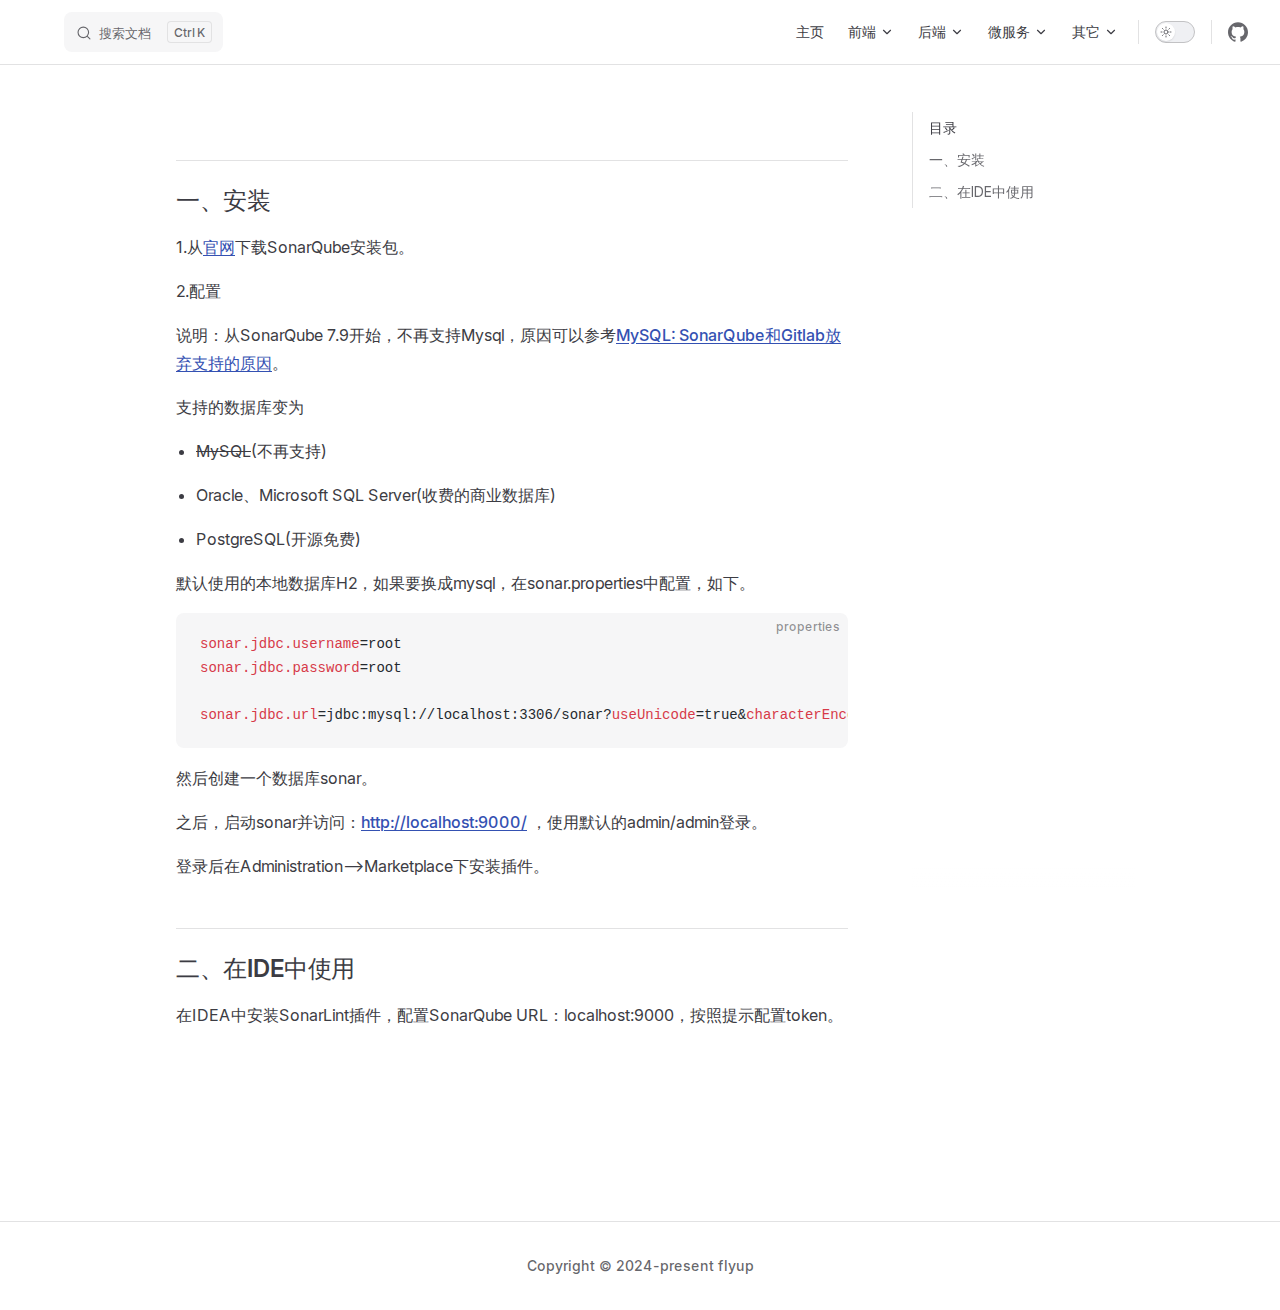
<file: tools/SonarQube笔记.html>
<!DOCTYPE html>
<html lang="en-US" dir="ltr">
  <head>
    <meta charset="utf-8">
    <meta name="viewport" content="width=device-width,initial-scale=1">
    <title>静水楼台</title>
    <meta name="description" content="A VitePress Site">
    <meta name="generator" content="VitePress v1.2.2">
    <link rel="preload stylesheet" href="/assets/style.Dsxo__y1.css" as="style">
    
    <script type="module" src="/assets/app.C6N6brQn.js"></script>
    <link rel="preload" href="/assets/inter-roman-latin.Di8DUHzh.woff2" as="font" type="font/woff2" crossorigin="">
    <link rel="modulepreload" href="/assets/chunks/framework.C6jertZK.js">
    <link rel="modulepreload" href="/assets/chunks/theme.Q3ihGwoc.js">
    <link rel="modulepreload" href="/assets/tools_SonarQube笔记.md.DJczLg3K.lean.js">
    <script id="check-dark-mode">(()=>{const e=localStorage.getItem("vitepress-theme-appearance")||"auto",a=window.matchMedia("(prefers-color-scheme: dark)").matches;(!e||e==="auto"?a:e==="dark")&&document.documentElement.classList.add("dark")})();</script>
    <script id="check-mac-os">document.documentElement.classList.toggle("mac",/Mac|iPhone|iPod|iPad/i.test(navigator.platform));</script>
  </head>
  <body>
    <div id="app"><div class="Layout" data-v-41e8be72><!--[--><!--]--><!--[--><span tabindex="-1" data-v-403b34f4></span><a href="#VPContent" class="VPSkipLink visually-hidden" data-v-403b34f4> Skip to content </a><!--]--><!----><header class="VPNav" data-v-41e8be72 data-v-e75c828d><div class="VPNavBar top" data-v-e75c828d data-v-8dd71d78><div class="wrapper" data-v-8dd71d78><div class="container" data-v-8dd71d78><div class="title" data-v-8dd71d78><div class="VPNavBarTitle" data-v-8dd71d78 data-v-f6236270><a class="title" href="/" data-v-f6236270><!--[--><!--]--><!----><!----><!--[--><!--]--></a></div></div><div class="content" data-v-8dd71d78><div class="content-body" data-v-8dd71d78><!--[--><!--]--><div class="VPNavBarSearch search" data-v-8dd71d78><!--[--><!----><div id="local-search"><button type="button" class="DocSearch DocSearch-Button" aria-label="搜索文档"><span class="DocSearch-Button-Container"><span class="vp-icon DocSearch-Search-Icon"></span><span class="DocSearch-Button-Placeholder">搜索文档</span></span><span class="DocSearch-Button-Keys"><kbd class="DocSearch-Button-Key"></kbd><kbd class="DocSearch-Button-Key">K</kbd></span></button></div><!--]--></div><nav aria-labelledby="main-nav-aria-label" class="VPNavBarMenu menu" data-v-8dd71d78 data-v-fd4c8781><span id="main-nav-aria-label" class="visually-hidden" data-v-fd4c8781>Main Navigation</span><!--[--><!--[--><a class="VPLink link VPNavBarMenuLink" href="/" tabindex="0" data-v-fd4c8781 data-v-ca770222><!--[--><span data-v-ca770222>主页</span><!--]--></a><!--]--><!--[--><div class="VPFlyout VPNavBarMenuGroup" data-v-fd4c8781 data-v-da01661c><button type="button" class="button" aria-haspopup="true" aria-expanded="false" data-v-da01661c><span class="text" data-v-da01661c><!----><span data-v-da01661c>前端</span><span class="vpi-chevron-down text-icon" data-v-da01661c></span></span></button><div class="menu" data-v-da01661c><div class="VPMenu" data-v-da01661c data-v-4656436b><div class="items" data-v-4656436b><!--[--><!--[--><div class="VPMenuLink" data-v-4656436b data-v-963e7a45><span class="VPLink" data-v-963e7a45><!--[-->Vue<!--]--></span></div><!--]--><!--[--><div class="VPMenuLink" data-v-4656436b data-v-963e7a45><span class="VPLink" data-v-963e7a45><!--[-->React<!--]--></span></div><!--]--><!--[--><div class="VPMenuLink" data-v-4656436b data-v-963e7a45><span class="VPLink" data-v-963e7a45><!--[-->Android<!--]--></span></div><!--]--><!--]--></div><!--[--><!--]--></div></div></div><!--]--><!--[--><div class="VPFlyout VPNavBarMenuGroup" data-v-fd4c8781 data-v-da01661c><button type="button" class="button" aria-haspopup="true" aria-expanded="false" data-v-da01661c><span class="text" data-v-da01661c><!----><span data-v-da01661c>后端</span><span class="vpi-chevron-down text-icon" data-v-da01661c></span></span></button><div class="menu" data-v-da01661c><div class="VPMenu" data-v-da01661c data-v-4656436b><div class="items" data-v-4656436b><!--[--><!--[--><div class="VPMenuLink" data-v-4656436b data-v-963e7a45><span class="VPLink" data-v-963e7a45><!--[-->MQ<!--]--></span></div><!--]--><!--[--><div class="VPMenuLink" data-v-4656436b data-v-963e7a45><span class="VPLink" data-v-963e7a45><!--[-->Redis<!--]--></span></div><!--]--><!--]--></div><!--[--><!--]--></div></div></div><!--]--><!--[--><div class="VPFlyout VPNavBarMenuGroup" data-v-fd4c8781 data-v-da01661c><button type="button" class="button" aria-haspopup="true" aria-expanded="false" data-v-da01661c><span class="text" data-v-da01661c><!----><span data-v-da01661c>微服务</span><span class="vpi-chevron-down text-icon" data-v-da01661c></span></span></button><div class="menu" data-v-da01661c><div class="VPMenu" data-v-da01661c data-v-4656436b><div class="items" data-v-4656436b><!--[--><!--[--><div class="VPMenuLink" data-v-4656436b data-v-963e7a45><span class="VPLink" data-v-963e7a45><!--[-->Spring Cloud<!--]--></span></div><!--]--><!--[--><div class="VPMenuLink" data-v-4656436b data-v-963e7a45><span class="VPLink" data-v-963e7a45><!--[-->Service Mesh<!--]--></span></div><!--]--><!--[--><div class="VPMenuLink" data-v-4656436b data-v-963e7a45><span class="VPLink" data-v-963e7a45><!--[-->Docker<!--]--></span></div><!--]--><!--[--><div class="VPMenuLink" data-v-4656436b data-v-963e7a45><span class="VPLink" data-v-963e7a45><!--[-->k8s<!--]--></span></div><!--]--><!--]--></div><!--[--><!--]--></div></div></div><!--]--><!--[--><div class="VPFlyout VPNavBarMenuGroup" data-v-fd4c8781 data-v-da01661c><button type="button" class="button" aria-haspopup="true" aria-expanded="false" data-v-da01661c><span class="text" data-v-da01661c><!----><span data-v-da01661c>其它</span><span class="vpi-chevron-down text-icon" data-v-da01661c></span></span></button><div class="menu" data-v-da01661c><div class="VPMenu" data-v-da01661c data-v-4656436b><div class="items" data-v-4656436b><!--[--><!--[--><div class="VPMenuLink" data-v-4656436b data-v-963e7a45><a class="VPLink link" href="/tools/Git%E7%AC%94%E8%AE%B0.html" data-v-963e7a45><!--[-->Git<!--]--></a></div><!--]--><!--[--><div class="VPMenuLink" data-v-4656436b data-v-963e7a45><a class="VPLink link" href="/tools/Maven%E7%AC%94%E8%AE%B0.html" data-v-963e7a45><!--[-->Maven<!--]--></a></div><!--]--><!--[--><div class="VPMenuLink" data-v-4656436b data-v-963e7a45><span class="VPLink" data-v-963e7a45><!--[-->语言<!--]--></span></div><!--]--><!--[--><div class="VPMenuLink" data-v-4656436b data-v-963e7a45><span class="VPLink" data-v-963e7a45><!--[-->杂<!--]--></span></div><!--]--><!--[--><div class="VPMenuLink" data-v-4656436b data-v-963e7a45><span class="VPLink" data-v-963e7a45><!--[-->方案设计<!--]--></span></div><!--]--><!--]--></div><!--[--><!--]--></div></div></div><!--]--><!--]--></nav><!----><div class="VPNavBarAppearance appearance" data-v-8dd71d78 data-v-31419d3d><button class="VPSwitch VPSwitchAppearance" type="button" role="switch" title="Switch to dark theme" aria-checked="false" data-v-31419d3d data-v-97b1538b data-v-10ac9a07><span class="check" data-v-10ac9a07><span class="icon" data-v-10ac9a07><!--[--><span class="vpi-sun sun" data-v-97b1538b></span><span class="vpi-moon moon" data-v-97b1538b></span><!--]--></span></span></button></div><div class="VPSocialLinks VPNavBarSocialLinks social-links" data-v-8dd71d78 data-v-4aea72c8 data-v-c48a77dc><!--[--><a class="VPSocialLink no-icon" href="https://github.com/vuejs/vitepress" aria-label="github" target="_blank" rel="noopener" data-v-c48a77dc data-v-4f038324><span class="vpi-social-github" /></a><!--]--></div><div class="VPFlyout VPNavBarExtra extra" data-v-8dd71d78 data-v-7a5a60f5 data-v-da01661c><button type="button" class="button" aria-haspopup="true" aria-expanded="false" aria-label="extra navigation" data-v-da01661c><span class="vpi-more-horizontal icon" data-v-da01661c></span></button><div class="menu" data-v-da01661c><div class="VPMenu" data-v-da01661c data-v-4656436b><!----><!--[--><!--[--><!----><div class="group" data-v-7a5a60f5><div class="item appearance" data-v-7a5a60f5><p class="label" data-v-7a5a60f5>Appearance</p><div class="appearance-action" data-v-7a5a60f5><button class="VPSwitch VPSwitchAppearance" type="button" role="switch" title="Switch to dark theme" aria-checked="false" data-v-7a5a60f5 data-v-97b1538b data-v-10ac9a07><span class="check" data-v-10ac9a07><span class="icon" data-v-10ac9a07><!--[--><span class="vpi-sun sun" data-v-97b1538b></span><span class="vpi-moon moon" data-v-97b1538b></span><!--]--></span></span></button></div></div></div><div class="group" data-v-7a5a60f5><div class="item social-links" data-v-7a5a60f5><div class="VPSocialLinks social-links-list" data-v-7a5a60f5 data-v-c48a77dc><!--[--><a class="VPSocialLink no-icon" href="https://github.com/vuejs/vitepress" aria-label="github" target="_blank" rel="noopener" data-v-c48a77dc data-v-4f038324><span class="vpi-social-github" /></a><!--]--></div></div></div><!--]--><!--]--></div></div></div><!--[--><!--]--><button type="button" class="VPNavBarHamburger hamburger" aria-label="mobile navigation" aria-expanded="false" aria-controls="VPNavScreen" data-v-8dd71d78 data-v-8b1b27ae><span class="container" data-v-8b1b27ae><span class="top" data-v-8b1b27ae></span><span class="middle" data-v-8b1b27ae></span><span class="bottom" data-v-8b1b27ae></span></span></button></div></div></div></div><div class="divider" data-v-8dd71d78><div class="divider-line" data-v-8dd71d78></div></div></div><!----></header><div class="VPLocalNav empty fixed" data-v-41e8be72 data-v-13941054><div class="container" data-v-13941054><!----><div class="VPLocalNavOutlineDropdown" style="--vp-vh:0px;" data-v-13941054 data-v-b5f027b0><button data-v-b5f027b0>Return to top</button><!----></div></div></div><!----><div class="VPContent" id="VPContent" data-v-41e8be72 data-v-4c7856c6><div class="VPDoc has-aside" data-v-4c7856c6 data-v-54e61e03><!--[--><!--]--><div class="container" data-v-54e61e03><div class="aside" data-v-54e61e03><div class="aside-curtain" data-v-54e61e03></div><div class="aside-container" data-v-54e61e03><div class="aside-content" data-v-54e61e03><div class="VPDocAside" data-v-54e61e03 data-v-f245b7e5><!--[--><!--]--><!--[--><!--]--><nav aria-labelledby="doc-outline-aria-label" class="VPDocAsideOutline" data-v-f245b7e5 data-v-e57a11cf><div class="content" data-v-e57a11cf><div class="outline-marker" data-v-e57a11cf></div><div aria-level="2" class="outline-title" id="doc-outline-aria-label" role="heading" data-v-e57a11cf>目录</div><ul class="VPDocOutlineItem root" data-v-e57a11cf data-v-1c0a706d><!--[--><!--]--></ul></div></nav><!--[--><!--]--><div class="spacer" data-v-f245b7e5></div><!--[--><!--]--><!----><!--[--><!--]--><!--[--><!--]--></div></div></div></div><div class="content" data-v-54e61e03><div class="content-container" data-v-54e61e03><!--[--><!--]--><main class="main" data-v-54e61e03><div style="position:relative;" class="vp-doc _tools_SonarQube%E7%AC%94%E8%AE%B0" data-v-54e61e03><div><h2 id="一、安装" tabindex="-1">一、安装 <a class="header-anchor" href="#一、安装" aria-label="Permalink to &quot;一、安装&quot;">​</a></h2><p>1.从<a href="https://www.sonarqube.org/downloads/" target="_blank" rel="noreferrer">官网</a>下载SonarQube安装包。</p><p>2.配置</p><p>说明：从SonarQube 7.9开始，不再支持Mysql，原因可以参考<a href="https://blog.csdn.net/liumiaocn/article/details/102714605" target="_blank" rel="noreferrer">MySQL: SonarQube和Gitlab放弃支持的原因</a>。</p><p>支持的数据库变为</p><ul><li><p><s>MySQL</s>(不再支持)</p></li><li><p>Oracle、Microsoft SQL Server(收费的商业数据库)</p></li><li><p>PostgreSQL(开源免费)</p></li></ul><p>默认使用的本地数据库H2，如果要换成mysql，在sonar.properties中配置，如下。</p><div class="language-properties vp-adaptive-theme"><button title="Copy Code" class="copy"></button><span class="lang">properties</span><pre class="shiki shiki-themes github-light github-dark vp-code" tabindex="0"><code><span class="line"><span style="--shiki-light:#D73A49;--shiki-dark:#F97583;">sonar.jdbc.username</span><span style="--shiki-light:#24292E;--shiki-dark:#E1E4E8;">=root</span></span>
<span class="line"><span style="--shiki-light:#D73A49;--shiki-dark:#F97583;">sonar.jdbc.password</span><span style="--shiki-light:#24292E;--shiki-dark:#E1E4E8;">=root</span></span>
<span class="line"></span>
<span class="line"><span style="--shiki-light:#D73A49;--shiki-dark:#F97583;">sonar.jdbc.url</span><span style="--shiki-light:#24292E;--shiki-dark:#E1E4E8;">=jdbc:mysql://localhost:3306/sonar?</span><span style="--shiki-light:#D73A49;--shiki-dark:#F97583;">useUnicode</span><span style="--shiki-light:#24292E;--shiki-dark:#E1E4E8;">=true&amp;</span><span style="--shiki-light:#D73A49;--shiki-dark:#F97583;">characterEncoding</span><span style="--shiki-light:#24292E;--shiki-dark:#E1E4E8;">=utf8&amp;</span><span style="--shiki-light:#D73A49;--shiki-dark:#F97583;">rewriteBatchedStatements</span><span style="--shiki-light:#24292E;--shiki-dark:#E1E4E8;">=true&amp;</span><span style="--shiki-light:#D73A49;--shiki-dark:#F97583;">useConfigs</span><span style="--shiki-light:#24292E;--shiki-dark:#E1E4E8;">=maxPerformance&amp;</span><span style="--shiki-light:#D73A49;--shiki-dark:#F97583;">useSSL</span><span style="--shiki-light:#24292E;--shiki-dark:#E1E4E8;">=false</span></span></code></pre></div><p>然后创建一个数据库sonar。</p><p>之后，启动sonar并访问：<a href="http://localhost:9000/" target="_blank" rel="noreferrer">http://localhost:9000/</a> ，使用默认的admin/admin登录。</p><p>登录后在Administration--&gt;Marketplace下安装插件。</p><h2 id="二、在ide中使用" tabindex="-1">二、在IDE中使用 <a class="header-anchor" href="#二、在ide中使用" aria-label="Permalink to &quot;二、在IDE中使用&quot;">​</a></h2><p>在IDEA中安装SonarLint插件，配置SonarQube URL：localhost:9000，按照提示配置token。</p></div></div></main><footer class="VPDocFooter" data-v-54e61e03 data-v-98758174><!--[--><!--]--><!----><!----></footer><!--[--><!--]--></div></div></div><!--[--><!--]--></div></div><footer class="VPFooter" data-v-41e8be72 data-v-5a830141><div class="container" data-v-5a830141><!----><p class="copyright" data-v-5a830141>Copyright © 2024-present flyup</p></div></footer><!--[--><!--]--></div></div>
    <script>window.__VP_HASH_MAP__=JSON.parse("{\"api-examples.md\":\"CN8Pr7XH\",\"index.md\":\"BDx7Co48\",\"tools_idea笔记.md\":\"CE52obq3\",\"markdown-examples.md\":\"ClQMPoHM\",\"tools_gradle笔记.md\":\"D69W1cAv\",\"tools_jenkins笔记.md\":\"Duh5dcLy\",\"tools_maven笔记.md\":\"gqv0BwnT\",\"tools_git笔记.md\":\"B6vngqqK\",\"tools_sonarqube笔记.md\":\"DJczLg3K\",\"tools_vagrant_vagrant入门.md\":\"DoAlfabo\"}");window.__VP_SITE_DATA__=JSON.parse("{\"lang\":\"en-US\",\"dir\":\"ltr\",\"title\":\"静水楼台\",\"description\":\"A VitePress Site\",\"base\":\"/\",\"head\":[],\"router\":{\"prefetchLinks\":true},\"appearance\":true,\"themeConfig\":{\"logo\":\"\",\"siteTitle\":\"\",\"outlineTitle\":\"目录\",\"outline\":[2,6],\"nav\":[{\"text\":\"主页\",\"link\":\"/\"},{\"text\":\"前端\",\"items\":[{\"text\":\"Vue\",\"link\":\"\"},{\"text\":\"React\",\"link\":\"\"},{\"text\":\"Android\",\"link\":\"\"}]},{\"text\":\"后端\",\"items\":[{\"text\":\"MQ\",\"link\":\"\"},{\"text\":\"Redis\",\"link\":\"\"}]},{\"text\":\"微服务\",\"items\":[{\"text\":\"Spring Cloud\",\"link\":\"\"},{\"text\":\"Service Mesh\",\"link\":\"\"},{\"text\":\"Docker\",\"link\":\"\"},{\"text\":\"k8s\",\"link\":\"\"}]},{\"text\":\"其它\",\"items\":[{\"text\":\"Git\",\"link\":\"tools/Git笔记\"},{\"text\":\"Maven\",\"link\":\"tools/Maven笔记\"},{\"text\":\"语言\",\"link\":\"\"},{\"text\":\"杂\",\"link\":\"\"},{\"text\":\"方案设计\",\"link\":\"\"}]}],\"sidebar\":{\"/tools1111/\":[{\"text\":\"Examples\",\"collapsible\":true,\"collapsed\":true,\"items\":[{\"text\":\"Markdown Examples\",\"link\":\"/markdown-examples\"},{\"text\":\"Runtime API Examples\",\"link\":\"/api-examples\"},{\"text\":\"入门\",\"link\":\"\"},{\"text\":\"进阶\",\"link\":\"\"}]},{\"text\":\"Examples2\",\"collapsible\":true,\"collapsed\":true,\"items\":[{\"text\":\"FAQ\",\"link\":\"\"},{\"text\":\"最佳实践\",\"link\":\"\"}]}]},\"socialLinks\":[{\"icon\":\"github\",\"link\":\"https://github.com/vuejs/vitepress\"}],\"search\":{\"provider\":\"local\",\"options\":{\"translations\":{\"button\":{\"buttonText\":\"搜索文档\",\"buttonAriaLabel\":\"搜索文档\"},\"modal\":{\"noResultsText\":\"无法找到相关结果\",\"resetButtonTitle\":\"清除查询条件\",\"footer\":{\"selectText\":\"选择\",\"navigateText\":\"切换\"}}}}},\"footer\":{\"copyright\":\"Copyright © 2024-present flyup\"}},\"locales\":{},\"scrollOffset\":134,\"cleanUrls\":false}");</script>
    
  </body>
</html>
</file>
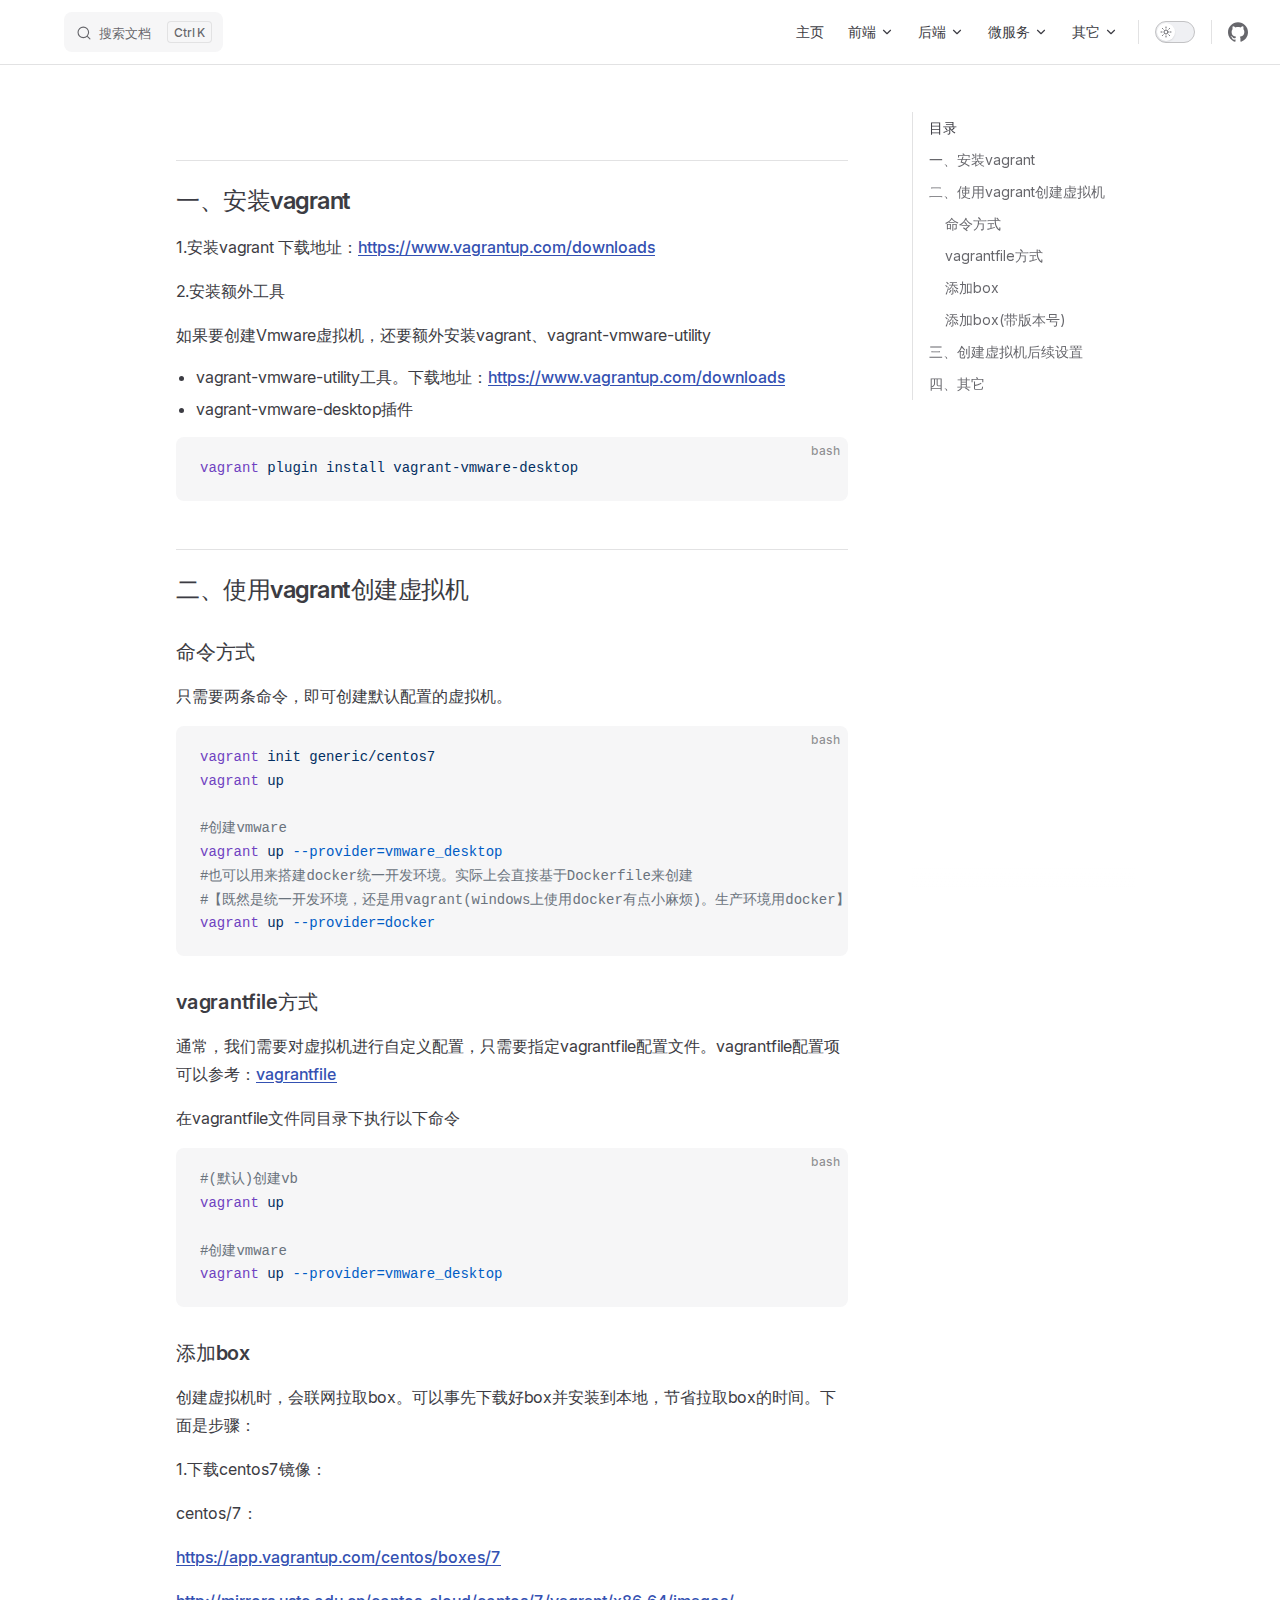
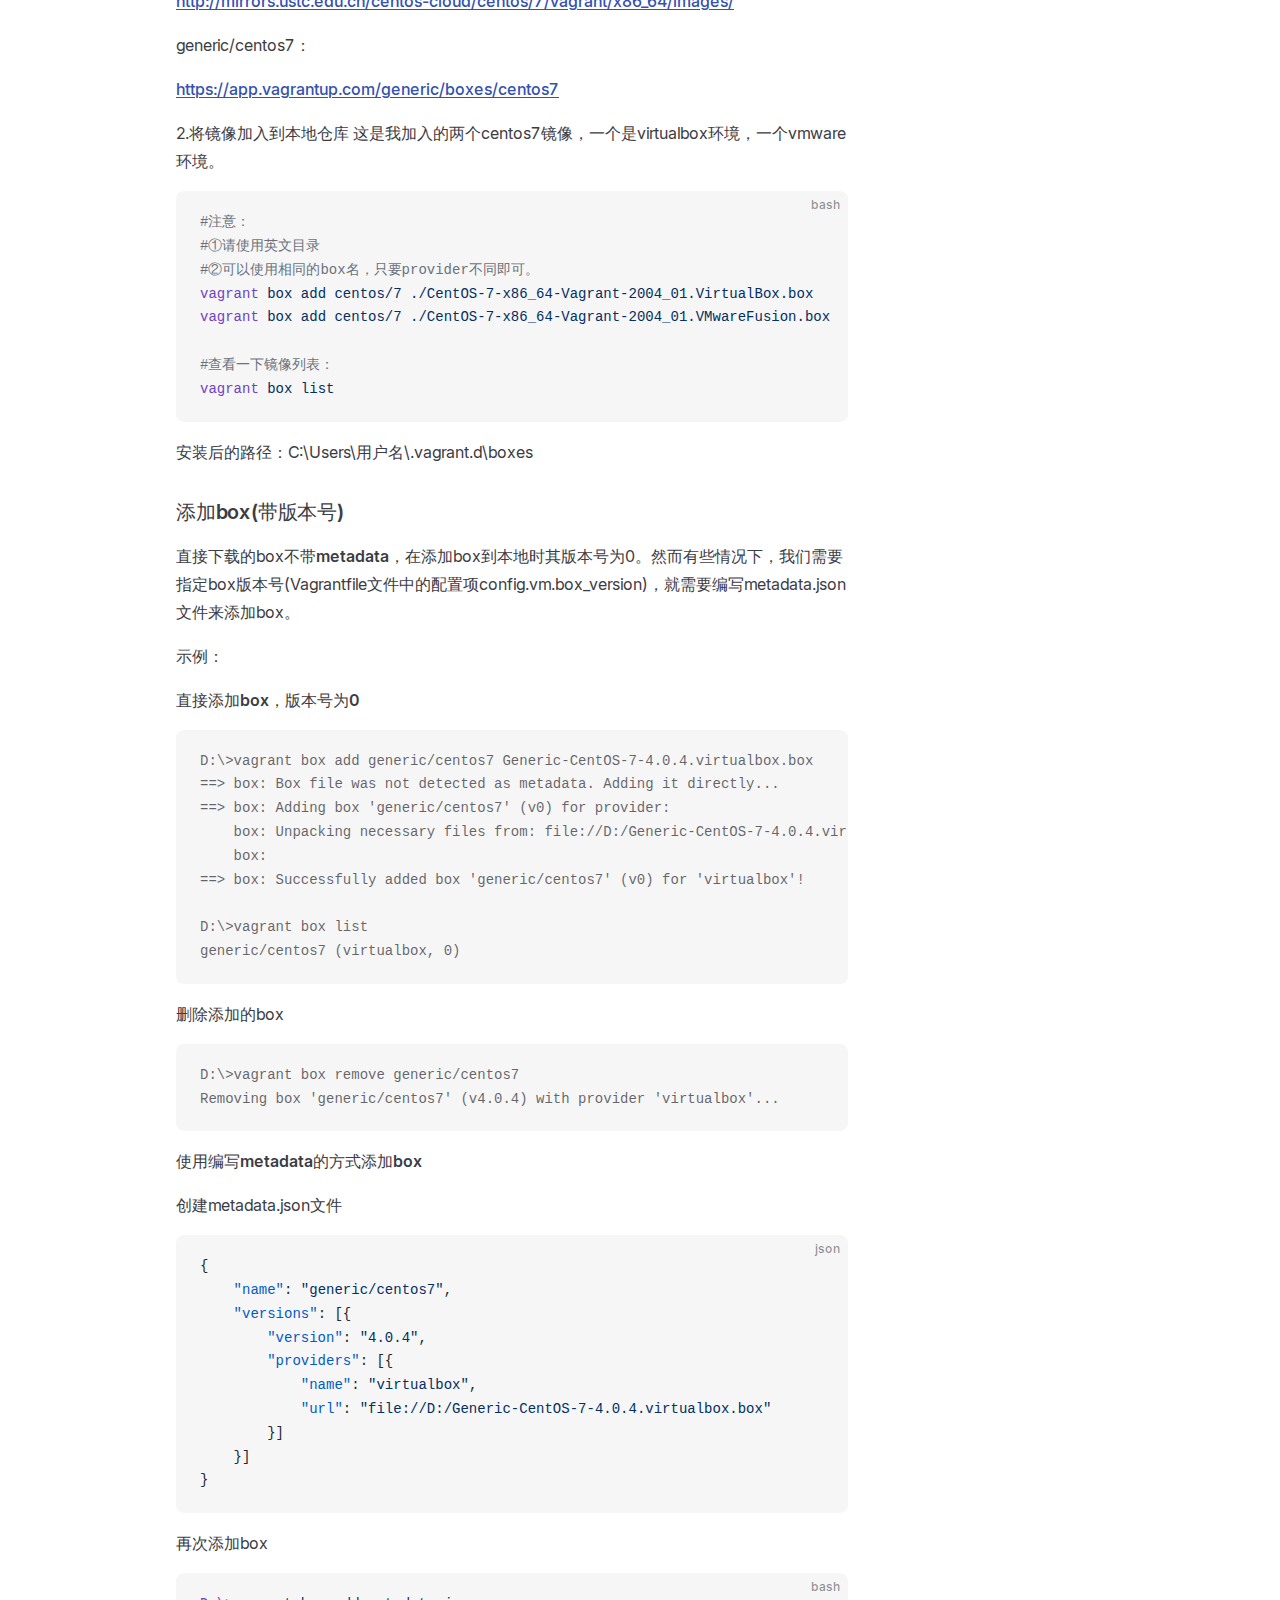
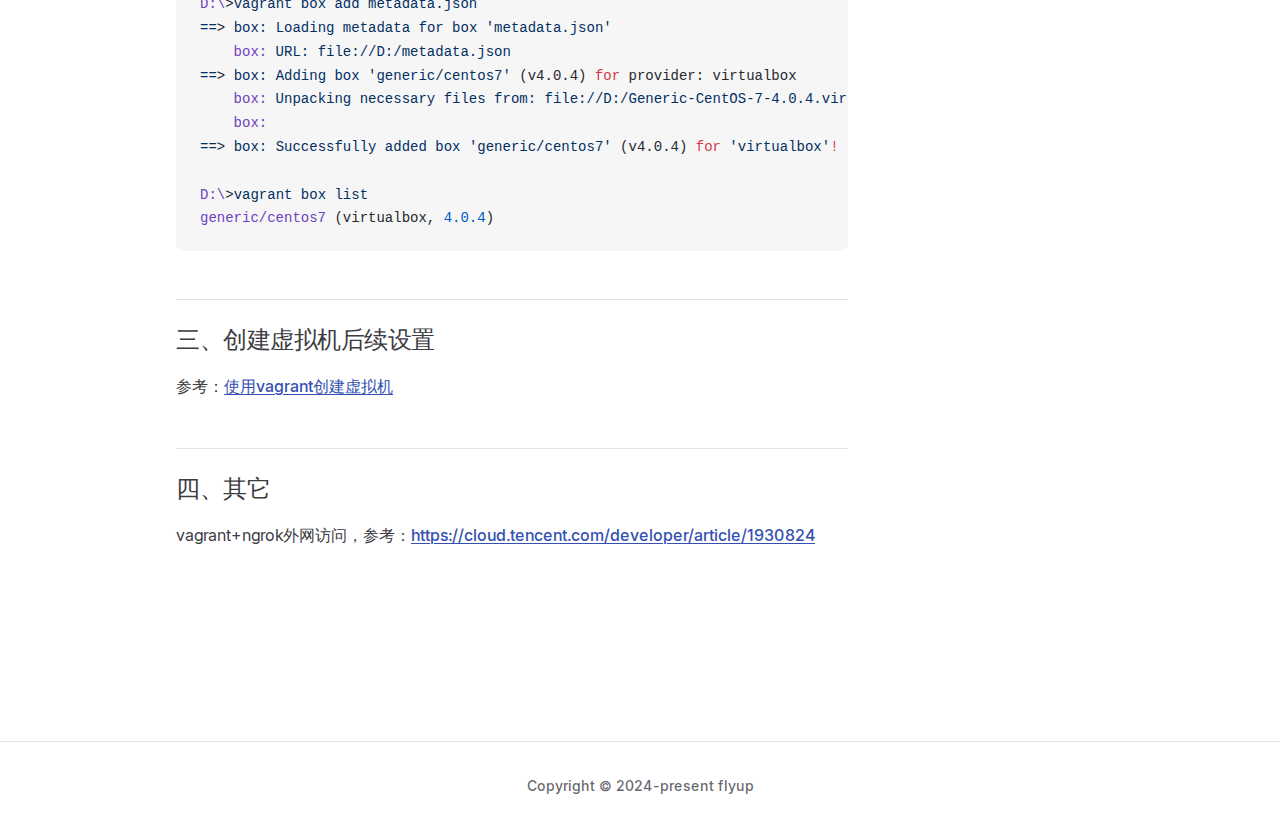
<file: tools/vagrant/vagrant入门.html>
<!DOCTYPE html>
<html lang="en-US" dir="ltr">
  <head>
    <meta charset="utf-8">
    <meta name="viewport" content="width=device-width,initial-scale=1">
    <title>静水楼台</title>
    <meta name="description" content="A VitePress Site">
    <meta name="generator" content="VitePress v1.2.2">
    <link rel="preload stylesheet" href="/assets/style.Dsxo__y1.css" as="style">
    
    <script type="module" src="/assets/app.C6N6brQn.js"></script>
    <link rel="preload" href="/assets/inter-roman-latin.Di8DUHzh.woff2" as="font" type="font/woff2" crossorigin="">
    <link rel="modulepreload" href="/assets/chunks/framework.C6jertZK.js">
    <link rel="modulepreload" href="/assets/chunks/theme.Q3ihGwoc.js">
    <link rel="modulepreload" href="/assets/tools_vagrant_vagrant入门.md.DoAlfabo.lean.js">
    <script id="check-dark-mode">(()=>{const e=localStorage.getItem("vitepress-theme-appearance")||"auto",a=window.matchMedia("(prefers-color-scheme: dark)").matches;(!e||e==="auto"?a:e==="dark")&&document.documentElement.classList.add("dark")})();</script>
    <script id="check-mac-os">document.documentElement.classList.toggle("mac",/Mac|iPhone|iPod|iPad/i.test(navigator.platform));</script>
  </head>
  <body>
    <div id="app"><div class="Layout" data-v-41e8be72><!--[--><!--]--><!--[--><span tabindex="-1" data-v-403b34f4></span><a href="#VPContent" class="VPSkipLink visually-hidden" data-v-403b34f4> Skip to content </a><!--]--><!----><header class="VPNav" data-v-41e8be72 data-v-e75c828d><div class="VPNavBar top" data-v-e75c828d data-v-8dd71d78><div class="wrapper" data-v-8dd71d78><div class="container" data-v-8dd71d78><div class="title" data-v-8dd71d78><div class="VPNavBarTitle" data-v-8dd71d78 data-v-f6236270><a class="title" href="/" data-v-f6236270><!--[--><!--]--><!----><!----><!--[--><!--]--></a></div></div><div class="content" data-v-8dd71d78><div class="content-body" data-v-8dd71d78><!--[--><!--]--><div class="VPNavBarSearch search" data-v-8dd71d78><!--[--><!----><div id="local-search"><button type="button" class="DocSearch DocSearch-Button" aria-label="搜索文档"><span class="DocSearch-Button-Container"><span class="vp-icon DocSearch-Search-Icon"></span><span class="DocSearch-Button-Placeholder">搜索文档</span></span><span class="DocSearch-Button-Keys"><kbd class="DocSearch-Button-Key"></kbd><kbd class="DocSearch-Button-Key">K</kbd></span></button></div><!--]--></div><nav aria-labelledby="main-nav-aria-label" class="VPNavBarMenu menu" data-v-8dd71d78 data-v-fd4c8781><span id="main-nav-aria-label" class="visually-hidden" data-v-fd4c8781>Main Navigation</span><!--[--><!--[--><a class="VPLink link VPNavBarMenuLink" href="/" tabindex="0" data-v-fd4c8781 data-v-ca770222><!--[--><span data-v-ca770222>主页</span><!--]--></a><!--]--><!--[--><div class="VPFlyout VPNavBarMenuGroup" data-v-fd4c8781 data-v-da01661c><button type="button" class="button" aria-haspopup="true" aria-expanded="false" data-v-da01661c><span class="text" data-v-da01661c><!----><span data-v-da01661c>前端</span><span class="vpi-chevron-down text-icon" data-v-da01661c></span></span></button><div class="menu" data-v-da01661c><div class="VPMenu" data-v-da01661c data-v-4656436b><div class="items" data-v-4656436b><!--[--><!--[--><div class="VPMenuLink" data-v-4656436b data-v-963e7a45><span class="VPLink" data-v-963e7a45><!--[-->Vue<!--]--></span></div><!--]--><!--[--><div class="VPMenuLink" data-v-4656436b data-v-963e7a45><span class="VPLink" data-v-963e7a45><!--[-->React<!--]--></span></div><!--]--><!--[--><div class="VPMenuLink" data-v-4656436b data-v-963e7a45><span class="VPLink" data-v-963e7a45><!--[-->Android<!--]--></span></div><!--]--><!--]--></div><!--[--><!--]--></div></div></div><!--]--><!--[--><div class="VPFlyout VPNavBarMenuGroup" data-v-fd4c8781 data-v-da01661c><button type="button" class="button" aria-haspopup="true" aria-expanded="false" data-v-da01661c><span class="text" data-v-da01661c><!----><span data-v-da01661c>后端</span><span class="vpi-chevron-down text-icon" data-v-da01661c></span></span></button><div class="menu" data-v-da01661c><div class="VPMenu" data-v-da01661c data-v-4656436b><div class="items" data-v-4656436b><!--[--><!--[--><div class="VPMenuLink" data-v-4656436b data-v-963e7a45><span class="VPLink" data-v-963e7a45><!--[-->MQ<!--]--></span></div><!--]--><!--[--><div class="VPMenuLink" data-v-4656436b data-v-963e7a45><span class="VPLink" data-v-963e7a45><!--[-->Redis<!--]--></span></div><!--]--><!--]--></div><!--[--><!--]--></div></div></div><!--]--><!--[--><div class="VPFlyout VPNavBarMenuGroup" data-v-fd4c8781 data-v-da01661c><button type="button" class="button" aria-haspopup="true" aria-expanded="false" data-v-da01661c><span class="text" data-v-da01661c><!----><span data-v-da01661c>微服务</span><span class="vpi-chevron-down text-icon" data-v-da01661c></span></span></button><div class="menu" data-v-da01661c><div class="VPMenu" data-v-da01661c data-v-4656436b><div class="items" data-v-4656436b><!--[--><!--[--><div class="VPMenuLink" data-v-4656436b data-v-963e7a45><span class="VPLink" data-v-963e7a45><!--[-->Spring Cloud<!--]--></span></div><!--]--><!--[--><div class="VPMenuLink" data-v-4656436b data-v-963e7a45><span class="VPLink" data-v-963e7a45><!--[-->Service Mesh<!--]--></span></div><!--]--><!--[--><div class="VPMenuLink" data-v-4656436b data-v-963e7a45><span class="VPLink" data-v-963e7a45><!--[-->Docker<!--]--></span></div><!--]--><!--[--><div class="VPMenuLink" data-v-4656436b data-v-963e7a45><span class="VPLink" data-v-963e7a45><!--[-->k8s<!--]--></span></div><!--]--><!--]--></div><!--[--><!--]--></div></div></div><!--]--><!--[--><div class="VPFlyout VPNavBarMenuGroup" data-v-fd4c8781 data-v-da01661c><button type="button" class="button" aria-haspopup="true" aria-expanded="false" data-v-da01661c><span class="text" data-v-da01661c><!----><span data-v-da01661c>其它</span><span class="vpi-chevron-down text-icon" data-v-da01661c></span></span></button><div class="menu" data-v-da01661c><div class="VPMenu" data-v-da01661c data-v-4656436b><div class="items" data-v-4656436b><!--[--><!--[--><div class="VPMenuLink" data-v-4656436b data-v-963e7a45><a class="VPLink link" href="/tools/Git%E7%AC%94%E8%AE%B0.html" data-v-963e7a45><!--[-->Git<!--]--></a></div><!--]--><!--[--><div class="VPMenuLink" data-v-4656436b data-v-963e7a45><a class="VPLink link" href="/tools/Maven%E7%AC%94%E8%AE%B0.html" data-v-963e7a45><!--[-->Maven<!--]--></a></div><!--]--><!--[--><div class="VPMenuLink" data-v-4656436b data-v-963e7a45><span class="VPLink" data-v-963e7a45><!--[-->语言<!--]--></span></div><!--]--><!--[--><div class="VPMenuLink" data-v-4656436b data-v-963e7a45><span class="VPLink" data-v-963e7a45><!--[-->杂<!--]--></span></div><!--]--><!--[--><div class="VPMenuLink" data-v-4656436b data-v-963e7a45><span class="VPLink" data-v-963e7a45><!--[-->方案设计<!--]--></span></div><!--]--><!--]--></div><!--[--><!--]--></div></div></div><!--]--><!--]--></nav><!----><div class="VPNavBarAppearance appearance" data-v-8dd71d78 data-v-31419d3d><button class="VPSwitch VPSwitchAppearance" type="button" role="switch" title="Switch to dark theme" aria-checked="false" data-v-31419d3d data-v-97b1538b data-v-10ac9a07><span class="check" data-v-10ac9a07><span class="icon" data-v-10ac9a07><!--[--><span class="vpi-sun sun" data-v-97b1538b></span><span class="vpi-moon moon" data-v-97b1538b></span><!--]--></span></span></button></div><div class="VPSocialLinks VPNavBarSocialLinks social-links" data-v-8dd71d78 data-v-4aea72c8 data-v-c48a77dc><!--[--><a class="VPSocialLink no-icon" href="https://github.com/vuejs/vitepress" aria-label="github" target="_blank" rel="noopener" data-v-c48a77dc data-v-4f038324><span class="vpi-social-github" /></a><!--]--></div><div class="VPFlyout VPNavBarExtra extra" data-v-8dd71d78 data-v-7a5a60f5 data-v-da01661c><button type="button" class="button" aria-haspopup="true" aria-expanded="false" aria-label="extra navigation" data-v-da01661c><span class="vpi-more-horizontal icon" data-v-da01661c></span></button><div class="menu" data-v-da01661c><div class="VPMenu" data-v-da01661c data-v-4656436b><!----><!--[--><!--[--><!----><div class="group" data-v-7a5a60f5><div class="item appearance" data-v-7a5a60f5><p class="label" data-v-7a5a60f5>Appearance</p><div class="appearance-action" data-v-7a5a60f5><button class="VPSwitch VPSwitchAppearance" type="button" role="switch" title="Switch to dark theme" aria-checked="false" data-v-7a5a60f5 data-v-97b1538b data-v-10ac9a07><span class="check" data-v-10ac9a07><span class="icon" data-v-10ac9a07><!--[--><span class="vpi-sun sun" data-v-97b1538b></span><span class="vpi-moon moon" data-v-97b1538b></span><!--]--></span></span></button></div></div></div><div class="group" data-v-7a5a60f5><div class="item social-links" data-v-7a5a60f5><div class="VPSocialLinks social-links-list" data-v-7a5a60f5 data-v-c48a77dc><!--[--><a class="VPSocialLink no-icon" href="https://github.com/vuejs/vitepress" aria-label="github" target="_blank" rel="noopener" data-v-c48a77dc data-v-4f038324><span class="vpi-social-github" /></a><!--]--></div></div></div><!--]--><!--]--></div></div></div><!--[--><!--]--><button type="button" class="VPNavBarHamburger hamburger" aria-label="mobile navigation" aria-expanded="false" aria-controls="VPNavScreen" data-v-8dd71d78 data-v-8b1b27ae><span class="container" data-v-8b1b27ae><span class="top" data-v-8b1b27ae></span><span class="middle" data-v-8b1b27ae></span><span class="bottom" data-v-8b1b27ae></span></span></button></div></div></div></div><div class="divider" data-v-8dd71d78><div class="divider-line" data-v-8dd71d78></div></div></div><!----></header><div class="VPLocalNav empty fixed" data-v-41e8be72 data-v-13941054><div class="container" data-v-13941054><!----><div class="VPLocalNavOutlineDropdown" style="--vp-vh:0px;" data-v-13941054 data-v-b5f027b0><button data-v-b5f027b0>Return to top</button><!----></div></div></div><!----><div class="VPContent" id="VPContent" data-v-41e8be72 data-v-4c7856c6><div class="VPDoc has-aside" data-v-4c7856c6 data-v-54e61e03><!--[--><!--]--><div class="container" data-v-54e61e03><div class="aside" data-v-54e61e03><div class="aside-curtain" data-v-54e61e03></div><div class="aside-container" data-v-54e61e03><div class="aside-content" data-v-54e61e03><div class="VPDocAside" data-v-54e61e03 data-v-f245b7e5><!--[--><!--]--><!--[--><!--]--><nav aria-labelledby="doc-outline-aria-label" class="VPDocAsideOutline" data-v-f245b7e5 data-v-e57a11cf><div class="content" data-v-e57a11cf><div class="outline-marker" data-v-e57a11cf></div><div aria-level="2" class="outline-title" id="doc-outline-aria-label" role="heading" data-v-e57a11cf>目录</div><ul class="VPDocOutlineItem root" data-v-e57a11cf data-v-1c0a706d><!--[--><!--]--></ul></div></nav><!--[--><!--]--><div class="spacer" data-v-f245b7e5></div><!--[--><!--]--><!----><!--[--><!--]--><!--[--><!--]--></div></div></div></div><div class="content" data-v-54e61e03><div class="content-container" data-v-54e61e03><!--[--><!--]--><main class="main" data-v-54e61e03><div style="position:relative;" class="vp-doc _tools_vagrant_vagrant%E5%85%A5%E9%97%A8" data-v-54e61e03><div><h2 id="一、安装vagrant" tabindex="-1">一、安装vagrant <a class="header-anchor" href="#一、安装vagrant" aria-label="Permalink to &quot;一、安装vagrant&quot;">​</a></h2><p>1.安装vagrant 下载地址：<a href="https://www.vagrantup.com/downloads" target="_blank" rel="noreferrer">https://www.vagrantup.com/downloads</a></p><p>2.安装额外工具</p><p>如果要创建Vmware虚拟机，还要额外安装vagrant、vagrant-vmware-utility</p><ul><li>vagrant-vmware-utility工具。下载地址：<a href="https://www.vagrantup.com/downloads" target="_blank" rel="noreferrer">https://www.vagrantup.com/downloads</a></li><li>vagrant-vmware-desktop插件</li></ul><div class="language-bash vp-adaptive-theme"><button title="Copy Code" class="copy"></button><span class="lang">bash</span><pre class="shiki shiki-themes github-light github-dark vp-code" tabindex="0"><code><span class="line"><span style="--shiki-light:#6F42C1;--shiki-dark:#B392F0;">vagrant</span><span style="--shiki-light:#032F62;--shiki-dark:#9ECBFF;"> plugin</span><span style="--shiki-light:#032F62;--shiki-dark:#9ECBFF;"> install</span><span style="--shiki-light:#032F62;--shiki-dark:#9ECBFF;"> vagrant-vmware-desktop</span></span></code></pre></div><h2 id="二、使用vagrant创建虚拟机" tabindex="-1">二、使用vagrant创建虚拟机 <a class="header-anchor" href="#二、使用vagrant创建虚拟机" aria-label="Permalink to &quot;二、使用vagrant创建虚拟机&quot;">​</a></h2><h3 id="命令方式" tabindex="-1">命令方式 <a class="header-anchor" href="#命令方式" aria-label="Permalink to &quot;命令方式&quot;">​</a></h3><p>只需要两条命令，即可创建默认配置的虚拟机。</p><div class="language-bash vp-adaptive-theme"><button title="Copy Code" class="copy"></button><span class="lang">bash</span><pre class="shiki shiki-themes github-light github-dark vp-code" tabindex="0"><code><span class="line"><span style="--shiki-light:#6F42C1;--shiki-dark:#B392F0;">vagrant</span><span style="--shiki-light:#032F62;--shiki-dark:#9ECBFF;"> init</span><span style="--shiki-light:#032F62;--shiki-dark:#9ECBFF;"> generic/centos7</span></span>
<span class="line"><span style="--shiki-light:#6F42C1;--shiki-dark:#B392F0;">vagrant</span><span style="--shiki-light:#032F62;--shiki-dark:#9ECBFF;"> up</span></span>
<span class="line"></span>
<span class="line"><span style="--shiki-light:#6A737D;--shiki-dark:#6A737D;">#创建vmware</span></span>
<span class="line"><span style="--shiki-light:#6F42C1;--shiki-dark:#B392F0;">vagrant</span><span style="--shiki-light:#032F62;--shiki-dark:#9ECBFF;"> up</span><span style="--shiki-light:#005CC5;--shiki-dark:#79B8FF;"> --provider=vmware_desktop</span></span>
<span class="line"><span style="--shiki-light:#6A737D;--shiki-dark:#6A737D;">#也可以用来搭建docker统一开发环境。实际上会直接基于Dockerfile来创建</span></span>
<span class="line"><span style="--shiki-light:#6A737D;--shiki-dark:#6A737D;">#【既然是统一开发环境，还是用vagrant(windows上使用docker有点小麻烦)。生产环境用docker】</span></span>
<span class="line"><span style="--shiki-light:#6F42C1;--shiki-dark:#B392F0;">vagrant</span><span style="--shiki-light:#032F62;--shiki-dark:#9ECBFF;"> up</span><span style="--shiki-light:#005CC5;--shiki-dark:#79B8FF;"> --provider=docker</span></span></code></pre></div><h3 id="vagrantfile方式" tabindex="-1">vagrantfile方式 <a class="header-anchor" href="#vagrantfile方式" aria-label="Permalink to &quot;vagrantfile方式&quot;">​</a></h3><p>通常，我们需要对虚拟机进行自定义配置，只需要指定vagrantfile配置文件。vagrantfile配置项可以参考：<a href="https://www.vagrantup.com/docs/vagrantfile" target="_blank" rel="noreferrer">vagrantfile</a></p><p>在vagrantfile文件同目录下执行以下命令</p><div class="language-bash vp-adaptive-theme"><button title="Copy Code" class="copy"></button><span class="lang">bash</span><pre class="shiki shiki-themes github-light github-dark vp-code" tabindex="0"><code><span class="line"><span style="--shiki-light:#6A737D;--shiki-dark:#6A737D;">#(默认)创建vb</span></span>
<span class="line"><span style="--shiki-light:#6F42C1;--shiki-dark:#B392F0;">vagrant</span><span style="--shiki-light:#032F62;--shiki-dark:#9ECBFF;"> up</span></span>
<span class="line"></span>
<span class="line"><span style="--shiki-light:#6A737D;--shiki-dark:#6A737D;">#创建vmware</span></span>
<span class="line"><span style="--shiki-light:#6F42C1;--shiki-dark:#B392F0;">vagrant</span><span style="--shiki-light:#032F62;--shiki-dark:#9ECBFF;"> up</span><span style="--shiki-light:#005CC5;--shiki-dark:#79B8FF;"> --provider=vmware_desktop</span></span></code></pre></div><h3 id="添加box" tabindex="-1">添加box <a class="header-anchor" href="#添加box" aria-label="Permalink to &quot;添加box&quot;">​</a></h3><p>创建虚拟机时，会联网拉取box。可以事先下载好box并安装到本地，节省拉取box的时间。下面是步骤：</p><p>1.下载centos7镜像：</p><p>centos/7：</p><p><a href="https://app.vagrantup.com/centos/boxes/7" target="_blank" rel="noreferrer">https://app.vagrantup.com/centos/boxes/7</a></p><p><a href="http://mirrors.ustc.edu.cn/centos-cloud/centos/7/vagrant/x86_64/images/" target="_blank" rel="noreferrer">http://mirrors.ustc.edu.cn/centos-cloud/centos/7/vagrant/x86_64/images/</a></p><p>generic/centos7：</p><p><a href="https://app.vagrantup.com/generic/boxes/centos7" target="_blank" rel="noreferrer">https://app.vagrantup.com/generic/boxes/centos7</a></p><p>2.将镜像加入到本地仓库 这是我加入的两个centos7镜像，一个是virtualbox环境，一个vmware环境。</p><div class="language-bash vp-adaptive-theme"><button title="Copy Code" class="copy"></button><span class="lang">bash</span><pre class="shiki shiki-themes github-light github-dark vp-code" tabindex="0"><code><span class="line"><span style="--shiki-light:#6A737D;--shiki-dark:#6A737D;">#注意：</span></span>
<span class="line"><span style="--shiki-light:#6A737D;--shiki-dark:#6A737D;">#①请使用英文目录</span></span>
<span class="line"><span style="--shiki-light:#6A737D;--shiki-dark:#6A737D;">#②可以使用相同的box名，只要provider不同即可。</span></span>
<span class="line"><span style="--shiki-light:#6F42C1;--shiki-dark:#B392F0;">vagrant</span><span style="--shiki-light:#032F62;--shiki-dark:#9ECBFF;"> box</span><span style="--shiki-light:#032F62;--shiki-dark:#9ECBFF;"> add</span><span style="--shiki-light:#032F62;--shiki-dark:#9ECBFF;"> centos/7</span><span style="--shiki-light:#032F62;--shiki-dark:#9ECBFF;"> ./CentOS-7-x86_64-Vagrant-2004_01.VirtualBox.box</span></span>
<span class="line"><span style="--shiki-light:#6F42C1;--shiki-dark:#B392F0;">vagrant</span><span style="--shiki-light:#032F62;--shiki-dark:#9ECBFF;"> box</span><span style="--shiki-light:#032F62;--shiki-dark:#9ECBFF;"> add</span><span style="--shiki-light:#032F62;--shiki-dark:#9ECBFF;"> centos/7</span><span style="--shiki-light:#032F62;--shiki-dark:#9ECBFF;"> ./CentOS-7-x86_64-Vagrant-2004_01.VMwareFusion.box</span></span>
<span class="line"></span>
<span class="line"><span style="--shiki-light:#6A737D;--shiki-dark:#6A737D;">#查看一下镜像列表：</span></span>
<span class="line"><span style="--shiki-light:#6F42C1;--shiki-dark:#B392F0;">vagrant</span><span style="--shiki-light:#032F62;--shiki-dark:#9ECBFF;"> box</span><span style="--shiki-light:#032F62;--shiki-dark:#9ECBFF;"> list</span></span></code></pre></div><p>安装后的路径：C:\Users\用户名\.vagrant.d\boxes</p><h3 id="添加box-带版本号" tabindex="-1">添加box(带版本号) <a class="header-anchor" href="#添加box-带版本号" aria-label="Permalink to &quot;添加box(带版本号)&quot;">​</a></h3><p>直接下载的box不带<strong>metadata</strong>，在添加box到本地时其版本号为0。然而有些情况下，我们需要指定box版本号(Vagrantfile文件中的配置项config.vm.box_version)，就需要编写metadata.json文件来添加box。</p><p>示例：</p><p><strong>直接添加box，版本号为0</strong></p><div class="language- vp-adaptive-theme"><button title="Copy Code" class="copy"></button><span class="lang"></span><pre class="shiki shiki-themes github-light github-dark vp-code" tabindex="0"><code><span class="line"><span>D:\&gt;vagrant box add generic/centos7 Generic-CentOS-7-4.0.4.virtualbox.box</span></span>
<span class="line"><span>==&gt; box: Box file was not detected as metadata. Adding it directly...</span></span>
<span class="line"><span>==&gt; box: Adding box &#39;generic/centos7&#39; (v0) for provider:</span></span>
<span class="line"><span>    box: Unpacking necessary files from: file://D:/Generic-CentOS-7-4.0.4.virtualbox.box</span></span>
<span class="line"><span>    box:</span></span>
<span class="line"><span>==&gt; box: Successfully added box &#39;generic/centos7&#39; (v0) for &#39;virtualbox&#39;!</span></span>
<span class="line"><span></span></span>
<span class="line"><span>D:\&gt;vagrant box list</span></span>
<span class="line"><span>generic/centos7 (virtualbox, 0)</span></span></code></pre></div><p>删除添加的box</p><div class="language- vp-adaptive-theme"><button title="Copy Code" class="copy"></button><span class="lang"></span><pre class="shiki shiki-themes github-light github-dark vp-code" tabindex="0"><code><span class="line"><span>D:\&gt;vagrant box remove generic/centos7</span></span>
<span class="line"><span>Removing box &#39;generic/centos7&#39; (v4.0.4) with provider &#39;virtualbox&#39;...</span></span></code></pre></div><p><strong>使用编写metadata的方式添加box</strong></p><p>创建metadata.json文件</p><div class="language-json vp-adaptive-theme"><button title="Copy Code" class="copy"></button><span class="lang">json</span><pre class="shiki shiki-themes github-light github-dark vp-code" tabindex="0"><code><span class="line"><span style="--shiki-light:#24292E;--shiki-dark:#E1E4E8;">{</span></span>
<span class="line"><span style="--shiki-light:#005CC5;--shiki-dark:#79B8FF;">    &quot;name&quot;</span><span style="--shiki-light:#24292E;--shiki-dark:#E1E4E8;">: </span><span style="--shiki-light:#032F62;--shiki-dark:#9ECBFF;">&quot;generic/centos7&quot;</span><span style="--shiki-light:#24292E;--shiki-dark:#E1E4E8;">,</span></span>
<span class="line"><span style="--shiki-light:#005CC5;--shiki-dark:#79B8FF;">    &quot;versions&quot;</span><span style="--shiki-light:#24292E;--shiki-dark:#E1E4E8;">: [{</span></span>
<span class="line"><span style="--shiki-light:#005CC5;--shiki-dark:#79B8FF;">        &quot;version&quot;</span><span style="--shiki-light:#24292E;--shiki-dark:#E1E4E8;">: </span><span style="--shiki-light:#032F62;--shiki-dark:#9ECBFF;">&quot;4.0.4&quot;</span><span style="--shiki-light:#24292E;--shiki-dark:#E1E4E8;">,</span></span>
<span class="line"><span style="--shiki-light:#005CC5;--shiki-dark:#79B8FF;">        &quot;providers&quot;</span><span style="--shiki-light:#24292E;--shiki-dark:#E1E4E8;">: [{</span></span>
<span class="line"><span style="--shiki-light:#005CC5;--shiki-dark:#79B8FF;">            &quot;name&quot;</span><span style="--shiki-light:#24292E;--shiki-dark:#E1E4E8;">: </span><span style="--shiki-light:#032F62;--shiki-dark:#9ECBFF;">&quot;virtualbox&quot;</span><span style="--shiki-light:#24292E;--shiki-dark:#E1E4E8;">,</span></span>
<span class="line"><span style="--shiki-light:#005CC5;--shiki-dark:#79B8FF;">            &quot;url&quot;</span><span style="--shiki-light:#24292E;--shiki-dark:#E1E4E8;">: </span><span style="--shiki-light:#032F62;--shiki-dark:#9ECBFF;">&quot;file://D:/Generic-CentOS-7-4.0.4.virtualbox.box&quot;</span></span>
<span class="line"><span style="--shiki-light:#24292E;--shiki-dark:#E1E4E8;">        }]</span></span>
<span class="line"><span style="--shiki-light:#24292E;--shiki-dark:#E1E4E8;">    }]</span></span>
<span class="line"><span style="--shiki-light:#24292E;--shiki-dark:#E1E4E8;">}</span></span></code></pre></div><p>再次添加box</p><div class="language-bash vp-adaptive-theme"><button title="Copy Code" class="copy"></button><span class="lang">bash</span><pre class="shiki shiki-themes github-light github-dark vp-code" tabindex="0"><code><span class="line"><span style="--shiki-light:#6F42C1;--shiki-dark:#B392F0;">D:\</span><span style="--shiki-light:#24292E;--shiki-dark:#E1E4E8;">&gt;</span><span style="--shiki-light:#032F62;--shiki-dark:#9ECBFF;">vagrant</span><span style="--shiki-light:#032F62;--shiki-dark:#9ECBFF;"> box</span><span style="--shiki-light:#032F62;--shiki-dark:#9ECBFF;"> add</span><span style="--shiki-light:#032F62;--shiki-dark:#9ECBFF;"> metadata.json</span></span>
<span class="line"><span style="--shiki-light:#032F62;--shiki-dark:#9ECBFF;">==</span><span style="--shiki-light:#24292E;--shiki-dark:#E1E4E8;">&gt; </span><span style="--shiki-light:#032F62;--shiki-dark:#9ECBFF;">box:</span><span style="--shiki-light:#032F62;--shiki-dark:#9ECBFF;"> Loading</span><span style="--shiki-light:#032F62;--shiki-dark:#9ECBFF;"> metadata</span><span style="--shiki-light:#032F62;--shiki-dark:#9ECBFF;"> for</span><span style="--shiki-light:#032F62;--shiki-dark:#9ECBFF;"> box</span><span style="--shiki-light:#032F62;--shiki-dark:#9ECBFF;"> &#39;metadata.json&#39;</span></span>
<span class="line"><span style="--shiki-light:#6F42C1;--shiki-dark:#B392F0;">    box:</span><span style="--shiki-light:#032F62;--shiki-dark:#9ECBFF;"> URL:</span><span style="--shiki-light:#032F62;--shiki-dark:#9ECBFF;"> file://D:/metadata.json</span></span>
<span class="line"><span style="--shiki-light:#032F62;--shiki-dark:#9ECBFF;">==</span><span style="--shiki-light:#24292E;--shiki-dark:#E1E4E8;">&gt; </span><span style="--shiki-light:#032F62;--shiki-dark:#9ECBFF;">box:</span><span style="--shiki-light:#032F62;--shiki-dark:#9ECBFF;"> Adding</span><span style="--shiki-light:#032F62;--shiki-dark:#9ECBFF;"> box</span><span style="--shiki-light:#032F62;--shiki-dark:#9ECBFF;"> &#39;generic/centos7&#39;</span><span style="--shiki-light:#24292E;--shiki-dark:#E1E4E8;"> (v4.0.4) </span><span style="--shiki-light:#D73A49;--shiki-dark:#F97583;">for</span><span style="--shiki-light:#24292E;--shiki-dark:#E1E4E8;"> provider: virtualbox</span></span>
<span class="line"><span style="--shiki-light:#6F42C1;--shiki-dark:#B392F0;">    box:</span><span style="--shiki-light:#032F62;--shiki-dark:#9ECBFF;"> Unpacking</span><span style="--shiki-light:#032F62;--shiki-dark:#9ECBFF;"> necessary</span><span style="--shiki-light:#032F62;--shiki-dark:#9ECBFF;"> files</span><span style="--shiki-light:#032F62;--shiki-dark:#9ECBFF;"> from:</span><span style="--shiki-light:#032F62;--shiki-dark:#9ECBFF;"> file://D:/Generic-CentOS-7-4.0.4.virtualbox.box</span></span>
<span class="line"><span style="--shiki-light:#6F42C1;--shiki-dark:#B392F0;">    box:</span></span>
<span class="line"><span style="--shiki-light:#032F62;--shiki-dark:#9ECBFF;">==</span><span style="--shiki-light:#24292E;--shiki-dark:#E1E4E8;">&gt; </span><span style="--shiki-light:#032F62;--shiki-dark:#9ECBFF;">box:</span><span style="--shiki-light:#032F62;--shiki-dark:#9ECBFF;"> Successfully</span><span style="--shiki-light:#032F62;--shiki-dark:#9ECBFF;"> added</span><span style="--shiki-light:#032F62;--shiki-dark:#9ECBFF;"> box</span><span style="--shiki-light:#032F62;--shiki-dark:#9ECBFF;"> &#39;generic/centos7&#39;</span><span style="--shiki-light:#24292E;--shiki-dark:#E1E4E8;"> (v4.0.4) </span><span style="--shiki-light:#D73A49;--shiki-dark:#F97583;">for</span><span style="--shiki-light:#032F62;--shiki-dark:#9ECBFF;"> &#39;virtualbox&#39;</span><span style="--shiki-light:#D73A49;--shiki-dark:#F97583;">!</span></span>
<span class="line"></span>
<span class="line"><span style="--shiki-light:#6F42C1;--shiki-dark:#B392F0;">D:\</span><span style="--shiki-light:#24292E;--shiki-dark:#E1E4E8;">&gt;</span><span style="--shiki-light:#032F62;--shiki-dark:#9ECBFF;">vagrant</span><span style="--shiki-light:#032F62;--shiki-dark:#9ECBFF;"> box</span><span style="--shiki-light:#032F62;--shiki-dark:#9ECBFF;"> list</span></span>
<span class="line"><span style="--shiki-light:#6F42C1;--shiki-dark:#B392F0;">generic/centos7</span><span style="--shiki-light:#24292E;--shiki-dark:#E1E4E8;"> (virtualbox, </span><span style="--shiki-light:#005CC5;--shiki-dark:#79B8FF;">4.0.4</span><span style="--shiki-light:#24292E;--shiki-dark:#E1E4E8;">)</span></span></code></pre></div><h2 id="三、创建虚拟机后续设置" tabindex="-1">三、创建虚拟机后续设置 <a class="header-anchor" href="#三、创建虚拟机后续设置" aria-label="Permalink to &quot;三、创建虚拟机后续设置&quot;">​</a></h2><p>参考：<a href="https://www.cnblogs.com/rouqinglangzi/p/11370646.html" target="_blank" rel="noreferrer">使用vagrant创建虚拟机 </a></p><h2 id="四、其它" tabindex="-1">四、其它 <a class="header-anchor" href="#四、其它" aria-label="Permalink to &quot;四、其它&quot;">​</a></h2><p>vagrant+ngrok外网访问，参考：<a href="https://cloud.tencent.com/developer/article/1930824" target="_blank" rel="noreferrer">https://cloud.tencent.com/developer/article/1930824</a></p></div></div></main><footer class="VPDocFooter" data-v-54e61e03 data-v-98758174><!--[--><!--]--><!----><!----></footer><!--[--><!--]--></div></div></div><!--[--><!--]--></div></div><footer class="VPFooter" data-v-41e8be72 data-v-5a830141><div class="container" data-v-5a830141><!----><p class="copyright" data-v-5a830141>Copyright © 2024-present flyup</p></div></footer><!--[--><!--]--></div></div>
    <script>window.__VP_HASH_MAP__=JSON.parse("{\"api-examples.md\":\"CN8Pr7XH\",\"index.md\":\"BDx7Co48\",\"tools_idea笔记.md\":\"CE52obq3\",\"markdown-examples.md\":\"ClQMPoHM\",\"tools_gradle笔记.md\":\"D69W1cAv\",\"tools_jenkins笔记.md\":\"Duh5dcLy\",\"tools_maven笔记.md\":\"gqv0BwnT\",\"tools_git笔记.md\":\"B6vngqqK\",\"tools_sonarqube笔记.md\":\"DJczLg3K\",\"tools_vagrant_vagrant入门.md\":\"DoAlfabo\"}");window.__VP_SITE_DATA__=JSON.parse("{\"lang\":\"en-US\",\"dir\":\"ltr\",\"title\":\"静水楼台\",\"description\":\"A VitePress Site\",\"base\":\"/\",\"head\":[],\"router\":{\"prefetchLinks\":true},\"appearance\":true,\"themeConfig\":{\"logo\":\"\",\"siteTitle\":\"\",\"outlineTitle\":\"目录\",\"outline\":[2,6],\"nav\":[{\"text\":\"主页\",\"link\":\"/\"},{\"text\":\"前端\",\"items\":[{\"text\":\"Vue\",\"link\":\"\"},{\"text\":\"React\",\"link\":\"\"},{\"text\":\"Android\",\"link\":\"\"}]},{\"text\":\"后端\",\"items\":[{\"text\":\"MQ\",\"link\":\"\"},{\"text\":\"Redis\",\"link\":\"\"}]},{\"text\":\"微服务\",\"items\":[{\"text\":\"Spring Cloud\",\"link\":\"\"},{\"text\":\"Service Mesh\",\"link\":\"\"},{\"text\":\"Docker\",\"link\":\"\"},{\"text\":\"k8s\",\"link\":\"\"}]},{\"text\":\"其它\",\"items\":[{\"text\":\"Git\",\"link\":\"tools/Git笔记\"},{\"text\":\"Maven\",\"link\":\"tools/Maven笔记\"},{\"text\":\"语言\",\"link\":\"\"},{\"text\":\"杂\",\"link\":\"\"},{\"text\":\"方案设计\",\"link\":\"\"}]}],\"sidebar\":{\"/tools1111/\":[{\"text\":\"Examples\",\"collapsible\":true,\"collapsed\":true,\"items\":[{\"text\":\"Markdown Examples\",\"link\":\"/markdown-examples\"},{\"text\":\"Runtime API Examples\",\"link\":\"/api-examples\"},{\"text\":\"入门\",\"link\":\"\"},{\"text\":\"进阶\",\"link\":\"\"}]},{\"text\":\"Examples2\",\"collapsible\":true,\"collapsed\":true,\"items\":[{\"text\":\"FAQ\",\"link\":\"\"},{\"text\":\"最佳实践\",\"link\":\"\"}]}]},\"socialLinks\":[{\"icon\":\"github\",\"link\":\"https://github.com/vuejs/vitepress\"}],\"search\":{\"provider\":\"local\",\"options\":{\"translations\":{\"button\":{\"buttonText\":\"搜索文档\",\"buttonAriaLabel\":\"搜索文档\"},\"modal\":{\"noResultsText\":\"无法找到相关结果\",\"resetButtonTitle\":\"清除查询条件\",\"footer\":{\"selectText\":\"选择\",\"navigateText\":\"切换\"}}}}},\"footer\":{\"copyright\":\"Copyright © 2024-present flyup\"}},\"locales\":{},\"scrollOffset\":134,\"cleanUrls\":false}");</script>
    
  </body>
</html>
</file>
<file: assets/style.Dsxo__y1.css>
@font-face{font-family:Inter;font-style:normal;font-weight:100 900;font-display:swap;src:url(/assets/inter-roman-cyrillic-ext.BBPuwvHQ.woff2) format("woff2");unicode-range:U+0460-052F,U+1C80-1C88,U+20B4,U+2DE0-2DFF,U+A640-A69F,U+FE2E-FE2F}@font-face{font-family:Inter;font-style:normal;font-weight:100 900;font-display:swap;src:url(/assets/inter-roman-cyrillic.C5lxZ8CY.woff2) format("woff2");unicode-range:U+0301,U+0400-045F,U+0490-0491,U+04B0-04B1,U+2116}@font-face{font-family:Inter;font-style:normal;font-weight:100 900;font-display:swap;src:url(/assets/inter-roman-greek-ext.CqjqNYQ-.woff2) format("woff2");unicode-range:U+1F00-1FFF}@font-face{font-family:Inter;font-style:normal;font-weight:100 900;font-display:swap;src:url(/assets/inter-roman-greek.BBVDIX6e.woff2) format("woff2");unicode-range:U+0370-0377,U+037A-037F,U+0384-038A,U+038C,U+038E-03A1,U+03A3-03FF}@font-face{font-family:Inter;font-style:normal;font-weight:100 900;font-display:swap;src:url(/assets/inter-roman-vietnamese.BjW4sHH5.woff2) format("woff2");unicode-range:U+0102-0103,U+0110-0111,U+0128-0129,U+0168-0169,U+01A0-01A1,U+01AF-01B0,U+0300-0301,U+0303-0304,U+0308-0309,U+0323,U+0329,U+1EA0-1EF9,U+20AB}@font-face{font-family:Inter;font-style:normal;font-weight:100 900;font-display:swap;src:url(/assets/inter-roman-latin-ext.4ZJIpNVo.woff2) format("woff2");unicode-range:U+0100-02AF,U+0304,U+0308,U+0329,U+1E00-1E9F,U+1EF2-1EFF,U+2020,U+20A0-20AB,U+20AD-20C0,U+2113,U+2C60-2C7F,U+A720-A7FF}@font-face{font-family:Inter;font-style:normal;font-weight:100 900;font-display:swap;src:url(/assets/inter-roman-latin.Di8DUHzh.woff2) format("woff2");unicode-range:U+0000-00FF,U+0131,U+0152-0153,U+02BB-02BC,U+02C6,U+02DA,U+02DC,U+0304,U+0308,U+0329,U+2000-206F,U+2074,U+20AC,U+2122,U+2191,U+2193,U+2212,U+2215,U+FEFF,U+FFFD}@font-face{font-family:Inter;font-style:italic;font-weight:100 900;font-display:swap;src:url(/assets/inter-italic-cyrillic-ext.r48I6akx.woff2) format("woff2");unicode-range:U+0460-052F,U+1C80-1C88,U+20B4,U+2DE0-2DFF,U+A640-A69F,U+FE2E-FE2F}@font-face{font-family:Inter;font-style:italic;font-weight:100 900;font-display:swap;src:url(/assets/inter-italic-cyrillic.By2_1cv3.woff2) format("woff2");unicode-range:U+0301,U+0400-045F,U+0490-0491,U+04B0-04B1,U+2116}@font-face{font-family:Inter;font-style:italic;font-weight:100 900;font-display:swap;src:url(/assets/inter-italic-greek-ext.1u6EdAuj.woff2) format("woff2");unicode-range:U+1F00-1FFF}@font-face{font-family:Inter;font-style:italic;font-weight:100 900;font-display:swap;src:url(/assets/inter-italic-greek.DJ8dCoTZ.woff2) format("woff2");unicode-range:U+0370-0377,U+037A-037F,U+0384-038A,U+038C,U+038E-03A1,U+03A3-03FF}@font-face{font-family:Inter;font-style:italic;font-weight:100 900;font-display:swap;src:url(/assets/inter-italic-vietnamese.BSbpV94h.woff2) format("woff2");unicode-range:U+0102-0103,U+0110-0111,U+0128-0129,U+0168-0169,U+01A0-01A1,U+01AF-01B0,U+0300-0301,U+0303-0304,U+0308-0309,U+0323,U+0329,U+1EA0-1EF9,U+20AB}@font-face{font-family:Inter;font-style:italic;font-weight:100 900;font-display:swap;src:url(/assets/inter-italic-latin-ext.CN1xVJS-.woff2) format("woff2");unicode-range:U+0100-02AF,U+0304,U+0308,U+0329,U+1E00-1E9F,U+1EF2-1EFF,U+2020,U+20A0-20AB,U+20AD-20C0,U+2113,U+2C60-2C7F,U+A720-A7FF}@font-face{font-family:Inter;font-style:italic;font-weight:100 900;font-display:swap;src:url(/assets/inter-italic-latin.C2AdPX0b.woff2) format("woff2");unicode-range:U+0000-00FF,U+0131,U+0152-0153,U+02BB-02BC,U+02C6,U+02DA,U+02DC,U+0304,U+0308,U+0329,U+2000-206F,U+2074,U+20AC,U+2122,U+2191,U+2193,U+2212,U+2215,U+FEFF,U+FFFD}@font-face{font-family:Punctuation SC;font-weight:400;src:local("PingFang SC Regular"),local("Noto Sans CJK SC"),local("Microsoft YaHei");unicode-range:U+201C,U+201D,U+2018,U+2019,U+2E3A,U+2014,U+2013,U+2026,U+00B7,U+007E,U+002F}@font-face{font-family:Punctuation SC;font-weight:500;src:local("PingFang SC Medium"),local("Noto Sans CJK SC"),local("Microsoft YaHei");unicode-range:U+201C,U+201D,U+2018,U+2019,U+2E3A,U+2014,U+2013,U+2026,U+00B7,U+007E,U+002F}@font-face{font-family:Punctuation SC;font-weight:600;src:local("PingFang SC Semibold"),local("Noto Sans CJK SC Bold"),local("Microsoft YaHei Bold");unicode-range:U+201C,U+201D,U+2018,U+2019,U+2E3A,U+2014,U+2013,U+2026,U+00B7,U+007E,U+002F}@font-face{font-family:Punctuation SC;font-weight:700;src:local("PingFang SC Semibold"),local("Noto Sans CJK SC Bold"),local("Microsoft YaHei Bold");unicode-range:U+201C,U+201D,U+2018,U+2019,U+2E3A,U+2014,U+2013,U+2026,U+00B7,U+007E,U+002F}:root{--vp-c-white: #ffffff;--vp-c-black: #000000;--vp-c-neutral: var(--vp-c-black);--vp-c-neutral-inverse: var(--vp-c-white)}.dark{--vp-c-neutral: var(--vp-c-white);--vp-c-neutral-inverse: var(--vp-c-black)}:root{--vp-c-gray-1: #dddde3;--vp-c-gray-2: #e4e4e9;--vp-c-gray-3: #ebebef;--vp-c-gray-soft: rgba(142, 150, 170, .14);--vp-c-indigo-1: #3451b2;--vp-c-indigo-2: #3a5ccc;--vp-c-indigo-3: #5672cd;--vp-c-indigo-soft: rgba(100, 108, 255, .14);--vp-c-purple-1: #6f42c1;--vp-c-purple-2: #7e4cc9;--vp-c-purple-3: #8e5cd9;--vp-c-purple-soft: rgba(159, 122, 234, .14);--vp-c-green-1: #18794e;--vp-c-green-2: #299764;--vp-c-green-3: #30a46c;--vp-c-green-soft: rgba(16, 185, 129, .14);--vp-c-yellow-1: #915930;--vp-c-yellow-2: #946300;--vp-c-yellow-3: #9f6a00;--vp-c-yellow-soft: rgba(234, 179, 8, .14);--vp-c-red-1: #b8272c;--vp-c-red-2: #d5393e;--vp-c-red-3: #e0575b;--vp-c-red-soft: rgba(244, 63, 94, .14);--vp-c-sponsor: #db2777}.dark{--vp-c-gray-1: #515c67;--vp-c-gray-2: #414853;--vp-c-gray-3: #32363f;--vp-c-gray-soft: rgba(101, 117, 133, .16);--vp-c-indigo-1: #a8b1ff;--vp-c-indigo-2: #5c73e7;--vp-c-indigo-3: #3e63dd;--vp-c-indigo-soft: rgba(100, 108, 255, .16);--vp-c-purple-1: #c8abfa;--vp-c-purple-2: #a879e6;--vp-c-purple-3: #8e5cd9;--vp-c-purple-soft: rgba(159, 122, 234, .16);--vp-c-green-1: #3dd68c;--vp-c-green-2: #30a46c;--vp-c-green-3: #298459;--vp-c-green-soft: rgba(16, 185, 129, .16);--vp-c-yellow-1: #f9b44e;--vp-c-yellow-2: #da8b17;--vp-c-yellow-3: #a46a0a;--vp-c-yellow-soft: rgba(234, 179, 8, .16);--vp-c-red-1: #f66f81;--vp-c-red-2: #f14158;--vp-c-red-3: #b62a3c;--vp-c-red-soft: rgba(244, 63, 94, .16)}:root{--vp-c-bg: #ffffff;--vp-c-bg-alt: #f6f6f7;--vp-c-bg-elv: #ffffff;--vp-c-bg-soft: #f6f6f7}.dark{--vp-c-bg: #1b1b1f;--vp-c-bg-alt: #161618;--vp-c-bg-elv: #202127;--vp-c-bg-soft: #202127}:root{--vp-c-border: #c2c2c4;--vp-c-divider: #e2e2e3;--vp-c-gutter: #e2e2e3}.dark{--vp-c-border: #3c3f44;--vp-c-divider: #2e2e32;--vp-c-gutter: #000000}:root{--vp-c-text-1: rgba(60, 60, 67);--vp-c-text-2: rgba(60, 60, 67, .78);--vp-c-text-3: rgba(60, 60, 67, .56)}.dark{--vp-c-text-1: rgba(255, 255, 245, .86);--vp-c-text-2: rgba(235, 235, 245, .6);--vp-c-text-3: rgba(235, 235, 245, .38)}:root{--vp-c-default-1: var(--vp-c-gray-1);--vp-c-default-2: var(--vp-c-gray-2);--vp-c-default-3: var(--vp-c-gray-3);--vp-c-default-soft: var(--vp-c-gray-soft);--vp-c-brand-1: var(--vp-c-indigo-1);--vp-c-brand-2: var(--vp-c-indigo-2);--vp-c-brand-3: var(--vp-c-indigo-3);--vp-c-brand-soft: var(--vp-c-indigo-soft);--vp-c-brand: var(--vp-c-brand-1);--vp-c-tip-1: var(--vp-c-brand-1);--vp-c-tip-2: var(--vp-c-brand-2);--vp-c-tip-3: var(--vp-c-brand-3);--vp-c-tip-soft: var(--vp-c-brand-soft);--vp-c-note-1: var(--vp-c-brand-1);--vp-c-note-2: var(--vp-c-brand-2);--vp-c-note-3: var(--vp-c-brand-3);--vp-c-note-soft: var(--vp-c-brand-soft);--vp-c-success-1: var(--vp-c-green-1);--vp-c-success-2: var(--vp-c-green-2);--vp-c-success-3: var(--vp-c-green-3);--vp-c-success-soft: var(--vp-c-green-soft);--vp-c-important-1: var(--vp-c-purple-1);--vp-c-important-2: var(--vp-c-purple-2);--vp-c-important-3: var(--vp-c-purple-3);--vp-c-important-soft: var(--vp-c-purple-soft);--vp-c-warning-1: var(--vp-c-yellow-1);--vp-c-warning-2: var(--vp-c-yellow-2);--vp-c-warning-3: var(--vp-c-yellow-3);--vp-c-warning-soft: var(--vp-c-yellow-soft);--vp-c-danger-1: var(--vp-c-red-1);--vp-c-danger-2: var(--vp-c-red-2);--vp-c-danger-3: var(--vp-c-red-3);--vp-c-danger-soft: var(--vp-c-red-soft);--vp-c-caution-1: var(--vp-c-red-1);--vp-c-caution-2: var(--vp-c-red-2);--vp-c-caution-3: var(--vp-c-red-3);--vp-c-caution-soft: var(--vp-c-red-soft)}:root{--vp-font-family-base: "Inter", ui-sans-serif, system-ui, sans-serif, "Apple Color Emoji", "Segoe UI Emoji", "Segoe UI Symbol", "Noto Color Emoji";--vp-font-family-mono: ui-monospace, "Menlo", "Monaco", "Consolas", "Liberation Mono", "Courier New", monospace;font-optical-sizing:auto}:root:where(:lang(zh)){--vp-font-family-base: "Punctuation SC", "Inter", ui-sans-serif, system-ui, "PingFang SC", "Noto Sans CJK SC", "Noto Sans SC", "Heiti SC", "Microsoft YaHei", "DengXian", sans-serif, "Apple Color Emoji", "Segoe UI Emoji", "Segoe UI Symbol", "Noto Color Emoji"}:root{--vp-shadow-1: 0 1px 2px rgba(0, 0, 0, .04), 0 1px 2px rgba(0, 0, 0, .06);--vp-shadow-2: 0 3px 12px rgba(0, 0, 0, .07), 0 1px 4px rgba(0, 0, 0, .07);--vp-shadow-3: 0 12px 32px rgba(0, 0, 0, .1), 0 2px 6px rgba(0, 0, 0, .08);--vp-shadow-4: 0 14px 44px rgba(0, 0, 0, .12), 0 3px 9px rgba(0, 0, 0, .12);--vp-shadow-5: 0 18px 56px rgba(0, 0, 0, .16), 0 4px 12px rgba(0, 0, 0, .16)}:root{--vp-z-index-footer: 10;--vp-z-index-local-nav: 20;--vp-z-index-nav: 30;--vp-z-index-layout-top: 40;--vp-z-index-backdrop: 50;--vp-z-index-sidebar: 60}@media (min-width: 960px){:root{--vp-z-index-sidebar: 25}}:root{--vp-layout-max-width: 1440px}:root{--vp-header-anchor-symbol: "#"}:root{--vp-code-line-height: 1.7;--vp-code-font-size: .875em;--vp-code-color: var(--vp-c-brand-1);--vp-code-link-color: var(--vp-c-brand-1);--vp-code-link-hover-color: var(--vp-c-brand-2);--vp-code-bg: var(--vp-c-default-soft);--vp-code-block-color: var(--vp-c-text-2);--vp-code-block-bg: var(--vp-c-bg-alt);--vp-code-block-divider-color: var(--vp-c-gutter);--vp-code-lang-color: var(--vp-c-text-3);--vp-code-line-highlight-color: var(--vp-c-default-soft);--vp-code-line-number-color: var(--vp-c-text-3);--vp-code-line-diff-add-color: var(--vp-c-success-soft);--vp-code-line-diff-add-symbol-color: var(--vp-c-success-1);--vp-code-line-diff-remove-color: var(--vp-c-danger-soft);--vp-code-line-diff-remove-symbol-color: var(--vp-c-danger-1);--vp-code-line-warning-color: var(--vp-c-warning-soft);--vp-code-line-error-color: var(--vp-c-danger-soft);--vp-code-copy-code-border-color: var(--vp-c-divider);--vp-code-copy-code-bg: var(--vp-c-bg-soft);--vp-code-copy-code-hover-border-color: var(--vp-c-divider);--vp-code-copy-code-hover-bg: var(--vp-c-bg);--vp-code-copy-code-active-text: var(--vp-c-text-2);--vp-code-copy-copied-text-content: "Copied";--vp-code-tab-divider: var(--vp-code-block-divider-color);--vp-code-tab-text-color: var(--vp-c-text-2);--vp-code-tab-bg: var(--vp-code-block-bg);--vp-code-tab-hover-text-color: var(--vp-c-text-1);--vp-code-tab-active-text-color: var(--vp-c-text-1);--vp-code-tab-active-bar-color: var(--vp-c-brand-1)}:root{--vp-button-brand-border: transparent;--vp-button-brand-text: var(--vp-c-white);--vp-button-brand-bg: var(--vp-c-brand-3);--vp-button-brand-hover-border: transparent;--vp-button-brand-hover-text: var(--vp-c-white);--vp-button-brand-hover-bg: var(--vp-c-brand-2);--vp-button-brand-active-border: transparent;--vp-button-brand-active-text: var(--vp-c-white);--vp-button-brand-active-bg: var(--vp-c-brand-1);--vp-button-alt-border: transparent;--vp-button-alt-text: var(--vp-c-text-1);--vp-button-alt-bg: var(--vp-c-default-3);--vp-button-alt-hover-border: transparent;--vp-button-alt-hover-text: var(--vp-c-text-1);--vp-button-alt-hover-bg: var(--vp-c-default-2);--vp-button-alt-active-border: transparent;--vp-button-alt-active-text: var(--vp-c-text-1);--vp-button-alt-active-bg: var(--vp-c-default-1);--vp-button-sponsor-border: var(--vp-c-text-2);--vp-button-sponsor-text: var(--vp-c-text-2);--vp-button-sponsor-bg: transparent;--vp-button-sponsor-hover-border: var(--vp-c-sponsor);--vp-button-sponsor-hover-text: var(--vp-c-sponsor);--vp-button-sponsor-hover-bg: transparent;--vp-button-sponsor-active-border: var(--vp-c-sponsor);--vp-button-sponsor-active-text: var(--vp-c-sponsor);--vp-button-sponsor-active-bg: transparent}:root{--vp-custom-block-font-size: 14px;--vp-custom-block-code-font-size: 13px;--vp-custom-block-info-border: transparent;--vp-custom-block-info-text: var(--vp-c-text-1);--vp-custom-block-info-bg: var(--vp-c-default-soft);--vp-custom-block-info-code-bg: var(--vp-c-default-soft);--vp-custom-block-note-border: transparent;--vp-custom-block-note-text: var(--vp-c-text-1);--vp-custom-block-note-bg: var(--vp-c-default-soft);--vp-custom-block-note-code-bg: var(--vp-c-default-soft);--vp-custom-block-tip-border: transparent;--vp-custom-block-tip-text: var(--vp-c-text-1);--vp-custom-block-tip-bg: var(--vp-c-tip-soft);--vp-custom-block-tip-code-bg: var(--vp-c-tip-soft);--vp-custom-block-important-border: transparent;--vp-custom-block-important-text: var(--vp-c-text-1);--vp-custom-block-important-bg: var(--vp-c-important-soft);--vp-custom-block-important-code-bg: var(--vp-c-important-soft);--vp-custom-block-warning-border: transparent;--vp-custom-block-warning-text: var(--vp-c-text-1);--vp-custom-block-warning-bg: var(--vp-c-warning-soft);--vp-custom-block-warning-code-bg: var(--vp-c-warning-soft);--vp-custom-block-danger-border: transparent;--vp-custom-block-danger-text: var(--vp-c-text-1);--vp-custom-block-danger-bg: var(--vp-c-danger-soft);--vp-custom-block-danger-code-bg: var(--vp-c-danger-soft);--vp-custom-block-caution-border: transparent;--vp-custom-block-caution-text: var(--vp-c-text-1);--vp-custom-block-caution-bg: var(--vp-c-caution-soft);--vp-custom-block-caution-code-bg: var(--vp-c-caution-soft);--vp-custom-block-details-border: var(--vp-custom-block-info-border);--vp-custom-block-details-text: var(--vp-custom-block-info-text);--vp-custom-block-details-bg: var(--vp-custom-block-info-bg);--vp-custom-block-details-code-bg: var(--vp-custom-block-info-code-bg)}:root{--vp-input-border-color: var(--vp-c-border);--vp-input-bg-color: var(--vp-c-bg-alt);--vp-input-switch-bg-color: var(--vp-c-default-soft)}:root{--vp-nav-height: 64px;--vp-nav-bg-color: var(--vp-c-bg);--vp-nav-screen-bg-color: var(--vp-c-bg);--vp-nav-logo-height: 24px}.hide-nav{--vp-nav-height: 0px}.hide-nav .VPSidebar{--vp-nav-height: 22px}:root{--vp-local-nav-bg-color: var(--vp-c-bg)}:root{--vp-sidebar-width: 272px;--vp-sidebar-bg-color: var(--vp-c-bg-alt)}:root{--vp-backdrop-bg-color: rgba(0, 0, 0, .6)}:root{--vp-home-hero-name-color: var(--vp-c-brand-1);--vp-home-hero-name-background: transparent;--vp-home-hero-image-background-image: none;--vp-home-hero-image-filter: none}:root{--vp-badge-info-border: transparent;--vp-badge-info-text: var(--vp-c-text-2);--vp-badge-info-bg: var(--vp-c-default-soft);--vp-badge-tip-border: transparent;--vp-badge-tip-text: var(--vp-c-tip-1);--vp-badge-tip-bg: var(--vp-c-tip-soft);--vp-badge-warning-border: transparent;--vp-badge-warning-text: var(--vp-c-warning-1);--vp-badge-warning-bg: var(--vp-c-warning-soft);--vp-badge-danger-border: transparent;--vp-badge-danger-text: var(--vp-c-danger-1);--vp-badge-danger-bg: var(--vp-c-danger-soft)}:root{--vp-carbon-ads-text-color: var(--vp-c-text-1);--vp-carbon-ads-poweredby-color: var(--vp-c-text-2);--vp-carbon-ads-bg-color: var(--vp-c-bg-soft);--vp-carbon-ads-hover-text-color: var(--vp-c-brand-1);--vp-carbon-ads-hover-poweredby-color: var(--vp-c-text-1)}:root{--vp-local-search-bg: var(--vp-c-bg);--vp-local-search-result-bg: var(--vp-c-bg);--vp-local-search-result-border: var(--vp-c-divider);--vp-local-search-result-selected-bg: var(--vp-c-bg);--vp-local-search-result-selected-border: var(--vp-c-brand-1);--vp-local-search-highlight-bg: var(--vp-c-brand-1);--vp-local-search-highlight-text: var(--vp-c-neutral-inverse)}@media (prefers-reduced-motion: reduce){*,:before,:after{animation-delay:-1ms!important;animation-duration:1ms!important;animation-iteration-count:1!important;background-attachment:initial!important;scroll-behavior:auto!important;transition-duration:0s!important;transition-delay:0s!important}}*,:before,:after{box-sizing:border-box}html{line-height:1.4;font-size:16px;-webkit-text-size-adjust:100%}html.dark{color-scheme:dark}body{margin:0;width:100%;min-width:320px;min-height:100vh;line-height:24px;font-family:var(--vp-font-family-base);font-size:16px;font-weight:400;color:var(--vp-c-text-1);background-color:var(--vp-c-bg);font-synthesis:style;text-rendering:optimizeLegibility;-webkit-font-smoothing:antialiased;-moz-osx-font-smoothing:grayscale}main{display:block}h1,h2,h3,h4,h5,h6{margin:0;line-height:24px;font-size:16px;font-weight:400}p{margin:0}strong,b{font-weight:600}a,area,button,[role=button],input,label,select,summary,textarea{touch-action:manipulation}a{color:inherit;text-decoration:inherit}ol,ul{list-style:none;margin:0;padding:0}blockquote{margin:0}pre,code,kbd,samp{font-family:var(--vp-font-family-mono)}img,svg,video,canvas,audio,iframe,embed,object{display:block}figure{margin:0}img,video{max-width:100%;height:auto}button,input,optgroup,select,textarea{border:0;padding:0;line-height:inherit;color:inherit}button{padding:0;font-family:inherit;background-color:transparent;background-image:none}button:enabled,[role=button]:enabled{cursor:pointer}button:focus,button:focus-visible{outline:1px dotted;outline:4px auto -webkit-focus-ring-color}button:focus:not(:focus-visible){outline:none!important}input:focus,textarea:focus,select:focus{outline:none}table{border-collapse:collapse}input{background-color:transparent}input:-ms-input-placeholder,textarea:-ms-input-placeholder{color:var(--vp-c-text-3)}input::-ms-input-placeholder,textarea::-ms-input-placeholder{color:var(--vp-c-text-3)}input::placeholder,textarea::placeholder{color:var(--vp-c-text-3)}input::-webkit-outer-spin-button,input::-webkit-inner-spin-button{-webkit-appearance:none;margin:0}input[type=number]{-moz-appearance:textfield}textarea{resize:vertical}select{-webkit-appearance:none}fieldset{margin:0;padding:0}h1,h2,h3,h4,h5,h6,li,p{overflow-wrap:break-word}vite-error-overlay{z-index:9999}mjx-container{display:inline-block;margin:auto 2px -2px}mjx-container>svg{display:inline-block;margin:auto}[class^=vpi-],[class*=" vpi-"],.vp-icon{width:1em;height:1em}[class^=vpi-].bg,[class*=" vpi-"].bg,.vp-icon.bg{background-size:100% 100%;background-color:transparent}[class^=vpi-]:not(.bg),[class*=" vpi-"]:not(.bg),.vp-icon:not(.bg){-webkit-mask:var(--icon) no-repeat;mask:var(--icon) no-repeat;-webkit-mask-size:100% 100%;mask-size:100% 100%;background-color:currentColor;color:inherit}.vpi-align-left{--icon: url("data:image/svg+xml,%3Csvg xmlns='http://www.w3.org/2000/svg' fill='none' stroke='currentColor' stroke-linecap='round' stroke-linejoin='round' stroke-width='2' viewBox='0 0 24 24'%3E%3Cpath d='M21 6H3M15 12H3M17 18H3'/%3E%3C/svg%3E")}.vpi-arrow-right,.vpi-arrow-down,.vpi-arrow-left,.vpi-arrow-up{--icon: url("data:image/svg+xml,%3Csvg xmlns='http://www.w3.org/2000/svg' fill='none' stroke='currentColor' stroke-linecap='round' stroke-linejoin='round' stroke-width='2' viewBox='0 0 24 24'%3E%3Cpath d='M5 12h14M12 5l7 7-7 7'/%3E%3C/svg%3E")}.vpi-chevron-right,.vpi-chevron-down,.vpi-chevron-left,.vpi-chevron-up{--icon: url("data:image/svg+xml,%3Csvg xmlns='http://www.w3.org/2000/svg' fill='none' stroke='currentColor' stroke-linecap='round' stroke-linejoin='round' stroke-width='2' viewBox='0 0 24 24'%3E%3Cpath d='m9 18 6-6-6-6'/%3E%3C/svg%3E")}.vpi-chevron-down,.vpi-arrow-down{transform:rotate(90deg)}.vpi-chevron-left,.vpi-arrow-left{transform:rotate(180deg)}.vpi-chevron-up,.vpi-arrow-up{transform:rotate(-90deg)}.vpi-square-pen{--icon: url("data:image/svg+xml,%3Csvg xmlns='http://www.w3.org/2000/svg' fill='none' stroke='currentColor' stroke-linecap='round' stroke-linejoin='round' stroke-width='2' viewBox='0 0 24 24'%3E%3Cpath d='M12 3H5a2 2 0 0 0-2 2v14a2 2 0 0 0 2 2h14a2 2 0 0 0 2-2v-7'/%3E%3Cpath d='M18.375 2.625a2.121 2.121 0 1 1 3 3L12 15l-4 1 1-4Z'/%3E%3C/svg%3E")}.vpi-plus{--icon: url("data:image/svg+xml,%3Csvg xmlns='http://www.w3.org/2000/svg' fill='none' stroke='currentColor' stroke-linecap='round' stroke-linejoin='round' stroke-width='2' viewBox='0 0 24 24'%3E%3Cpath d='M5 12h14M12 5v14'/%3E%3C/svg%3E")}.vpi-sun{--icon: url("data:image/svg+xml,%3Csvg xmlns='http://www.w3.org/2000/svg' fill='none' stroke='currentColor' stroke-linecap='round' stroke-linejoin='round' stroke-width='2' viewBox='0 0 24 24'%3E%3Ccircle cx='12' cy='12' r='4'/%3E%3Cpath d='M12 2v2M12 20v2M4.93 4.93l1.41 1.41M17.66 17.66l1.41 1.41M2 12h2M20 12h2M6.34 17.66l-1.41 1.41M19.07 4.93l-1.41 1.41'/%3E%3C/svg%3E")}.vpi-moon{--icon: url("data:image/svg+xml,%3Csvg xmlns='http://www.w3.org/2000/svg' fill='none' stroke='currentColor' stroke-linecap='round' stroke-linejoin='round' stroke-width='2' viewBox='0 0 24 24'%3E%3Cpath d='M12 3a6 6 0 0 0 9 9 9 9 0 1 1-9-9Z'/%3E%3C/svg%3E")}.vpi-more-horizontal{--icon: url("data:image/svg+xml,%3Csvg xmlns='http://www.w3.org/2000/svg' fill='none' stroke='currentColor' stroke-linecap='round' stroke-linejoin='round' stroke-width='2' viewBox='0 0 24 24'%3E%3Ccircle cx='12' cy='12' r='1'/%3E%3Ccircle cx='19' cy='12' r='1'/%3E%3Ccircle cx='5' cy='12' r='1'/%3E%3C/svg%3E")}.vpi-languages{--icon: url("data:image/svg+xml,%3Csvg xmlns='http://www.w3.org/2000/svg' fill='none' stroke='currentColor' stroke-linecap='round' stroke-linejoin='round' stroke-width='2' viewBox='0 0 24 24'%3E%3Cpath d='m5 8 6 6M4 14l6-6 2-3M2 5h12M7 2h1M22 22l-5-10-5 10M14 18h6'/%3E%3C/svg%3E")}.vpi-heart{--icon: url("data:image/svg+xml,%3Csvg xmlns='http://www.w3.org/2000/svg' fill='none' stroke='currentColor' stroke-linecap='round' stroke-linejoin='round' stroke-width='2' viewBox='0 0 24 24'%3E%3Cpath d='M19 14c1.49-1.46 3-3.21 3-5.5A5.5 5.5 0 0 0 16.5 3c-1.76 0-3 .5-4.5 2-1.5-1.5-2.74-2-4.5-2A5.5 5.5 0 0 0 2 8.5c0 2.3 1.5 4.05 3 5.5l7 7Z'/%3E%3C/svg%3E")}.vpi-search{--icon: url("data:image/svg+xml,%3Csvg xmlns='http://www.w3.org/2000/svg' fill='none' stroke='currentColor' stroke-linecap='round' stroke-linejoin='round' stroke-width='2' viewBox='0 0 24 24'%3E%3Ccircle cx='11' cy='11' r='8'/%3E%3Cpath d='m21 21-4.3-4.3'/%3E%3C/svg%3E")}.vpi-layout-list{--icon: url("data:image/svg+xml,%3Csvg xmlns='http://www.w3.org/2000/svg' fill='none' stroke='currentColor' stroke-linecap='round' stroke-linejoin='round' stroke-width='2' viewBox='0 0 24 24'%3E%3Crect width='7' height='7' x='3' y='3' rx='1'/%3E%3Crect width='7' height='7' x='3' y='14' rx='1'/%3E%3Cpath d='M14 4h7M14 9h7M14 15h7M14 20h7'/%3E%3C/svg%3E")}.vpi-delete{--icon: url("data:image/svg+xml,%3Csvg xmlns='http://www.w3.org/2000/svg' fill='none' stroke='currentColor' stroke-linecap='round' stroke-linejoin='round' stroke-width='2' viewBox='0 0 24 24'%3E%3Cpath d='M20 5H9l-7 7 7 7h11a2 2 0 0 0 2-2V7a2 2 0 0 0-2-2ZM18 9l-6 6M12 9l6 6'/%3E%3C/svg%3E")}.vpi-corner-down-left{--icon: url("data:image/svg+xml,%3Csvg xmlns='http://www.w3.org/2000/svg' fill='none' stroke='currentColor' stroke-linecap='round' stroke-linejoin='round' stroke-width='2' viewBox='0 0 24 24'%3E%3Cpath d='m9 10-5 5 5 5'/%3E%3Cpath d='M20 4v7a4 4 0 0 1-4 4H4'/%3E%3C/svg%3E")}:root{--vp-icon-copy: url("data:image/svg+xml,%3Csvg xmlns='http://www.w3.org/2000/svg' fill='none' stroke='rgba(128,128,128,1)' stroke-linecap='round' stroke-linejoin='round' stroke-width='2' viewBox='0 0 24 24'%3E%3Crect width='8' height='4' x='8' y='2' rx='1' ry='1'/%3E%3Cpath d='M16 4h2a2 2 0 0 1 2 2v14a2 2 0 0 1-2 2H6a2 2 0 0 1-2-2V6a2 2 0 0 1 2-2h2'/%3E%3C/svg%3E");--vp-icon-copied: url("data:image/svg+xml,%3Csvg xmlns='http://www.w3.org/2000/svg' fill='none' stroke='rgba(128,128,128,1)' stroke-linecap='round' stroke-linejoin='round' stroke-width='2' viewBox='0 0 24 24'%3E%3Crect width='8' height='4' x='8' y='2' rx='1' ry='1'/%3E%3Cpath d='M16 4h2a2 2 0 0 1 2 2v14a2 2 0 0 1-2 2H6a2 2 0 0 1-2-2V6a2 2 0 0 1 2-2h2'/%3E%3Cpath d='m9 14 2 2 4-4'/%3E%3C/svg%3E")}.vpi-social-discord{--icon: url("data:image/svg+xml,%3Csvg xmlns='http://www.w3.org/2000/svg' viewBox='0 0 24 24'%3E%3Cpath d='M20.317 4.37a19.791 19.791 0 0 0-4.885-1.515.074.074 0 0 0-.079.037c-.21.375-.444.864-.608 1.25a18.27 18.27 0 0 0-5.487 0 12.64 12.64 0 0 0-.617-1.25.077.077 0 0 0-.079-.037A19.736 19.736 0 0 0 3.677 4.37a.07.07 0 0 0-.032.027C.533 9.046-.32 13.58.099 18.057a.082.082 0 0 0 .031.057 19.9 19.9 0 0 0 5.993 3.03.078.078 0 0 0 .084-.028c.462-.63.874-1.295 1.226-1.994a.076.076 0 0 0-.041-.106 13.107 13.107 0 0 1-1.872-.892.077.077 0 0 1-.008-.128 10.2 10.2 0 0 0 .372-.292.074.074 0 0 1 .077-.01c3.928 1.793 8.18 1.793 12.062 0a.074.074 0 0 1 .078.01c.12.098.246.198.373.292a.077.077 0 0 1-.006.127 12.299 12.299 0 0 1-1.873.892.077.077 0 0 0-.041.107c.36.698.772 1.362 1.225 1.993a.076.076 0 0 0 .084.028 19.839 19.839 0 0 0 6.002-3.03.077.077 0 0 0 .032-.054c.5-5.177-.838-9.674-3.549-13.66a.061.061 0 0 0-.031-.03zM8.02 15.33c-1.183 0-2.157-1.085-2.157-2.419 0-1.333.956-2.419 2.157-2.419 1.21 0 2.176 1.096 2.157 2.42 0 1.333-.956 2.418-2.157 2.418zm7.975 0c-1.183 0-2.157-1.085-2.157-2.419 0-1.333.955-2.419 2.157-2.419 1.21 0 2.176 1.096 2.157 2.42 0 1.333-.946 2.418-2.157 2.418Z'/%3E%3C/svg%3E")}.vpi-social-facebook{--icon: url("data:image/svg+xml,%3Csvg xmlns='http://www.w3.org/2000/svg' viewBox='0 0 24 24'%3E%3Cpath d='M9.101 23.691v-7.98H6.627v-3.667h2.474v-1.58c0-4.085 1.848-5.978 5.858-5.978.401 0 .955.042 1.468.103a8.68 8.68 0 0 1 1.141.195v3.325a8.623 8.623 0 0 0-.653-.036 26.805 26.805 0 0 0-.733-.009c-.707 0-1.259.096-1.675.309a1.686 1.686 0 0 0-.679.622c-.258.42-.374.995-.374 1.752v1.297h3.919l-.386 2.103-.287 1.564h-3.246v8.245C19.396 23.238 24 18.179 24 12.044c0-6.627-5.373-12-12-12s-12 5.373-12 12c0 5.628 3.874 10.35 9.101 11.647Z'/%3E%3C/svg%3E")}.vpi-social-github{--icon: url("data:image/svg+xml,%3Csvg xmlns='http://www.w3.org/2000/svg' viewBox='0 0 24 24'%3E%3Cpath d='M12 .297c-6.63 0-12 5.373-12 12 0 5.303 3.438 9.8 8.205 11.385.6.113.82-.258.82-.577 0-.285-.01-1.04-.015-2.04-3.338.724-4.042-1.61-4.042-1.61C4.422 18.07 3.633 17.7 3.633 17.7c-1.087-.744.084-.729.084-.729 1.205.084 1.838 1.236 1.838 1.236 1.07 1.835 2.809 1.305 3.495.998.108-.776.417-1.305.76-1.605-2.665-.3-5.466-1.332-5.466-5.93 0-1.31.465-2.38 1.235-3.22-.135-.303-.54-1.523.105-3.176 0 0 1.005-.322 3.3 1.23.96-.267 1.98-.399 3-.405 1.02.006 2.04.138 3 .405 2.28-1.552 3.285-1.23 3.285-1.23.645 1.653.24 2.873.12 3.176.765.84 1.23 1.91 1.23 3.22 0 4.61-2.805 5.625-5.475 5.92.42.36.81 1.096.81 2.22 0 1.606-.015 2.896-.015 3.286 0 .315.21.69.825.57C20.565 22.092 24 17.592 24 12.297c0-6.627-5.373-12-12-12'/%3E%3C/svg%3E")}.vpi-social-instagram{--icon: url("data:image/svg+xml,%3Csvg xmlns='http://www.w3.org/2000/svg' viewBox='0 0 24 24'%3E%3Cpath d='M7.03.084c-1.277.06-2.149.264-2.91.563a5.874 5.874 0 0 0-2.124 1.388 5.878 5.878 0 0 0-1.38 2.127C.321 4.926.12 5.8.064 7.076.008 8.354-.005 8.764.001 12.023c.007 3.259.021 3.667.083 4.947.061 1.277.264 2.149.563 2.911.308.789.72 1.457 1.388 2.123a5.872 5.872 0 0 0 2.129 1.38c.763.295 1.636.496 2.913.552 1.278.056 1.689.069 4.947.063 3.257-.007 3.668-.021 4.947-.082 1.28-.06 2.147-.265 2.91-.563a5.881 5.881 0 0 0 2.123-1.388 5.881 5.881 0 0 0 1.38-2.129c.295-.763.496-1.636.551-2.912.056-1.28.07-1.69.063-4.948-.006-3.258-.02-3.667-.081-4.947-.06-1.28-.264-2.148-.564-2.911a5.892 5.892 0 0 0-1.387-2.123 5.857 5.857 0 0 0-2.128-1.38C19.074.322 18.202.12 16.924.066 15.647.009 15.236-.006 11.977 0 8.718.008 8.31.021 7.03.084m.14 21.693c-1.17-.05-1.805-.245-2.228-.408a3.736 3.736 0 0 1-1.382-.895 3.695 3.695 0 0 1-.9-1.378c-.165-.423-.363-1.058-.417-2.228-.06-1.264-.072-1.644-.08-4.848-.006-3.204.006-3.583.061-4.848.05-1.169.246-1.805.408-2.228.216-.561.477-.96.895-1.382a3.705 3.705 0 0 1 1.379-.9c.423-.165 1.057-.361 2.227-.417 1.265-.06 1.644-.072 4.848-.08 3.203-.006 3.583.006 4.85.062 1.168.05 1.804.244 2.227.408.56.216.96.475 1.382.895.421.42.681.817.9 1.378.165.422.362 1.056.417 2.227.06 1.265.074 1.645.08 4.848.005 3.203-.006 3.583-.061 4.848-.051 1.17-.245 1.805-.408 2.23-.216.56-.477.96-.896 1.38a3.705 3.705 0 0 1-1.378.9c-.422.165-1.058.362-2.226.418-1.266.06-1.645.072-4.85.079-3.204.007-3.582-.006-4.848-.06m9.783-16.192a1.44 1.44 0 1 0 1.437-1.442 1.44 1.44 0 0 0-1.437 1.442M5.839 12.012a6.161 6.161 0 1 0 12.323-.024 6.162 6.162 0 0 0-12.323.024M8 12.008A4 4 0 1 1 12.008 16 4 4 0 0 1 8 12.008'/%3E%3C/svg%3E")}.vpi-social-linkedin{--icon: url("data:image/svg+xml,%3Csvg xmlns='http://www.w3.org/2000/svg' viewBox='0 0 24 24'%3E%3Cpath d='M20.447 20.452h-3.554v-5.569c0-1.328-.027-3.037-1.852-3.037-1.853 0-2.136 1.445-2.136 2.939v5.667H9.351V9h3.414v1.561h.046c.477-.9 1.637-1.85 3.37-1.85 3.601 0 4.267 2.37 4.267 5.455v6.286zM5.337 7.433a2.062 2.062 0 0 1-2.063-2.065 2.064 2.064 0 1 1 2.063 2.065zm1.782 13.019H3.555V9h3.564v11.452zM22.225 0H1.771C.792 0 0 .774 0 1.729v20.542C0 23.227.792 24 1.771 24h20.451C23.2 24 24 23.227 24 22.271V1.729C24 .774 23.2 0 22.222 0h.003z'/%3E%3C/svg%3E")}.vpi-social-mastodon{--icon: url("data:image/svg+xml,%3Csvg xmlns='http://www.w3.org/2000/svg' viewBox='0 0 24 24'%3E%3Cpath d='M23.268 5.313c-.35-2.578-2.617-4.61-5.304-5.004C17.51.242 15.792 0 11.813 0h-.03c-3.98 0-4.835.242-5.288.309C3.882.692 1.496 2.518.917 5.127.64 6.412.61 7.837.661 9.143c.074 1.874.088 3.745.26 5.611.118 1.24.325 2.47.62 3.68.55 2.237 2.777 4.098 4.96 4.857 2.336.792 4.849.923 7.256.38.265-.061.527-.132.786-.213.585-.184 1.27-.39 1.774-.753a.057.057 0 0 0 .023-.043v-1.809a.052.052 0 0 0-.02-.041.053.053 0 0 0-.046-.01 20.282 20.282 0 0 1-4.709.545c-2.73 0-3.463-1.284-3.674-1.818a5.593 5.593 0 0 1-.319-1.433.053.053 0 0 1 .066-.054c1.517.363 3.072.546 4.632.546.376 0 .75 0 1.125-.01 1.57-.044 3.224-.124 4.768-.422.038-.008.077-.015.11-.024 2.435-.464 4.753-1.92 4.989-5.604.008-.145.03-1.52.03-1.67.002-.512.167-3.63-.024-5.545zm-3.748 9.195h-2.561V8.29c0-1.309-.55-1.976-1.67-1.976-1.23 0-1.846.79-1.846 2.35v3.403h-2.546V8.663c0-1.56-.617-2.35-1.848-2.35-1.112 0-1.668.668-1.67 1.977v6.218H4.822V8.102c0-1.31.337-2.35 1.011-3.12.696-.77 1.608-1.164 2.74-1.164 1.311 0 2.302.5 2.962 1.498l.638 1.06.638-1.06c.66-.999 1.65-1.498 2.96-1.498 1.13 0 2.043.395 2.74 1.164.675.77 1.012 1.81 1.012 3.12z'/%3E%3C/svg%3E")}.vpi-social-npm{--icon: url("data:image/svg+xml,%3Csvg xmlns='http://www.w3.org/2000/svg' viewBox='0 0 24 24'%3E%3Cpath d='M1.763 0C.786 0 0 .786 0 1.763v20.474C0 23.214.786 24 1.763 24h20.474c.977 0 1.763-.786 1.763-1.763V1.763C24 .786 23.214 0 22.237 0zM5.13 5.323l13.837.019-.009 13.836h-3.464l.01-10.382h-3.456L12.04 19.17H5.113z'/%3E%3C/svg%3E")}.vpi-social-slack{--icon: url("data:image/svg+xml,%3Csvg xmlns='http://www.w3.org/2000/svg' viewBox='0 0 24 24'%3E%3Cpath d='M5.042 15.165a2.528 2.528 0 0 1-2.52 2.523A2.528 2.528 0 0 1 0 15.165a2.527 2.527 0 0 1 2.522-2.52h2.52v2.52zm1.271 0a2.527 2.527 0 0 1 2.521-2.52 2.527 2.527 0 0 1 2.521 2.52v6.313A2.528 2.528 0 0 1 8.834 24a2.528 2.528 0 0 1-2.521-2.522v-6.313zM8.834 5.042a2.528 2.528 0 0 1-2.521-2.52A2.528 2.528 0 0 1 8.834 0a2.528 2.528 0 0 1 2.521 2.522v2.52H8.834zm0 1.271a2.528 2.528 0 0 1 2.521 2.521 2.528 2.528 0 0 1-2.521 2.521H2.522A2.528 2.528 0 0 1 0 8.834a2.528 2.528 0 0 1 2.522-2.521h6.312zm10.122 2.521a2.528 2.528 0 0 1 2.522-2.521A2.528 2.528 0 0 1 24 8.834a2.528 2.528 0 0 1-2.522 2.521h-2.522V8.834zm-1.268 0a2.528 2.528 0 0 1-2.523 2.521 2.527 2.527 0 0 1-2.52-2.521V2.522A2.527 2.527 0 0 1 15.165 0a2.528 2.528 0 0 1 2.523 2.522v6.312zm-2.523 10.122a2.528 2.528 0 0 1 2.523 2.522A2.528 2.528 0 0 1 15.165 24a2.527 2.527 0 0 1-2.52-2.522v-2.522h2.52zm0-1.268a2.527 2.527 0 0 1-2.52-2.523 2.526 2.526 0 0 1 2.52-2.52h6.313A2.527 2.527 0 0 1 24 15.165a2.528 2.528 0 0 1-2.522 2.523h-6.313z'/%3E%3C/svg%3E")}.vpi-social-twitter,.vpi-social-x{--icon: url("data:image/svg+xml,%3Csvg xmlns='http://www.w3.org/2000/svg' viewBox='0 0 24 24'%3E%3Cpath d='M18.901 1.153h3.68l-8.04 9.19L24 22.846h-7.406l-5.8-7.584-6.638 7.584H.474l8.6-9.83L0 1.154h7.594l5.243 6.932ZM17.61 20.644h2.039L6.486 3.24H4.298Z'/%3E%3C/svg%3E")}.vpi-social-youtube{--icon: url("data:image/svg+xml,%3Csvg xmlns='http://www.w3.org/2000/svg' viewBox='0 0 24 24'%3E%3Cpath d='M23.498 6.186a3.016 3.016 0 0 0-2.122-2.136C19.505 3.545 12 3.545 12 3.545s-7.505 0-9.377.505A3.017 3.017 0 0 0 .502 6.186C0 8.07 0 12 0 12s0 3.93.502 5.814a3.016 3.016 0 0 0 2.122 2.136c1.871.505 9.376.505 9.376.505s7.505 0 9.377-.505a3.015 3.015 0 0 0 2.122-2.136C24 15.93 24 12 24 12s0-3.93-.502-5.814zM9.545 15.568V8.432L15.818 12l-6.273 3.568z'/%3E%3C/svg%3E")}.visually-hidden{position:absolute;width:1px;height:1px;white-space:nowrap;clip:rect(0 0 0 0);clip-path:inset(50%);overflow:hidden}.custom-block{border:1px solid transparent;border-radius:8px;padding:16px 16px 8px;line-height:24px;font-size:var(--vp-custom-block-font-size);color:var(--vp-c-text-2)}.custom-block.info{border-color:var(--vp-custom-block-info-border);color:var(--vp-custom-block-info-text);background-color:var(--vp-custom-block-info-bg)}.custom-block.info a,.custom-block.info code{color:var(--vp-c-brand-1)}.custom-block.info a:hover,.custom-block.info a:hover>code{color:var(--vp-c-brand-2)}.custom-block.info code{background-color:var(--vp-custom-block-info-code-bg)}.custom-block.note{border-color:var(--vp-custom-block-note-border);color:var(--vp-custom-block-note-text);background-color:var(--vp-custom-block-note-bg)}.custom-block.note a,.custom-block.note code{color:var(--vp-c-brand-1)}.custom-block.note a:hover,.custom-block.note a:hover>code{color:var(--vp-c-brand-2)}.custom-block.note code{background-color:var(--vp-custom-block-note-code-bg)}.custom-block.tip{border-color:var(--vp-custom-block-tip-border);color:var(--vp-custom-block-tip-text);background-color:var(--vp-custom-block-tip-bg)}.custom-block.tip a,.custom-block.tip code{color:var(--vp-c-tip-1)}.custom-block.tip a:hover,.custom-block.tip a:hover>code{color:var(--vp-c-tip-2)}.custom-block.tip code{background-color:var(--vp-custom-block-tip-code-bg)}.custom-block.important{border-color:var(--vp-custom-block-important-border);color:var(--vp-custom-block-important-text);background-color:var(--vp-custom-block-important-bg)}.custom-block.important a,.custom-block.important code{color:var(--vp-c-important-1)}.custom-block.important a:hover,.custom-block.important a:hover>code{color:var(--vp-c-important-2)}.custom-block.important code{background-color:var(--vp-custom-block-important-code-bg)}.custom-block.warning{border-color:var(--vp-custom-block-warning-border);color:var(--vp-custom-block-warning-text);background-color:var(--vp-custom-block-warning-bg)}.custom-block.warning a,.custom-block.warning code{color:var(--vp-c-warning-1)}.custom-block.warning a:hover,.custom-block.warning a:hover>code{color:var(--vp-c-warning-2)}.custom-block.warning code{background-color:var(--vp-custom-block-warning-code-bg)}.custom-block.danger{border-color:var(--vp-custom-block-danger-border);color:var(--vp-custom-block-danger-text);background-color:var(--vp-custom-block-danger-bg)}.custom-block.danger a,.custom-block.danger code{color:var(--vp-c-danger-1)}.custom-block.danger a:hover,.custom-block.danger a:hover>code{color:var(--vp-c-danger-2)}.custom-block.danger code{background-color:var(--vp-custom-block-danger-code-bg)}.custom-block.caution{border-color:var(--vp-custom-block-caution-border);color:var(--vp-custom-block-caution-text);background-color:var(--vp-custom-block-caution-bg)}.custom-block.caution a,.custom-block.caution code{color:var(--vp-c-caution-1)}.custom-block.caution a:hover,.custom-block.caution a:hover>code{color:var(--vp-c-caution-2)}.custom-block.caution code{background-color:var(--vp-custom-block-caution-code-bg)}.custom-block.details{border-color:var(--vp-custom-block-details-border);color:var(--vp-custom-block-details-text);background-color:var(--vp-custom-block-details-bg)}.custom-block.details a{color:var(--vp-c-brand-1)}.custom-block.details a:hover,.custom-block.details a:hover>code{color:var(--vp-c-brand-2)}.custom-block.details code{background-color:var(--vp-custom-block-details-code-bg)}.custom-block-title{font-weight:600}.custom-block p+p{margin:8px 0}.custom-block.details summary{margin:0 0 8px;font-weight:700;cursor:pointer;-webkit-user-select:none;user-select:none}.custom-block.details summary+p{margin:8px 0}.custom-block a{color:inherit;font-weight:600;text-decoration:underline;text-underline-offset:2px;transition:opacity .25s}.custom-block a:hover{opacity:.75}.custom-block code{font-size:var(--vp-custom-block-code-font-size)}.custom-block.custom-block th,.custom-block.custom-block blockquote>p{font-size:var(--vp-custom-block-font-size);color:inherit}.dark .vp-code span{color:var(--shiki-dark, inherit)}html:not(.dark) .vp-code span{color:var(--shiki-light, inherit)}.vp-code-group{margin-top:16px}.vp-code-group .tabs{position:relative;display:flex;margin-right:-24px;margin-left:-24px;padding:0 12px;background-color:var(--vp-code-tab-bg);overflow-x:auto;overflow-y:hidden;box-shadow:inset 0 -1px var(--vp-code-tab-divider)}@media (min-width: 640px){.vp-code-group .tabs{margin-right:0;margin-left:0;border-radius:8px 8px 0 0}}.vp-code-group .tabs input{position:fixed;opacity:0;pointer-events:none}.vp-code-group .tabs label{position:relative;display:inline-block;border-bottom:1px solid transparent;padding:0 12px;line-height:48px;font-size:14px;font-weight:500;color:var(--vp-code-tab-text-color);white-space:nowrap;cursor:pointer;transition:color .25s}.vp-code-group .tabs label:after{position:absolute;right:8px;bottom:-1px;left:8px;z-index:1;height:2px;border-radius:2px;content:"";background-color:transparent;transition:background-color .25s}.vp-code-group label:hover{color:var(--vp-code-tab-hover-text-color)}.vp-code-group input:checked+label{color:var(--vp-code-tab-active-text-color)}.vp-code-group input:checked+label:after{background-color:var(--vp-code-tab-active-bar-color)}.vp-code-group div[class*=language-],.vp-block{display:none;margin-top:0!important;border-top-left-radius:0!important;border-top-right-radius:0!important}.vp-code-group div[class*=language-].active,.vp-block.active{display:block}.vp-block{padding:20px 24px}.vp-doc h1,.vp-doc h2,.vp-doc h3,.vp-doc h4,.vp-doc h5,.vp-doc h6{position:relative;font-weight:600;outline:none}.vp-doc h1{letter-spacing:-.02em;line-height:40px;font-size:28px}.vp-doc h2{margin:48px 0 16px;border-top:1px solid var(--vp-c-divider);padding-top:24px;letter-spacing:-.02em;line-height:32px;font-size:24px}.vp-doc h3{margin:32px 0 0;letter-spacing:-.01em;line-height:28px;font-size:20px}.vp-doc .header-anchor{position:absolute;top:0;left:0;margin-left:-.87em;font-weight:500;-webkit-user-select:none;user-select:none;opacity:0;text-decoration:none;transition:color .25s,opacity .25s}.vp-doc .header-anchor:before{content:var(--vp-header-anchor-symbol)}.vp-doc h1:hover .header-anchor,.vp-doc h1 .header-anchor:focus,.vp-doc h2:hover .header-anchor,.vp-doc h2 .header-anchor:focus,.vp-doc h3:hover .header-anchor,.vp-doc h3 .header-anchor:focus,.vp-doc h4:hover .header-anchor,.vp-doc h4 .header-anchor:focus,.vp-doc h5:hover .header-anchor,.vp-doc h5 .header-anchor:focus,.vp-doc h6:hover .header-anchor,.vp-doc h6 .header-anchor:focus{opacity:1}@media (min-width: 768px){.vp-doc h1{letter-spacing:-.02em;line-height:40px;font-size:32px}}.vp-doc h2 .header-anchor{top:24px}.vp-doc p,.vp-doc summary{margin:16px 0}.vp-doc p{line-height:28px}.vp-doc blockquote{margin:16px 0;border-left:2px solid var(--vp-c-divider);padding-left:16px;transition:border-color .5s}.vp-doc blockquote>p{margin:0;font-size:16px;color:var(--vp-c-text-2);transition:color .5s}.vp-doc a{font-weight:500;color:var(--vp-c-brand-1);text-decoration:underline;text-underline-offset:2px;transition:color .25s,opacity .25s}.vp-doc a:hover{color:var(--vp-c-brand-2)}.vp-doc strong{font-weight:600}.vp-doc ul,.vp-doc ol{padding-left:1.25rem;margin:16px 0}.vp-doc ul{list-style:disc}.vp-doc ol{list-style:decimal}.vp-doc li+li{margin-top:8px}.vp-doc li>ol,.vp-doc li>ul{margin:8px 0 0}.vp-doc table{display:block;border-collapse:collapse;margin:20px 0;overflow-x:auto}.vp-doc tr{background-color:var(--vp-c-bg);border-top:1px solid var(--vp-c-divider);transition:background-color .5s}.vp-doc tr:nth-child(2n){background-color:var(--vp-c-bg-soft)}.vp-doc th,.vp-doc td{border:1px solid var(--vp-c-divider);padding:8px 16px}.vp-doc th{text-align:left;font-size:14px;font-weight:600;color:var(--vp-c-text-2);background-color:var(--vp-c-bg-soft)}.vp-doc td{font-size:14px}.vp-doc hr{margin:16px 0;border:none;border-top:1px solid var(--vp-c-divider)}.vp-doc .custom-block{margin:16px 0}.vp-doc .custom-block p{margin:8px 0;line-height:24px}.vp-doc .custom-block p:first-child{margin:0}.vp-doc .custom-block div[class*=language-]{margin:8px 0;border-radius:8px}.vp-doc .custom-block div[class*=language-] code{font-weight:400;background-color:transparent}.vp-doc .custom-block .vp-code-group .tabs{margin:0;border-radius:8px 8px 0 0}.vp-doc :not(pre,h1,h2,h3,h4,h5,h6)>code{font-size:var(--vp-code-font-size);color:var(--vp-code-color)}.vp-doc :not(pre)>code{border-radius:4px;padding:3px 6px;background-color:var(--vp-code-bg);transition:color .25s,background-color .5s}.vp-doc a>code{color:var(--vp-code-link-color)}.vp-doc a:hover>code{color:var(--vp-code-link-hover-color)}.vp-doc h1>code,.vp-doc h2>code,.vp-doc h3>code{font-size:.9em}.vp-doc div[class*=language-],.vp-block{position:relative;margin:16px -24px;background-color:var(--vp-code-block-bg);overflow-x:auto;transition:background-color .5s}@media (min-width: 640px){.vp-doc div[class*=language-],.vp-block{border-radius:8px;margin:16px 0}}@media (max-width: 639px){.vp-doc li div[class*=language-]{border-radius:8px 0 0 8px}}.vp-doc div[class*=language-]+div[class*=language-],.vp-doc div[class$=-api]+div[class*=language-],.vp-doc div[class*=language-]+div[class$=-api]>div[class*=language-]{margin-top:-8px}.vp-doc [class*=language-] pre,.vp-doc [class*=language-] code{direction:ltr;text-align:left;white-space:pre;word-spacing:normal;word-break:normal;word-wrap:normal;-moz-tab-size:4;-o-tab-size:4;tab-size:4;-webkit-hyphens:none;-moz-hyphens:none;-ms-hyphens:none;hyphens:none}.vp-doc [class*=language-] pre{position:relative;z-index:1;margin:0;padding:20px 0;background:transparent;overflow-x:auto}.vp-doc [class*=language-] code{display:block;padding:0 24px;width:fit-content;min-width:100%;line-height:var(--vp-code-line-height);font-size:var(--vp-code-font-size);color:var(--vp-code-block-color);transition:color .5s}.vp-doc [class*=language-] code .highlighted{background-color:var(--vp-code-line-highlight-color);transition:background-color .5s;margin:0 -24px;padding:0 24px;width:calc(100% + 48px);display:inline-block}.vp-doc [class*=language-] code .highlighted.error{background-color:var(--vp-code-line-error-color)}.vp-doc [class*=language-] code .highlighted.warning{background-color:var(--vp-code-line-warning-color)}.vp-doc [class*=language-] code .diff{transition:background-color .5s;margin:0 -24px;padding:0 24px;width:calc(100% + 48px);display:inline-block}.vp-doc [class*=language-] code .diff:before{position:absolute;left:10px}.vp-doc [class*=language-] .has-focused-lines .line:not(.has-focus){filter:blur(.095rem);opacity:.4;transition:filter .35s,opacity .35s}.vp-doc [class*=language-] .has-focused-lines .line:not(.has-focus){opacity:.7;transition:filter .35s,opacity .35s}.vp-doc [class*=language-]:hover .has-focused-lines .line:not(.has-focus){filter:blur(0);opacity:1}.vp-doc [class*=language-] code .diff.remove{background-color:var(--vp-code-line-diff-remove-color);opacity:.7}.vp-doc [class*=language-] code .diff.remove:before{content:"-";color:var(--vp-code-line-diff-remove-symbol-color)}.vp-doc [class*=language-] code .diff.add{background-color:var(--vp-code-line-diff-add-color)}.vp-doc [class*=language-] code .diff.add:before{content:"+";color:var(--vp-code-line-diff-add-symbol-color)}.vp-doc div[class*=language-].line-numbers-mode{padding-left:32px}.vp-doc .line-numbers-wrapper{position:absolute;top:0;bottom:0;left:0;z-index:3;border-right:1px solid var(--vp-code-block-divider-color);padding-top:20px;width:32px;text-align:center;font-family:var(--vp-font-family-mono);line-height:var(--vp-code-line-height);font-size:var(--vp-code-font-size);color:var(--vp-code-line-number-color);transition:border-color .5s,color .5s}.vp-doc [class*=language-]>button.copy{direction:ltr;position:absolute;top:12px;right:12px;z-index:3;border:1px solid var(--vp-code-copy-code-border-color);border-radius:4px;width:40px;height:40px;background-color:var(--vp-code-copy-code-bg);opacity:0;cursor:pointer;background-image:var(--vp-icon-copy);background-position:50%;background-size:20px;background-repeat:no-repeat;transition:border-color .25s,background-color .25s,opacity .25s}.vp-doc [class*=language-]:hover>button.copy,.vp-doc [class*=language-]>button.copy:focus{opacity:1}.vp-doc [class*=language-]>button.copy:hover,.vp-doc [class*=language-]>button.copy.copied{border-color:var(--vp-code-copy-code-hover-border-color);background-color:var(--vp-code-copy-code-hover-bg)}.vp-doc [class*=language-]>button.copy.copied,.vp-doc [class*=language-]>button.copy:hover.copied{border-radius:0 4px 4px 0;background-color:var(--vp-code-copy-code-hover-bg);background-image:var(--vp-icon-copied)}.vp-doc [class*=language-]>button.copy.copied:before,.vp-doc [class*=language-]>button.copy:hover.copied:before{position:relative;top:-1px;transform:translate(calc(-100% - 1px));display:flex;justify-content:center;align-items:center;border:1px solid var(--vp-code-copy-code-hover-border-color);border-right:0;border-radius:4px 0 0 4px;padding:0 10px;width:fit-content;height:40px;text-align:center;font-size:12px;font-weight:500;color:var(--vp-code-copy-code-active-text);background-color:var(--vp-code-copy-code-hover-bg);white-space:nowrap;content:var(--vp-code-copy-copied-text-content)}.vp-doc [class*=language-]>span.lang{position:absolute;top:2px;right:8px;z-index:2;font-size:12px;font-weight:500;color:var(--vp-code-lang-color);transition:color .4s,opacity .4s}.vp-doc [class*=language-]:hover>button.copy+span.lang,.vp-doc [class*=language-]>button.copy:focus+span.lang{opacity:0}.vp-doc .VPTeamMembers{margin-top:24px}.vp-doc .VPTeamMembers.small.count-1 .container{margin:0!important;max-width:calc((100% - 24px)/2)!important}.vp-doc .VPTeamMembers.small.count-2 .container,.vp-doc .VPTeamMembers.small.count-3 .container{max-width:100%!important}.vp-doc .VPTeamMembers.medium.count-1 .container{margin:0!important;max-width:calc((100% - 24px)/2)!important}:is(.vp-external-link-icon,.vp-doc a[href*="://"],.vp-doc a[target=_blank]):not(.no-icon):after{display:inline-block;margin-top:-1px;margin-left:4px;width:11px;height:11px;background:currentColor;color:var(--vp-c-text-3);flex-shrink:0;--icon: url("data:image/svg+xml, %3Csvg xmlns='http://www.w3.org/2000/svg' viewBox='0 0 24 24' %3E%3Cpath d='M0 0h24v24H0V0z' fill='none' /%3E%3Cpath d='M9 5v2h6.59L4 18.59 5.41 20 17 8.41V15h2V5H9z' /%3E%3C/svg%3E");-webkit-mask-image:var(--icon);mask-image:var(--icon)}.vp-external-link-icon:after{content:""}.external-link-icon-enabled :is(.vp-doc a[href*="://"],.vp-doc a[target=_blank]):after{content:"";color:currentColor}.vp-sponsor{border-radius:16px;overflow:hidden}.vp-sponsor.aside{border-radius:12px}.vp-sponsor-section+.vp-sponsor-section{margin-top:4px}.vp-sponsor-tier{margin:0 0 4px!important;text-align:center;letter-spacing:1px!important;line-height:24px;width:100%;font-weight:600;color:var(--vp-c-text-2);background-color:var(--vp-c-bg-soft)}.vp-sponsor.normal .vp-sponsor-tier{padding:13px 0 11px;font-size:14px}.vp-sponsor.aside .vp-sponsor-tier{padding:9px 0 7px;font-size:12px}.vp-sponsor-grid+.vp-sponsor-tier{margin-top:4px}.vp-sponsor-grid{display:flex;flex-wrap:wrap;gap:4px}.vp-sponsor-grid.xmini .vp-sponsor-grid-link{height:64px}.vp-sponsor-grid.xmini .vp-sponsor-grid-image{max-width:64px;max-height:22px}.vp-sponsor-grid.mini .vp-sponsor-grid-link{height:72px}.vp-sponsor-grid.mini .vp-sponsor-grid-image{max-width:96px;max-height:24px}.vp-sponsor-grid.small .vp-sponsor-grid-link{height:96px}.vp-sponsor-grid.small .vp-sponsor-grid-image{max-width:96px;max-height:24px}.vp-sponsor-grid.medium .vp-sponsor-grid-link{height:112px}.vp-sponsor-grid.medium .vp-sponsor-grid-image{max-width:120px;max-height:36px}.vp-sponsor-grid.big .vp-sponsor-grid-link{height:184px}.vp-sponsor-grid.big .vp-sponsor-grid-image{max-width:192px;max-height:56px}.vp-sponsor-grid[data-vp-grid="2"] .vp-sponsor-grid-item{width:calc((100% - 4px)/2)}.vp-sponsor-grid[data-vp-grid="3"] .vp-sponsor-grid-item{width:calc((100% - 4px * 2) / 3)}.vp-sponsor-grid[data-vp-grid="4"] .vp-sponsor-grid-item{width:calc((100% - 12px)/4)}.vp-sponsor-grid[data-vp-grid="5"] .vp-sponsor-grid-item{width:calc((100% - 16px)/5)}.vp-sponsor-grid[data-vp-grid="6"] .vp-sponsor-grid-item{width:calc((100% - 4px * 5) / 6)}.vp-sponsor-grid-item{flex-shrink:0;width:100%;background-color:var(--vp-c-bg-soft);transition:background-color .25s}.vp-sponsor-grid-item:hover{background-color:var(--vp-c-default-soft)}.vp-sponsor-grid-item:hover .vp-sponsor-grid-image{filter:grayscale(0) invert(0)}.vp-sponsor-grid-item.empty:hover{background-color:var(--vp-c-bg-soft)}.dark .vp-sponsor-grid-item:hover{background-color:var(--vp-c-white)}.dark .vp-sponsor-grid-item.empty:hover{background-color:var(--vp-c-bg-soft)}.vp-sponsor-grid-link{display:flex}.vp-sponsor-grid-box{display:flex;justify-content:center;align-items:center;width:100%}.vp-sponsor-grid-image{max-width:100%;filter:grayscale(1);transition:filter .25s}.dark .vp-sponsor-grid-image{filter:grayscale(1) invert(1)}.VPBadge{display:inline-block;margin-left:2px;border:1px solid transparent;border-radius:12px;padding:0 10px;line-height:22px;font-size:12px;font-weight:500;transform:translateY(-2px)}.VPBadge.small{padding:0 6px;line-height:18px;font-size:10px;transform:translateY(-8px)}.VPDocFooter .VPBadge{display:none}.vp-doc h1>.VPBadge{margin-top:4px;vertical-align:top}.vp-doc h2>.VPBadge{margin-top:3px;padding:0 8px;vertical-align:top}.vp-doc h3>.VPBadge{vertical-align:middle}.vp-doc h4>.VPBadge,.vp-doc h5>.VPBadge,.vp-doc h6>.VPBadge{vertical-align:middle;line-height:18px}.VPBadge.info{border-color:var(--vp-badge-info-border);color:var(--vp-badge-info-text);background-color:var(--vp-badge-info-bg)}.VPBadge.tip{border-color:var(--vp-badge-tip-border);color:var(--vp-badge-tip-text);background-color:var(--vp-badge-tip-bg)}.VPBadge.warning{border-color:var(--vp-badge-warning-border);color:var(--vp-badge-warning-text);background-color:var(--vp-badge-warning-bg)}.VPBadge.danger{border-color:var(--vp-badge-danger-border);color:var(--vp-badge-danger-text);background-color:var(--vp-badge-danger-bg)}.VPBackdrop[data-v-98ddb1f6]{position:fixed;top:0;right:0;bottom:0;left:0;z-index:var(--vp-z-index-backdrop);background:var(--vp-backdrop-bg-color);transition:opacity .5s}.VPBackdrop.fade-enter-from[data-v-98ddb1f6],.VPBackdrop.fade-leave-to[data-v-98ddb1f6]{opacity:0}.VPBackdrop.fade-leave-active[data-v-98ddb1f6]{transition-duration:.25s}@media (min-width: 1280px){.VPBackdrop[data-v-98ddb1f6]{display:none}}.NotFound[data-v-88eb3bb7]{padding:64px 24px 96px;text-align:center}@media (min-width: 768px){.NotFound[data-v-88eb3bb7]{padding:96px 32px 168px}}.code[data-v-88eb3bb7]{line-height:64px;font-size:64px;font-weight:600}.title[data-v-88eb3bb7]{padding-top:12px;letter-spacing:2px;line-height:20px;font-size:20px;font-weight:700}.divider[data-v-88eb3bb7]{margin:24px auto 18px;width:64px;height:1px;background-color:var(--vp-c-divider)}.quote[data-v-88eb3bb7]{margin:0 auto;max-width:256px;font-size:14px;font-weight:500;color:var(--vp-c-text-2)}.action[data-v-88eb3bb7]{padding-top:20px}.link[data-v-88eb3bb7]{display:inline-block;border:1px solid var(--vp-c-brand-1);border-radius:16px;padding:3px 16px;font-size:14px;font-weight:500;color:var(--vp-c-brand-1);transition:border-color .25s,color .25s}.link[data-v-88eb3bb7]:hover{border-color:var(--vp-c-brand-2);color:var(--vp-c-brand-2)}.root[data-v-1c0a706d]{position:relative;z-index:1}.nested[data-v-1c0a706d]{padding-right:16px;padding-left:16px}.outline-link[data-v-1c0a706d]{display:block;line-height:32px;font-size:14px;font-weight:400;color:var(--vp-c-text-2);white-space:nowrap;overflow:hidden;text-overflow:ellipsis;transition:color .5s}.outline-link[data-v-1c0a706d]:hover,.outline-link.active[data-v-1c0a706d]{color:var(--vp-c-text-1);transition:color .25s}.outline-link.nested[data-v-1c0a706d]{padding-left:13px}.VPDocAsideOutline[data-v-e57a11cf]{display:none}.VPDocAsideOutline.has-outline[data-v-e57a11cf]{display:block}.content[data-v-e57a11cf]{position:relative;border-left:1px solid var(--vp-c-divider);padding-left:16px;font-size:13px;font-weight:500}.outline-marker[data-v-e57a11cf]{position:absolute;top:32px;left:-1px;z-index:0;opacity:0;width:2px;border-radius:2px;height:18px;background-color:var(--vp-c-brand-1);transition:top .25s cubic-bezier(0,1,.5,1),background-color .5s,opacity .25s}.outline-title[data-v-e57a11cf]{line-height:32px;font-size:14px;font-weight:600}.VPDocAside[data-v-f245b7e5]{display:flex;flex-direction:column;flex-grow:1}.spacer[data-v-f245b7e5]{flex-grow:1}.VPDocAside[data-v-f245b7e5] .spacer+.VPDocAsideSponsors,.VPDocAside[data-v-f245b7e5] .spacer+.VPDocAsideCarbonAds{margin-top:24px}.VPDocAside[data-v-f245b7e5] .VPDocAsideSponsors+.VPDocAsideCarbonAds{margin-top:16px}.VPLastUpdated[data-v-82823703]{line-height:24px;font-size:14px;font-weight:500;color:var(--vp-c-text-2)}@media (min-width: 640px){.VPLastUpdated[data-v-82823703]{line-height:32px;font-size:14px;font-weight:500}}.VPDocFooter[data-v-98758174]{margin-top:64px}.edit-info[data-v-98758174]{padding-bottom:18px}@media (min-width: 640px){.edit-info[data-v-98758174]{display:flex;justify-content:space-between;align-items:center;padding-bottom:14px}}.edit-link-button[data-v-98758174]{display:flex;align-items:center;border:0;line-height:32px;font-size:14px;font-weight:500;color:var(--vp-c-brand-1);transition:color .25s}.edit-link-button[data-v-98758174]:hover{color:var(--vp-c-brand-2)}.edit-link-icon[data-v-98758174]{margin-right:8px}.prev-next[data-v-98758174]{border-top:1px solid var(--vp-c-divider);padding-top:24px;display:grid;grid-row-gap:8px}@media (min-width: 640px){.prev-next[data-v-98758174]{grid-template-columns:repeat(2,1fr);grid-column-gap:16px}}.pager-link[data-v-98758174]{display:block;border:1px solid var(--vp-c-divider);border-radius:8px;padding:11px 16px 13px;width:100%;height:100%;transition:border-color .25s}.pager-link[data-v-98758174]:hover{border-color:var(--vp-c-brand-1)}.pager-link.next[data-v-98758174]{margin-left:auto;text-align:right}.desc[data-v-98758174]{display:block;line-height:20px;font-size:12px;font-weight:500;color:var(--vp-c-text-2)}.title[data-v-98758174]{display:block;line-height:20px;font-size:14px;font-weight:500;color:var(--vp-c-brand-1);transition:color .25s}.VPDoc[data-v-54e61e03]{padding:32px 24px 96px;width:100%}@media (min-width: 768px){.VPDoc[data-v-54e61e03]{padding:48px 32px 128px}}@media (min-width: 960px){.VPDoc[data-v-54e61e03]{padding:48px 32px 0}.VPDoc:not(.has-sidebar) .container[data-v-54e61e03]{display:flex;justify-content:center;max-width:992px}.VPDoc:not(.has-sidebar) .content[data-v-54e61e03]{max-width:752px}}@media (min-width: 1280px){.VPDoc .container[data-v-54e61e03]{display:flex;justify-content:center}.VPDoc .aside[data-v-54e61e03]{display:block}}@media (min-width: 1440px){.VPDoc:not(.has-sidebar) .content[data-v-54e61e03]{max-width:784px}.VPDoc:not(.has-sidebar) .container[data-v-54e61e03]{max-width:1104px}}.container[data-v-54e61e03]{margin:0 auto;width:100%}.aside[data-v-54e61e03]{position:relative;display:none;order:2;flex-grow:1;padding-left:32px;width:100%;max-width:256px}.left-aside[data-v-54e61e03]{order:1;padding-left:unset;padding-right:32px}.aside-container[data-v-54e61e03]{position:fixed;top:0;padding-top:calc(var(--vp-nav-height) + var(--vp-layout-top-height, 0px) + var(--vp-doc-top-height, 0px) + 48px);width:224px;height:100vh;overflow-x:hidden;overflow-y:auto;scrollbar-width:none}.aside-container[data-v-54e61e03]::-webkit-scrollbar{display:none}.aside-curtain[data-v-54e61e03]{position:fixed;bottom:0;z-index:10;width:224px;height:32px;background:linear-gradient(transparent,var(--vp-c-bg) 70%)}.aside-content[data-v-54e61e03]{display:flex;flex-direction:column;min-height:calc(100vh - (var(--vp-nav-height) + var(--vp-layout-top-height, 0px) + 48px));padding-bottom:32px}.content[data-v-54e61e03]{position:relative;margin:0 auto;width:100%}@media (min-width: 960px){.content[data-v-54e61e03]{padding:0 32px 128px}}@media (min-width: 1280px){.content[data-v-54e61e03]{order:1;margin:0;min-width:640px}}.content-container[data-v-54e61e03]{margin:0 auto}.VPDoc.has-aside .content-container[data-v-54e61e03]{max-width:688px}.VPButton[data-v-63896b25]{display:inline-block;border:1px solid transparent;text-align:center;font-weight:600;white-space:nowrap;transition:color .25s,border-color .25s,background-color .25s}.VPButton[data-v-63896b25]:active{transition:color .1s,border-color .1s,background-color .1s}.VPButton.medium[data-v-63896b25]{border-radius:20px;padding:0 20px;line-height:38px;font-size:14px}.VPButton.big[data-v-63896b25]{border-radius:24px;padding:0 24px;line-height:46px;font-size:16px}.VPButton.brand[data-v-63896b25]{border-color:var(--vp-button-brand-border);color:var(--vp-button-brand-text);background-color:var(--vp-button-brand-bg)}.VPButton.brand[data-v-63896b25]:hover{border-color:var(--vp-button-brand-hover-border);color:var(--vp-button-brand-hover-text);background-color:var(--vp-button-brand-hover-bg)}.VPButton.brand[data-v-63896b25]:active{border-color:var(--vp-button-brand-active-border);color:var(--vp-button-brand-active-text);background-color:var(--vp-button-brand-active-bg)}.VPButton.alt[data-v-63896b25]{border-color:var(--vp-button-alt-border);color:var(--vp-button-alt-text);background-color:var(--vp-button-alt-bg)}.VPButton.alt[data-v-63896b25]:hover{border-color:var(--vp-button-alt-hover-border);color:var(--vp-button-alt-hover-text);background-color:var(--vp-button-alt-hover-bg)}.VPButton.alt[data-v-63896b25]:active{border-color:var(--vp-button-alt-active-border);color:var(--vp-button-alt-active-text);background-color:var(--vp-button-alt-active-bg)}.VPButton.sponsor[data-v-63896b25]{border-color:var(--vp-button-sponsor-border);color:var(--vp-button-sponsor-text);background-color:var(--vp-button-sponsor-bg)}.VPButton.sponsor[data-v-63896b25]:hover{border-color:var(--vp-button-sponsor-hover-border);color:var(--vp-button-sponsor-hover-text);background-color:var(--vp-button-sponsor-hover-bg)}.VPButton.sponsor[data-v-63896b25]:active{border-color:var(--vp-button-sponsor-active-border);color:var(--vp-button-sponsor-active-text);background-color:var(--vp-button-sponsor-active-bg)}html:not(.dark) .VPImage.dark[data-v-8444dd17]{display:none}.dark .VPImage.light[data-v-8444dd17]{display:none}.VPHero[data-v-e9b5f308]{margin-top:calc((var(--vp-nav-height) + var(--vp-layout-top-height, 0px)) * -1);padding:calc(var(--vp-nav-height) + var(--vp-layout-top-height, 0px) + 48px) 24px 48px}@media (min-width: 640px){.VPHero[data-v-e9b5f308]{padding:calc(var(--vp-nav-height) + var(--vp-layout-top-height, 0px) + 80px) 48px 64px}}@media (min-width: 960px){.VPHero[data-v-e9b5f308]{padding:calc(var(--vp-nav-height) + var(--vp-layout-top-height, 0px) + 80px) 64px 64px}}.container[data-v-e9b5f308]{display:flex;flex-direction:column;margin:0 auto;max-width:1152px}@media (min-width: 960px){.container[data-v-e9b5f308]{flex-direction:row}}.main[data-v-e9b5f308]{position:relative;z-index:10;order:2;flex-grow:1;flex-shrink:0}.VPHero.has-image .container[data-v-e9b5f308]{text-align:center}@media (min-width: 960px){.VPHero.has-image .container[data-v-e9b5f308]{text-align:left}}@media (min-width: 960px){.main[data-v-e9b5f308]{order:1;width:calc((100% / 3) * 2)}.VPHero.has-image .main[data-v-e9b5f308]{max-width:592px}}.name[data-v-e9b5f308],.text[data-v-e9b5f308]{max-width:392px;letter-spacing:-.4px;line-height:40px;font-size:32px;font-weight:700;white-space:pre-wrap}.VPHero.has-image .name[data-v-e9b5f308],.VPHero.has-image .text[data-v-e9b5f308]{margin:0 auto}.name[data-v-e9b5f308]{color:var(--vp-home-hero-name-color)}.clip[data-v-e9b5f308]{background:var(--vp-home-hero-name-background);-webkit-background-clip:text;background-clip:text;-webkit-text-fill-color:var(--vp-home-hero-name-color)}@media (min-width: 640px){.name[data-v-e9b5f308],.text[data-v-e9b5f308]{max-width:576px;line-height:56px;font-size:48px}}@media (min-width: 960px){.name[data-v-e9b5f308],.text[data-v-e9b5f308]{line-height:64px;font-size:56px}.VPHero.has-image .name[data-v-e9b5f308],.VPHero.has-image .text[data-v-e9b5f308]{margin:0}}.tagline[data-v-e9b5f308]{padding-top:8px;max-width:392px;line-height:28px;font-size:18px;font-weight:500;white-space:pre-wrap;color:var(--vp-c-text-2)}.VPHero.has-image .tagline[data-v-e9b5f308]{margin:0 auto}@media (min-width: 640px){.tagline[data-v-e9b5f308]{padding-top:12px;max-width:576px;line-height:32px;font-size:20px}}@media (min-width: 960px){.tagline[data-v-e9b5f308]{line-height:36px;font-size:24px}.VPHero.has-image .tagline[data-v-e9b5f308]{margin:0}}.actions[data-v-e9b5f308]{display:flex;flex-wrap:wrap;margin:-6px;padding-top:24px}.VPHero.has-image .actions[data-v-e9b5f308]{justify-content:center}@media (min-width: 640px){.actions[data-v-e9b5f308]{padding-top:32px}}@media (min-width: 960px){.VPHero.has-image .actions[data-v-e9b5f308]{justify-content:flex-start}}.action[data-v-e9b5f308]{flex-shrink:0;padding:6px}.image[data-v-e9b5f308]{order:1;margin:-76px -24px -48px}@media (min-width: 640px){.image[data-v-e9b5f308]{margin:-108px -24px -48px}}@media (min-width: 960px){.image[data-v-e9b5f308]{flex-grow:1;order:2;margin:0;min-height:100%}}.image-container[data-v-e9b5f308]{position:relative;margin:0 auto;width:320px;height:320px}@media (min-width: 640px){.image-container[data-v-e9b5f308]{width:392px;height:392px}}@media (min-width: 960px){.image-container[data-v-e9b5f308]{display:flex;justify-content:center;align-items:center;width:100%;height:100%;transform:translate(-32px,-32px)}}.image-bg[data-v-e9b5f308]{position:absolute;top:50%;left:50%;border-radius:50%;width:192px;height:192px;background-image:var(--vp-home-hero-image-background-image);filter:var(--vp-home-hero-image-filter);transform:translate(-50%,-50%)}@media (min-width: 640px){.image-bg[data-v-e9b5f308]{width:256px;height:256px}}@media (min-width: 960px){.image-bg[data-v-e9b5f308]{width:320px;height:320px}}[data-v-e9b5f308] .image-src{position:absolute;top:50%;left:50%;max-width:192px;max-height:192px;transform:translate(-50%,-50%)}@media (min-width: 640px){[data-v-e9b5f308] .image-src{max-width:256px;max-height:256px}}@media (min-width: 960px){[data-v-e9b5f308] .image-src{max-width:320px;max-height:320px}}.VPFeature[data-v-544bc9a1]{display:block;border:1px solid var(--vp-c-bg-soft);border-radius:12px;height:100%;background-color:var(--vp-c-bg-soft);transition:border-color .25s,background-color .25s}.VPFeature.link[data-v-544bc9a1]:hover{border-color:var(--vp-c-brand-1)}.box[data-v-544bc9a1]{display:flex;flex-direction:column;padding:24px;height:100%}.box[data-v-544bc9a1]>.VPImage{margin-bottom:20px}.icon[data-v-544bc9a1]{display:flex;justify-content:center;align-items:center;margin-bottom:20px;border-radius:6px;background-color:var(--vp-c-default-soft);width:48px;height:48px;font-size:24px;transition:background-color .25s}.title[data-v-544bc9a1]{line-height:24px;font-size:16px;font-weight:600}.details[data-v-544bc9a1]{flex-grow:1;padding-top:8px;line-height:24px;font-size:14px;font-weight:500;color:var(--vp-c-text-2)}.link-text[data-v-544bc9a1]{padding-top:8px}.link-text-value[data-v-544bc9a1]{display:flex;align-items:center;font-size:14px;font-weight:500;color:var(--vp-c-brand-1)}.link-text-icon[data-v-544bc9a1]{margin-left:6px}.VPFeatures[data-v-f8f62d7b]{position:relative;padding:0 24px}@media (min-width: 640px){.VPFeatures[data-v-f8f62d7b]{padding:0 48px}}@media (min-width: 960px){.VPFeatures[data-v-f8f62d7b]{padding:0 64px}}.container[data-v-f8f62d7b]{margin:0 auto;max-width:1152px}.items[data-v-f8f62d7b]{display:flex;flex-wrap:wrap;margin:-8px}.item[data-v-f8f62d7b]{padding:8px;width:100%}@media (min-width: 640px){.item.grid-2[data-v-f8f62d7b],.item.grid-4[data-v-f8f62d7b],.item.grid-6[data-v-f8f62d7b]{width:50%}}@media (min-width: 768px){.item.grid-2[data-v-f8f62d7b],.item.grid-4[data-v-f8f62d7b]{width:50%}.item.grid-3[data-v-f8f62d7b],.item.grid-6[data-v-f8f62d7b]{width:calc(100% / 3)}}@media (min-width: 960px){.item.grid-4[data-v-f8f62d7b]{width:25%}}.container[data-v-e22d30d6]{margin:auto;width:100%;max-width:1280px;padding:0 24px}@media (min-width: 640px){.container[data-v-e22d30d6]{padding:0 48px}}@media (min-width: 960px){.container[data-v-e22d30d6]{width:100%;padding:0 64px}}.vp-doc[data-v-e22d30d6] .VPHomeSponsors,.vp-doc[data-v-e22d30d6] .VPTeamPage{margin-left:var(--vp-offset, calc(50% - 50vw) );margin-right:var(--vp-offset, calc(50% - 50vw) )}.vp-doc[data-v-e22d30d6] .VPHomeSponsors h2{border-top:none;letter-spacing:normal}.vp-doc[data-v-e22d30d6] .VPHomeSponsors a,.vp-doc[data-v-e22d30d6] .VPTeamPage a{text-decoration:none}.VPHome[data-v-e862c2e4]{margin-bottom:96px}@media (min-width: 768px){.VPHome[data-v-e862c2e4]{margin-bottom:128px}}.VPContent[data-v-4c7856c6]{flex-grow:1;flex-shrink:0;margin:var(--vp-layout-top-height, 0px) auto 0;width:100%}.VPContent.is-home[data-v-4c7856c6]{width:100%;max-width:100%}.VPContent.has-sidebar[data-v-4c7856c6]{margin:0}@media (min-width: 960px){.VPContent[data-v-4c7856c6]{padding-top:var(--vp-nav-height)}.VPContent.has-sidebar[data-v-4c7856c6]{margin:var(--vp-layout-top-height, 0px) 0 0;padding-left:var(--vp-sidebar-width)}}@media (min-width: 1440px){.VPContent.has-sidebar[data-v-4c7856c6]{padding-right:calc((100vw - var(--vp-layout-max-width)) / 2);padding-left:calc((100vw - var(--vp-layout-max-width)) / 2 + var(--vp-sidebar-width))}}.VPFooter[data-v-5a830141]{position:relative;z-index:var(--vp-z-index-footer);border-top:1px solid var(--vp-c-gutter);padding:32px 24px;background-color:var(--vp-c-bg)}.VPFooter.has-sidebar[data-v-5a830141]{display:none}.VPFooter[data-v-5a830141] a{text-decoration-line:underline;text-underline-offset:2px;transition:color .25s}.VPFooter[data-v-5a830141] a:hover{color:var(--vp-c-text-1)}@media (min-width: 768px){.VPFooter[data-v-5a830141]{padding:32px}}.container[data-v-5a830141]{margin:0 auto;max-width:var(--vp-layout-max-width);text-align:center}.message[data-v-5a830141],.copyright[data-v-5a830141]{line-height:24px;font-size:14px;font-weight:500;color:var(--vp-c-text-2)}.VPLocalNavOutlineDropdown[data-v-b5f027b0]{padding:12px 20px 11px}@media (min-width: 960px){.VPLocalNavOutlineDropdown[data-v-b5f027b0]{padding:12px 36px 11px}}.VPLocalNavOutlineDropdown button[data-v-b5f027b0]{display:block;font-size:12px;font-weight:500;line-height:24px;color:var(--vp-c-text-2);transition:color .5s;position:relative}.VPLocalNavOutlineDropdown button[data-v-b5f027b0]:hover{color:var(--vp-c-text-1);transition:color .25s}.VPLocalNavOutlineDropdown button.open[data-v-b5f027b0]{color:var(--vp-c-text-1)}.icon[data-v-b5f027b0]{display:inline-block;vertical-align:middle;margin-left:2px;font-size:14px;transform:rotate(0);transition:transform .25s}@media (min-width: 960px){.VPLocalNavOutlineDropdown button[data-v-b5f027b0]{font-size:14px}.icon[data-v-b5f027b0]{font-size:16px}}.open>.icon[data-v-b5f027b0]{transform:rotate(90deg)}.items[data-v-b5f027b0]{position:absolute;top:40px;right:16px;left:16px;display:grid;gap:1px;border:1px solid var(--vp-c-border);border-radius:8px;background-color:var(--vp-c-gutter);max-height:calc(var(--vp-vh, 100vh) - 86px);overflow:hidden auto;box-shadow:var(--vp-shadow-3)}@media (min-width: 960px){.items[data-v-b5f027b0]{right:auto;left:calc(var(--vp-sidebar-width) + 32px);width:320px}}.header[data-v-b5f027b0]{background-color:var(--vp-c-bg-soft)}.top-link[data-v-b5f027b0]{display:block;padding:0 16px;line-height:48px;font-size:14px;font-weight:500;color:var(--vp-c-brand-1)}.outline[data-v-b5f027b0]{padding:8px 0;background-color:var(--vp-c-bg-soft)}.flyout-enter-active[data-v-b5f027b0]{transition:all .2s ease-out}.flyout-leave-active[data-v-b5f027b0]{transition:all .15s ease-in}.flyout-enter-from[data-v-b5f027b0],.flyout-leave-to[data-v-b5f027b0]{opacity:0;transform:translateY(-16px)}.VPLocalNav[data-v-13941054]{position:sticky;top:0;left:0;z-index:var(--vp-z-index-local-nav);border-bottom:1px solid var(--vp-c-gutter);padding-top:var(--vp-layout-top-height, 0px);width:100%;background-color:var(--vp-local-nav-bg-color)}.VPLocalNav.fixed[data-v-13941054]{position:fixed}@media (min-width: 960px){.VPLocalNav[data-v-13941054]{top:var(--vp-nav-height)}.VPLocalNav.has-sidebar[data-v-13941054]{padding-left:var(--vp-sidebar-width)}.VPLocalNav.empty[data-v-13941054]{display:none}}@media (min-width: 1280px){.VPLocalNav[data-v-13941054]{display:none}}@media (min-width: 1440px){.VPLocalNav.has-sidebar[data-v-13941054]{padding-left:calc((100vw - var(--vp-layout-max-width)) / 2 + var(--vp-sidebar-width))}}.container[data-v-13941054]{display:flex;justify-content:space-between;align-items:center}.menu[data-v-13941054]{display:flex;align-items:center;padding:12px 24px 11px;line-height:24px;font-size:12px;font-weight:500;color:var(--vp-c-text-2);transition:color .5s}.menu[data-v-13941054]:hover{color:var(--vp-c-text-1);transition:color .25s}@media (min-width: 768px){.menu[data-v-13941054]{padding:0 32px}}@media (min-width: 960px){.menu[data-v-13941054]{display:none}}.menu-icon[data-v-13941054]{margin-right:8px;font-size:14px}.VPOutlineDropdown[data-v-13941054]{padding:12px 24px 11px}@media (min-width: 768px){.VPOutlineDropdown[data-v-13941054]{padding:12px 32px 11px}}.VPSwitch[data-v-10ac9a07]{position:relative;border-radius:11px;display:block;width:40px;height:22px;flex-shrink:0;border:1px solid var(--vp-input-border-color);background-color:var(--vp-input-switch-bg-color);transition:border-color .25s!important}.VPSwitch[data-v-10ac9a07]:hover{border-color:var(--vp-c-brand-1)}.check[data-v-10ac9a07]{position:absolute;top:1px;left:1px;width:18px;height:18px;border-radius:50%;background-color:var(--vp-c-neutral-inverse);box-shadow:var(--vp-shadow-1);transition:transform .25s!important}.icon[data-v-10ac9a07]{position:relative;display:block;width:18px;height:18px;border-radius:50%;overflow:hidden}.icon[data-v-10ac9a07] [class^=vpi-]{position:absolute;top:3px;left:3px;width:12px;height:12px;color:var(--vp-c-text-2)}.dark .icon[data-v-10ac9a07] [class^=vpi-]{color:var(--vp-c-text-1);transition:opacity .25s!important}.sun[data-v-97b1538b]{opacity:1}.moon[data-v-97b1538b],.dark .sun[data-v-97b1538b]{opacity:0}.dark .moon[data-v-97b1538b]{opacity:1}.dark .VPSwitchAppearance[data-v-97b1538b] .check{transform:translate(18px)}.VPNavBarAppearance[data-v-31419d3d]{display:none}@media (min-width: 1280px){.VPNavBarAppearance[data-v-31419d3d]{display:flex;align-items:center}}.VPMenuGroup+.VPMenuLink[data-v-963e7a45]{margin:12px -12px 0;border-top:1px solid var(--vp-c-divider);padding:12px 12px 0}.link[data-v-963e7a45]{display:block;border-radius:6px;padding:0 12px;line-height:32px;font-size:14px;font-weight:500;color:var(--vp-c-text-1);white-space:nowrap;transition:background-color .25s,color .25s}.link[data-v-963e7a45]:hover{color:var(--vp-c-brand-1);background-color:var(--vp-c-default-soft)}.link.active[data-v-963e7a45]{color:var(--vp-c-brand-1)}.VPMenuGroup[data-v-5d442bc6]{margin:12px -12px 0;border-top:1px solid var(--vp-c-divider);padding:12px 12px 0}.VPMenuGroup[data-v-5d442bc6]:first-child{margin-top:0;border-top:0;padding-top:0}.VPMenuGroup+.VPMenuGroup[data-v-5d442bc6]{margin-top:12px;border-top:1px solid var(--vp-c-divider)}.title[data-v-5d442bc6]{padding:0 12px;line-height:32px;font-size:14px;font-weight:600;color:var(--vp-c-text-2);white-space:nowrap;transition:color .25s}.VPMenu[data-v-4656436b]{border-radius:12px;padding:12px;min-width:128px;border:1px solid var(--vp-c-divider);background-color:var(--vp-c-bg-elv);box-shadow:var(--vp-shadow-3);transition:background-color .5s;max-height:calc(100vh - var(--vp-nav-height));overflow-y:auto}.VPMenu[data-v-4656436b] .group{margin:0 -12px;padding:0 12px 12px}.VPMenu[data-v-4656436b] .group+.group{border-top:1px solid var(--vp-c-divider);padding:11px 12px 12px}.VPMenu[data-v-4656436b] .group:last-child{padding-bottom:0}.VPMenu[data-v-4656436b] .group+.item{border-top:1px solid var(--vp-c-divider);padding:11px 16px 0}.VPMenu[data-v-4656436b] .item{padding:0 16px;white-space:nowrap}.VPMenu[data-v-4656436b] .label{flex-grow:1;line-height:28px;font-size:12px;font-weight:500;color:var(--vp-c-text-2);transition:color .5s}.VPMenu[data-v-4656436b] .action{padding-left:24px}.VPFlyout[data-v-da01661c]{position:relative}.VPFlyout[data-v-da01661c]:hover{color:var(--vp-c-brand-1);transition:color .25s}.VPFlyout:hover .text[data-v-da01661c]{color:var(--vp-c-text-2)}.VPFlyout:hover .icon[data-v-da01661c]{fill:var(--vp-c-text-2)}.VPFlyout.active .text[data-v-da01661c]{color:var(--vp-c-brand-1)}.VPFlyout.active:hover .text[data-v-da01661c]{color:var(--vp-c-brand-2)}.VPFlyout:hover .menu[data-v-da01661c],.button[aria-expanded=true]+.menu[data-v-da01661c]{opacity:1;visibility:visible;transform:translateY(0)}.button[aria-expanded=false]+.menu[data-v-da01661c]{opacity:0;visibility:hidden;transform:translateY(0)}.button[data-v-da01661c]{display:flex;align-items:center;padding:0 12px;height:var(--vp-nav-height);color:var(--vp-c-text-1);transition:color .5s}.text[data-v-da01661c]{display:flex;align-items:center;line-height:var(--vp-nav-height);font-size:14px;font-weight:500;color:var(--vp-c-text-1);transition:color .25s}.option-icon[data-v-da01661c]{margin-right:0;font-size:16px}.text-icon[data-v-da01661c]{margin-left:4px;font-size:14px}.icon[data-v-da01661c]{font-size:20px;transition:fill .25s}.menu[data-v-da01661c]{position:absolute;top:calc(var(--vp-nav-height) / 2 + 20px);right:0;opacity:0;visibility:hidden;transition:opacity .25s,visibility .25s,transform .25s}.VPSocialLink[data-v-4f038324]{display:flex;justify-content:center;align-items:center;width:36px;height:36px;color:var(--vp-c-text-2);transition:color .5s}.VPSocialLink[data-v-4f038324]:hover{color:var(--vp-c-text-1);transition:color .25s}.VPSocialLink[data-v-4f038324]>svg,.VPSocialLink[data-v-4f038324]>[class^=vpi-social-]{width:20px;height:20px;fill:currentColor}.VPSocialLinks[data-v-c48a77dc]{display:flex;justify-content:center}.VPNavBarExtra[data-v-7a5a60f5]{display:none;margin-right:-12px}@media (min-width: 768px){.VPNavBarExtra[data-v-7a5a60f5]{display:block}}@media (min-width: 1280px){.VPNavBarExtra[data-v-7a5a60f5]{display:none}}.trans-title[data-v-7a5a60f5]{padding:0 24px 0 12px;line-height:32px;font-size:14px;font-weight:700;color:var(--vp-c-text-1)}.item.appearance[data-v-7a5a60f5],.item.social-links[data-v-7a5a60f5]{display:flex;align-items:center;padding:0 12px}.item.appearance[data-v-7a5a60f5]{min-width:176px}.appearance-action[data-v-7a5a60f5]{margin-right:-2px}.social-links-list[data-v-7a5a60f5]{margin:-4px -8px}.VPNavBarHamburger[data-v-8b1b27ae]{display:flex;justify-content:center;align-items:center;width:48px;height:var(--vp-nav-height)}@media (min-width: 768px){.VPNavBarHamburger[data-v-8b1b27ae]{display:none}}.container[data-v-8b1b27ae]{position:relative;width:16px;height:14px;overflow:hidden}.VPNavBarHamburger:hover .top[data-v-8b1b27ae]{top:0;left:0;transform:translate(4px)}.VPNavBarHamburger:hover .middle[data-v-8b1b27ae]{top:6px;left:0;transform:translate(0)}.VPNavBarHamburger:hover .bottom[data-v-8b1b27ae]{top:12px;left:0;transform:translate(8px)}.VPNavBarHamburger.active .top[data-v-8b1b27ae]{top:6px;transform:translate(0) rotate(225deg)}.VPNavBarHamburger.active .middle[data-v-8b1b27ae]{top:6px;transform:translate(16px)}.VPNavBarHamburger.active .bottom[data-v-8b1b27ae]{top:6px;transform:translate(0) rotate(135deg)}.VPNavBarHamburger.active:hover .top[data-v-8b1b27ae],.VPNavBarHamburger.active:hover .middle[data-v-8b1b27ae],.VPNavBarHamburger.active:hover .bottom[data-v-8b1b27ae]{background-color:var(--vp-c-text-2);transition:top .25s,background-color .25s,transform .25s}.top[data-v-8b1b27ae],.middle[data-v-8b1b27ae],.bottom[data-v-8b1b27ae]{position:absolute;width:16px;height:2px;background-color:var(--vp-c-text-1);transition:top .25s,background-color .5s,transform .25s}.top[data-v-8b1b27ae]{top:0;left:0;transform:translate(0)}.middle[data-v-8b1b27ae]{top:6px;left:0;transform:translate(8px)}.bottom[data-v-8b1b27ae]{top:12px;left:0;transform:translate(4px)}.VPNavBarMenuLink[data-v-ca770222]{display:flex;align-items:center;padding:0 12px;line-height:var(--vp-nav-height);font-size:14px;font-weight:500;color:var(--vp-c-text-1);transition:color .25s}.VPNavBarMenuLink.active[data-v-ca770222],.VPNavBarMenuLink[data-v-ca770222]:hover{color:var(--vp-c-brand-1)}.VPNavBarMenu[data-v-fd4c8781]{display:none}@media (min-width: 768px){.VPNavBarMenu[data-v-fd4c8781]{display:flex}}/*! @docsearch/css 3.6.0 | MIT License | © Algolia, Inc. and contributors | https://docsearch.algolia.com */:root{--docsearch-primary-color:#5468ff;--docsearch-text-color:#1c1e21;--docsearch-spacing:12px;--docsearch-icon-stroke-width:1.4;--docsearch-highlight-color:var(--docsearch-primary-color);--docsearch-muted-color:#969faf;--docsearch-container-background:rgba(101,108,133,.8);--docsearch-logo-color:#5468ff;--docsearch-modal-width:560px;--docsearch-modal-height:600px;--docsearch-modal-background:#f5f6f7;--docsearch-modal-shadow:inset 1px 1px 0 0 hsla(0,0%,100%,.5),0 3px 8px 0 #555a64;--docsearch-searchbox-height:56px;--docsearch-searchbox-background:#ebedf0;--docsearch-searchbox-focus-background:#fff;--docsearch-searchbox-shadow:inset 0 0 0 2px var(--docsearch-primary-color);--docsearch-hit-height:56px;--docsearch-hit-color:#444950;--docsearch-hit-active-color:#fff;--docsearch-hit-background:#fff;--docsearch-hit-shadow:0 1px 3px 0 #d4d9e1;--docsearch-key-gradient:linear-gradient(-225deg,#d5dbe4,#f8f8f8);--docsearch-key-shadow:inset 0 -2px 0 0 #cdcde6,inset 0 0 1px 1px #fff,0 1px 2px 1px rgba(30,35,90,.4);--docsearch-key-pressed-shadow:inset 0 -2px 0 0 #cdcde6,inset 0 0 1px 1px #fff,0 1px 1px 0 rgba(30,35,90,.4);--docsearch-footer-height:44px;--docsearch-footer-background:#fff;--docsearch-footer-shadow:0 -1px 0 0 #e0e3e8,0 -3px 6px 0 rgba(69,98,155,.12)}html[data-theme=dark]{--docsearch-text-color:#f5f6f7;--docsearch-container-background:rgba(9,10,17,.8);--docsearch-modal-background:#15172a;--docsearch-modal-shadow:inset 1px 1px 0 0 #2c2e40,0 3px 8px 0 #000309;--docsearch-searchbox-background:#090a11;--docsearch-searchbox-focus-background:#000;--docsearch-hit-color:#bec3c9;--docsearch-hit-shadow:none;--docsearch-hit-background:#090a11;--docsearch-key-gradient:linear-gradient(-26.5deg,#565872,#31355b);--docsearch-key-shadow:inset 0 -2px 0 0 #282d55,inset 0 0 1px 1px #51577d,0 2px 2px 0 rgba(3,4,9,.3);--docsearch-key-pressed-shadow:inset 0 -2px 0 0 #282d55,inset 0 0 1px 1px #51577d,0 1px 1px 0 rgba(3,4,9,.30196078431372547);--docsearch-footer-background:#1e2136;--docsearch-footer-shadow:inset 0 1px 0 0 rgba(73,76,106,.5),0 -4px 8px 0 rgba(0,0,0,.2);--docsearch-logo-color:#fff;--docsearch-muted-color:#7f8497}.DocSearch-Button{align-items:center;background:var(--docsearch-searchbox-background);border:0;border-radius:40px;color:var(--docsearch-muted-color);cursor:pointer;display:flex;font-weight:500;height:36px;justify-content:space-between;margin:0 0 0 16px;padding:0 8px;-webkit-user-select:none;user-select:none}.DocSearch-Button:active,.DocSearch-Button:focus,.DocSearch-Button:hover{background:var(--docsearch-searchbox-focus-background);box-shadow:var(--docsearch-searchbox-shadow);color:var(--docsearch-text-color);outline:none}.DocSearch-Button-Container{align-items:center;display:flex}.DocSearch-Search-Icon{stroke-width:1.6}.DocSearch-Button .DocSearch-Search-Icon{color:var(--docsearch-text-color)}.DocSearch-Button-Placeholder{font-size:1rem;padding:0 12px 0 6px}.DocSearch-Button-Keys{display:flex;min-width:calc(40px + .8em)}.DocSearch-Button-Key{align-items:center;background:var(--docsearch-key-gradient);border-radius:3px;box-shadow:var(--docsearch-key-shadow);color:var(--docsearch-muted-color);display:flex;height:18px;justify-content:center;margin-right:.4em;position:relative;padding:0 0 2px;border:0;top:-1px;width:20px}.DocSearch-Button-Key--pressed{transform:translate3d(0,1px,0);box-shadow:var(--docsearch-key-pressed-shadow)}@media (max-width:768px){.DocSearch-Button-Keys,.DocSearch-Button-Placeholder{display:none}}.DocSearch--active{overflow:hidden!important}.DocSearch-Container,.DocSearch-Container *{box-sizing:border-box}.DocSearch-Container{background-color:var(--docsearch-container-background);height:100vh;left:0;position:fixed;top:0;width:100vw;z-index:200}.DocSearch-Container a{text-decoration:none}.DocSearch-Link{-webkit-appearance:none;-moz-appearance:none;appearance:none;background:none;border:0;color:var(--docsearch-highlight-color);cursor:pointer;font:inherit;margin:0;padding:0}.DocSearch-Modal{background:var(--docsearch-modal-background);border-radius:6px;box-shadow:var(--docsearch-modal-shadow);flex-direction:column;margin:60px auto auto;max-width:var(--docsearch-modal-width);position:relative}.DocSearch-SearchBar{display:flex;padding:var(--docsearch-spacing) var(--docsearch-spacing) 0}.DocSearch-Form{align-items:center;background:var(--docsearch-searchbox-focus-background);border-radius:4px;box-shadow:var(--docsearch-searchbox-shadow);display:flex;height:var(--docsearch-searchbox-height);margin:0;padding:0 var(--docsearch-spacing);position:relative;width:100%}.DocSearch-Input{-webkit-appearance:none;-moz-appearance:none;appearance:none;background:transparent;border:0;color:var(--docsearch-text-color);flex:1;font:inherit;font-size:1.2em;height:100%;outline:none;padding:0 0 0 8px;width:80%}.DocSearch-Input::placeholder{color:var(--docsearch-muted-color);opacity:1}.DocSearch-Input::-webkit-search-cancel-button,.DocSearch-Input::-webkit-search-decoration,.DocSearch-Input::-webkit-search-results-button,.DocSearch-Input::-webkit-search-results-decoration{display:none}.DocSearch-LoadingIndicator,.DocSearch-MagnifierLabel,.DocSearch-Reset{margin:0;padding:0}.DocSearch-MagnifierLabel,.DocSearch-Reset{align-items:center;color:var(--docsearch-highlight-color);display:flex;justify-content:center}.DocSearch-Container--Stalled .DocSearch-MagnifierLabel,.DocSearch-LoadingIndicator{display:none}.DocSearch-Container--Stalled .DocSearch-LoadingIndicator{align-items:center;color:var(--docsearch-highlight-color);display:flex;justify-content:center}@media screen and (prefers-reduced-motion:reduce){.DocSearch-Reset{animation:none;-webkit-appearance:none;-moz-appearance:none;appearance:none;background:none;border:0;border-radius:50%;color:var(--docsearch-icon-color);cursor:pointer;right:0;stroke-width:var(--docsearch-icon-stroke-width)}}.DocSearch-Reset{animation:fade-in .1s ease-in forwards;-webkit-appearance:none;-moz-appearance:none;appearance:none;background:none;border:0;border-radius:50%;color:var(--docsearch-icon-color);cursor:pointer;padding:2px;right:0;stroke-width:var(--docsearch-icon-stroke-width)}.DocSearch-Reset[hidden]{display:none}.DocSearch-Reset:hover{color:var(--docsearch-highlight-color)}.DocSearch-LoadingIndicator svg,.DocSearch-MagnifierLabel svg{height:24px;width:24px}.DocSearch-Cancel{display:none}.DocSearch-Dropdown{max-height:calc(var(--docsearch-modal-height) - var(--docsearch-searchbox-height) - var(--docsearch-spacing) - var(--docsearch-footer-height));min-height:var(--docsearch-spacing);overflow-y:auto;overflow-y:overlay;padding:0 var(--docsearch-spacing);scrollbar-color:var(--docsearch-muted-color) var(--docsearch-modal-background);scrollbar-width:thin}.DocSearch-Dropdown::-webkit-scrollbar{width:12px}.DocSearch-Dropdown::-webkit-scrollbar-track{background:transparent}.DocSearch-Dropdown::-webkit-scrollbar-thumb{background-color:var(--docsearch-muted-color);border:3px solid var(--docsearch-modal-background);border-radius:20px}.DocSearch-Dropdown ul{list-style:none;margin:0;padding:0}.DocSearch-Label{font-size:.75em;line-height:1.6em}.DocSearch-Help,.DocSearch-Label{color:var(--docsearch-muted-color)}.DocSearch-Help{font-size:.9em;margin:0;-webkit-user-select:none;user-select:none}.DocSearch-Title{font-size:1.2em}.DocSearch-Logo a{display:flex}.DocSearch-Logo svg{color:var(--docsearch-logo-color);margin-left:8px}.DocSearch-Hits:last-of-type{margin-bottom:24px}.DocSearch-Hits mark{background:none;color:var(--docsearch-highlight-color)}.DocSearch-HitsFooter{color:var(--docsearch-muted-color);display:flex;font-size:.85em;justify-content:center;margin-bottom:var(--docsearch-spacing);padding:var(--docsearch-spacing)}.DocSearch-HitsFooter a{border-bottom:1px solid;color:inherit}.DocSearch-Hit{border-radius:4px;display:flex;padding-bottom:4px;position:relative}@media screen and (prefers-reduced-motion:reduce){.DocSearch-Hit--deleting{transition:none}}.DocSearch-Hit--deleting{opacity:0;transition:all .25s linear}@media screen and (prefers-reduced-motion:reduce){.DocSearch-Hit--favoriting{transition:none}}.DocSearch-Hit--favoriting{transform:scale(0);transform-origin:top center;transition:all .25s linear;transition-delay:.25s}.DocSearch-Hit a{background:var(--docsearch-hit-background);border-radius:4px;box-shadow:var(--docsearch-hit-shadow);display:block;padding-left:var(--docsearch-spacing);width:100%}.DocSearch-Hit-source{background:var(--docsearch-modal-background);color:var(--docsearch-highlight-color);font-size:.85em;font-weight:600;line-height:32px;margin:0 -4px;padding:8px 4px 0;position:sticky;top:0;z-index:10}.DocSearch-Hit-Tree{color:var(--docsearch-muted-color);height:var(--docsearch-hit-height);opacity:.5;stroke-width:var(--docsearch-icon-stroke-width);width:24px}.DocSearch-Hit[aria-selected=true] a{background-color:var(--docsearch-highlight-color)}.DocSearch-Hit[aria-selected=true] mark{text-decoration:underline}.DocSearch-Hit-Container{align-items:center;color:var(--docsearch-hit-color);display:flex;flex-direction:row;height:var(--docsearch-hit-height);padding:0 var(--docsearch-spacing) 0 0}.DocSearch-Hit-icon{height:20px;width:20px}.DocSearch-Hit-action,.DocSearch-Hit-icon{color:var(--docsearch-muted-color);stroke-width:var(--docsearch-icon-stroke-width)}.DocSearch-Hit-action{align-items:center;display:flex;height:22px;width:22px}.DocSearch-Hit-action svg{display:block;height:18px;width:18px}.DocSearch-Hit-action+.DocSearch-Hit-action{margin-left:6px}.DocSearch-Hit-action-button{-webkit-appearance:none;-moz-appearance:none;appearance:none;background:none;border:0;border-radius:50%;color:inherit;cursor:pointer;padding:2px}svg.DocSearch-Hit-Select-Icon{display:none}.DocSearch-Hit[aria-selected=true] .DocSearch-Hit-Select-Icon{display:block}.DocSearch-Hit-action-button:focus,.DocSearch-Hit-action-button:hover{background:#0003;transition:background-color .1s ease-in}@media screen and (prefers-reduced-motion:reduce){.DocSearch-Hit-action-button:focus,.DocSearch-Hit-action-button:hover{transition:none}}.DocSearch-Hit-action-button:focus path,.DocSearch-Hit-action-button:hover path{fill:#fff}.DocSearch-Hit-content-wrapper{display:flex;flex:1 1 auto;flex-direction:column;font-weight:500;justify-content:center;line-height:1.2em;margin:0 8px;overflow-x:hidden;position:relative;text-overflow:ellipsis;white-space:nowrap;width:80%}.DocSearch-Hit-title{font-size:.9em}.DocSearch-Hit-path{color:var(--docsearch-muted-color);font-size:.75em}.DocSearch-Hit[aria-selected=true] .DocSearch-Hit-action,.DocSearch-Hit[aria-selected=true] .DocSearch-Hit-icon,.DocSearch-Hit[aria-selected=true] .DocSearch-Hit-path,.DocSearch-Hit[aria-selected=true] .DocSearch-Hit-text,.DocSearch-Hit[aria-selected=true] .DocSearch-Hit-title,.DocSearch-Hit[aria-selected=true] .DocSearch-Hit-Tree,.DocSearch-Hit[aria-selected=true] mark{color:var(--docsearch-hit-active-color)!important}@media screen and (prefers-reduced-motion:reduce){.DocSearch-Hit-action-button:focus,.DocSearch-Hit-action-button:hover{background:#0003;transition:none}}.DocSearch-ErrorScreen,.DocSearch-NoResults,.DocSearch-StartScreen{font-size:.9em;margin:0 auto;padding:36px 0;text-align:center;width:80%}.DocSearch-Screen-Icon{color:var(--docsearch-muted-color);padding-bottom:12px}.DocSearch-NoResults-Prefill-List{display:inline-block;padding-bottom:24px;text-align:left}.DocSearch-NoResults-Prefill-List ul{display:inline-block;padding:8px 0 0}.DocSearch-NoResults-Prefill-List li{list-style-position:inside;list-style-type:"» "}.DocSearch-Prefill{-webkit-appearance:none;-moz-appearance:none;appearance:none;background:none;border:0;border-radius:1em;color:var(--docsearch-highlight-color);cursor:pointer;display:inline-block;font-size:1em;font-weight:700;padding:0}.DocSearch-Prefill:focus,.DocSearch-Prefill:hover{outline:none;text-decoration:underline}.DocSearch-Footer{align-items:center;background:var(--docsearch-footer-background);border-radius:0 0 8px 8px;box-shadow:var(--docsearch-footer-shadow);display:flex;flex-direction:row-reverse;flex-shrink:0;height:var(--docsearch-footer-height);justify-content:space-between;padding:0 var(--docsearch-spacing);position:relative;-webkit-user-select:none;user-select:none;width:100%;z-index:300}.DocSearch-Commands{color:var(--docsearch-muted-color);display:flex;list-style:none;margin:0;padding:0}.DocSearch-Commands li{align-items:center;display:flex}.DocSearch-Commands li:not(:last-of-type){margin-right:.8em}.DocSearch-Commands-Key{align-items:center;background:var(--docsearch-key-gradient);border-radius:2px;box-shadow:var(--docsearch-key-shadow);display:flex;height:18px;justify-content:center;margin-right:.4em;padding:0 0 1px;color:var(--docsearch-muted-color);border:0;width:20px}.DocSearch-VisuallyHiddenForAccessibility{clip:rect(0 0 0 0);clip-path:inset(50%);height:1px;overflow:hidden;position:absolute;white-space:nowrap;width:1px}@media (max-width:768px){:root{--docsearch-spacing:10px;--docsearch-footer-height:40px}.DocSearch-Dropdown{height:100%}.DocSearch-Container{height:100vh;height:-webkit-fill-available;height:calc(var(--docsearch-vh, 1vh)*100);position:absolute}.DocSearch-Footer{border-radius:0;bottom:0;position:absolute}.DocSearch-Hit-content-wrapper{display:flex;position:relative;width:80%}.DocSearch-Modal{border-radius:0;box-shadow:none;height:100vh;height:-webkit-fill-available;height:calc(var(--docsearch-vh, 1vh)*100);margin:0;max-width:100%;width:100%}.DocSearch-Dropdown{max-height:calc(var(--docsearch-vh, 1vh)*100 - var(--docsearch-searchbox-height) - var(--docsearch-spacing) - var(--docsearch-footer-height))}.DocSearch-Cancel{-webkit-appearance:none;-moz-appearance:none;appearance:none;background:none;border:0;color:var(--docsearch-highlight-color);cursor:pointer;display:inline-block;flex:none;font:inherit;font-size:1em;font-weight:500;margin-left:var(--docsearch-spacing);outline:none;overflow:hidden;padding:0;-webkit-user-select:none;user-select:none;white-space:nowrap}.DocSearch-Commands,.DocSearch-Hit-Tree{display:none}}@keyframes fade-in{0%{opacity:0}to{opacity:1}}[class*=DocSearch]{--docsearch-primary-color: var(--vp-c-brand-1);--docsearch-highlight-color: var(--docsearch-primary-color);--docsearch-text-color: var(--vp-c-text-1);--docsearch-muted-color: var(--vp-c-text-2);--docsearch-searchbox-shadow: none;--docsearch-searchbox-background: transparent;--docsearch-searchbox-focus-background: transparent;--docsearch-key-gradient: transparent;--docsearch-key-shadow: none;--docsearch-modal-background: var(--vp-c-bg-soft);--docsearch-footer-background: var(--vp-c-bg)}.dark [class*=DocSearch]{--docsearch-modal-shadow: none;--docsearch-footer-shadow: none;--docsearch-logo-color: var(--vp-c-text-2);--docsearch-hit-background: var(--vp-c-default-soft);--docsearch-hit-color: var(--vp-c-text-2);--docsearch-hit-shadow: none}.DocSearch-Button{display:flex;justify-content:center;align-items:center;margin:0;padding:0;width:48px;height:55px;background:transparent;transition:border-color .25s}.DocSearch-Button:hover{background:transparent}.DocSearch-Button:focus{outline:1px dotted;outline:5px auto -webkit-focus-ring-color}.DocSearch-Button-Key--pressed{transform:none;box-shadow:none}.DocSearch-Button:focus:not(:focus-visible){outline:none!important}@media (min-width: 768px){.DocSearch-Button{justify-content:flex-start;border:1px solid transparent;border-radius:8px;padding:0 10px 0 12px;width:100%;height:40px;background-color:var(--vp-c-bg-alt)}.DocSearch-Button:hover{border-color:var(--vp-c-brand-1);background:var(--vp-c-bg-alt)}}.DocSearch-Button .DocSearch-Button-Container{display:flex;align-items:center}.DocSearch-Button .DocSearch-Search-Icon{position:relative;width:16px;height:16px;color:var(--vp-c-text-1);fill:currentColor;transition:color .5s}.DocSearch-Button:hover .DocSearch-Search-Icon{color:var(--vp-c-text-1)}@media (min-width: 768px){.DocSearch-Button .DocSearch-Search-Icon{top:1px;margin-right:8px;width:14px;height:14px;color:var(--vp-c-text-2)}}.DocSearch-Button .DocSearch-Button-Placeholder{display:none;margin-top:2px;padding:0 16px 0 0;font-size:13px;font-weight:500;color:var(--vp-c-text-2);transition:color .5s}.DocSearch-Button:hover .DocSearch-Button-Placeholder{color:var(--vp-c-text-1)}@media (min-width: 768px){.DocSearch-Button .DocSearch-Button-Placeholder{display:inline-block}}.DocSearch-Button .DocSearch-Button-Keys{direction:ltr;display:none;min-width:auto}@media (min-width: 768px){.DocSearch-Button .DocSearch-Button-Keys{display:flex;align-items:center}}.DocSearch-Button .DocSearch-Button-Key{display:block;margin:2px 0 0;border:1px solid var(--vp-c-divider);border-right:none;border-radius:4px 0 0 4px;padding-left:6px;min-width:0;width:auto;height:22px;line-height:22px;font-family:var(--vp-font-family-base);font-size:12px;font-weight:500;transition:color .5s,border-color .5s}.DocSearch-Button .DocSearch-Button-Key+.DocSearch-Button-Key{border-right:1px solid var(--vp-c-divider);border-left:none;border-radius:0 4px 4px 0;padding-left:2px;padding-right:6px}.DocSearch-Button .DocSearch-Button-Key:first-child{font-size:0!important}.DocSearch-Button .DocSearch-Button-Key:first-child:after{content:"Ctrl";font-size:12px;letter-spacing:normal;color:var(--docsearch-muted-color)}.mac .DocSearch-Button .DocSearch-Button-Key:first-child:after{content:"⌘"}.DocSearch-Button .DocSearch-Button-Key:first-child>*{display:none}.DocSearch-Search-Icon{--icon: url("data:image/svg+xml,%3Csvg xmlns='http://www.w3.org/2000/svg' stroke-width='1.6' viewBox='0 0 20 20'%3E%3Cpath fill='none' stroke='currentColor' stroke-linecap='round' stroke-linejoin='round' d='m14.386 14.386 4.088 4.088-4.088-4.088A7.533 7.533 0 1 1 3.733 3.733a7.533 7.533 0 0 1 10.653 10.653z'/%3E%3C/svg%3E")}.VPNavBarSearch{display:flex;align-items:center}@media (min-width: 768px){.VPNavBarSearch{flex-grow:1;padding-left:24px}}@media (min-width: 960px){.VPNavBarSearch{padding-left:32px}}.dark .DocSearch-Footer{border-top:1px solid var(--vp-c-divider)}.DocSearch-Form{border:1px solid var(--vp-c-brand-1);background-color:var(--vp-c-white)}.dark .DocSearch-Form{background-color:var(--vp-c-default-soft)}.DocSearch-Screen-Icon>svg{margin:auto}.VPNavBarSocialLinks[data-v-4aea72c8]{display:none}@media (min-width: 1280px){.VPNavBarSocialLinks[data-v-4aea72c8]{display:flex;align-items:center}}.title[data-v-f6236270]{display:flex;align-items:center;border-bottom:1px solid transparent;width:100%;height:var(--vp-nav-height);font-size:16px;font-weight:600;color:var(--vp-c-text-1);transition:opacity .25s}@media (min-width: 960px){.title[data-v-f6236270]{flex-shrink:0}.VPNavBarTitle.has-sidebar .title[data-v-f6236270]{border-bottom-color:var(--vp-c-divider)}}[data-v-f6236270] .logo{margin-right:8px;height:var(--vp-nav-logo-height)}.VPNavBarTranslations[data-v-f396e89a]{display:none}@media (min-width: 1280px){.VPNavBarTranslations[data-v-f396e89a]{display:flex;align-items:center}}.title[data-v-f396e89a]{padding:0 24px 0 12px;line-height:32px;font-size:14px;font-weight:700;color:var(--vp-c-text-1)}.VPNavBar[data-v-8dd71d78]{position:relative;height:var(--vp-nav-height);pointer-events:none;white-space:nowrap;transition:background-color .5s}.VPNavBar[data-v-8dd71d78]:not(.home){background-color:var(--vp-nav-bg-color)}@media (min-width: 960px){.VPNavBar[data-v-8dd71d78]:not(.home){background-color:transparent}.VPNavBar[data-v-8dd71d78]:not(.has-sidebar):not(.home.top){background-color:var(--vp-nav-bg-color)}}.wrapper[data-v-8dd71d78]{padding:0 8px 0 24px}@media (min-width: 768px){.wrapper[data-v-8dd71d78]{padding:0 32px}}@media (min-width: 960px){.VPNavBar.has-sidebar .wrapper[data-v-8dd71d78]{padding:0}}.container[data-v-8dd71d78]{display:flex;justify-content:space-between;margin:0 auto;max-width:calc(var(--vp-layout-max-width) - 64px);height:var(--vp-nav-height);pointer-events:none}.container>.title[data-v-8dd71d78],.container>.content[data-v-8dd71d78]{pointer-events:none}.container[data-v-8dd71d78] *{pointer-events:auto}@media (min-width: 960px){.VPNavBar.has-sidebar .container[data-v-8dd71d78]{max-width:100%}}.title[data-v-8dd71d78]{flex-shrink:0;height:calc(var(--vp-nav-height) - 1px);transition:background-color .5s}@media (min-width: 960px){.VPNavBar.has-sidebar .title[data-v-8dd71d78]{position:absolute;top:0;left:0;z-index:2;padding:0 32px;width:var(--vp-sidebar-width);height:var(--vp-nav-height);background-color:transparent}}@media (min-width: 1440px){.VPNavBar.has-sidebar .title[data-v-8dd71d78]{padding-left:max(32px,calc((100% - (var(--vp-layout-max-width) - 64px)) / 2));width:calc((100% - (var(--vp-layout-max-width) - 64px)) / 2 + var(--vp-sidebar-width) - 32px)}}.content[data-v-8dd71d78]{flex-grow:1}@media (min-width: 960px){.VPNavBar.has-sidebar .content[data-v-8dd71d78]{position:relative;z-index:1;padding-right:32px;padding-left:var(--vp-sidebar-width)}}@media (min-width: 1440px){.VPNavBar.has-sidebar .content[data-v-8dd71d78]{padding-right:calc((100vw - var(--vp-layout-max-width)) / 2 + 32px);padding-left:calc((100vw - var(--vp-layout-max-width)) / 2 + var(--vp-sidebar-width))}}.content-body[data-v-8dd71d78]{display:flex;justify-content:flex-end;align-items:center;height:var(--vp-nav-height);transition:background-color .5s}@media (min-width: 960px){.VPNavBar:not(.home.top) .content-body[data-v-8dd71d78]{position:relative;background-color:var(--vp-nav-bg-color)}.VPNavBar:not(.has-sidebar):not(.home.top) .content-body[data-v-8dd71d78]{background-color:transparent}}@media (max-width: 767px){.content-body[data-v-8dd71d78]{column-gap:.5rem}}.menu+.translations[data-v-8dd71d78]:before,.menu+.appearance[data-v-8dd71d78]:before,.menu+.social-links[data-v-8dd71d78]:before,.translations+.appearance[data-v-8dd71d78]:before,.appearance+.social-links[data-v-8dd71d78]:before{margin-right:8px;margin-left:8px;width:1px;height:24px;background-color:var(--vp-c-divider);content:""}.menu+.appearance[data-v-8dd71d78]:before,.translations+.appearance[data-v-8dd71d78]:before{margin-right:16px}.appearance+.social-links[data-v-8dd71d78]:before{margin-left:16px}.social-links[data-v-8dd71d78]{margin-right:-8px}.divider[data-v-8dd71d78]{width:100%;height:1px}@media (min-width: 960px){.VPNavBar.has-sidebar .divider[data-v-8dd71d78]{padding-left:var(--vp-sidebar-width)}}@media (min-width: 1440px){.VPNavBar.has-sidebar .divider[data-v-8dd71d78]{padding-left:calc((100vw - var(--vp-layout-max-width)) / 2 + var(--vp-sidebar-width))}}.divider-line[data-v-8dd71d78]{width:100%;height:1px;transition:background-color .5s}.VPNavBar:not(.home) .divider-line[data-v-8dd71d78]{background-color:var(--vp-c-gutter)}@media (min-width: 960px){.VPNavBar:not(.home.top) .divider-line[data-v-8dd71d78]{background-color:var(--vp-c-gutter)}.VPNavBar:not(.has-sidebar):not(.home.top) .divider[data-v-8dd71d78]{background-color:var(--vp-c-gutter)}}.VPNavScreenAppearance[data-v-4b3c2345]{display:flex;justify-content:space-between;align-items:center;border-radius:8px;padding:12px 14px 12px 16px;background-color:var(--vp-c-bg-soft)}.text[data-v-4b3c2345]{line-height:24px;font-size:12px;font-weight:500;color:var(--vp-c-text-2)}.VPNavScreenMenuLink[data-v-05c8649f]{display:block;border-bottom:1px solid var(--vp-c-divider);padding:12px 0 11px;line-height:24px;font-size:14px;font-weight:500;color:var(--vp-c-text-1);transition:border-color .25s,color .25s}.VPNavScreenMenuLink[data-v-05c8649f]:hover{color:var(--vp-c-brand-1)}.VPNavScreenMenuGroupLink[data-v-0046abf0]{display:block;margin-left:12px;line-height:32px;font-size:14px;font-weight:400;color:var(--vp-c-text-1);transition:color .25s}.VPNavScreenMenuGroupLink[data-v-0046abf0]:hover{color:var(--vp-c-brand-1)}.VPNavScreenMenuGroupSection[data-v-e2fd584c]{display:block}.title[data-v-e2fd584c]{line-height:32px;font-size:13px;font-weight:700;color:var(--vp-c-text-2);transition:color .25s}.VPNavScreenMenuGroup[data-v-600eef44]{border-bottom:1px solid var(--vp-c-divider);height:48px;overflow:hidden;transition:border-color .5s}.VPNavScreenMenuGroup .items[data-v-600eef44]{visibility:hidden}.VPNavScreenMenuGroup.open .items[data-v-600eef44]{visibility:visible}.VPNavScreenMenuGroup.open[data-v-600eef44]{padding-bottom:10px;height:auto}.VPNavScreenMenuGroup.open .button[data-v-600eef44]{padding-bottom:6px;color:var(--vp-c-brand-1)}.VPNavScreenMenuGroup.open .button-icon[data-v-600eef44]{transform:rotate(45deg)}.button[data-v-600eef44]{display:flex;justify-content:space-between;align-items:center;padding:12px 4px 11px 0;width:100%;line-height:24px;font-size:14px;font-weight:500;color:var(--vp-c-text-1);transition:color .25s}.button[data-v-600eef44]:hover{color:var(--vp-c-brand-1)}.button-icon[data-v-600eef44]{transition:transform .25s}.group[data-v-600eef44]:first-child{padding-top:0}.group+.group[data-v-600eef44],.group+.item[data-v-600eef44]{padding-top:4px}.VPNavScreenTranslations[data-v-c56fe246]{height:24px;overflow:hidden}.VPNavScreenTranslations.open[data-v-c56fe246]{height:auto}.title[data-v-c56fe246]{display:flex;align-items:center;font-size:14px;font-weight:500;color:var(--vp-c-text-1)}.icon[data-v-c56fe246]{font-size:16px}.icon.lang[data-v-c56fe246]{margin-right:8px}.icon.chevron[data-v-c56fe246]{margin-left:4px}.list[data-v-c56fe246]{padding:4px 0 0 24px}.link[data-v-c56fe246]{line-height:32px;font-size:13px;color:var(--vp-c-text-1)}.VPNavScreen[data-v-09c1caea]{position:fixed;top:calc(var(--vp-nav-height) + var(--vp-layout-top-height, 0px) + 1px);right:0;bottom:0;left:0;padding:0 32px;width:100%;background-color:var(--vp-nav-screen-bg-color);overflow-y:auto;transition:background-color .5s;pointer-events:auto}.VPNavScreen.fade-enter-active[data-v-09c1caea],.VPNavScreen.fade-leave-active[data-v-09c1caea]{transition:opacity .25s}.VPNavScreen.fade-enter-active .container[data-v-09c1caea],.VPNavScreen.fade-leave-active .container[data-v-09c1caea]{transition:transform .25s ease}.VPNavScreen.fade-enter-from[data-v-09c1caea],.VPNavScreen.fade-leave-to[data-v-09c1caea]{opacity:0}.VPNavScreen.fade-enter-from .container[data-v-09c1caea],.VPNavScreen.fade-leave-to .container[data-v-09c1caea]{transform:translateY(-8px)}@media (min-width: 768px){.VPNavScreen[data-v-09c1caea]{display:none}}.container[data-v-09c1caea]{margin:0 auto;padding:24px 0 96px;max-width:288px}.menu+.translations[data-v-09c1caea],.menu+.appearance[data-v-09c1caea],.translations+.appearance[data-v-09c1caea]{margin-top:24px}.menu+.social-links[data-v-09c1caea]{margin-top:16px}.appearance+.social-links[data-v-09c1caea]{margin-top:16px}.VPNav[data-v-e75c828d]{position:relative;top:var(--vp-layout-top-height, 0px);left:0;z-index:var(--vp-z-index-nav);width:100%;pointer-events:none;transition:background-color .5s}@media (min-width: 960px){.VPNav[data-v-e75c828d]{position:fixed}}.VPSidebarItem.level-0[data-v-46adc9ff]{padding-bottom:24px}.VPSidebarItem.collapsed.level-0[data-v-46adc9ff]{padding-bottom:10px}.item[data-v-46adc9ff]{position:relative;display:flex;width:100%}.VPSidebarItem.collapsible>.item[data-v-46adc9ff]{cursor:pointer}.indicator[data-v-46adc9ff]{position:absolute;top:6px;bottom:6px;left:-17px;width:2px;border-radius:2px;transition:background-color .25s}.VPSidebarItem.level-2.is-active>.item>.indicator[data-v-46adc9ff],.VPSidebarItem.level-3.is-active>.item>.indicator[data-v-46adc9ff],.VPSidebarItem.level-4.is-active>.item>.indicator[data-v-46adc9ff],.VPSidebarItem.level-5.is-active>.item>.indicator[data-v-46adc9ff]{background-color:var(--vp-c-brand-1)}.link[data-v-46adc9ff]{display:flex;align-items:center;flex-grow:1}.text[data-v-46adc9ff]{flex-grow:1;padding:4px 0;line-height:24px;font-size:14px;transition:color .25s}.VPSidebarItem.level-0 .text[data-v-46adc9ff]{font-weight:700;color:var(--vp-c-text-1)}.VPSidebarItem.level-1 .text[data-v-46adc9ff],.VPSidebarItem.level-2 .text[data-v-46adc9ff],.VPSidebarItem.level-3 .text[data-v-46adc9ff],.VPSidebarItem.level-4 .text[data-v-46adc9ff],.VPSidebarItem.level-5 .text[data-v-46adc9ff]{font-weight:500;color:var(--vp-c-text-2)}.VPSidebarItem.level-0.is-link>.item>.link:hover .text[data-v-46adc9ff],.VPSidebarItem.level-1.is-link>.item>.link:hover .text[data-v-46adc9ff],.VPSidebarItem.level-2.is-link>.item>.link:hover .text[data-v-46adc9ff],.VPSidebarItem.level-3.is-link>.item>.link:hover .text[data-v-46adc9ff],.VPSidebarItem.level-4.is-link>.item>.link:hover .text[data-v-46adc9ff],.VPSidebarItem.level-5.is-link>.item>.link:hover .text[data-v-46adc9ff]{color:var(--vp-c-brand-1)}.VPSidebarItem.level-0.has-active>.item>.text[data-v-46adc9ff],.VPSidebarItem.level-1.has-active>.item>.text[data-v-46adc9ff],.VPSidebarItem.level-2.has-active>.item>.text[data-v-46adc9ff],.VPSidebarItem.level-3.has-active>.item>.text[data-v-46adc9ff],.VPSidebarItem.level-4.has-active>.item>.text[data-v-46adc9ff],.VPSidebarItem.level-5.has-active>.item>.text[data-v-46adc9ff],.VPSidebarItem.level-0.has-active>.item>.link>.text[data-v-46adc9ff],.VPSidebarItem.level-1.has-active>.item>.link>.text[data-v-46adc9ff],.VPSidebarItem.level-2.has-active>.item>.link>.text[data-v-46adc9ff],.VPSidebarItem.level-3.has-active>.item>.link>.text[data-v-46adc9ff],.VPSidebarItem.level-4.has-active>.item>.link>.text[data-v-46adc9ff],.VPSidebarItem.level-5.has-active>.item>.link>.text[data-v-46adc9ff]{color:var(--vp-c-text-1)}.VPSidebarItem.level-0.is-active>.item .link>.text[data-v-46adc9ff],.VPSidebarItem.level-1.is-active>.item .link>.text[data-v-46adc9ff],.VPSidebarItem.level-2.is-active>.item .link>.text[data-v-46adc9ff],.VPSidebarItem.level-3.is-active>.item .link>.text[data-v-46adc9ff],.VPSidebarItem.level-4.is-active>.item .link>.text[data-v-46adc9ff],.VPSidebarItem.level-5.is-active>.item .link>.text[data-v-46adc9ff]{color:var(--vp-c-brand-1)}.caret[data-v-46adc9ff]{display:flex;justify-content:center;align-items:center;margin-right:-7px;width:32px;height:32px;color:var(--vp-c-text-3);cursor:pointer;transition:color .25s;flex-shrink:0}.item:hover .caret[data-v-46adc9ff]{color:var(--vp-c-text-2)}.item:hover .caret[data-v-46adc9ff]:hover{color:var(--vp-c-text-1)}.caret-icon[data-v-46adc9ff]{font-size:18px;transform:rotate(90deg);transition:transform .25s}.VPSidebarItem.collapsed .caret-icon[data-v-46adc9ff]{transform:rotate(0)}.VPSidebarItem.level-1 .items[data-v-46adc9ff],.VPSidebarItem.level-2 .items[data-v-46adc9ff],.VPSidebarItem.level-3 .items[data-v-46adc9ff],.VPSidebarItem.level-4 .items[data-v-46adc9ff],.VPSidebarItem.level-5 .items[data-v-46adc9ff]{border-left:1px solid var(--vp-c-divider);padding-left:16px}.VPSidebarItem.collapsed .items[data-v-46adc9ff]{display:none}.VPSidebar[data-v-b99191f1]{position:fixed;top:var(--vp-layout-top-height, 0px);bottom:0;left:0;z-index:var(--vp-z-index-sidebar);padding:32px 32px 96px;width:calc(100vw - 64px);max-width:320px;background-color:var(--vp-sidebar-bg-color);opacity:0;box-shadow:var(--vp-c-shadow-3);overflow-x:hidden;overflow-y:auto;transform:translate(-100%);transition:opacity .5s,transform .25s ease;overscroll-behavior:contain}.VPSidebar.open[data-v-b99191f1]{opacity:1;visibility:visible;transform:translate(0);transition:opacity .25s,transform .5s cubic-bezier(.19,1,.22,1)}.dark .VPSidebar[data-v-b99191f1]{box-shadow:var(--vp-shadow-1)}@media (min-width: 960px){.VPSidebar[data-v-b99191f1]{padding-top:var(--vp-nav-height);width:var(--vp-sidebar-width);max-width:100%;background-color:var(--vp-sidebar-bg-color);opacity:1;visibility:visible;box-shadow:none;transform:translate(0)}}@media (min-width: 1440px){.VPSidebar[data-v-b99191f1]{padding-left:max(32px,calc((100% - (var(--vp-layout-max-width) - 64px)) / 2));width:calc((100% - (var(--vp-layout-max-width) - 64px)) / 2 + var(--vp-sidebar-width) - 32px)}}@media (min-width: 960px){.curtain[data-v-b99191f1]{position:sticky;top:-64px;left:0;z-index:1;margin-top:calc(var(--vp-nav-height) * -1);margin-right:-32px;margin-left:-32px;height:var(--vp-nav-height);background-color:var(--vp-sidebar-bg-color)}}.nav[data-v-b99191f1]{outline:0}.group+.group[data-v-b99191f1]{border-top:1px solid var(--vp-c-divider);padding-top:10px}@media (min-width: 960px){.group[data-v-b99191f1]{padding-top:10px;width:calc(var(--vp-sidebar-width) - 64px)}}.VPSkipLink[data-v-403b34f4]{top:8px;left:8px;padding:8px 16px;z-index:999;border-radius:8px;font-size:12px;font-weight:700;text-decoration:none;color:var(--vp-c-brand-1);box-shadow:var(--vp-shadow-3);background-color:var(--vp-c-bg)}.VPSkipLink[data-v-403b34f4]:focus{height:auto;width:auto;clip:auto;clip-path:none}@media (min-width: 1280px){.VPSkipLink[data-v-403b34f4]{top:14px;left:16px}}.Layout[data-v-41e8be72]{display:flex;flex-direction:column;min-height:100vh}.VPHomeSponsors[data-v-7d533585]{border-top:1px solid var(--vp-c-gutter);padding-top:88px!important}.VPHomeSponsors[data-v-7d533585]{margin:96px 0}@media (min-width: 768px){.VPHomeSponsors[data-v-7d533585]{margin:128px 0}}.VPHomeSponsors[data-v-7d533585]{padding:0 24px}@media (min-width: 768px){.VPHomeSponsors[data-v-7d533585]{padding:0 48px}}@media (min-width: 960px){.VPHomeSponsors[data-v-7d533585]{padding:0 64px}}.container[data-v-7d533585]{margin:0 auto;max-width:1152px}.love[data-v-7d533585]{margin:0 auto;width:fit-content;font-size:28px;color:var(--vp-c-text-3)}.icon[data-v-7d533585]{display:inline-block}.message[data-v-7d533585]{margin:0 auto;padding-top:10px;max-width:320px;text-align:center;line-height:24px;font-size:16px;font-weight:500;color:var(--vp-c-text-2)}.sponsors[data-v-7d533585]{padding-top:32px}.action[data-v-7d533585]{padding-top:40px;text-align:center}.VPTeamPage[data-v-fbec094e]{margin:96px 0}@media (min-width: 768px){.VPTeamPage[data-v-fbec094e]{margin:128px 0}}.VPHome .VPTeamPageTitle[data-v-fbec094e-s]{border-top:1px solid var(--vp-c-gutter);padding-top:88px!important}.VPTeamPageSection+.VPTeamPageSection[data-v-fbec094e-s],.VPTeamMembers+.VPTeamPageSection[data-v-fbec094e-s]{margin-top:64px}.VPTeamMembers+.VPTeamMembers[data-v-fbec094e-s]{margin-top:24px}@media (min-width: 768px){.VPTeamPageTitle+.VPTeamPageSection[data-v-fbec094e-s]{margin-top:16px}.VPTeamPageSection+.VPTeamPageSection[data-v-fbec094e-s],.VPTeamMembers+.VPTeamPageSection[data-v-fbec094e-s]{margin-top:96px}}.VPTeamMembers[data-v-fbec094e-s]{padding:0 24px}@media (min-width: 768px){.VPTeamMembers[data-v-fbec094e-s]{padding:0 48px}}@media (min-width: 960px){.VPTeamMembers[data-v-fbec094e-s]{padding:0 64px}}.VPTeamPageTitle[data-v-97220871]{padding:48px 32px;text-align:center}@media (min-width: 768px){.VPTeamPageTitle[data-v-97220871]{padding:64px 48px 48px}}@media (min-width: 960px){.VPTeamPageTitle[data-v-97220871]{padding:80px 64px 48px}}.title[data-v-97220871]{letter-spacing:0;line-height:44px;font-size:36px;font-weight:500}@media (min-width: 768px){.title[data-v-97220871]{letter-spacing:-.5px;line-height:56px;font-size:48px}}.lead[data-v-97220871]{margin:0 auto;max-width:512px;padding-top:12px;line-height:24px;font-size:16px;font-weight:500;color:var(--vp-c-text-2)}@media (min-width: 768px){.lead[data-v-97220871]{max-width:592px;letter-spacing:.15px;line-height:28px;font-size:20px}}.VPTeamPageSection[data-v-90467e95]{padding:0 32px}@media (min-width: 768px){.VPTeamPageSection[data-v-90467e95]{padding:0 48px}}@media (min-width: 960px){.VPTeamPageSection[data-v-90467e95]{padding:0 64px}}.title[data-v-90467e95]{position:relative;margin:0 auto;max-width:1152px;text-align:center;color:var(--vp-c-text-2)}.title-line[data-v-90467e95]{position:absolute;top:16px;left:0;width:100%;height:1px;background-color:var(--vp-c-divider)}.title-text[data-v-90467e95]{position:relative;display:inline-block;padding:0 24px;letter-spacing:0;line-height:32px;font-size:20px;font-weight:500;background-color:var(--vp-c-bg)}.lead[data-v-90467e95]{margin:0 auto;max-width:480px;padding-top:12px;text-align:center;line-height:24px;font-size:16px;font-weight:500;color:var(--vp-c-text-2)}.members[data-v-90467e95]{padding-top:40px}.VPTeamMembersItem[data-v-120ad6eb]{display:flex;flex-direction:column;gap:2px;border-radius:12px;width:100%;height:100%;overflow:hidden}.VPTeamMembersItem.small .profile[data-v-120ad6eb]{padding:32px}.VPTeamMembersItem.small .data[data-v-120ad6eb]{padding-top:20px}.VPTeamMembersItem.small .avatar[data-v-120ad6eb]{width:64px;height:64px}.VPTeamMembersItem.small .name[data-v-120ad6eb]{line-height:24px;font-size:16px}.VPTeamMembersItem.small .affiliation[data-v-120ad6eb]{padding-top:4px;line-height:20px;font-size:14px}.VPTeamMembersItem.small .desc[data-v-120ad6eb]{padding-top:12px;line-height:20px;font-size:14px}.VPTeamMembersItem.small .links[data-v-120ad6eb]{margin:0 -16px -20px;padding:10px 0 0}.VPTeamMembersItem.medium .profile[data-v-120ad6eb]{padding:48px 32px}.VPTeamMembersItem.medium .data[data-v-120ad6eb]{padding-top:24px;text-align:center}.VPTeamMembersItem.medium .avatar[data-v-120ad6eb]{width:96px;height:96px}.VPTeamMembersItem.medium .name[data-v-120ad6eb]{letter-spacing:.15px;line-height:28px;font-size:20px}.VPTeamMembersItem.medium .affiliation[data-v-120ad6eb]{padding-top:4px;font-size:16px}.VPTeamMembersItem.medium .desc[data-v-120ad6eb]{padding-top:16px;max-width:288px;font-size:16px}.VPTeamMembersItem.medium .links[data-v-120ad6eb]{margin:0 -16px -12px;padding:16px 12px 0}.profile[data-v-120ad6eb]{flex-grow:1;background-color:var(--vp-c-bg-soft)}.data[data-v-120ad6eb]{text-align:center}.avatar[data-v-120ad6eb]{position:relative;flex-shrink:0;margin:0 auto;border-radius:50%;box-shadow:var(--vp-shadow-3)}.avatar-img[data-v-120ad6eb]{position:absolute;top:0;right:0;bottom:0;left:0;border-radius:50%;object-fit:cover}.name[data-v-120ad6eb]{margin:0;font-weight:600}.affiliation[data-v-120ad6eb]{margin:0;font-weight:500;color:var(--vp-c-text-2)}.org.link[data-v-120ad6eb]{color:var(--vp-c-text-2);transition:color .25s}.org.link[data-v-120ad6eb]:hover{color:var(--vp-c-brand-1)}.desc[data-v-120ad6eb]{margin:0 auto}.desc[data-v-120ad6eb] a{font-weight:500;color:var(--vp-c-brand-1);text-decoration-style:dotted;transition:color .25s}.links[data-v-120ad6eb]{display:flex;justify-content:center;height:56px}.sp-link[data-v-120ad6eb]{display:flex;justify-content:center;align-items:center;text-align:center;padding:16px;font-size:14px;font-weight:500;color:var(--vp-c-sponsor);background-color:var(--vp-c-bg-soft);transition:color .25s,background-color .25s}.sp .sp-link.link[data-v-120ad6eb]:hover,.sp .sp-link.link[data-v-120ad6eb]:focus{outline:none;color:var(--vp-c-white);background-color:var(--vp-c-sponsor)}.sp-icon[data-v-120ad6eb]{margin-right:8px;font-size:16px}.VPTeamMembers.small .container[data-v-acb3bf62]{grid-template-columns:repeat(auto-fit,minmax(224px,1fr))}.VPTeamMembers.small.count-1 .container[data-v-acb3bf62]{max-width:276px}.VPTeamMembers.small.count-2 .container[data-v-acb3bf62]{max-width:576px}.VPTeamMembers.small.count-3 .container[data-v-acb3bf62]{max-width:876px}.VPTeamMembers.medium .container[data-v-acb3bf62]{grid-template-columns:repeat(auto-fit,minmax(256px,1fr))}@media (min-width: 375px){.VPTeamMembers.medium .container[data-v-acb3bf62]{grid-template-columns:repeat(auto-fit,minmax(288px,1fr))}}.VPTeamMembers.medium.count-1 .container[data-v-acb3bf62]{max-width:368px}.VPTeamMembers.medium.count-2 .container[data-v-acb3bf62]{max-width:760px}.container[data-v-acb3bf62]{display:grid;gap:24px;margin:0 auto;max-width:1152px}.VPLocalSearchBox[data-v-473647a6]{position:fixed;z-index:100;top:0;right:0;bottom:0;left:0;display:flex}.backdrop[data-v-473647a6]{position:absolute;top:0;right:0;bottom:0;left:0;background:var(--vp-backdrop-bg-color);transition:opacity .5s}.shell[data-v-473647a6]{position:relative;padding:12px;margin:64px auto;display:flex;flex-direction:column;gap:16px;background:var(--vp-local-search-bg);width:min(100vw - 60px,900px);height:min-content;max-height:min(100vh - 128px,900px);border-radius:6px}@media (max-width: 767px){.shell[data-v-473647a6]{margin:0;width:100vw;height:100vh;max-height:none;border-radius:0}}.search-bar[data-v-473647a6]{border:1px solid var(--vp-c-divider);border-radius:4px;display:flex;align-items:center;padding:0 12px;cursor:text}@media (max-width: 767px){.search-bar[data-v-473647a6]{padding:0 8px}}.search-bar[data-v-473647a6]:focus-within{border-color:var(--vp-c-brand-1)}.local-search-icon[data-v-473647a6]{display:block;font-size:18px}.navigate-icon[data-v-473647a6]{display:block;font-size:14px}.search-icon[data-v-473647a6]{margin:8px}@media (max-width: 767px){.search-icon[data-v-473647a6]{display:none}}.search-input[data-v-473647a6]{padding:6px 12px;font-size:inherit;width:100%}@media (max-width: 767px){.search-input[data-v-473647a6]{padding:6px 4px}}.search-actions[data-v-473647a6]{display:flex;gap:4px}@media (any-pointer: coarse){.search-actions[data-v-473647a6]{gap:8px}}@media (min-width: 769px){.search-actions.before[data-v-473647a6]{display:none}}.search-actions button[data-v-473647a6]{padding:8px}.search-actions button[data-v-473647a6]:not([disabled]):hover,.toggle-layout-button.detailed-list[data-v-473647a6]{color:var(--vp-c-brand-1)}.search-actions button.clear-button[data-v-473647a6]:disabled{opacity:.37}.search-keyboard-shortcuts[data-v-473647a6]{font-size:.8rem;opacity:75%;display:flex;flex-wrap:wrap;gap:16px;line-height:14px}.search-keyboard-shortcuts span[data-v-473647a6]{display:flex;align-items:center;gap:4px}@media (max-width: 767px){.search-keyboard-shortcuts[data-v-473647a6]{display:none}}.search-keyboard-shortcuts kbd[data-v-473647a6]{background:#8080801a;border-radius:4px;padding:3px 6px;min-width:24px;display:inline-block;text-align:center;vertical-align:middle;border:1px solid rgba(128,128,128,.15);box-shadow:0 2px 2px #0000001a}.results[data-v-473647a6]{display:flex;flex-direction:column;gap:6px;overflow-x:hidden;overflow-y:auto;overscroll-behavior:contain}.result[data-v-473647a6]{display:flex;align-items:center;gap:8px;border-radius:4px;transition:none;line-height:1rem;border:solid 2px var(--vp-local-search-result-border);outline:none}.result>div[data-v-473647a6]{margin:12px;width:100%;overflow:hidden}@media (max-width: 767px){.result>div[data-v-473647a6]{margin:8px}}.titles[data-v-473647a6]{display:flex;flex-wrap:wrap;gap:4px;position:relative;z-index:1001;padding:2px 0}.title[data-v-473647a6]{display:flex;align-items:center;gap:4px}.title.main[data-v-473647a6]{font-weight:500}.title-icon[data-v-473647a6]{opacity:.5;font-weight:500;color:var(--vp-c-brand-1)}.title svg[data-v-473647a6]{opacity:.5}.result.selected[data-v-473647a6]{--vp-local-search-result-bg: var(--vp-local-search-result-selected-bg);border-color:var(--vp-local-search-result-selected-border)}.excerpt-wrapper[data-v-473647a6]{position:relative}.excerpt[data-v-473647a6]{opacity:75%;pointer-events:none;max-height:140px;overflow:hidden;position:relative;opacity:.5;margin-top:4px}.result.selected .excerpt[data-v-473647a6]{opacity:1}.excerpt[data-v-473647a6] *{font-size:.8rem!important;line-height:130%!important}.titles[data-v-473647a6] mark,.excerpt[data-v-473647a6] mark{background-color:var(--vp-local-search-highlight-bg);color:var(--vp-local-search-highlight-text);border-radius:2px;padding:0 2px}.excerpt[data-v-473647a6] .vp-code-group .tabs{display:none}.excerpt[data-v-473647a6] .vp-code-group div[class*=language-]{border-radius:8px!important}.excerpt-gradient-bottom[data-v-473647a6]{position:absolute;bottom:-1px;left:0;width:100%;height:8px;background:linear-gradient(transparent,var(--vp-local-search-result-bg));z-index:1000}.excerpt-gradient-top[data-v-473647a6]{position:absolute;top:-1px;left:0;width:100%;height:8px;background:linear-gradient(var(--vp-local-search-result-bg),transparent);z-index:1000}.result.selected .titles[data-v-473647a6],.result.selected .title-icon[data-v-473647a6]{color:var(--vp-c-brand-1)!important}.no-results[data-v-473647a6]{font-size:.9rem;text-align:center;padding:12px}svg[data-v-473647a6]{flex:none}
</file>
